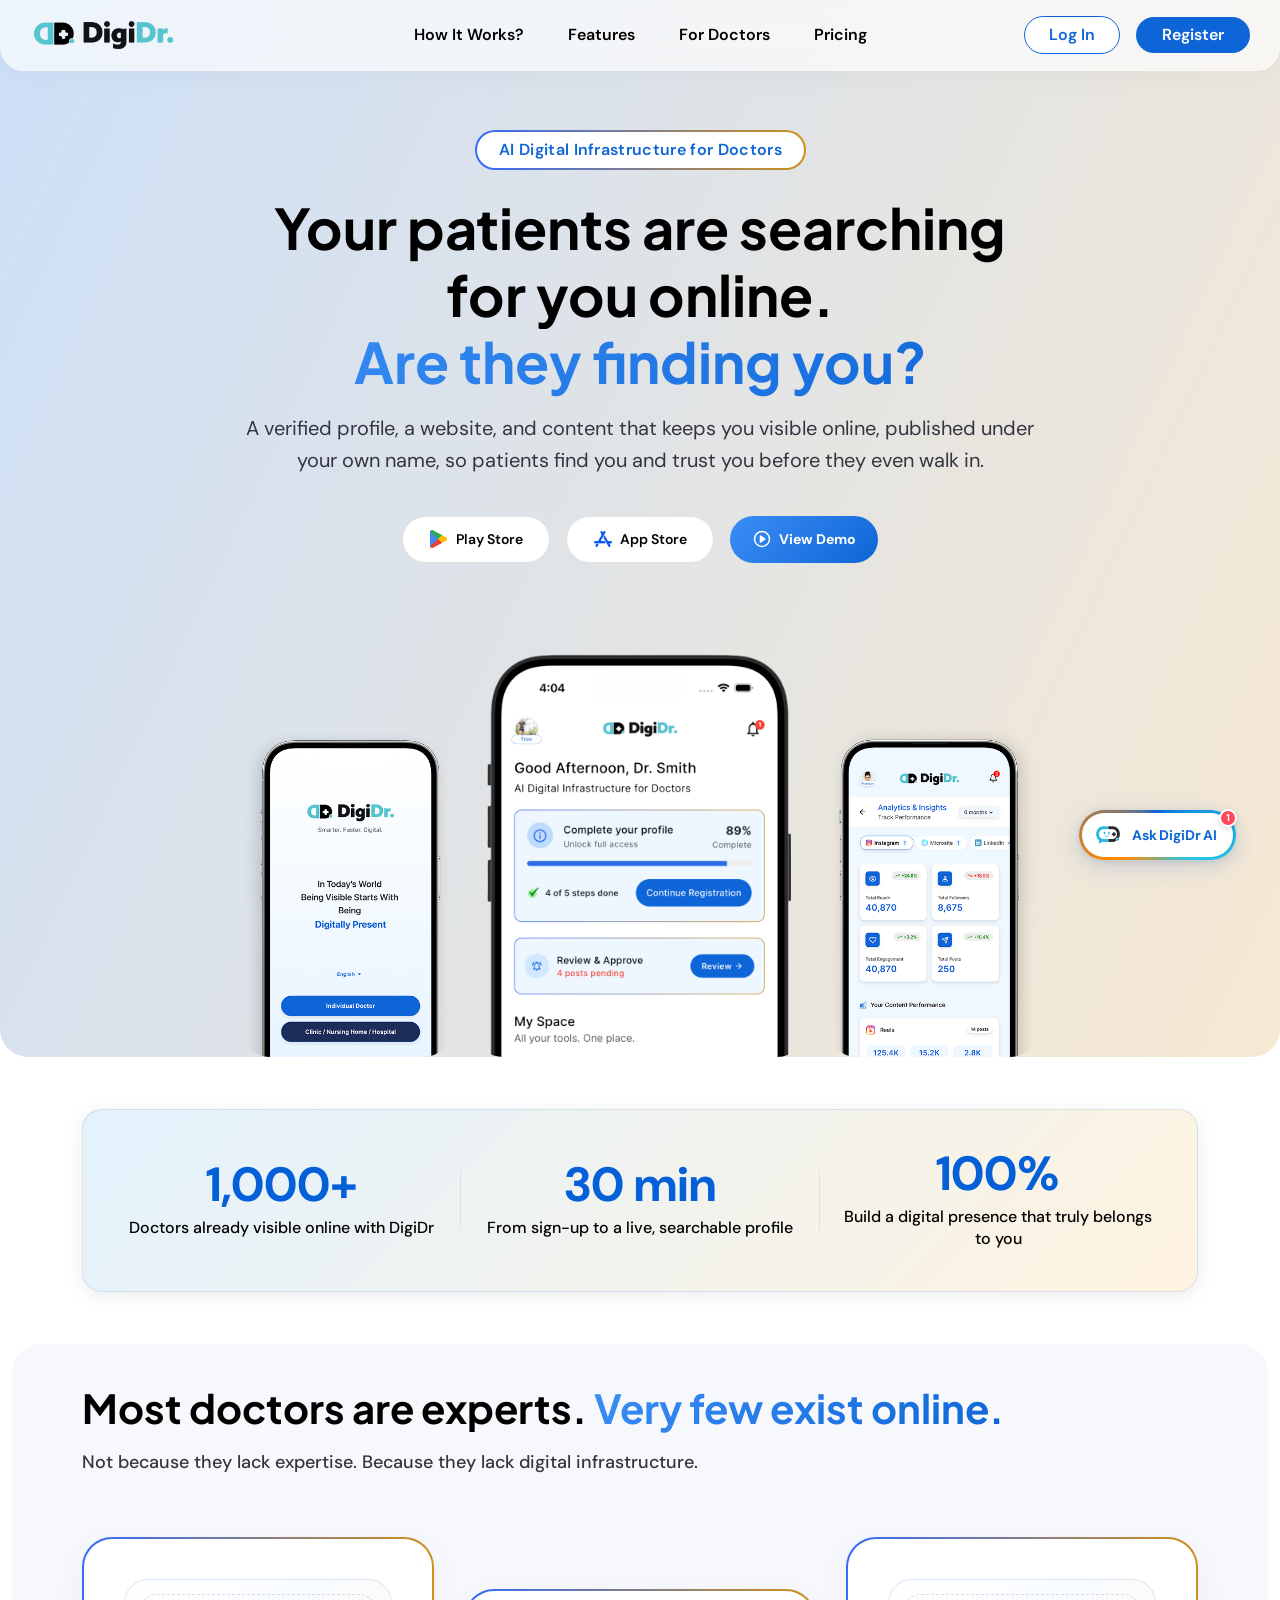
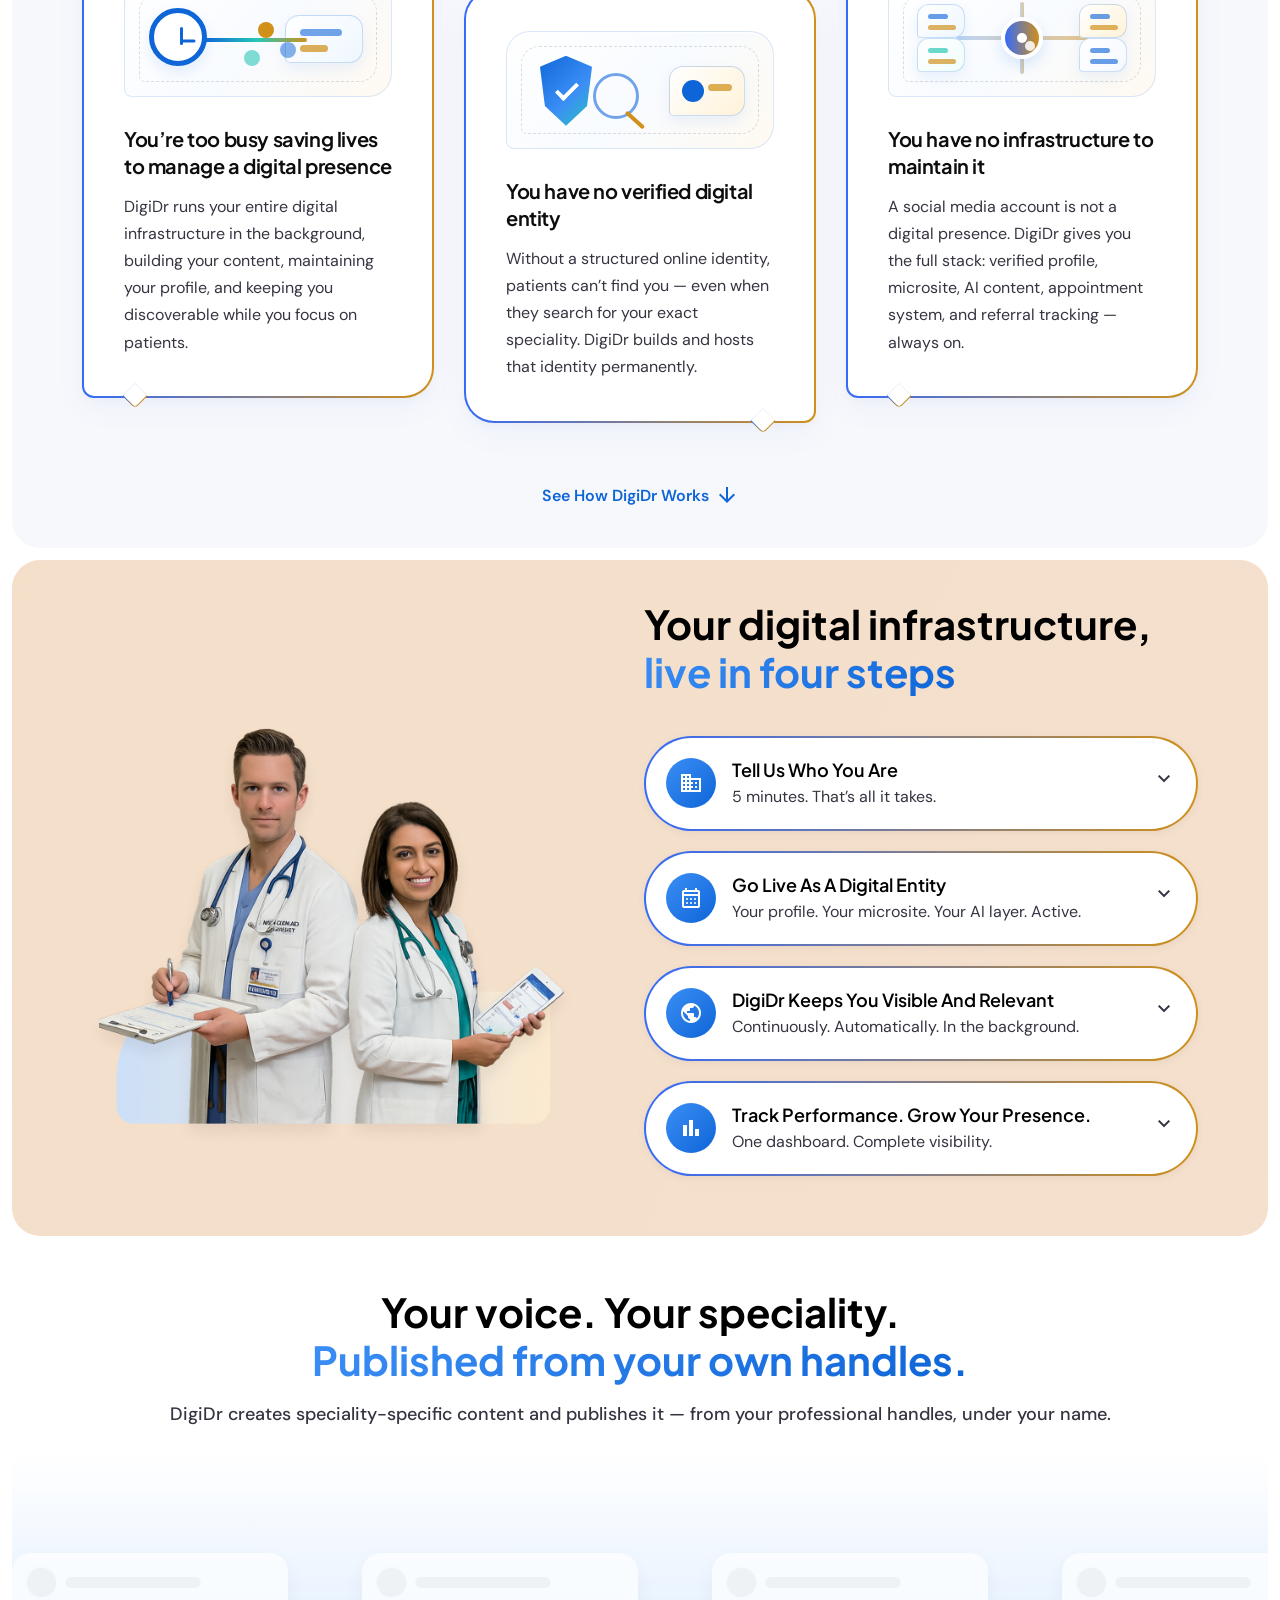
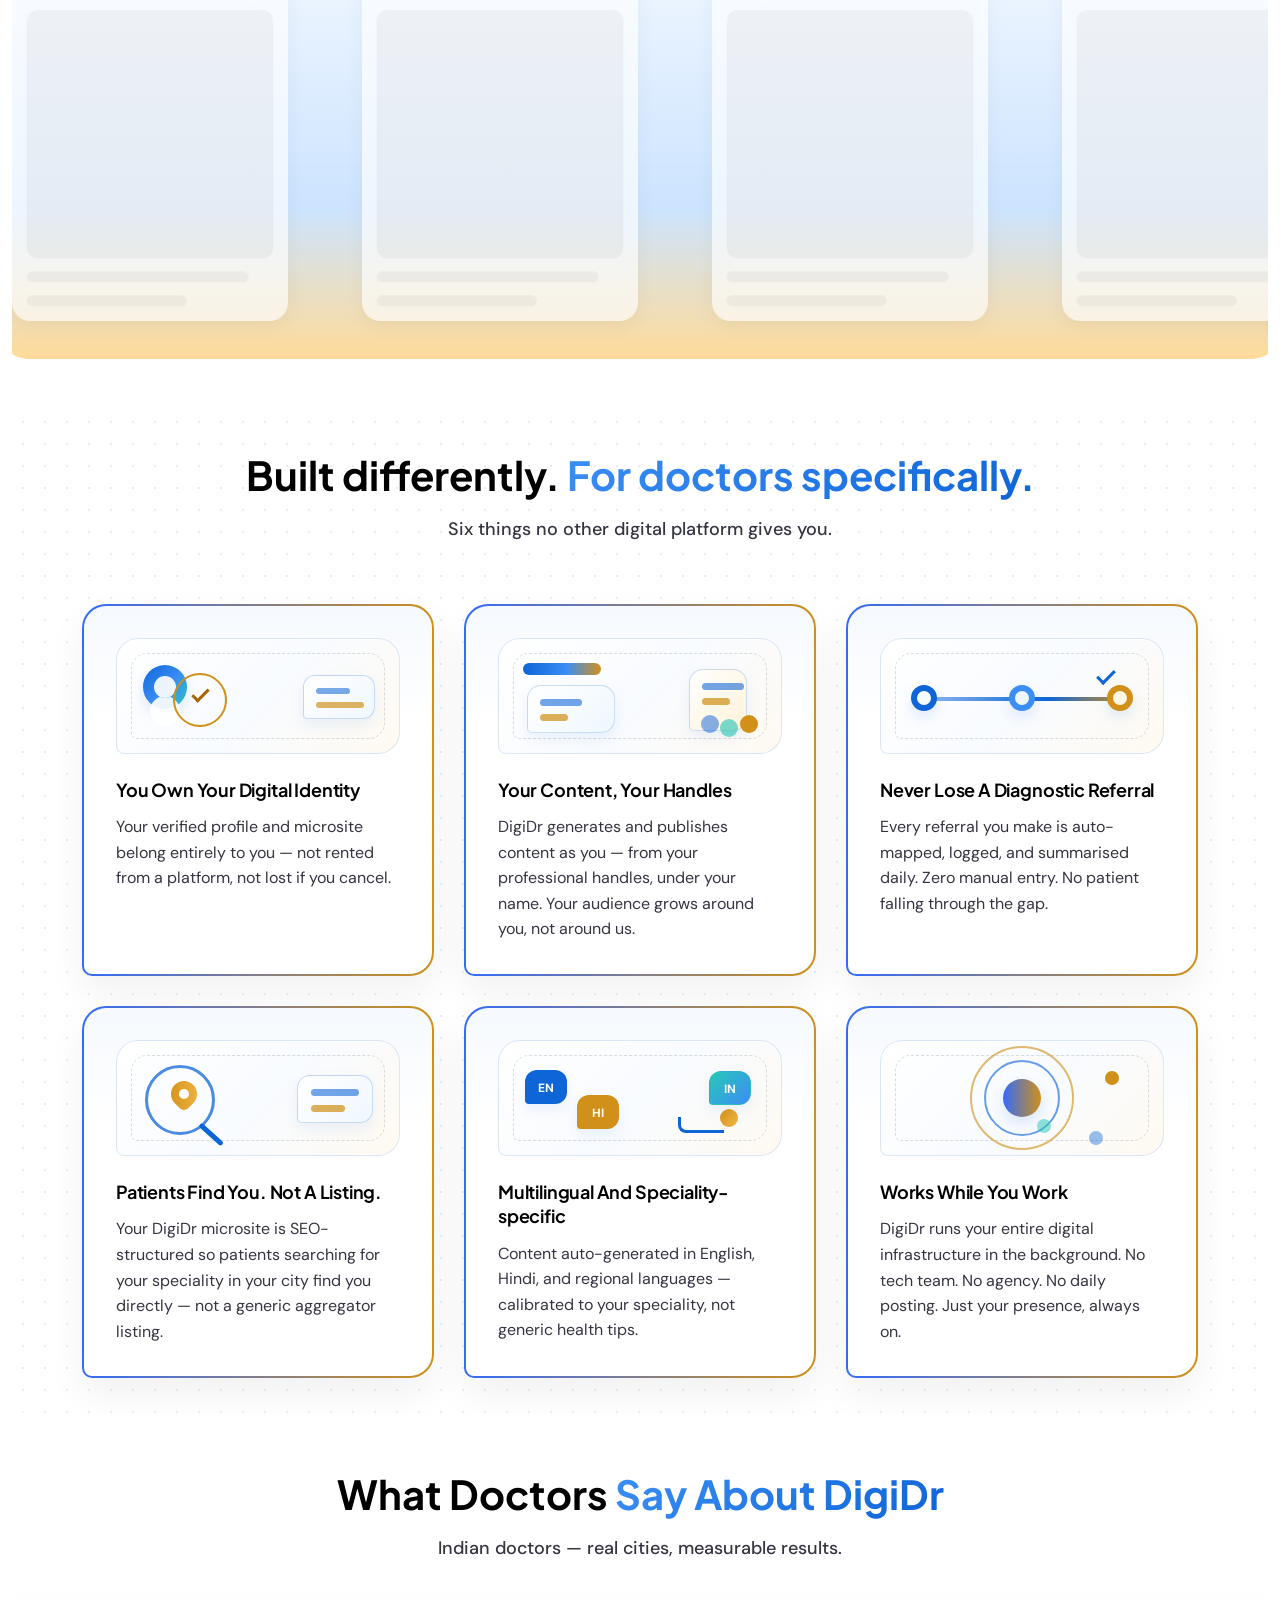
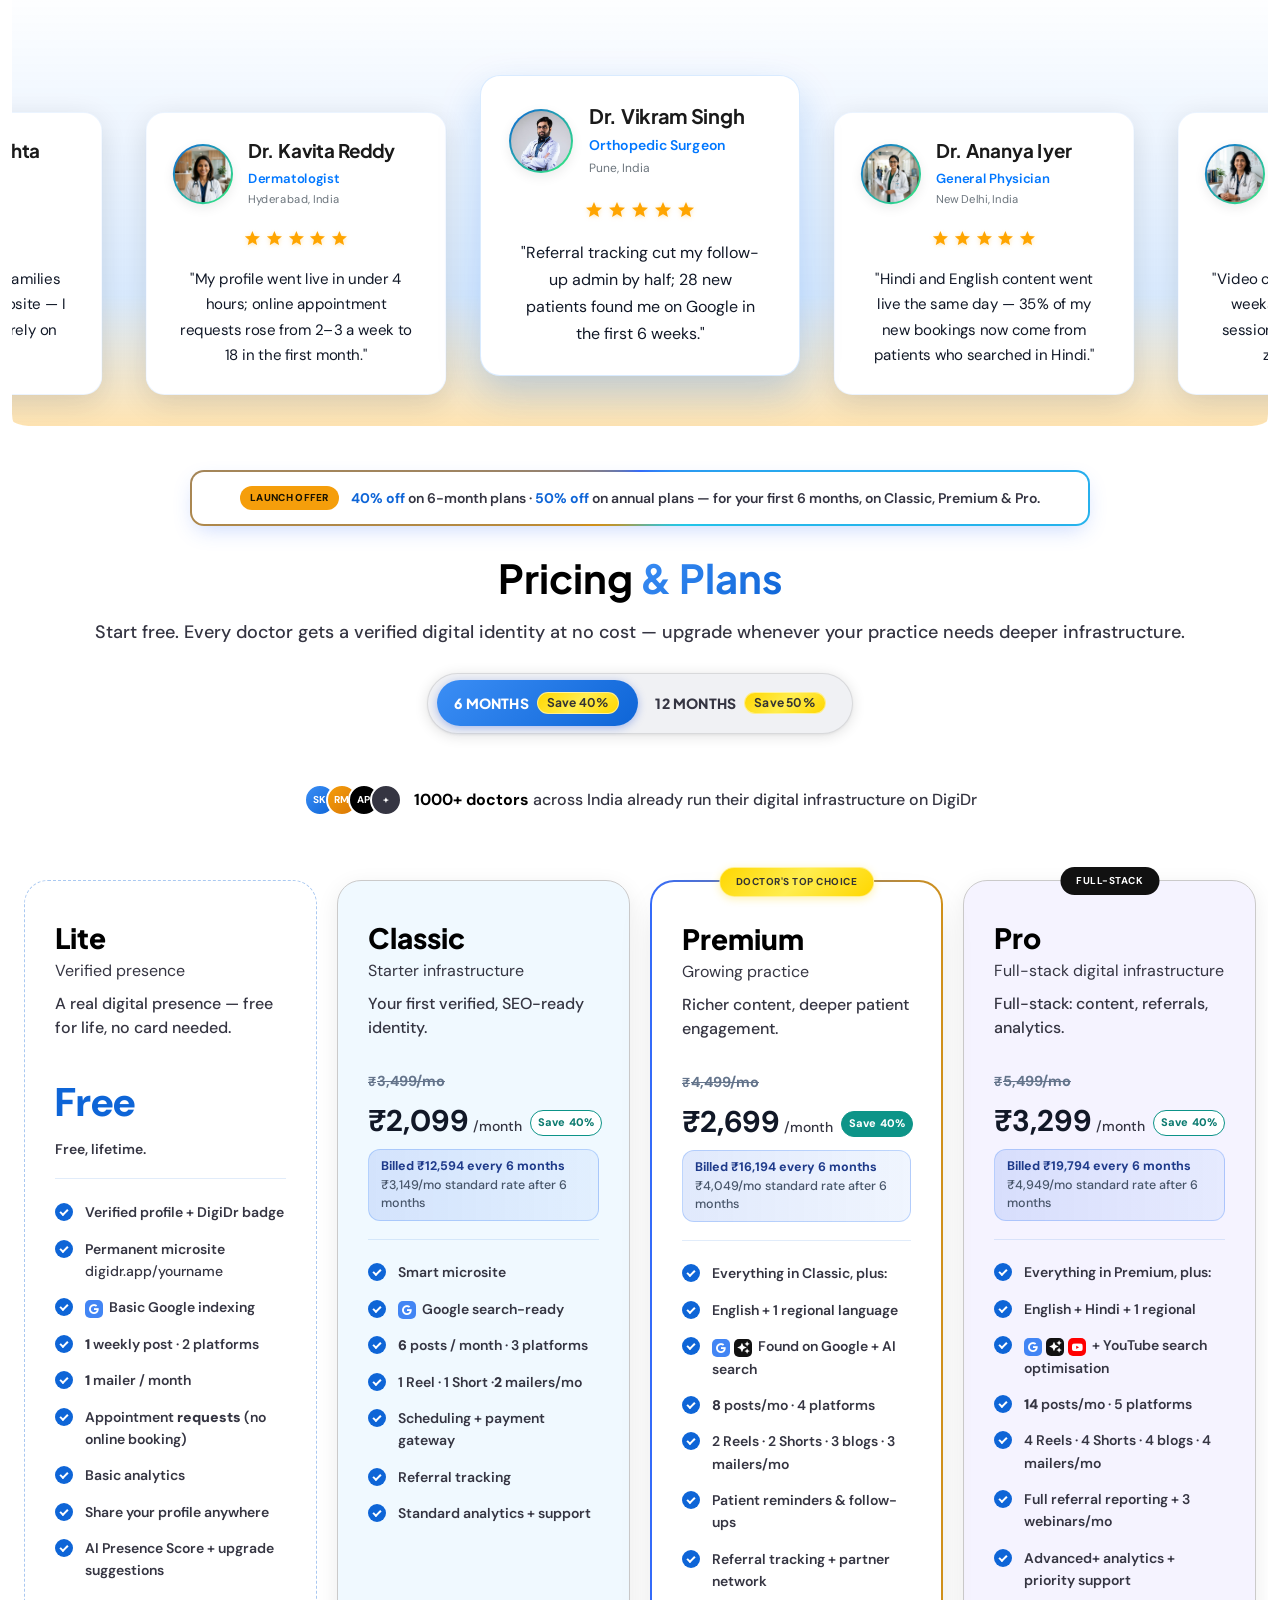
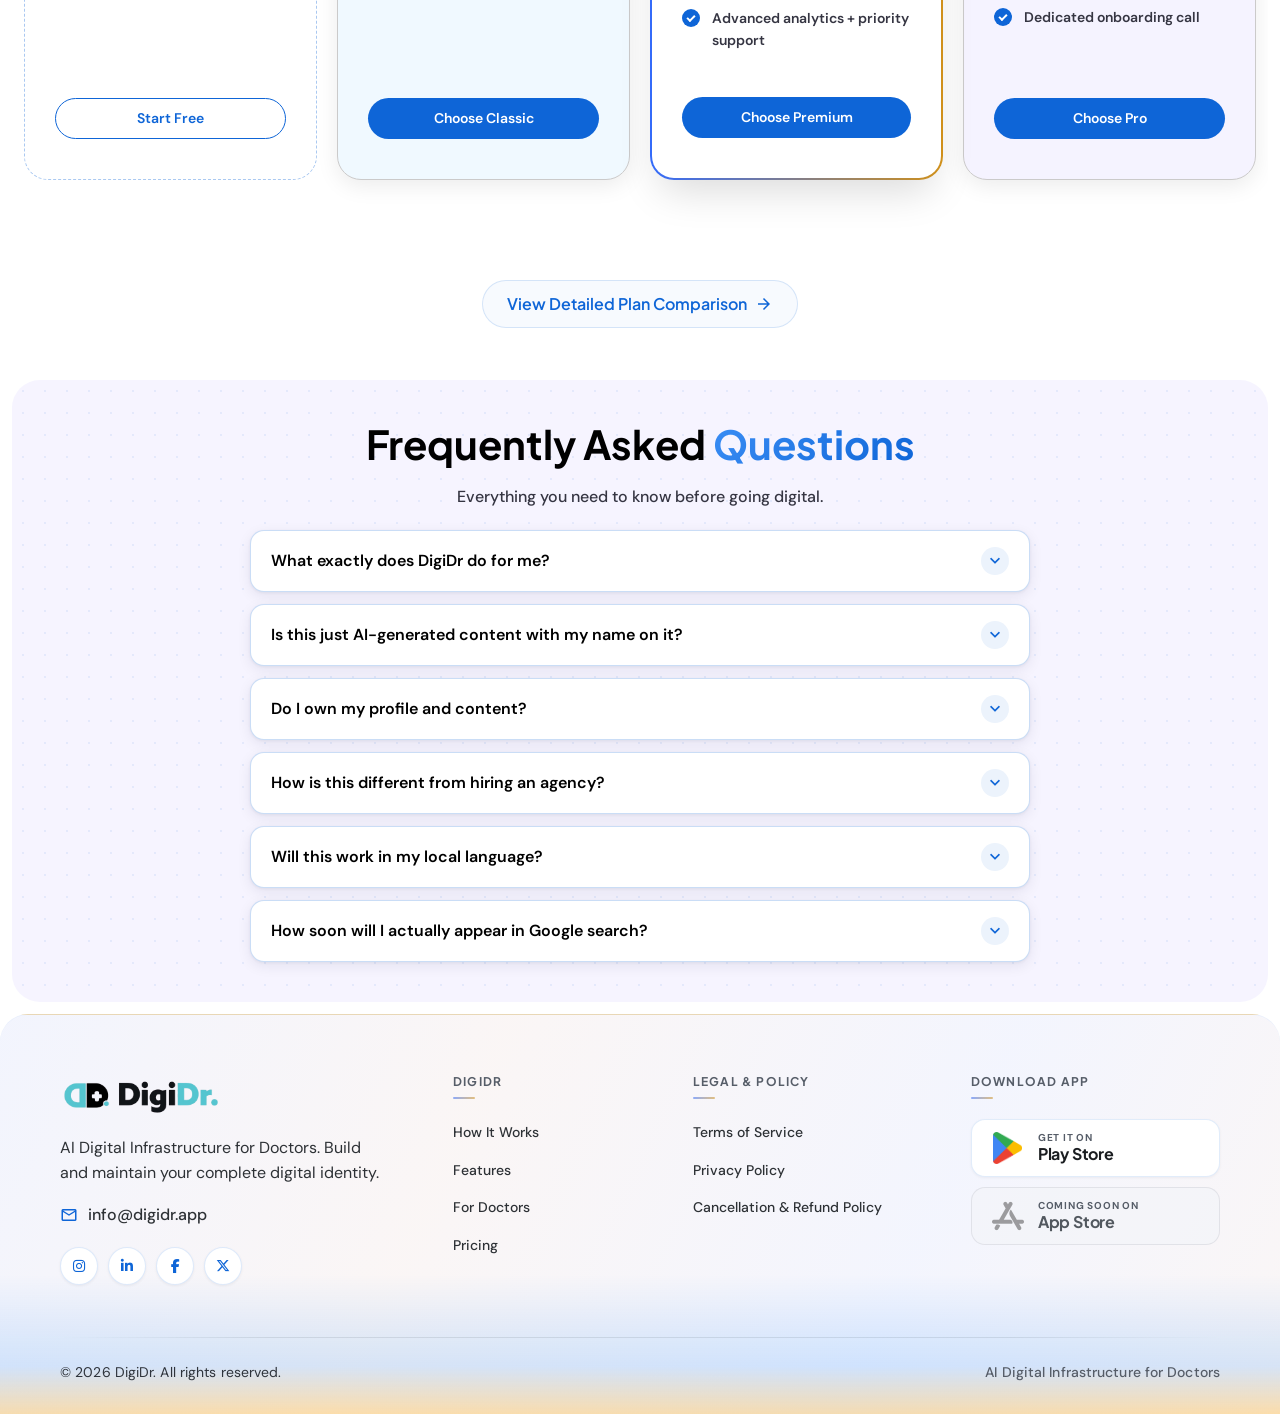
<file: index.html>
<!DOCTYPE html>
<html lang="en">
    
<head>
    <meta charset="UTF-8">
    <meta name="viewport" content="width=device-width, initial-scale=1.0">

    <!-- Google tag (gtag.js) -->
    <script async src="https://www.googletagmanager.com/gtag/js?id=G-EJND0R16D5"></script>
    <script>
        window.dataLayer = window.dataLayer || [];
        function gtag() { dataLayer.push(arguments); }
        gtag('js', new Date());
        gtag('config', 'G-EJND0R16D5');
    </script>

    <!-- Microsoft Clarity -->
    <script type="text/javascript">
        (function (c, l, a, r, i, t, y) {
            c[a] = c[a] || function () { (c[a].q = c[a].q || []).push(arguments) };
            t = l.createElement(r); t.async = 1; t.src = "https://www.clarity.ms/tag/" + i;
            y = l.getElementsByTagName(r)[0]; y.parentNode.insertBefore(t, y);
        })(window, document, "clarity", "script", "ykk3cb4rro");
    </script>

    <!-- Primary GEO Meta Tags -->
    <title>DigiDr | AI Digital Infrastructure for Doctors</title>
    <meta name="description"
        content="DigiDr helps doctors and clinics in India build their online presence, manage appointments, and grow their practice with modern technology.">
    <meta name="keywords"
        content="doctor platform, clinic management, online appointments, medical practice management, doctor website, patient management, doctor online profile, doctor website builder, digital presence for doctors, doctor visibility India, how to get more patients online, doctor SEO India, increase clinic appointments online, doctor Google ranking, best doctor near me, verified doctor profile, doctor credibility online, AI-powered digital presence platform for doctors, automated content and visibility management for medical practices">
    <meta name="robots" content="index, follow, max-image-preview:large">
    <link rel="canonical" href="https://digidr.app/">

    <!-- Open Graph Meta Tags -->
    <meta property="og:type" content="website">
    <meta property="og:site_name" content="DigiDr">
    <meta property="og:title" content="DigiDr - AI Digital Infrastructure for Doctors">
    <meta property="og:description"
        content="DigiDr builds your complete digital identity as a doctor: verified profile, smart microsite, AI content, and online appointment booking. Live within minutes. Free to start.">
    <meta property="og:url" content="https://digidr.app/">
    <meta property="og:image" content="https://digidr.app/img/digidr_og_image.jpg">
    <meta property="og:image:type" content="image/jpeg">
    <meta property="og:image:width" content="1200">
    <meta property="og:image:height" content="630">
    <meta property="og:image:alt" content="DigiDr - AI Digital Infrastructure for Doctors">


    <!-- Twitter Card Meta Tags -->
    <meta name="twitter:card" content="summary_large_image">
    <meta name="twitter:title" content="DigiDr - AI Digital Infrastructure for Doctors">
    <meta name="twitter:description"
        content="Transform your medical practice with DigiDr's comprehensive digital platform.">
    <meta name="twitter:image" content="https://digidr.app/img/digidr_og_image.jpg">

    <!-- Favicon -->
    <link rel="icon" type="image/x-icon" href="favicon/favicon.ico">

    <!-- Bootstrap CSS -->
    <link href="bootstrap-5.3.8-dist/css/bootstrap.min.css" rel="stylesheet">

    <!-- Google Symbols (Material Icons) -->
    <link rel="stylesheet"
        href="https://fonts.googleapis.com/css2?family=Material+Symbols+Outlined:opsz,wght,FILL,GRAD@20..48,100..700,0..1,-50..200" />

    <!-- Root Variables -->
    <link href="css/root.css" rel="stylesheet">

    <!-- Custom CSS -->
    <link href="css/style.css" rel="stylesheet">
    <link href="css/modal.css" rel="stylesheet">

    <!-- Navbar CSS -->
    <link href="css/navbar.css" rel="stylesheet">

    <!-- Footer CSS -->
    <link href="css/footer.css" rel="stylesheet">

    <!-- Font Awesome -->
    <link rel="stylesheet" href="https://cdnjs.cloudflare.com/ajax/libs/font-awesome/6.5.1/css/all.min.css">

    <!-- Chatbot Widget -->
    <link rel="stylesheet" href="css/chatbot.css">

    <script>
        (function () {
            if (window.location.hash !== '#contact') return;
            sessionStorage.setItem('digidrScrollToContact', '1');
            if ('scrollRestoration' in history) history.scrollRestoration = 'manual';
            history.replaceState(null, '', window.location.pathname + window.location.search);
        })();
    </script>

    <!-- Preferred image for Google Search / Discover thumbnails -->
    <script type="application/ld+json">
    {
        "@context": "https://schema.org",
        "@type": "WebPage",
        "url": "https://digidr.app/",
        "name": "DigiDr - Digital Healthcare Platform",
        "description": "DigiDr is a comprehensive digital healthcare platform helping doctors and clinics in India build their online presence, manage appointments, and grow their practice with modern technology.",
        "primaryImageOfPage": {
            "@type": "ImageObject",
            "url": "https://digidr.app/img/digidr_og_image.jpg",
            "width": 1200,
            "height": 630,
            "caption": "DigiDr - AI Digital Infrastructure for Doctors"
        },
        "isPartOf": {
            "@type": "WebSite",
            "name": "DigiDr",
            "url": "https://digidr.app/"
        }
    }
    </script>

    <!-- Organization identity: helps AI/answer engines resolve "DigiDr" as a specific entity -->
    <script type="application/ld+json">
    {
        "@context": "https://schema.org",
        "@type": "Organization",
        "@id": "https://digidr.app/#organization",
        "name": "DigiDr",
        "legalName": "DigiDr",
        "url": "https://digidr.app/",
        "logo": "https://digidr.app/img/logo.png",
        "description": "DigiDr is an AI-powered digital infrastructure platform for doctors and clinics in India, providing verified doctor profiles, smart microsites, AI-generated content, appointment booking, and patient engagement tools.",
        "sameAs": [
            "https://play.google.com/store/apps/details?id=com.wayindia.digidrapp"
        ],
        "areaServed": {
            "@type": "Country",
            "name": "India"
        },
        "knowsAbout": [
            "doctor digital identity",
            "medical practice management",
            "clinic appointment booking",
            "healthcare marketing automation",
            "doctor website builder",
            "doctor online profile",
            "digital presence for doctors",
            "doctor visibility India",
            "doctor SEO India",
            "doctor Google ranking",
            "verified doctor profile",
            "doctor credibility online",
            "AI-powered digital presence platform for doctors"
        ]
    }
    </script>

    <!-- WebSite + SearchAction -->
    <script type="application/ld+json">
    {
        "@context": "https://schema.org",
        "@type": "WebSite",
        "@id": "https://digidr.app/#website",
        "url": "https://digidr.app/",
        "name": "DigiDr",
        "publisher": { "@id": "https://digidr.app/#organization" },
        "inLanguage": "en-IN"
    }
    </script>

    <!-- FAQPage: AEO targeting for answer engines (ChatGPT, Perplexity, AI Overviews) -->
    <script type="application/ld+json">
    {
        "@context": "https://schema.org",
        "@type": "FAQPage",
        "mainEntity": [
            {
                "@type": "Question",
                "name": "How can doctors improve their online visibility?",
                "acceptedAnswer": {
                    "@type": "Answer",
                    "text": "Doctors improve their online visibility with a verified profile, a dedicated website, and content published under their own name that keeps them discoverable in search results. DigiDr builds and maintains this digital presence automatically, so patients find and trust doctors before they even walk in."
                }
            },
            {
                "@type": "Question",
                "name": "What is the best way for a doctor to get found online?",
                "acceptedAnswer": {
                    "@type": "Answer",
                    "text": "The best way for a doctor to get found online is to combine a verified, searchable profile with a professional website and consistent, speciality-relevant content. DigiDr sets this up for doctors in about 30 minutes, from sign-up to a live, searchable profile."
                }
            },
            {
                "@type": "Question",
                "name": "Do doctors need a website to get patients?",
                "acceptedAnswer": {
                    "@type": "Answer",
                    "text": "A website significantly increases a doctor's credibility and discoverability, since most patients search online before booking an appointment. DigiDr builds and manages this website as part of a doctor's complete digital presence."
                }
            },
            {
                "@type": "Question",
                "name": "How do doctors appear in Google search results?",
                "acceptedAnswer": {
                    "@type": "Answer",
                    "text": "Doctors appear in Google search results through a verified, well-structured profile and website with content published consistently under their own name. With DigiDr, most doctors are live and indexed within hours of signing up."
                }
            }
        ]
    }
    </script>

    <!-- SoftwareApplication: what DigiDr is, priced, for whom -->
    <script type="application/ld+json">
    {
        "@context": "https://schema.org",
        "@type": "SoftwareApplication",
        "name": "DigiDr",
        "applicationCategory": "BusinessApplication",
        "applicationSubCategory": "Healthcare Practice Management Software",
        "operatingSystem": "Android, Web",
        "description": "DigiDr builds and maintains a doctor's complete digital identity: a verified profile, AI-generated speciality content, a smart microsite, and integrated appointment booking with payments. Live within minutes, free to start.",
        "url": "https://digidr.app/",
        "publisher": { "@id": "https://digidr.app/#organization" },
        "offers": [
            {
                "@type": "Offer",
                "name": "Lite Plan",
                "price": "0",
                "priceCurrency": "INR",
                "url": "https://digidr.app/pricing.html",
                "category": "Free, forever verified digital identity for any doctor"
            },
            {
                "@type": "Offer",
                "name": "Classic Plan",
                "price": "2099",
                "priceCurrency": "INR",
                "billingIncrement": "P1M",
                "url": "https://digidr.app/pricing.html",
                "category": "Launch price for the first 6 months; standard rate ₹3,149/mo applies after"
            },
            {
                "@type": "Offer",
                "name": "Premium Plan",
                "price": "2699",
                "priceCurrency": "INR",
                "billingIncrement": "P1M",
                "url": "https://digidr.app/pricing.html",
                "category": "Launch price for the first 6 months; standard rate ₹4,049/mo applies after"
            },
            {
                "@type": "Offer",
                "name": "Pro Plan",
                "price": "3299",
                "priceCurrency": "INR",
                "billingIncrement": "P1M",
                "url": "https://digidr.app/pricing.html",
                "category": "Launch price for the first 6 months; standard rate ₹4,949/mo applies after"
            }
        ]
    }
    </script>
</head>

<body class="page-home">

    <div id="navbar-mount" data-nav-active="home"></div>
    <script src="js/navbar.js"></script>
    <script src="js/analytics.js"></script>


    <!-- Bootstrap JS -->
    <script src="bootstrap-5.3.8-dist/js/bootstrap.bundle.min.js"></script>

    <!-- Hero Section -->
    <section class="hero-section">
        <div class="hero-aurora" aria-hidden="true">
            <div class="hero-aurora__mesh">
                <div class="hero-aurora__blob hero-aurora__blob--blue">
                    <div class="hero-aurora__blob-inner"></div>
                </div>
                <div class="hero-aurora__blob hero-aurora__blob--orange">
                    <div class="hero-aurora__blob-inner"></div>
                </div>
            </div>
        </div>
        <div class="container">
            <div class="hero-content text-center hero-intro">
                <div class="hero-intro__badge-wrap">
                    <span class="badge">AI Digital Infrastructure for Doctors</span>
                </div>
                <h1 class="hero-intro__title">
                    <span class="hero-intro__line hero-intro__line--1">Your patients are searching for you online.</span>
                    <span class="hero-intro__line hero-intro__line--2 highlight"> Are they finding you?</span>
                </h1>
                <p class="subtitle hero-intro__subtitle">A verified profile, a website, and content that keeps you visible online, published under your own name, so patients find you and trust you before they even walk in.</p>

                <div class="hero-buttons hero-intro__actions">
                    <a href="https://play.google.com/store/apps/details?id=com.wayindia.digidrapp" class="btn btn-store"
                        data-store="play" aria-label="Get it on Google Play" target="_blank" rel="noopener noreferrer"
                        data-ga="cta_play_store">
                        <span class="btn-store-icon" aria-hidden="true">
                            <img src="img/play_store.png" alt="Google Play Store icon">
                        </span>
                        <span class="btn-store-text">Play Store</span>
                    </a>
                    <a href="javascript:void(0)" class="btn btn-store" data-store="app"
                        aria-label="App Store (Coming Soon)" data-ga="cta_app_store_soon">
                        <span class="btn-store-icon" aria-hidden="true">
                            <img src="img/app_store.png" alt="Apple App Store icon">
                        </span>
                        <span class="btn-store-text">App Store</span>
                    </a>
                    <a href="https://web.digidr.app/" class="btn btn-store" data-store="web"
                        aria-label="Open DigiDr on the web" data-ga="cta_view_demo_web">
                        <span class="btn-store-icon" aria-hidden="true">
                            <svg viewBox="0 0 24 24" fill="none" stroke="currentColor" stroke-width="2"
                                stroke-linecap="round" stroke-linejoin="round">
                                <circle cx="12" cy="12" r="10"></circle>
                                <polygon points="10 8 16 12 10 16 10 8" fill="currentColor"></polygon>
                            </svg>
                        </span>
                        <span class="btn-store-text">View Demo</span>
                    </a>
                    <!-- <a href="https://web.digidr.app/" class="btn btn-store" data-store="web"
                        aria-label="Open DigiDr on the web" target="_blank" rel="noopener noreferrer">
                        <span class="material-symbols-outlined">desktop_mac</span>
                        Web
                    </a> -->

                    <!-- <button class="btn btn-explore" data-open-mission-modal>
                        View Demo
                    </button> -->
                </div>

                <div class="phone-showcase hero-intro__phones">
                    <div class="phone phone-left">
                        <img src="img/Small Phone Left.png" alt="DigiDr App Preview">
                    </div>
                    <div class="phone phone-center">
                        <img src="img/Big Phone Center.png" alt="DigiDr App Main Screen">
                    </div>
                    <div class="phone phone-right">
                        <img src="img/Small Phone Right.png" alt="DigiDr Analytics">
                    </div>
                </div>
            </div>
        </div>
    </section>

    <!-- Statistics Section -->
    <section class="statistics-section">
        <div class="container">
            <div class="statistics-card">
                <div class="stat-item">
                    <div class="stat-number">1,000+</div>
                    <div class="stat-label">Doctors already visible online with DigiDr</div>
                </div>
                <div class="stat-divider"></div>
                <div class="stat-item">
                    <div class="stat-number">30 min</div>
                    <div class="stat-label">From sign-up to a live, searchable profile</div>
                </div>
                <div class="stat-divider"></div>
                <div class="stat-item">
                    <div class="stat-number">100%</div>
                    <div class="stat-label">Build a digital presence that truly belongs to you</div>
                </div>
            </div>
        </div>
    </section>

    <!-- Why Invisible Section -->
    <section class="why-invisible-section">
        <div class="container">
            <div class="section-header">
                <h3 class="section-title">
                    Most doctors are experts. <span class="highlight">Very few exist online.</span>
                </h3>
                <p class="section-subtitle">Not because they lack expertise. Because they lack digital infrastructure.
                </p>
            </div>
            <div class="reason-cards">
                <div class="reason-card" data-index="01">
                    <div class="reason-infographic busy-graphic" role="img"
                        aria-label="AI manages digital presence while doctor works">
                        <span class="time-dial"></span>
                        <span class="patient-card"></span>
                        <span class="automation-line"></span>
                        <span class="ai-spark-dot"></span>
                    </div>
                    <h3>You’re too busy saving lives to manage a digital presence</h3>
                    <p>DigiDr runs your entire digital infrastructure in the background, building your content,
                        maintaining your profile, and keeping you discoverable while you focus on patients.</p>
                </div>
                <div class="reason-card" data-index="02">
                    <div class="reason-infographic entity-graphic" role="img"
                        aria-label="Verified digital entity infographic">
                        <span class="entity-shield"></span>
                        <span class="entity-check"></span>
                        <span class="entity-profile-card"></span>
                        <span class="entity-search-ring"></span>
                    </div>
                    <h3>You have no verified digital entity</h3>
                    <p>Without a structured online identity, patients can’t find you — even when they search for your
                        exact speciality. DigiDr builds and hosts that identity permanently.</p>
                </div>
                <div class="reason-card" data-index="03">
                    <div class="reason-infographic infrastructure-graphic" role="img"
                        aria-label="Connected digital infrastructure infographic">
                        <span class="infra-connector infra-connector-horizontal"></span>
                        <span class="infra-connector infra-connector-vertical"></span>
                        <span class="infra-hub"></span>
                        <span class="infra-tile infra-tile-profile"></span>
                        <span class="infra-tile infra-tile-content"></span>
                        <span class="infra-tile infra-tile-appointments"></span>
                        <span class="infra-tile infra-tile-referrals"></span>
                    </div>
                    <h3>You have no infrastructure to maintain it</h3>
                    <p>A social media account is not a digital presence. DigiDr gives you the full stack: verified
                        profile, microsite, AI content, appointment system, and referral tracking — always on.</p>
                </div>
            </div>
            <div class="scroll-to-solution" data-scroll-target="#how-it-works" data-ga="scroll_to_how_it_works">
                <p class="scroll-to-solution-text">
                    See How DigiDr Works
                    <span class="material-symbols-outlined scroll-to-solution-arrow"
                        aria-hidden="true">arrow_downward</span>
                </p>
            </div>
        </div>
    </section>

    <!-- How DigiDr Works Section -->
    <section class="how-digidoctor-works-section" id="how-it-works">
        <div class="hero-aurora" aria-hidden="true">
            <div class="hero-aurora__mesh">
                <div class="hero-aurora__blob hero-aurora__blob--blue">
                    <div class="hero-aurora__blob-inner"></div>
                </div>
                <div class="hero-aurora__blob hero-aurora__blob--orange">
                    <div class="hero-aurora__blob-inner"></div>
                </div>
            </div>
        </div>
        <div class="container">
            <div class="works-content">
                <!-- Doctor Image on Left -->
                <div class="doctor-image-container">
                    <img src="img/doctors_img.png" alt="Doctor" class="doctor-image">
                </div>

                <!-- Pills Container on Right -->
                <div class="pills-container">
                    <h3 class="section-title">
                        Your digital infrastructure, <span class="highlight">live in four steps</span>
                    </h3>

                    <!-- Pill 1 -->
                    <div class="pill-menu">
                        <div class="pill-header" onclick="togglePill(this)">
                            <div class="pill-icon">
                                <span class="material-symbols-outlined">domain</span>
                            </div>
                            <div class="pill-text">
                                <h4>Tell Us Who You Are</h4>
                                <p>5 minutes. That’s all it takes.</p>
                            </div>
                            <div class="pill-chevron">
                                <span class="material-symbols-outlined">expand_more</span>
                            </div>
                        </div>
                        <div class="pill-content">
                            <p>Share your speciality, clinic details, and consultation preferences. DigiDr instantly
                                turns this into your verified doctor profile and smart microsite — no
                                forms to design, no website to build.</p>
                            <ul>
                                <li>Verified doctor profile created instantly</li>
                                <li>Smart microsite live with your speciality, location, and consultation details</li>
                                <li>Appointment scheduling configured and ready</li>
                                <li>Diagnostic referral tracking linked to your network</li>
                            </ul>
                            <!-- <p>Go live. Faster. Smarter. Digital.</p> -->
                        </div>
                    </div>

                    <!-- Pill 2 -->
                    <div class="pill-menu">
                        <div class="pill-header" onclick="togglePill(this)">
                            <div class="pill-icon">
                                <span class="material-symbols-outlined">calendar_month</span>
                            </div>
                            <div class="pill-text">
                                <h4>Go Live As A Digital Entity</h4>
                                <p>Your profile. Your microsite. Your AI layer. Active.</p>
                            </div>
                            <div class="pill-chevron">
                                <span class="material-symbols-outlined">expand_more</span>
                            </div>
                        </div>
                        <div class="pill-content">
                            <p>Your verified profile, microsite, and AI content layer go live — published from your own
                                professional handles under your name. Your audience, your authority, your identity.</p>
                            <ul>
                                <li>Content published to your own social handles</li>
                                <li>Patients can book appointments directly from your microsite</li>
                                <li>Your profile is indexed by Google within hours</li>
                                <li>Diagnostic referral tracking active from day one</li>
                            </ul>
                        </div>
                    </div>

                    <!-- Pill 3 -->
                    <div class="pill-menu">
                        <div class="pill-header" onclick="togglePill(this)">
                            <div class="pill-icon">
                                <span class="material-symbols-outlined">public</span>
                            </div>
                            <div class="pill-text">
                                <h4>DigiDr Keeps You Visible And Relevant</h4>
                                <p>Continuously. Automatically. In the background.</p>
                            </div>
                            <div class="pill-chevron">
                                <span class="material-symbols-outlined">expand_more</span>
                            </div>
                        </div>
                        <div class="pill-content">
                            <p>DigiDr continuously creates speciality-specific posts, reels, emailers, and blog
                                content — adjusted for your locality, patient base, and what patients are actively
                                searching for right now.</p>
                            <ul>
                                <li>Weekly speciality posts (plan-dependent)</li>
                                <li>Instagram Reels and YouTube ready</li>
                                <li>e-Mailers and Blogs for patients</li>
                                <li>Health awareness content aligned with disease days and seasonal trends</li>
                                <li>All content published from your own handles</li>
                            </ul>
                        </div>
                    </div>

                    <!-- Pill 4 -->
                    <div class="pill-menu">
                        <div class="pill-header" onclick="togglePill(this)">
                            <div class="pill-icon">
                                <span class="material-symbols-outlined">bar_chart</span>
                            </div>
                            <div class="pill-text">
                                <h4>Track Performance. Grow Your Presence.</h4>
                                <p>One dashboard. Complete visibility.</p>
                            </div>
                            <div class="pill-chevron">
                                <span class="material-symbols-outlined">expand_more</span>
                            </div>
                        </div>
                        <div class="pill-content">
                            <p>Your command centre shows exactly how patients are finding you — profile visits,
                                microsite traffic, content performance, and referral tracking — in one weekly summary.
                                No spreadsheets. Just clarity.</p>
                            <ul>
                                <li>Weekly summary: reach, engagement, and next steps</li>
                                <li>Microsite traffic and Google search visibility</li>
                                <li>Content performance by post type</li>
                                <li>Referral tracking summary</li>
                                <li>Growth trend over time</li>
                            </ul>
                            <p>Go live. Faster. Smarter. Digital.</p>
                        </div>
                    </div>
                </div>
            </div>
        </div>
    </section>

    <!-- Posts Carousel Section -->
    <section class="posts-carousel-section">
        <div class="container">
            <div class="carousel-header">
                <h3 class="section-title">
                    Your voice. Your speciality.<br>
                    <span class="highlight">Published from your own handles.</span>
                </h3>
                <p class="section-subtitle">DigiDr creates speciality-specific content and publishes it — from
                    your professional handles, under your name.</p>
            </div>
        </div>
        <div class="posts-carousel-container">
            <div class="posts-carousel-wrapper">
                <!-- Static post images replaced by live Facebook post widgets (see js/script.js)
                <div class="posts-carousel">
                    <div class="post-item">
                        <img src="img/twitter.png" alt="Twitter Post">
                    </div>
                    <div class="post-item">
                        <img src="img/teeth.png" alt="Teeth Post">
                    </div>
                    <div class="post-item">
                        <img src="img/drinking.png" alt="Drinking Post">
                    </div>
                    <div class="post-item">
                        <img src="img/facebook post.png" alt="Facebook Post">
                    </div>
                    <div class="post-item">
                        <img src="img/heart_day.png" alt="Heart Day Post">
                    </div>
                    <div class="post-item">
                        <img src="img/pneumonia.png" alt="Pneumonia Post">
                    </div>
                </div>
                -->
                <div class="posts-carousel is-loading" id="postsCarousel" aria-busy="true"
                     tabindex="0" role="region" aria-label="Recent posts from DigiDr doctors">
                    <span class="posts-carousel-status-sr" role="status">Loading posts from our doctors&hellip;</span>
                    <div class="post-item post-item-skeleton" aria-hidden="true">
                        <div class="post-item-body">
                            <div class="skeleton-line skeleton-avatar-row">
                                <span class="skeleton-avatar"></span>
                                <span class="skeleton-name"></span>
                            </div>
                            <div class="skeleton-block"></div>
                            <div class="skeleton-line skeleton-text-1"></div>
                            <div class="skeleton-line skeleton-text-2"></div>
                        </div>
                    </div>
                    <div class="post-item post-item-skeleton" aria-hidden="true">
                        <div class="post-item-body">
                            <div class="skeleton-line skeleton-avatar-row">
                                <span class="skeleton-avatar"></span>
                                <span class="skeleton-name"></span>
                            </div>
                            <div class="skeleton-block"></div>
                            <div class="skeleton-line skeleton-text-1"></div>
                            <div class="skeleton-line skeleton-text-2"></div>
                        </div>
                    </div>
                    <div class="post-item post-item-skeleton" aria-hidden="true">
                        <div class="post-item-body">
                            <div class="skeleton-line skeleton-avatar-row">
                                <span class="skeleton-avatar"></span>
                                <span class="skeleton-name"></span>
                            </div>
                            <div class="skeleton-block"></div>
                            <div class="skeleton-line skeleton-text-1"></div>
                            <div class="skeleton-line skeleton-text-2"></div>
                        </div>
                    </div>
                    <div class="post-item post-item-skeleton" aria-hidden="true">
                        <div class="post-item-body">
                            <div class="skeleton-line skeleton-avatar-row">
                                <span class="skeleton-avatar"></span>
                                <span class="skeleton-name"></span>
                            </div>
                            <div class="skeleton-block"></div>
                            <div class="skeleton-line skeleton-text-1"></div>
                            <div class="skeleton-line skeleton-text-2"></div>
                        </div>
                    </div>
                </div>
                <div class="posts-carousel-controls">
                    <button type="button" class="posts-carousel-nav posts-carousel-nav-prev"
                            aria-label="Previous posts" aria-controls="postsCarousel">
                        <span aria-hidden="true">&#10094;</span>
                    </button>
                    <button type="button" class="posts-carousel-nav posts-carousel-nav-next"
                            aria-label="Next posts" aria-controls="postsCarousel">
                        <span aria-hidden="true">&#10095;</span>
                    </button>
                </div>
            </div>
        </div>
    </section>

    <!-- Why Healthcare Professionals Love DigiDr Section -->
    <section class="why-love-digidoctor-section">
        <div class="container">
            <div class="section-header">
                <h3 class="section-title">Built differently. <span class="highlight">For doctors specifically.</span>
                </h3>
                <p class="section-subtitle">Six things no other digital platform gives you.</p>
            </div>

            <div class="love-cards-grid">
                <!-- Box 1 -->
                <div class="love-card">
                    <div class="card-infographic identity-graphic" role="img"
                        aria-label="Verified doctor identity infographic">
                        <span class="profile-node"></span>
                        <span class="verified-ring"></span>
                        <span class="site-card"></span>
                    </div>
                    <h4 class="love-card-title">You Own Your Digital Identity</h4>
                    <p class="love-card-description">Your verified profile and microsite belong entirely to you — not
                        rented from a platform, not lost if you cancel.</p>
                </div>

                <!-- Box 2 -->
                <div class="love-card">
                    <div class="card-infographic content-graphic" role="img"
                        aria-label="Content published from doctor handles infographic">
                        <span class="handle-line"></span>
                        <span class="post-card post-card-large"></span>
                        <span class="post-card post-card-small"></span>
                        <span class="audience-dot"></span>
                    </div>
                    <h4 class="love-card-title">Your Content, Your Handles</h4>
                    <p class="love-card-description">DigiDr generates and publishes content as you — from your
                        professional handles, under your name. Your audience grows around you, not around us.</p>
                </div>

                <!-- Box 3 -->
                <div class="love-card">
                    <div class="card-infographic referral-graphic" role="img"
                        aria-label="Referral tracking infographic">
                        <span class="referral-path"></span>
                        <span class="referral-node referral-start"></span>
                        <span class="referral-node referral-middle"></span>
                        <span class="referral-node referral-end"></span>
                        <span class="referral-check"></span>
                    </div>
                    <h4 class="love-card-title">Never Lose A Diagnostic Referral</h4>
                    <p class="love-card-description">Every referral you make is auto-mapped, logged, and summarised
                        daily. Zero manual entry. No patient falling through the gap.</p>
                </div>

                <!-- Box 4 -->
                <div class="love-card">
                    <div class="card-infographic discovery-graphic" role="img"
                        aria-label="Patient search discovery infographic">
                        <span class="search-orbit"></span>
                        <span class="map-pin"></span>
                        <span class="search-card"></span>
                    </div>
                    <h4 class="love-card-title">Patients Find You. Not A Listing.</h4>
                    <p class="love-card-description">Your DigiDr microsite is SEO-structured so patients searching for
                        your speciality in your city find you directly — not a generic aggregator listing.</p>
                </div>

                <!-- Box 5 -->
                <div class="love-card">
                    <div class="card-infographic language-graphic" role="img"
                        aria-label="Multilingual speciality content infographic">
                        <span class="language-chip chip-en">EN</span>
                        <span class="language-chip chip-hi">HI</span>
                        <span class="language-chip chip-rg">IN</span>
                        <span class="speciality-pulse"></span>
                    </div>
                    <h4 class="love-card-title">Multilingual And Speciality-specific</h4>
                    <p class="love-card-description">Content auto-generated in English, Hindi, and regional languages —
                        calibrated to your speciality, not generic health tips.</p>
                </div>

                <!-- Box 6 -->
                <div class="love-card">
                    <div class="card-infographic automation-graphic" role="img"
                        aria-label="Always-on automation infographic">
                        <span class="automation-core"></span>
                        <span class="automation-ring ring-one"></span>
                        <span class="automation-ring ring-two"></span>
                        <span class="automation-spark"></span>
                    </div>
                    <h4 class="love-card-title">Works While You Work</h4>
                    <p class="love-card-description">DigiDr runs your entire digital infrastructure in the
                        background. No tech team. No agency. No daily posting. Just your presence, always on.</p>
                </div>
            </div>
        </div>
    </section>

    <!-- Testimonials Section -->
    <section class="testimonials-section">
        <div class="container">
            <div class="section-header">
                <h3 class="section-title">What Doctors <span class="highlight">Say About DigiDr</span></h3>
                <p class="section-subtitle">Indian doctors — real cities, measurable results.</p>
            </div>
        </div>
        <div class="testimonials-carousel-container">
            <div class="testimonials-carousel-wrapper">
                <div class="testimonials-carousel">
                    <!-- Testimonial Card 1 -->
                    <div class="testimonial-card">
                        <div class="doctor-profile">
                            <div class="doctor-image">
                                <img src="img/avatar_priya_nair.png" alt="Dr. Priya Nair">
                            </div>
                            <div class="doctor-info">
                                <h4 class="doctor-name">Dr. Priya Nair</h4>
                                <p class="doctor-specialty">Cardiologist</p>
                                <p class="doctor-hospital">Bengaluru, India</p>
                            </div>
                        </div>
                        <div class="rating">
                            <span class="material-symbols-outlined star">star</span>
                            <span class="material-symbols-outlined star">star</span>
                            <span class="material-symbols-outlined star">star</span>
                            <span class="material-symbols-outlined star">star</span>
                            <span class="material-symbols-outlined star">star</span>
                        </div>
                        <div class="review-text">
                            "In three weeks my Google profile visits went from near-zero to 200+ a month."
                        </div>
                    </div>

                    <!-- Testimonial Card 2 -->
                    <div class="testimonial-card">
                        <div class="doctor-profile">
                            <div class="doctor-image">
                                <img src="img/avatar_arjun_mehta.png" alt="Dr. Arjun Mehta">
                            </div>
                            <div class="doctor-info">
                                <h4 class="doctor-name">Dr. Arjun Mehta</h4>
                                <p class="doctor-specialty">Pediatrician</p>
                                <p class="doctor-hospital">Mumbai, India</p>
                            </div>
                        </div>
                        <div class="rating">
                            <span class="material-symbols-outlined star">star</span>
                            <span class="material-symbols-outlined star">star</span>
                            <span class="material-symbols-outlined star">star</span>
                            <span class="material-symbols-outlined star">star</span>
                            <span class="material-symbols-outlined star">star</span>
                        </div>
                        <div class="review-text">
                            "In the first 30 days, 42 families booked through my microsite — I used to rely almost
                            entirely on walk-ins."
                        </div>
                    </div>

                    <!-- Testimonial Card 3 -->
                    <div class="testimonial-card">
                        <div class="doctor-profile">
                            <div class="doctor-image">
                                <img src="img/avatar_kavita_reddy.png" alt="Dr. Kavita Reddy">
                            </div>
                            <div class="doctor-info">
                                <h4 class="doctor-name">Dr. Kavita Reddy</h4>
                                <p class="doctor-specialty">Dermatologist</p>
                                <p class="doctor-hospital">Hyderabad, India</p>
                            </div>
                        </div>
                        <div class="rating">
                            <span class="material-symbols-outlined star">star</span>
                            <span class="material-symbols-outlined star">star</span>
                            <span class="material-symbols-outlined star">star</span>
                            <span class="material-symbols-outlined star">star</span>
                            <span class="material-symbols-outlined star">star</span>
                        </div>
                        <div class="review-text">
                            "My profile went live in under 4 hours; online appointment requests rose from 2–3 a week
                            to 18 in the first month."
                        </div>
                    </div>

                    <!-- Testimonial Card 4 -->
                    <div class="testimonial-card">
                        <div class="doctor-profile">
                            <div class="doctor-image">
                                <img src="img/doctor_male.jpg" alt="Dr. Vikram Singh">
                            </div>
                            <div class="doctor-info">
                                <h4 class="doctor-name">Dr. Vikram Singh</h4>
                                <p class="doctor-specialty">Orthopedic Surgeon</p>
                                <p class="doctor-hospital">Pune, India</p>
                            </div>
                        </div>
                        <div class="rating">
                            <span class="material-symbols-outlined star">star</span>
                            <span class="material-symbols-outlined star">star</span>
                            <span class="material-symbols-outlined star">star</span>
                            <span class="material-symbols-outlined star">star</span>
                            <span class="material-symbols-outlined star">star</span>
                        </div>
                        <div class="review-text">
                            "Referral tracking cut my follow-up admin by half; 28 new patients found me on Google in
                            the first 6 weeks."
                        </div>
                    </div>

                    <!-- Testimonial Card 5 -->
                    <div class="testimonial-card">
                        <div class="doctor-profile">
                            <div class="doctor-image">
                                <img src="img/avatar_ananya_iyer.png" alt="Dr. Ananya Iyer">
                            </div>
                            <div class="doctor-info">
                                <h4 class="doctor-name">Dr. Ananya Iyer</h4>
                                <p class="doctor-specialty">General Physician</p>
                                <p class="doctor-hospital">New Delhi, India</p>
                            </div>
                        </div>
                        <div class="rating">
                            <span class="material-symbols-outlined star">star</span>
                            <span class="material-symbols-outlined star">star</span>
                            <span class="material-symbols-outlined star">star</span>
                            <span class="material-symbols-outlined star">star</span>
                            <span class="material-symbols-outlined star">star</span>
                        </div>
                        <div class="review-text">
                            "Hindi and English content went live the same day — 35% of my new bookings now come from
                            patients who searched in Hindi."
                        </div>
                    </div>

                    <!-- Testimonial Card 6 -->
                    <div class="testimonial-card">
                        <div class="doctor-profile">
                            <div class="doctor-image">
                                <img src="img/avatar_meera_joshi.png" alt="Dr. Meera Joshi">
                            </div>
                            <div class="doctor-info">
                                <h4 class="doctor-name">Dr. Meera Joshi</h4>
                                <p class="doctor-specialty">Gynaecologist</p>
                                <p class="doctor-hospital">Chennai, India</p>
                            </div>
                        </div>
                        <div class="rating">
                            <span class="material-symbols-outlined star">star</span>
                            <span class="material-symbols-outlined star">star</span>
                            <span class="material-symbols-outlined star">star</span>
                            <span class="material-symbols-outlined star">star</span>
                            <span class="material-symbols-outlined star">star</span>
                        </div>
                        <div class="review-text">
                            "Video consult slots filled within 2 weeks of launch — 24 online sessions in month one,
                            up from zero before DigiDr."
                        </div>
                    </div>
                </div>
            </div>
        </div>
    </section>

    <section class="pricing-section" id="pricing">
        <div class="container">

            <div class="pricing-launch-banner">
                <span class="pricing-launch-banner__tag">Launch offer</span>
                <span><strong>40% off</strong> on 6-month plans &middot; <strong>50% off</strong> on annual plans
                    &mdash; for your first 6 months, on Classic, Premium &amp; Pro.</span>
            </div>

            <div class="text-center">
                <h2 class="section-title">Pricing <span class="text-highlight-blue">& Plans</span></h2>
                <p class="section-subtitle">Start free. Every doctor gets a verified digital identity at no cost —
                    upgrade whenever your practice needs deeper infrastructure.</p>
            </div>

            <div class="pricing-toggle-container">
                <div class="pricing-toggle-wrapper">
                    <span class="pricing-toggle-thumb" aria-hidden="true"></span>
                    <button class="toggle-btn active" id="sixMonthBtn" type="button">
                        <span>6 MONTHS</span>
                        <span class="yearly-badge">Save 40%</span>
                    </button>
                    <button class="toggle-btn toggle-btn-yearly" id="twelveMonthBtn" type="button">
                        <span>12 MONTHS</span>
                        <span class="yearly-badge">Save 50%</span>
                    </button>
                </div>
            </div>

            <div class="pricing-proof-strip">
                <div class="proof-avatars">
                    <span>SK</span>
                    <span>RM</span>
                    <span>AP</span>
                    <span>+</span>
                </div>
                <p class="pricing-proof-text"><strong>1000+ doctors</strong> across India already run their digital
                    infrastructure on DigiDr</p>
            </div>

            <div class="row gy-4 gx-lg-4 align-items-stretch mt-40">
                <div class="col-lg-3">
                    <div class="pricing-card pricing-card--lite">
                        <h3 class="plan-name">Lite</h3>
                        <span class="plan-subtitle">Verified presence</span>
                        <p class="plan-description">A real digital presence — free for life, no card needed.</p>

                        <div class="price-tag">
                            <div class="price-line-with-label">
                                <div class="price-line">
                                    <span class="price-free-value">Free</span>
                                </div>
                            </div>
                            <p class="price-forever">Free, lifetime.</p>
                        </div>

                        <ul class="features-list">
                            <li><span class="check-icon"></span>Verified profile + DigiDr badge</li>
                            <li><span class="check-icon"></span><span class="feat-with-icons">Permanent microsite <span class="lite-domain">digidr.app/yourname</span></span></li>
                            <li><span class="check-icon"></span><span class="feat-with-icons"><span class="channel-icons"><span class="channel-icon channel-icon--google"><i class="fa-brands fa-google"></i></span></span>Basic Google indexing</span></li>
                            <li><span class="check-icon"></span><strong>1</strong>&nbsp;weekly post · 2 platforms</li>
                            <li><span class="check-icon"></span><strong>1</strong>&nbsp;mailer / month</li>
                            <li><span class="check-icon"></span><span class="feat-with-icons">Appointment <strong>requests</strong> (no online booking)</span></li>
                            <li><span class="check-icon"></span>Basic analytics</li>
                            <li><span class="check-icon"></span>Share your profile anywhere</li>
                            <li><span class="check-icon"></span>AI Presence Score + upgrade suggestions</li>
                        </ul>

                        <button class="btn btn-dark-custom" type="button" data-download-modal-open data-ga="cta_start_free_lite">Start Free</button>
                    </div>
                </div>

                <div class="col-lg-3">
                    <div class="pricing-card pricing-card--classic">
                        <h3 class="plan-name">Classic</h3>
                        <span class="plan-subtitle">Starter infrastructure</span>
                        <p class="plan-description">Your first verified, SEO-ready identity.</p>

                        <div class="price-tag">
                            <p class="price-was"><span class="price-was-currency">₹</span><span class="price-was-amount">3,499</span>/mo</p>
                            <div class="price-line-with-label">
                                <div class="price-line">
                                    <span class="price-currency">₹</span>
                                    <span class="price-value" data-monthly="3,499" data-plan="classic">2,099</span>
                                    <span class="price-period">/month</span>
                                </div>
                                <span class="price-save-badge">Save 40%</span>
                            </div>
                            <p class="price-annual-save"><span class="billed-line">Billed ₹12,594 every 6 months</span><span class="standard-rate-line">₹3,149/mo standard rate after 6 months</span></p>
                        </div>

                        <ul class="features-list">
                            <li><span class="check-icon"></span>Smart microsite</li>
                            <li><span class="check-icon"></span><span class="feat-with-icons"><span class="channel-icons"><span class="channel-icon channel-icon--google"><i class="fa-brands fa-google"></i></span></span>Google search-ready</span></li>
                            <li><span class="check-icon"></span><strong>6</strong>&nbsp;posts / month · 3 platforms</li>
                            <li><span class="check-icon"></span>1 Reel · 1 Short · <strong>2</strong>&nbsp;mailers/mo</li>
                            <li><span class="check-icon"></span>Scheduling + payment gateway</li>
                            <li><span class="check-icon"></span>Referral tracking</li>
                            <li><span class="check-icon"></span>Standard analytics + support</li>
                        </ul>

                        <button class="btn btn-blue-custom" type="button" data-download-modal-open data-ga="cta_start_trial_classic">Choose Classic</button>
                    </div>
                </div>

                <div class="col-lg-3 pricing-card-wrapper-highlighted">
                    <div class="pricing-card highlighted">
                        <div class="doctors-choice-badge">DOCTOR'S TOP CHOICE</div>

                        <h3 class="plan-name">Premium</h3>
                        <span class="plan-subtitle">Growing practice</span>
                        <p class="plan-description">Richer content, deeper patient engagement.</p>

                        <div class="price-tag">
                            <p class="price-was"><span class="price-was-currency">₹</span><span class="price-was-amount">4,499</span>/mo</p>
                            <div class="price-line-with-label">
                                <div class="price-line">
                                    <span class="price-currency">₹</span>
                                    <span class="price-value" data-monthly="4,499" data-plan="premium">2,699</span>
                                    <span class="price-period">/month</span>
                                </div>
                                <span class="price-save-badge">Save 40%</span>
                            </div>
                            <p class="price-annual-save"><span class="billed-line">Billed ₹16,194 every 6 months</span><span class="standard-rate-line">₹4,049/mo standard rate after 6 months</span></p>
                        </div>

                        <ul class="features-list">
                            <li><span class="check-icon"></span>Everything in Classic, plus:</li>
                            <li><span class="check-icon"></span>English + 1 regional language</li>
                            <li><span class="check-icon"></span><span class="feat-with-icons"><span class="channel-icons"><span class="channel-icon channel-icon--google"><i class="fa-brands fa-google"></i></span><span class="channel-icon channel-icon--ai"><span class="material-symbols-outlined">auto_awesome</span></span></span>Found on Google + AI search</span></li>
                            <li><span class="check-icon"></span><strong>8</strong>&nbsp;posts/mo · 4 platforms</li>
                            <li><span class="check-icon"></span>2 Reels · 2 Shorts · 3 blogs · 3 mailers/mo</li>
                            <li><span class="check-icon"></span>Patient reminders &amp; follow-ups</li>
                            <li><span class="check-icon"></span>Referral tracking + partner network</li>
                            <li><span class="check-icon"></span>Advanced analytics + priority support</li>
                        </ul>

                        <button class="btn btn-blue-custom" type="button" data-download-modal-open data-ga="cta_start_trial_premium">Choose Premium</button>
                    </div>
                </div>

                <div class="col-lg-3">
                    <div class="pricing-card pricing-card--pro">
                        <div class="full-stack-badge">Full-stack</div>
                        <h3 class="plan-name">Pro</h3>
                        <span class="plan-subtitle">Full-stack digital infrastructure</span>
                        <p class="plan-description">Full-stack: content, referrals, analytics.</p>

                        <div class="price-tag">
                            <p class="price-was"><span class="price-was-currency">₹</span><span class="price-was-amount">5,499</span>/mo</p>
                            <div class="price-line-with-label">
                                <div class="price-line">
                                    <span class="price-currency">₹</span>
                                    <span class="price-value" data-monthly="5,499" data-plan="pro">3,299</span>
                                    <span class="price-period">/month</span>
                                </div>
                                <span class="price-save-badge">Save 40%</span>
                            </div>
                            <p class="price-annual-save"><span class="billed-line">Billed ₹19,794 every 6 months</span><span class="standard-rate-line">₹4,949/mo standard rate after 6 months</span></p>
                        </div>

                        <ul class="features-list">
                            <li><span class="check-icon"></span>Everything in Premium, plus:</li>
                            <li><span class="check-icon"></span>English + Hindi + 1 regional</li>
                            <li><span class="check-icon"></span><span class="feat-with-icons"><span class="channel-icons"><span class="channel-icon channel-icon--google"><i class="fa-brands fa-google"></i></span><span class="channel-icon channel-icon--ai"><span class="material-symbols-outlined">auto_awesome</span></span><span class="channel-icon channel-icon--youtube"><i class="fa-brands fa-youtube"></i></span></span>+ YouTube search optimisation</span></li>
                            <li><span class="check-icon"></span><strong>14</strong>&nbsp;posts/mo · 5 platforms</li>
                            <li><span class="check-icon"></span>4 Reels · 4 Shorts · 4 blogs · 4 mailers/mo</li>
                            <li><span class="check-icon"></span>Full referral reporting + 3 webinars/mo</li>
                            <li><span class="check-icon"></span>Advanced+ analytics + priority support</li>
                            <li><span class="check-icon"></span>Dedicated onboarding call</li>
                        </ul>

                        <button class="btn btn-blue-custom" type="button" data-download-modal-open data-ga="cta_start_trial_pro">Choose Pro</button>
                    </div>
                </div>
            </div>

            <div class="pricing-detail-link-container">
                <a href="pricing.html" class="pricing-detail-link" data-ga="cta_view_plan_comparison">
                    View Detailed Plan Comparison
                    <span class="material-symbols-outlined" aria-hidden="true">arrow_forward</span>
                </a>
            </div>
        </div>
    </section>

    <!-- <section class="go-digital-section" id="contact">
        <div class="container">
            <div class="go-digital-header">
                <h2 class="go-digital-title">Go Digital <span class="text-highlight-blue">Today</span></h2>
            </div>

            <div class="go-digital-card">
                <div class="row g-0 align-items-stretch">
                    <div class="col-lg-7">
                        <form class="go-digital-form" action="#" method="post">
                            <div class="row">
                                <div class="col-md-6">
                                    <div class="go-digital-field">
                                        <label class="go-digital-label" for="goDigitalFullName">Full Name</label>
                                        <input class="go-digital-input" id="goDigitalFullName" name="fullName" type="text" placeholder="Sarah Smith" required>
                                    </div>
                                </div>

                                <div class="col-md-6">
                                    <div class="go-digital-field">
                                        <label class="go-digital-label" for="goDigitalClinic">Hospital/Clinic Name</label>
                                        <input class="go-digital-input" id="goDigitalClinic" name="clinicName" type="text" placeholder="Apollo Hospitals" required>
                                    </div>
                                </div>

                                <div class="col-md-6">
                                    <div class="go-digital-field">
                                        <label class="go-digital-label" for="goDigitalEmail">Email</label>
                                        <input class="go-digital-input" id="goDigitalEmail" name="email" type="email" placeholder="xyz@gmail.com" required>
                                    </div>
                                </div>

                                <div class="col-md-6">
                                    <div class="go-digital-field">
                                        <label class="go-digital-label" for="goDigitalPhone">Phone Number</label>
                                        <input class="go-digital-input" id="missionPhone" name="phone" type="tel" placeholder="+123456789" pattern="[0-9+]+" maxlength="14" oninput="this.value = this.value.replace(/[^0-9+]/g, '');" required>
                                    </div>
                                </div>
                            </div>

                            <div class="go-digital-actions">
                                <button class="go-digital-btn go-digital-btn-primary" type="submit">
                                    <span class="material-symbols-outlined">arrow_forward</span>
                                    Book A Free Demo
                                </button>
                                <button class="go-digital-btn go-digital-btn-outline" type="button">
                                    <span class="material-symbols-outlined">download</span>
                                    Download App
                                </button>
                            </div>
                        </form>
                    </div>

                    <div class="col-lg-5">
                        <div class="go-digital-image">
                            <img src="img/welcome_screen.png" alt="DigiDr App Preview">
                        </div>
                    </div>
                </div>
            </div>
        </div>
    </section> -->
    <section class="faq-section" id="faq">
        <div class="container">
            <div class="section-header">
                <h3 class="section-title">Frequently Asked <span class="highlight">Questions</span></h3>
                <p class="section-subtitle">Everything you need to know before going digital.</p>
            </div>

            <div class="faq-accordion">
                <div class="faq-item">
                    <button class="faq-q" type="button" aria-expanded="false">
                        <span class="faq-q-text">What exactly does DigiDr do for me?</span>
                        <span class="material-symbols-outlined faq-icon" aria-hidden="true">expand_more</span>
                    </button>
                    <div class="faq-a">
                        <p>We build and maintain your online profile, website, and content, so patients can find and trust you, without you having to manage any of it yourself.</p>
                    </div>
                </div>
                <div class="faq-item">
                    <button class="faq-q" type="button" aria-expanded="false">
                        <span class="faq-q-text">Is this just AI-generated content with my name on it?</span>
                        <span class="material-symbols-outlined faq-icon" aria-hidden="true">expand_more</span>
                    </button>
                    <div class="faq-a">
                        <p>Your content is generated to match your speciality and voice, and always published under your name. Think of it as a digital assistant handling the busywork, not replacing your judgment or voice.</p>
                    </div>
                </div>
                <div class="faq-item">
                    <button class="faq-q" type="button" aria-expanded="false">
                        <span class="faq-q-text">Do I own my profile and content?</span>
                        <span class="material-symbols-outlined faq-icon" aria-hidden="true">expand_more</span>
                    </button>
                    <div class="faq-a">
                        <p>Yes. Everything is published under your name and handles. If you ever leave DigiDr, it's yours to keep.</p>
                    </div>
                </div>
                <div class="faq-item">
                    <button class="faq-q" type="button" aria-expanded="false">
                        <span class="faq-q-text">How is this different from hiring an agency?</span>
                        <span class="material-symbols-outlined faq-icon" aria-hidden="true">expand_more</span>
                    </button>
                    <div class="faq-a">
                        <p>An agency needs briefs, meetings, and monthly retainers. DigiDr runs continuously in the background; no ongoing management is needed from you.</p>
                    </div>
                </div>
                <div class="faq-item">
                    <button class="faq-q" type="button" aria-expanded="false">
                        <span class="faq-q-text">Will this work in my local language?</span>
                        <span class="material-symbols-outlined faq-icon" aria-hidden="true">expand_more</span>
                    </button>
                    <div class="faq-a">
                        <p>Yes, DigiDr supports English, Hindi, and regional languages depending on your plan.</p>
                    </div>
                </div>
                <div class="faq-item">
                    <button class="faq-q" type="button" aria-expanded="false">
                        <span class="faq-q-text">How soon will I actually appear in Google search?</span>
                        <span class="material-symbols-outlined faq-icon" aria-hidden="true">expand_more</span>
                    </button>
                    <div class="faq-a">
                        <p>Most doctors are live and indexed within hours of signing up.</p>
                    </div>
                </div>
            </div>
        </div>
    </section>

    <div id="footer-mount"></div>
    <script src="js/footer.js"></script>

    <div id="modalMount"></div>
    <div id="downloadModalMount"></div>

    <!-- Floating Download Button (Mobile Only) -->
    <div class="floating-download-btn" id="floatingDownloadBtn">
        <span class="material-symbols-outlined">download</span>
        Download
    </div>

    <!-- Custom JS -->
    <script src="js/script.js"></script>
    <script src="js/modal.js"></script>
    <script src="js/download.js"></script>

    <!-- Chatbot Widget -->
    <div id="chatbot-mount"></div>
    <script src="js/chatbot.js"></script>

</body>

</html>
</file>
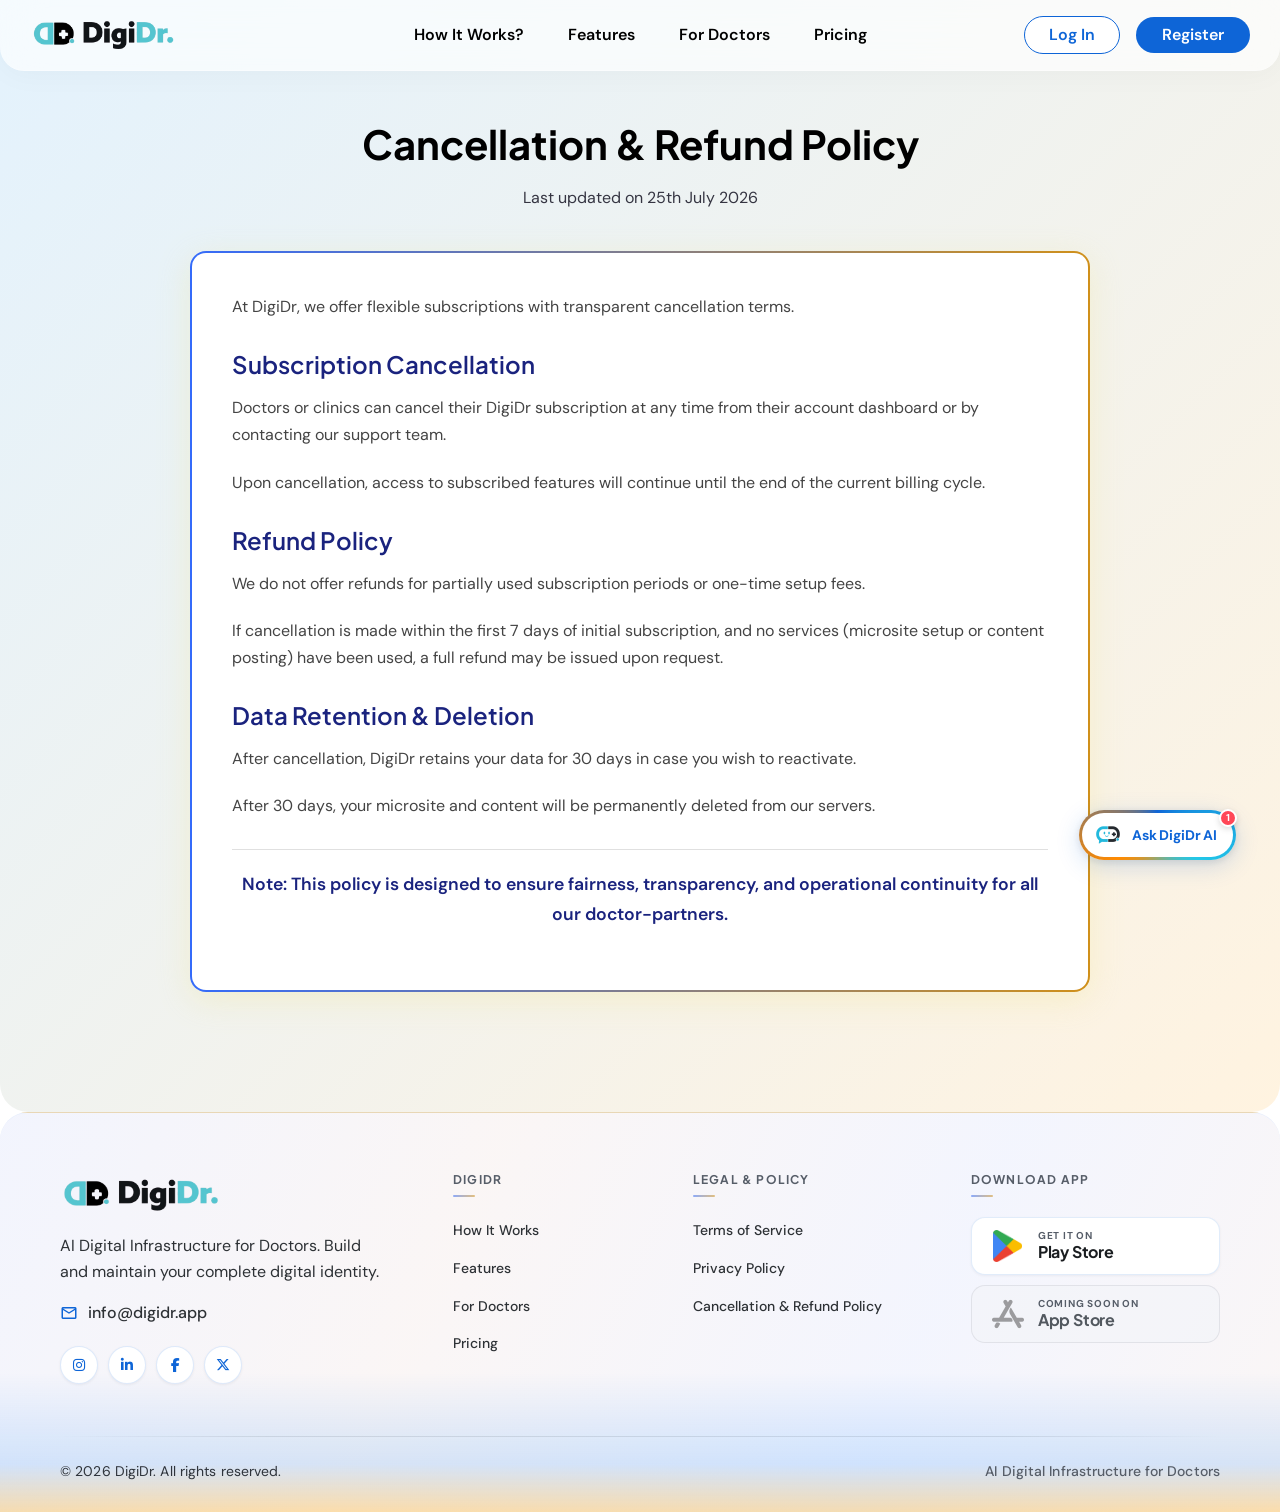
<file: cancellation-refund-policy.html>
<!DOCTYPE html>
<html lang="en">
<head>
    <meta charset="UTF-8">
    <meta name="viewport" content="width=device-width, initial-scale=1.0">

    <!-- Google tag (gtag.js) -->
    <script async src="https://www.googletagmanager.com/gtag/js?id=G-EJND0R16D5"></script>
    <script>
        window.dataLayer = window.dataLayer || [];
        function gtag() { dataLayer.push(arguments); }
        gtag('js', new Date());
        gtag('config', 'G-EJND0R16D5');
    </script>

    <!-- Microsoft Clarity -->
    <script type="text/javascript">
        (function (c, l, a, r, i, t, y) {
            c[a] = c[a] || function () { (c[a].q = c[a].q || []).push(arguments) };
            t = l.createElement(r); t.async = 1; t.src = "https://www.clarity.ms/tag/" + i;
            y = l.getElementsByTagName(r)[0]; y.parentNode.insertBefore(t, y);
        })(window, document, "clarity", "script", "ykk3cb4rro");
    </script>

    <title>Cancellation & Refund Policy</title>
    <meta name="description" content="Read DigiDr's cancellation and refund policy for doctors and clinics. Understand subscription cancellation terms, refund conditions, and billing policies for healthcare professionals in India.">
    <meta name="keywords" content="digidr cancellation policy, healthcare platform refund, doctor subscription cancellation, clinic refund terms, medical software billing, healthcare subscription terms">
    <meta name="robots" content="index, follow">
    <link rel="canonical" href="https://digidr.app/cancellation-refund-policy.html">
    
    <!-- Open Graph -->
    <meta property="og:type" content="website">
    <meta property="og:site_name" content="DigiDr">
    <meta property="og:title" content="Cancellation & Refund Policy">
    <meta property="og:description" content="DigiDr's transparent cancellation and refund policy for healthcare professionals. Clear terms for subscription management and billing.">
    <meta property="og:url" content="https://digidr.app/cancellation-refund-policy.html">
    <meta property="og:image" content="https://digidr.app/img/digidr_og_image.jpg">
    <meta property="og:image:width" content="1200">
    <meta property="og:image:height" content="630">
    <meta property="og:image:alt" content="DigiDr - AI Digital Infrastructure for Doctors">
    
    <!-- Twitter -->
    <meta name="twitter:card" content="summary_large_image">
    <meta name="twitter:title" content="Cancellation & Refund Policy">
    <meta name="twitter:description" content="DigiDr's transparent cancellation and refund policy for healthcare professionals. Clear terms for subscription management.">
    <meta name="twitter:image" content="https://digidr.app/img/digidr_og_image.jpg">
    
    <!-- Favicon -->
    <link rel="icon" type="image/x-icon" href="favicon/favicon.ico">
    
    <!-- Bootstrap CSS -->
    <link href="bootstrap-5.3.8-dist/css/bootstrap.min.css" rel="stylesheet">
    
    <!-- Google Symbols (Material Icons) -->
    <link rel="stylesheet" href="https://fonts.googleapis.com/css2?family=Material+Symbols+Outlined:opsz,wght,FILL,GRAD@20..48,100..700,0..1,-50..200" />
    
    <!-- Root Variables -->
    <link href="css/root.css" rel="stylesheet">
    
    <!-- Custom CSS -->
    <link href="css/style.css" rel="stylesheet">
    <link rel="stylesheet" href="css/extra.css">
    
    <!-- Navbar CSS -->
    <link href="css/navbar.css" rel="stylesheet">

    <!-- Modal CSS -->
    <link href="css/modal.css" rel="stylesheet">
    
    <!-- Footer CSS -->
    <link href="css/footer.css" rel="stylesheet">
    
    <!-- Font Awesome -->
    <link rel="stylesheet" href="https://cdnjs.cloudflare.com/ajax/libs/font-awesome/6.5.1/css/all.min.css">

    <!-- Chatbot Widget -->
    <link rel="stylesheet" href="css/chatbot.css">
</head>
<body class="page-rounded">

    <div id="navbar-mount" data-nav-active=""></div>
    <script src="js/navbar.js"></script>
    <script src="js/analytics.js"></script>

    <!-- Policy Section -->
    <section class="policy-section">
        <div class="container">
            <div class="policy-header text-center">
                <h1>Cancellation & Refund Policy</h1>
                <p class="subtitle">Last updated on 25th July 2026</p>
            </div>
            <div class="policy-content">
                <p>At DigiDr, we offer flexible subscriptions with transparent cancellation terms.</p>
                
                <h3>Subscription Cancellation</h3>
                <p>Doctors or clinics can cancel their DigiDr subscription at any time from their account dashboard or by contacting our support team.</p>
                <p>Upon cancellation, access to subscribed features will continue until the end of the current billing cycle.</p>

                <h3>Refund Policy</h3>
                <p>We do not offer refunds for partially used subscription periods or one-time setup fees.</p>
                <p>If cancellation is made within the first 7 days of initial subscription, and no services (microsite setup or content posting) have been used, a full refund may be issued upon request.</p>

                <h3>Data Retention & Deletion</h3>
                <p>After cancellation, DigiDr retains your data for 30 days in case you wish to reactivate.</p>
                <p>After 30 days, your microsite and content will be permanently deleted from our servers.</p>

                <p class="final-statement">Note: This policy is designed to ensure fairness, transparency, and operational continuity for all our doctor-partners.</p>
            </div>
        </div>
    </section>

    <!-- Bootstrap JS -->
    <script src="bootstrap-5.3.8-dist/js/bootstrap.bundle.min.js"></script>
    <div id="footer-mount"></div>
    <script src="js/footer.js"></script>

    <div id="modalMount"></div>

    <!-- Floating Download Button (Mobile Only) -->
    <div class="floating-download-btn" id="floatingDownloadBtn">
        <span class="material-symbols-outlined">download</span>
        Coming Soon
    </div>

    <!-- Custom JS -->
    <script src="js/script.js"></script>
    <script src="js/modal.js"></script>
    <script src="js/download.js"></script>

    <!-- Chatbot Widget -->
    <div id="chatbot-mount"></div>
    <script src="js/chatbot.js"></script>
</body>
</html>
</file>
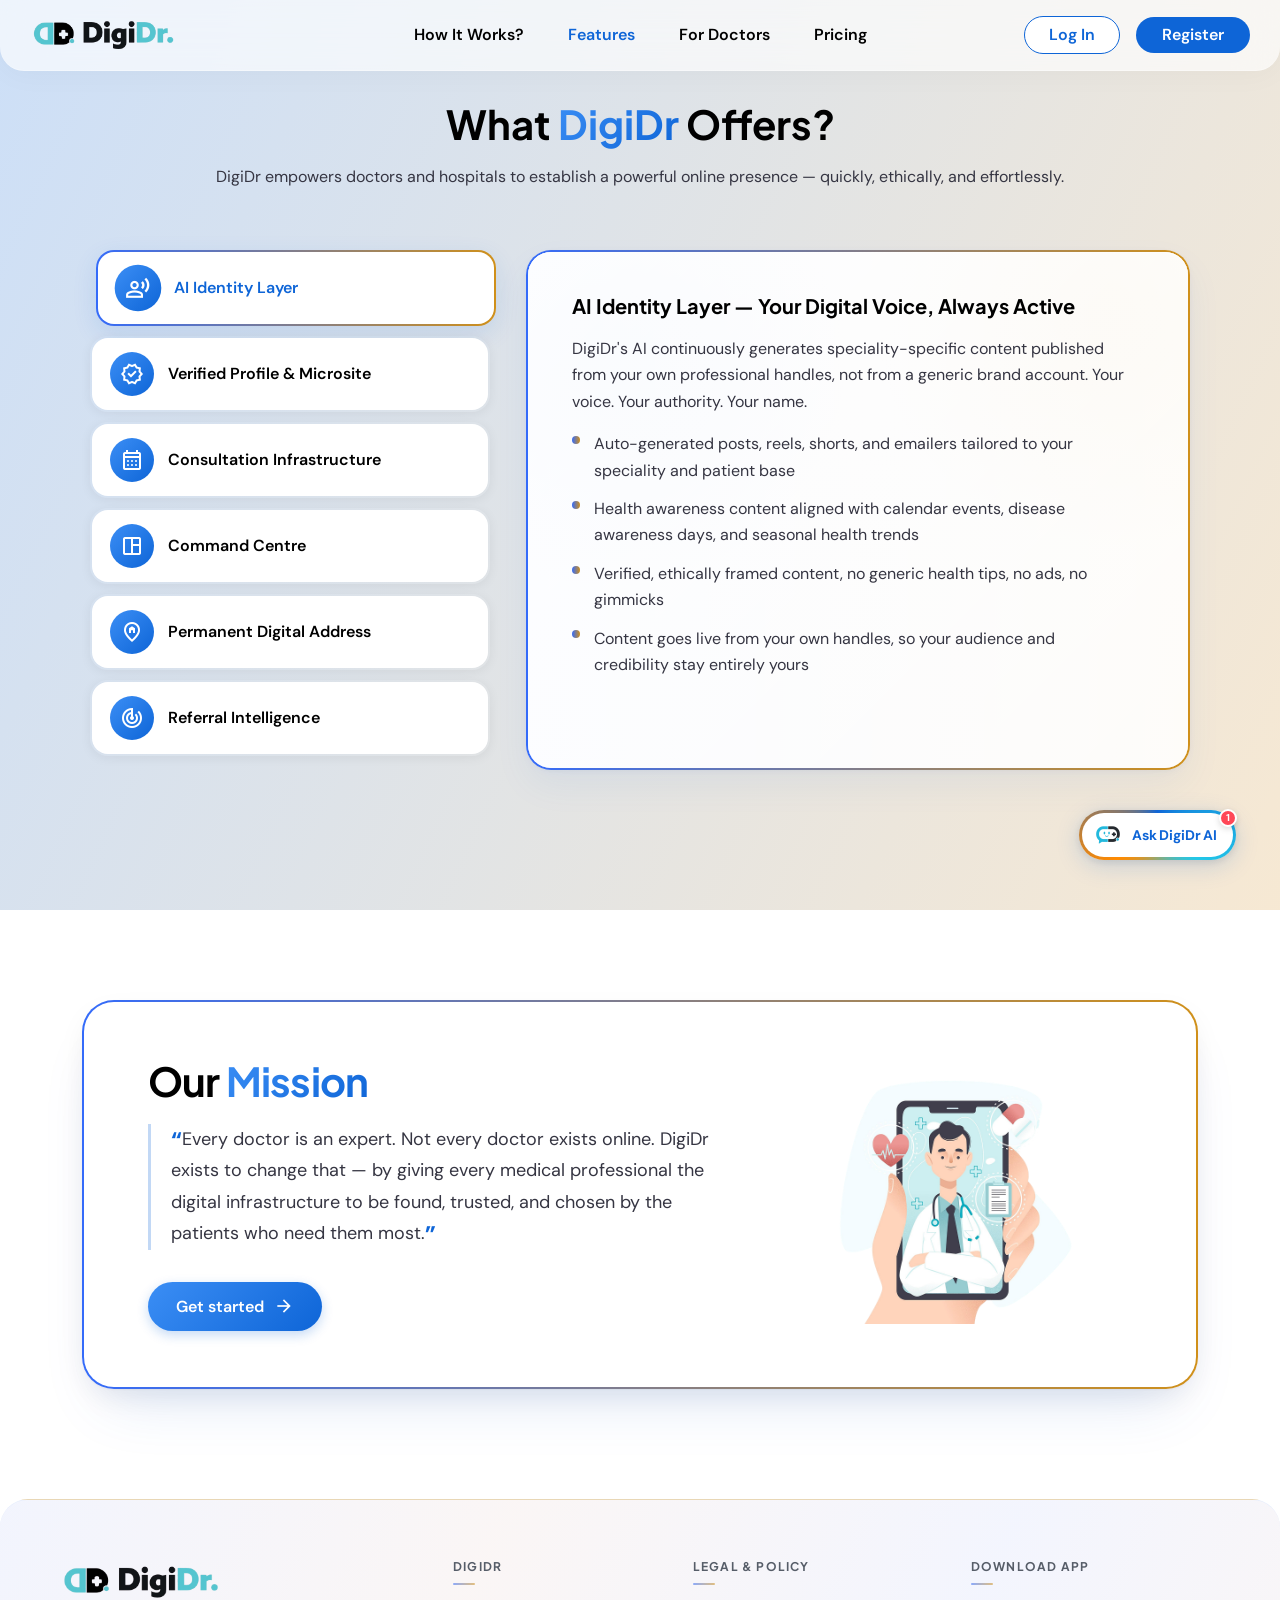
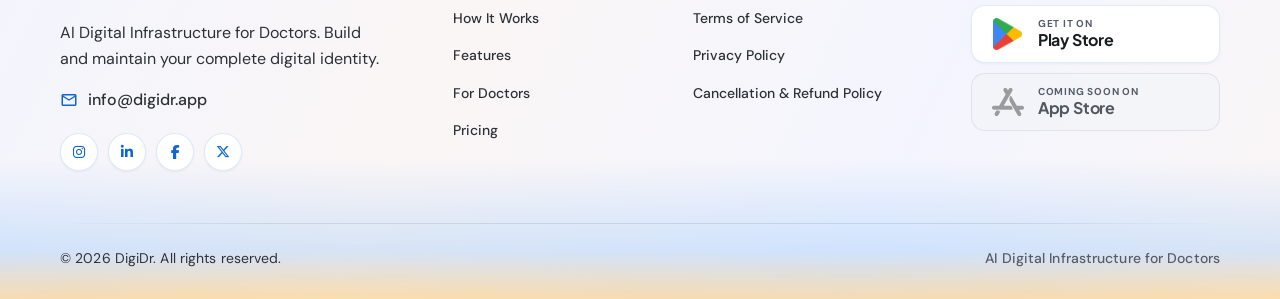
<file: features.html>
<!DOCTYPE html>
<html lang="en">
<head>
    <meta charset="UTF-8">
    <meta name="viewport" content="width=device-width, initial-scale=1.0">

    <!-- Google tag (gtag.js) -->
    <script async src="https://www.googletagmanager.com/gtag/js?id=G-EJND0R16D5"></script>
    <script>
        window.dataLayer = window.dataLayer || [];
        function gtag() { dataLayer.push(arguments); }
        gtag('js', new Date());
        gtag('config', 'G-EJND0R16D5');
    </script>

    <!-- Microsoft Clarity -->
    <script type="text/javascript">
        (function (c, l, a, r, i, t, y) {
            c[a] = c[a] || function () { (c[a].q = c[a].q || []).push(arguments) };
            t = l.createElement(r); t.async = 1; t.src = "https://www.clarity.ms/tag/" + i;
            y = l.getElementsByTagName(r)[0]; y.parentNode.insertBefore(t, y);
        })(window, document, "clarity", "script", "ykk3cb4rro");
    </script>

    <title>DigiDr Features</title>
    <meta name="description" content="Explore DigiDr's comprehensive features: AI-powered content creation, appointment management, patient analytics, digital microsites, and more. Transform your medical practice today.">
    <meta name="keywords" content="digidr features, doctor platform features, healthcare technology, digital practice management, AI content creation, appointment scheduling, patient management, clinic analytics, medical website builder">
    <meta name="robots" content="index, follow">
    <link rel="canonical" href="https://digidr.app/features.html">
    
    <!-- Open Graph -->
    <meta property="og:type" content="website">
    <meta property="og:site_name" content="DigiDr">
    <meta property="og:title" content="DigiDr Features">
    <meta property="og:description" content="Discover powerful features designed for healthcare professionals. AI content, appointment management, analytics, and more - all in one platform.">
    <meta property="og:url" content="https://digidr.app/features.html">
    <meta property="og:image" content="https://digidr.app/img/digidr_og_image.jpg">
    <meta property="og:image:width" content="1200">
    <meta property="og:image:height" content="630">
    <meta property="og:image:alt" content="DigiDr - AI Digital Infrastructure for Doctors">
    
    <!-- Twitter -->
    <meta name="twitter:card" content="summary_large_image">
    <meta name="twitter:title" content="DigiDr Features">
    <meta name="twitter:description" content="Discover powerful features designed for healthcare professionals. AI content, appointment management, analytics, and more.">
    <meta name="twitter:image" content="https://digidr.app/img/digidr_og_image.jpg">
    
    <!-- Favicon -->
    <link rel="icon" type="image/x-icon" href="favicon/favicon.ico">
    
    <!-- Bootstrap CSS -->
    <link href="bootstrap-5.3.8-dist/css/bootstrap.min.css" rel="stylesheet">
    
    <!-- Google Symbols (Material Icons) -->
    <link rel="stylesheet" href="https://fonts.googleapis.com/css2?family=Material+Symbols+Outlined:opsz,wght,FILL,GRAD@20..48,100..700,0..1,-50..200" />
    
    <!-- Root Variables -->
    <link href="css/root.css" rel="stylesheet">
    
    <!-- Custom CSS -->
    <link href="css/style.css" rel="stylesheet">
    
    <link href="css/features.css" rel="stylesheet">
    
    <link href="css/modal.css" rel="stylesheet">
    
    <!-- Navbar CSS -->
    <link href="css/navbar.css" rel="stylesheet">
    
    <!-- Footer CSS -->
    <link href="css/footer.css" rel="stylesheet">
    
    <!-- Font Awesome -->
    <link rel="stylesheet" href="https://cdnjs.cloudflare.com/ajax/libs/font-awesome/6.5.1/css/all.min.css">

    <!-- Chatbot Widget -->
    <link rel="stylesheet" href="css/chatbot.css">

    <!-- ItemList structured data: mirrors the 6 feature panels visible on this page -->
    <script type="application/ld+json">
    {
        "@context": "https://schema.org",
        "@type": "ItemList",
        "name": "DigiDr Features",
        "itemListElement": [
            {
                "@type": "ListItem",
                "position": 1,
                "item": {
                    "@type": "Service",
                    "name": "AI Identity Layer",
                    "description": "DigiDr's AI continuously generates speciality-specific content published from the doctor's own professional handles: auto-generated posts, reels, shorts, and emailers, plus health awareness content aligned with calendar events and seasonal health trends."
                }
            },
            {
                "@type": "ListItem",
                "position": 2,
                "item": {
                    "@type": "Service",
                    "name": "Verified Profile & Smart Microsite",
                    "description": "A verified, AI-built online identity for every doctor: GEO-structured profile, mobile-first microsite, and integrated booking for in-clinic, video, and home consultations."
                }
            },
            {
                "@type": "ListItem",
                "position": 3,
                "item": {
                    "@type": "Service",
                    "name": "Consultation & Appointment Infrastructure",
                    "description": "Real-time appointment scheduling, automated reminders and follow-ups, integrated payment gateways for advance payments/refunds/no-shows, and second-consultation mapping for returning patients."
                }
            },
            {
                "@type": "ListItem",
                "position": 4,
                "item": {
                    "@type": "Service",
                    "name": "Command Centre",
                    "description": "A single dashboard view of a doctor's entire digital presence: engagement and reach, content status, patient interactions, and a weekly AI-generated performance summary."
                }
            },
            {
                "@type": "ListItem",
                "position": 5,
                "item": {
                    "@type": "Service",
                    "name": "Permanent Digital Address",
                    "description": "An AI-designed profile page showcasing speciality, experience, clinic details, and patient-facing content, searchable by Google and continuously updated as the practice grows."
                }
            },
            {
                "@type": "ListItem",
                "position": 6,
                "item": {
                    "@type": "Service",
                    "name": "Referral Intelligence",
                    "description": "Automatic mapping, tracking, and logging of diagnostic referrals to partnered diagnostic centres, with daily summaries and a verified referral history in the doctor's profile."
                }
            }
        ]
    }
    </script>
</head>
<body>
    
    <div id="navbar-mount" data-nav-active="features"></div>
    <script src="js/navbar.js"></script>
    <script src="js/analytics.js"></script>

    <!-- Bootstrap JS -->
    <script src="bootstrap-5.3.8-dist/js/bootstrap.bundle.min.js"></script>

    <!-- What DigiDr offers -->
    <section class="features-page-why-love-section">
        <div class="hero-aurora" aria-hidden="true">
            <div class="hero-aurora__mesh">
                <div class="hero-aurora__blob hero-aurora__blob--blue"><div class="hero-aurora__blob-inner"></div></div>
                <div class="hero-aurora__blob hero-aurora__blob--orange"><div class="hero-aurora__blob-inner"></div></div>
            </div>
        </div>
        <div class="container">
            <div class="features-page-why-love-header">
                <h3 class="features-page-why-love-title">What <span class="highlight">DigiDr</span> Offers?</h3>
                <p class="features-page-why-love-subtitle">DigiDr empowers doctors and hospitals to establish a powerful online presence 
— quickly, ethically, and effortlessly.</p>
            </div>
            
            <div class="features-page-offers-layout">
                <div class="features-page-offers-nav" role="tablist" aria-label="DigiDr features">
                    <div class="features-page-offers-entry is-active">
                        <button type="button" class="features-page-offers-item is-active" role="tab" aria-selected="true" aria-expanded="true" data-icon="record_voice_over" data-panel-title="AI Identity Layer — Your Digital Voice, Always Active" data-description="DigiDr&#39;s AI continuously generates speciality-specific content published from your own professional handles, not from a generic brand account. Your voice. Your authority. Your name." data-bullets='["Auto-generated posts, reels, shorts, and emailers tailored to your speciality and patient base","Health awareness content aligned with calendar events, disease awareness days, and seasonal health trends","Verified, ethically framed content, no generic health tips, no ads, no gimmicks","Content goes live from your own handles, so your audience and credibility stay entirely yours"]'>
                            <span class="features-page-offers-item-icon" aria-hidden="true">
                                <span class="material-symbols-outlined">record_voice_over</span>
                            </span>
                            <span class="features-page-offers-item-title">AI Identity Layer</span>
                            <span class="features-page-offers-item-chevron" aria-hidden="true">
                                <span class="material-symbols-outlined">expand_more</span>
                            </span>
                        </button>
                        <div class="features-page-offers-inline-body" role="region"></div>
                    </div>
                    <div class="features-page-offers-entry">
                        <button type="button" class="features-page-offers-item" role="tab" aria-selected="false" aria-expanded="false" data-icon="verified" data-panel-title="Verified Doctor Profile &amp; Smart Microsite" data-description="Every doctor on DigiDr gets a verified, AI-built online identity, a structured digital entity that search engines can find and patients can trust. This is not a generic website. It is your permanent digital address as a medical professional." data-bullets='["AI-built microsite tailored to your speciality, clinic, and patient demographic","GEO-structured profile that makes you discoverable on Google and across search engines","Mobile-first, always-on, your digital front desk that works 24/7","Integrated booking for in-clinic, video, and home consultations","Your profile is owned by you, hosted on DigiDr, permanent and continuously optimised"]'>
                            <span class="features-page-offers-item-icon" aria-hidden="true">
                                <span class="material-symbols-outlined">verified</span>
                            </span>
                            <span class="features-page-offers-item-title">Verified Profile &amp; Microsite</span>
                            <span class="features-page-offers-item-chevron" aria-hidden="true">
                                <span class="material-symbols-outlined">expand_more</span>
                            </span>
                        </button>
                        <div class="features-page-offers-inline-body" role="region" hidden></div>
                    </div>
                    <div class="features-page-offers-entry">
                        <button type="button" class="features-page-offers-item" role="tab" aria-selected="false" aria-expanded="false" data-icon="calendar_month" data-panel-title="Consultation &amp; Appointment Infrastructure" data-description="DigiDr provides the operational layer that keeps your practice running digitally, from scheduling to payments to follow-ups. Not a booking widget. A complete consultation infrastructure that integrates directly with your digital identity." data-bullets='["Real-time appointment scheduling with buffer time, booking limits, and cancellation controls","Automated reminders and follow-up messages so no patient falls through the gap","Integrated payment gateways supporting advance payments, refunds, and no-show penalties","Second-consultation mapping for returning patients (Premium)","All appointment data stays within your profile - building your verified patient interaction history"]'>
                            <span class="features-page-offers-item-icon" aria-hidden="true">
                                <span class="material-symbols-outlined">calendar_month</span>
                            </span>
                            <span class="features-page-offers-item-title">Consultation Infrastructure</span>
                            <span class="features-page-offers-item-chevron" aria-hidden="true">
                                <span class="material-symbols-outlined">expand_more</span>
                            </span>
                        </button>
                        <div class="features-page-offers-inline-body" role="region" hidden></div>
                    </div>
                    <div class="features-page-offers-entry">
                        <button type="button" class="features-page-offers-item" role="tab" aria-selected="false" aria-expanded="false" data-icon="space_dashboard" data-panel-title="Command Centre — Your Entire Digital Presence in One View" data-description="The DigiDr dashboard gives you a single, intelligent view of your entire digital entity, what&#39;s live, what&#39;s performing, what needs attention, and what&#39;s next. No switching between tools. No manual tracking. One screen. Complete control." data-bullets='["Live performance: engagement, reach, profile visits, microsite traffic","Content status: what&#39;s published, pending review, scheduled, or underperforming","Patient interactions: appointments, referrals, follow-ups","Weekly AI-generated summary with clear next steps, no spreadsheets required","Analytics that tell you what&#39;s growing your presence and what needs a boost"]'>
                            <span class="features-page-offers-item-icon" aria-hidden="true">
                                <span class="material-symbols-outlined">space_dashboard</span>
                            </span>
                            <span class="features-page-offers-item-title">Command Centre</span>
                            <span class="features-page-offers-item-chevron" aria-hidden="true">
                                <span class="material-symbols-outlined">expand_more</span>
                            </span>
                        </button>
                        <div class="features-page-offers-inline-body" role="region" hidden></div>
                    </div>
                    <div class="features-page-offers-entry">
                        <button type="button" class="features-page-offers-item" role="tab" aria-selected="false" aria-expanded="false" data-icon="home_pin" data-panel-title="Your Permanent Digital Address" data-description="Every doctor deserves a professional, always-on digital home, not a generic listing on someone else&#39;s platform. Your DigiDr microsite is your permanent, verified address on the internet: structured for search engines, trusted by patients, and maintained automatically." data-bullets='["AI-designed profile page showcasing speciality, experience, clinic details, and patient-facing content","Searchable by Google, optimised for local and speciality-based patient discovery","Booking, payments, and consultation management all from the same URL","Continuously updated as your practice grows, no manual maintenance needed"]'>
                            <span class="features-page-offers-item-icon" aria-hidden="true">
                                <span class="material-symbols-outlined">home_pin</span>
                            </span>
                            <span class="features-page-offers-item-title">Permanent Digital Address</span>
                            <span class="features-page-offers-item-chevron" aria-hidden="true">
                                <span class="material-symbols-outlined">expand_more</span>
                            </span>
                        </button>
                        <div class="features-page-offers-inline-body" role="region" hidden></div>
                    </div>
                    <div class="features-page-offers-entry">
                        <button type="button" class="features-page-offers-item" role="tab" aria-selected="false" aria-expanded="false" data-icon="track_changes" data-panel-title="Referral Intelligence - Never Lose a Diagnostic Loop" data-description="DigiDr automatically maps, tracks, and logs every diagnostic referral you make - connecting you to your diagnostic partners, giving you daily summaries, and keeping your patient&#39;s clinical journey intact. No paperwork. No follow-up calls. No lost referrals." data-bullets='["Instant referral mapping to partnered diagnostic centres","Daily summary of referrals sent and reports received","Auto-recorded data - zero manual entry","Strengthens diagnostic partnerships and builds a verified referral history within your profile"]'>
                            <span class="features-page-offers-item-icon" aria-hidden="true">
                                <span class="material-symbols-outlined">track_changes</span>
                            </span>
                            <span class="features-page-offers-item-title">Referral Intelligence</span>
                            <span class="features-page-offers-item-chevron" aria-hidden="true">
                                <span class="material-symbols-outlined">expand_more</span>
                            </span>
                        </button>
                        <div class="features-page-offers-inline-body" role="region" hidden></div>
                    </div>
                </div>

                <div class="features-page-offers-stack" id="featuresOffersStack" role="tabpanel" aria-live="polite"></div>
            </div>
        </div>
    </section>

    <section class="features-page-mission-section">
        <div class="container">
            <div class="features-page-mission-card">
                <div class="features-page-mission-content">
                    <h3 class="features-page-mission-title">Our <span class="highlight">Mission</span></h3>
                    <p class="features-page-mission-quote"><span class="features-page-mission-quote-mark">“</span>Every doctor is an expert. Not every doctor exists online. DigiDr exists to change that — by giving every medical professional the digital infrastructure to be found, trusted, and chosen by the patients who need them most.<span class="features-page-mission-quote-mark">”</span></p>
                    <button class="features-page-mission-btn" type="button" data-download-modal-open data-ga="cta_features_mission_modal">
                        Get started
                        <span class="material-symbols-outlined">arrow_forward</span>
                    </button>
                </div>

                <div class="features-page-mission-image" aria-hidden="true">
                    <img src="img/online-doctor-concept 1.png" alt="">
                </div>
            </div>
        </div>
    </section>

    <div id="modalMount"></div>
    <div id="downloadModalMount"></div>
    <div id="footer-mount"></div>
    <script src="js/footer.js"></script>

    <!-- Floating Download Button (Mobile Only) -->
    <div class="floating-download-btn" id="floatingDownloadBtn">
        <span class="material-symbols-outlined">download</span>
        Coming Soon
    </div>

    <!-- Custom JS -->
    <script src="js/script.js"></script>
    <script src="js/modal.js"></script>
    <script src="js/download.js"></script>
    <script src="js/features.js"></script>

    <!-- Chatbot Widget -->
    <div id="chatbot-mount"></div>
    <script src="js/chatbot.js"></script>
</body>
</html>
</file>
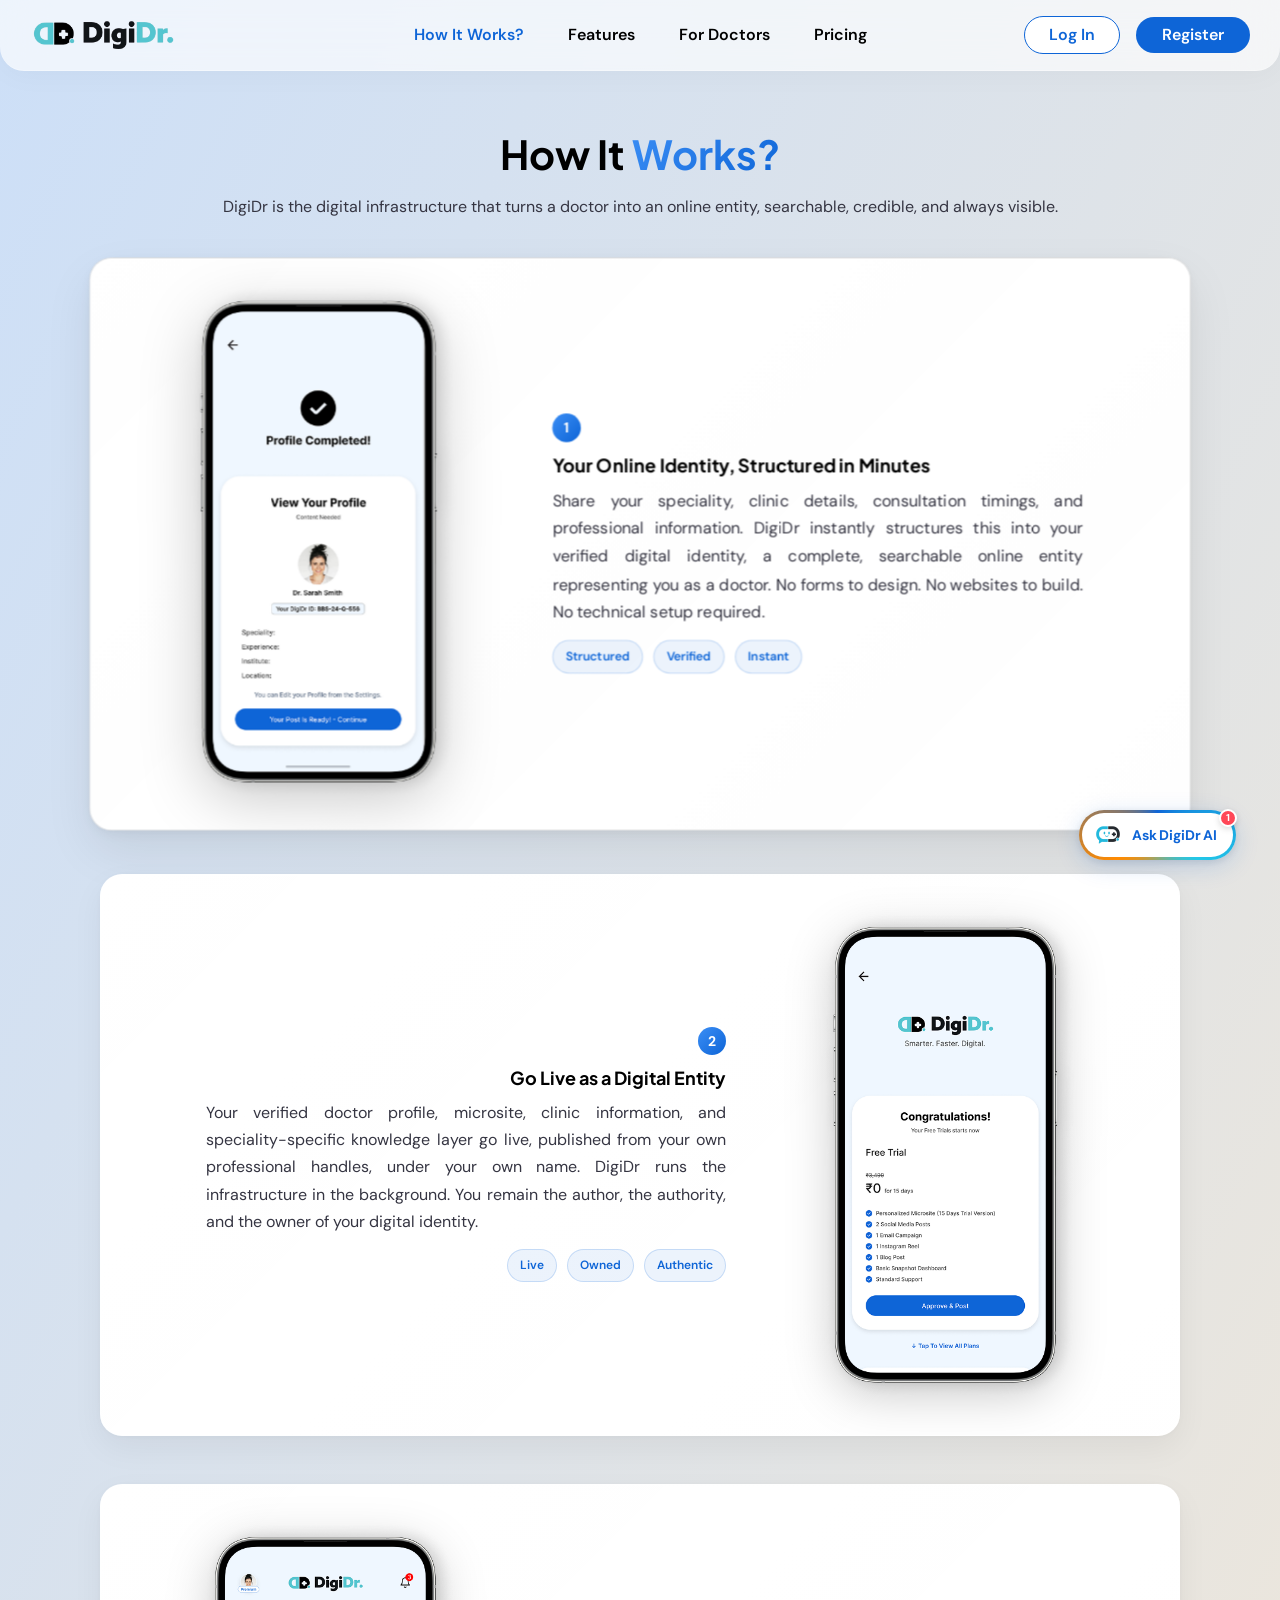
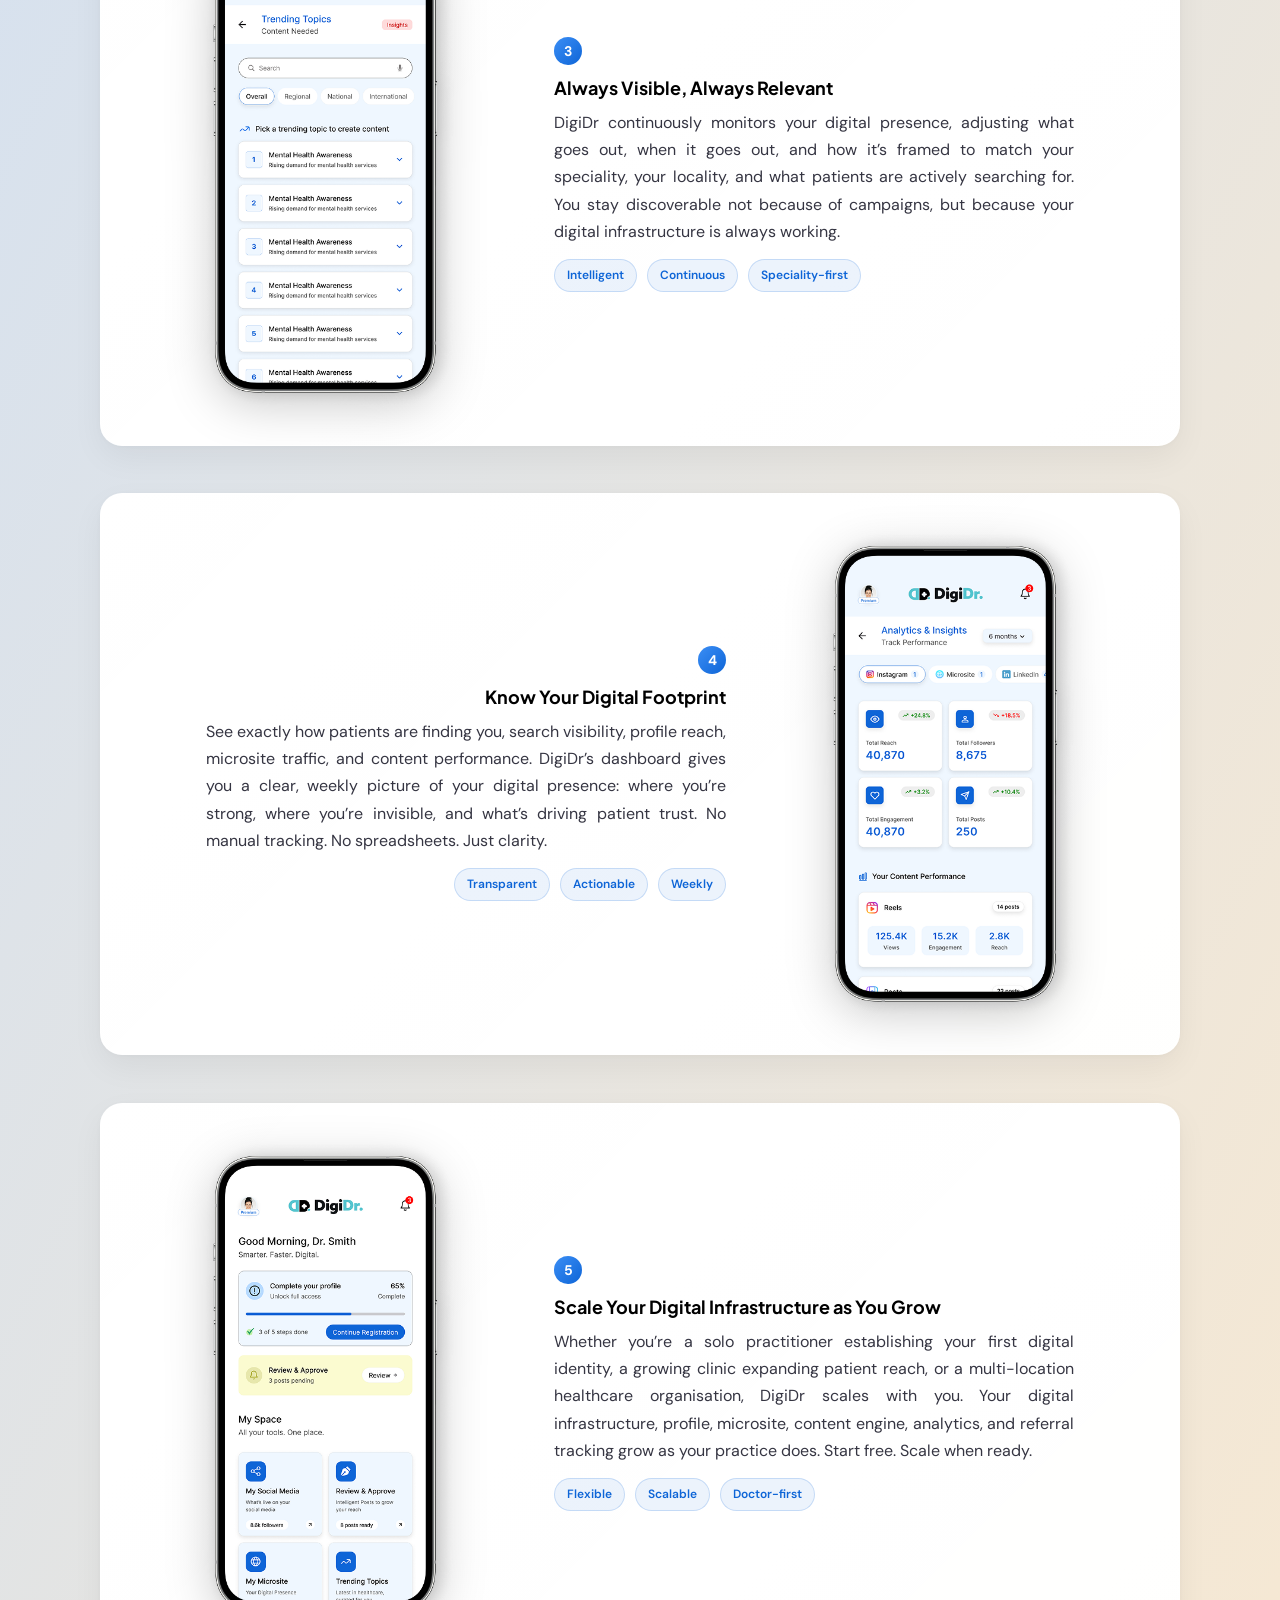
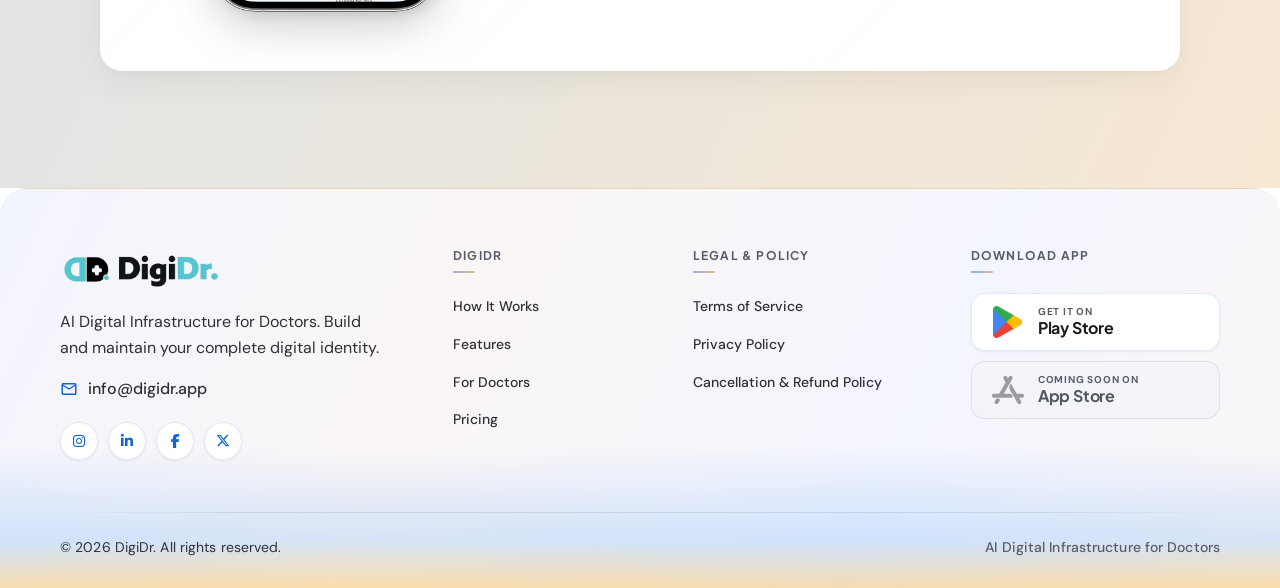
<file: howitworks.html>
<!DOCTYPE html>
<html lang="en">

<head>
    <meta charset="UTF-8">
    <meta name="viewport" content="width=device-width, initial-scale=1.0">

    <!-- Google tag (gtag.js) -->
    <script async src="https://www.googletagmanager.com/gtag/js?id=G-EJND0R16D5"></script>
    <script>
        window.dataLayer = window.dataLayer || [];
        function gtag() { dataLayer.push(arguments); }
        gtag('js', new Date());
        gtag('config', 'G-EJND0R16D5');
    </script>

    <!-- Microsoft Clarity -->
    <script type="text/javascript">
        (function (c, l, a, r, i, t, y) {
            c[a] = c[a] || function () { (c[a].q = c[a].q || []).push(arguments) };
            t = l.createElement(r); t.async = 1; t.src = "https://www.clarity.ms/tag/" + i;
            y = l.getElementsByTagName(r)[0]; y.parentNode.insertBefore(t, y);
        })(window, document, "clarity", "script", "ykk3cb4rro");
    </script>

    <title>How DigiDr Works</title>
    <meta name="description"
        content="Learn how DigiDr helps doctors and clinics establish their digital presence in minutes. AI-powered content, appointment management, and patient engagement tools.">
    <meta name="keywords"
        content="how digidr works, doctor platform setup, digital healthcare implementation, clinic management system, patient onboarding, AI content creation, appointment scheduling setup">
    <meta name="robots" content="index, follow">
    <link rel="canonical" href="https://digidr.app/howitworks.html">

    <!-- Open Graph -->
    <meta property="og:type" content="website">
    <meta property="og:site_name" content="DigiDr">
    <meta property="og:title" content="How DigiDr Works">
    <meta property="og:description"
        content="Discover how easy it is to transform your medical practice with DigiDr. Get started in minutes with AI-powered tools and automated workflows.">
    <meta property="og:url" content="https://digidr.app/howitworks.html">
    <meta property="og:image" content="https://digidr.app/img/digidr_og_image.jpg">
    <meta property="og:image:width" content="1200">
    <meta property="og:image:height" content="630">
    <meta property="og:image:alt" content="DigiDr - AI Digital Infrastructure for Doctors">

    <!-- Twitter -->
    <meta name="twitter:card" content="summary_large_image">
    <meta name="twitter:title" content="How DigiDr Works">
    <meta name="twitter:description"
        content="Discover how easy it is to transform your medical practice with DigiDr. Get started in minutes with AI-powered tools.">
    <meta name="twitter:image" content="https://digidr.app/img/digidr_og_image.jpg">

    <link rel="icon" type="image/x-icon" href="favicon/favicon.ico">

    <link href="bootstrap-5.3.8-dist/css/bootstrap.min.css" rel="stylesheet">

    <link rel="stylesheet"
        href="https://fonts.googleapis.com/css2?family=Material+Symbols+Outlined:opsz,wght,FILL,GRAD@20..48,100..700,0..1,-50..200" />

    <link href="css/root.css" rel="stylesheet">
    <link href="css/style.css" rel="stylesheet">
    <link href="css/navbar.css" rel="stylesheet">
    <link href="css/footer.css" rel="stylesheet">
    <link href="css/howitworks.css" rel="stylesheet">
    <link href="css/modal.css" rel="stylesheet">

    <link rel="stylesheet" href="https://cdnjs.cloudflare.com/ajax/libs/font-awesome/6.5.1/css/all.min.css">

    <!-- Chatbot Widget -->
    <link rel="stylesheet" href="css/chatbot.css">

    <!-- HowTo structured data: mirrors the 5 visible steps on this page -->
    <script type="application/ld+json">
    {
        "@context": "https://schema.org",
        "@type": "HowTo",
        "name": "How DigiDr Works",
        "description": "DigiDr is the digital infrastructure that turns a doctor into an online entity, searchable, credible, and always visible.",
        "step": [
            {
                "@type": "HowToStep",
                "position": 1,
                "name": "Your Online Identity, Structured in Minutes",
                "text": "Share your speciality, clinic details, consultation timings, and professional information. DigiDr instantly structures this into your verified digital identity, a complete, searchable online entity representing you as a doctor. No forms to design. No websites to build. No technical setup required."
            },
            {
                "@type": "HowToStep",
                "position": 2,
                "name": "Go Live as a Digital Entity",
                "text": "Your verified doctor profile, microsite, clinic information, and speciality-specific knowledge layer go live, published from your own professional handles, under your own name."
            },
            {
                "@type": "HowToStep",
                "position": 3,
                "name": "Always Visible, Always Relevant",
                "text": "DigiDr continuously monitors your digital presence, adjusting what goes out, when it goes out, and how it's framed to match your speciality, your locality, and what patients are actively searching for."
            },
            {
                "@type": "HowToStep",
                "position": 4,
                "name": "Know Your Digital Footprint",
                "text": "See exactly how patients are finding you: search visibility, profile reach, microsite traffic, and content performance, in a clear, weekly dashboard summary."
            },
            {
                "@type": "HowToStep",
                "position": 5,
                "name": "Scale Your Digital Infrastructure as You Grow",
                "text": "Whether a solo practitioner, growing clinic, or multi-location healthcare organisation, DigiDr's profile, microsite, content engine, analytics, and referral tracking scale with your practice. Start free. Scale when ready."
            }
        ]
    }
    </script>
</head>

<body>

    <div id="navbar-mount" data-nav-active="howitworks"></div>
    <script src="js/navbar.js"></script>
    <script src="js/analytics.js"></script>

    <main class="hiw-page">
        <div class="hero-aurora" aria-hidden="true">
            <div class="hero-aurora__mesh">
                <div class="hero-aurora__blob hero-aurora__blob--blue">
                    <div class="hero-aurora__blob-inner"></div>
                </div>
                <div class="hero-aurora__blob hero-aurora__blob--orange">
                    <div class="hero-aurora__blob-inner"></div>
                </div>
            </div>
        </div>
        <section class="hiw-hero">
            <div class="container">
                <div class="hiw-hero-content">
                    <h1 class="hiw-title">How It <span class="hiw-title-accent">Works?</span></h1>
                    <p class="hiw-subtitle">DigiDr is the digital infrastructure that turns a doctor into an online
                        entity, searchable, credible, and always visible.</p>
                </div>
            </div>
        </section>

        <section class="hiw-steps">
            <div class="container">

                <div class="hiw-step-card">
                    <div class="hiw-step-grid">
                        <div class="hiw-media">
                            <img src="img/h1.png" alt="DigiDr Quick Setup" class="hiw-phone">
                        </div>
                        <div class="hiw-content">
                            <div class="hiw-step-number">1</div>
                            <h3 class="hiw-step-title">Your Online Identity, Structured in Minutes</h3>
                            <p class="hiw-step-text">Share your speciality, clinic details, consultation timings, and
                                professional information. DigiDr instantly structures this into your verified
                                digital identity, a complete, searchable online entity representing you as a doctor. No
                                forms to design. No websites to build. No technical setup required.</p>
                            <div class="hiw-tags" aria-label="Highlights">
                                <span class="hiw-tag">Structured</span>
                                <span class="hiw-tag">Verified</span>
                                <span class="hiw-tag">Instant</span>
                            </div>
                        </div>
                    </div>
                </div>

                <div class="hiw-step-card">
                    <div class="hiw-step-grid hiw-step-grid--reverse">
                        <div class="hiw-media">
                            <img src="img/h2.png" alt="Launch a Free Plan" class="hiw-phone">
                        </div>
                        <div class="hiw-content">
                            <div class="hiw-step-number">2</div>
                            <h3 class="hiw-step-title">Go Live as a Digital Entity</h3>
                            <p class="hiw-step-text">Your verified doctor profile, microsite, clinic information, and
                                speciality-specific knowledge layer go live, published from your own professional
                                handles, under your own name. DigiDr runs the infrastructure in the background. You
                                remain the author, the authority, and the owner of your digital identity.</p>
                            <div class="hiw-tags" aria-label="Highlights">
                                <span class="hiw-tag">Live</span>
                                <span class="hiw-tag">Owned</span>
                                <span class="hiw-tag">Authentic</span>
                            </div>
                        </div>
                    </div>
                </div>

                <div class="hiw-step-card">
                    <div class="hiw-step-grid">
                        <div class="hiw-media">
                            <img src="img/h3.png" alt="Smart Optimization" class="hiw-phone">
                        </div>
                        <div class="hiw-content">
                            <div class="hiw-step-number">3</div>
                            <h3 class="hiw-step-title">Always Visible, Always Relevant</h3>
                            <p class="hiw-step-text">DigiDr continuously monitors your digital presence, adjusting
                                what goes out, when it goes out, and how it’s framed to match your speciality, your
                                locality, and what patients are actively searching for. You stay discoverable not
                                because of campaigns, but because your digital infrastructure is always working.</p>
                            <div class="hiw-tags" aria-label="Highlights">
                                <span class="hiw-tag">Intelligent</span>
                                <span class="hiw-tag">Continuous</span>
                                <span class="hiw-tag">Speciality-first</span>
                            </div>
                        </div>
                    </div>
                </div>

                <div class="hiw-step-card">
                    <div class="hiw-step-grid hiw-step-grid--reverse">
                        <div class="hiw-media">
                            <img src="img/h4.png" alt="Analytics" class="hiw-phone">
                        </div>
                        <div class="hiw-content">
                            <div class="hiw-step-number">4</div>
                            <h3 class="hiw-step-title">Know Your Digital Footprint</h3>
                            <p class="hiw-step-text">See exactly how patients are finding you, search visibility,
                                profile reach, microsite traffic, and content performance. DigiDr’s dashboard gives you
                                a clear, weekly picture of your digital presence: where you’re strong, where you’re
                                invisible, and what’s driving patient trust. No manual tracking. No spreadsheets. Just
                                clarity.</p>
                            <div class="hiw-tags" aria-label="Highlights">
                                <span class="hiw-tag">Transparent</span>
                                <span class="hiw-tag">Actionable</span>
                                <span class="hiw-tag">Weekly</span>
                            </div>
                        </div>
                    </div>
                </div>

                <div class="hiw-step-card hiw-step-card--cta">
                    <div class="hiw-step-grid">
                        <div class="hiw-media">
                            <img src="img/h5.png" alt="Grow Your Way" class="hiw-phone">
                        </div>
                        <div class="hiw-content">
                            <div class="hiw-step-number">5</div>
                            <h3 class="hiw-step-title">Scale Your Digital Infrastructure as You Grow</h3>
                            <p class="hiw-step-text">Whether you’re a solo practitioner establishing your first digital
                                identity, a growing clinic expanding patient reach, or a multi-location healthcare
                                organisation, DigiDr scales with you. Your digital infrastructure, profile, microsite,
                                content engine, analytics, and referral tracking grow as your practice does. Start
                                free. Scale when ready.</p>
                            <div class="hiw-tags" aria-label="Highlights">
                                <span class="hiw-tag">Flexible</span>
                                <span class="hiw-tag">Scalable</span>
                                <span class="hiw-tag">Doctor-first</span>
                            </div>
                            <!-- <button class="hiw-cta-btn" type="button" data-open-mission-modal>Book A Free Demo</button> -->
                        </div>
                    </div>
                </div>

            </div>
        </section>
    </main>

    <div id="modalMount"></div>
    <div id="footer-mount"></div>
    <script src="js/footer.js"></script>

    <div class="floating-download-btn" id="floatingDownloadBtn">
        <span class="material-symbols-outlined">download</span>
        Coming Soon
    </div>

    <script src="bootstrap-5.3.8-dist/js/bootstrap.bundle.min.js"></script>
    <script src="js/script.js"></script>
    <script src="js/modal.js"></script>
    <script src="js/download.js"></script>

    <!-- Chatbot Widget -->
    <div id="chatbot-mount"></div>
    <script src="js/chatbot.js"></script>
</body>

</html>
</file>
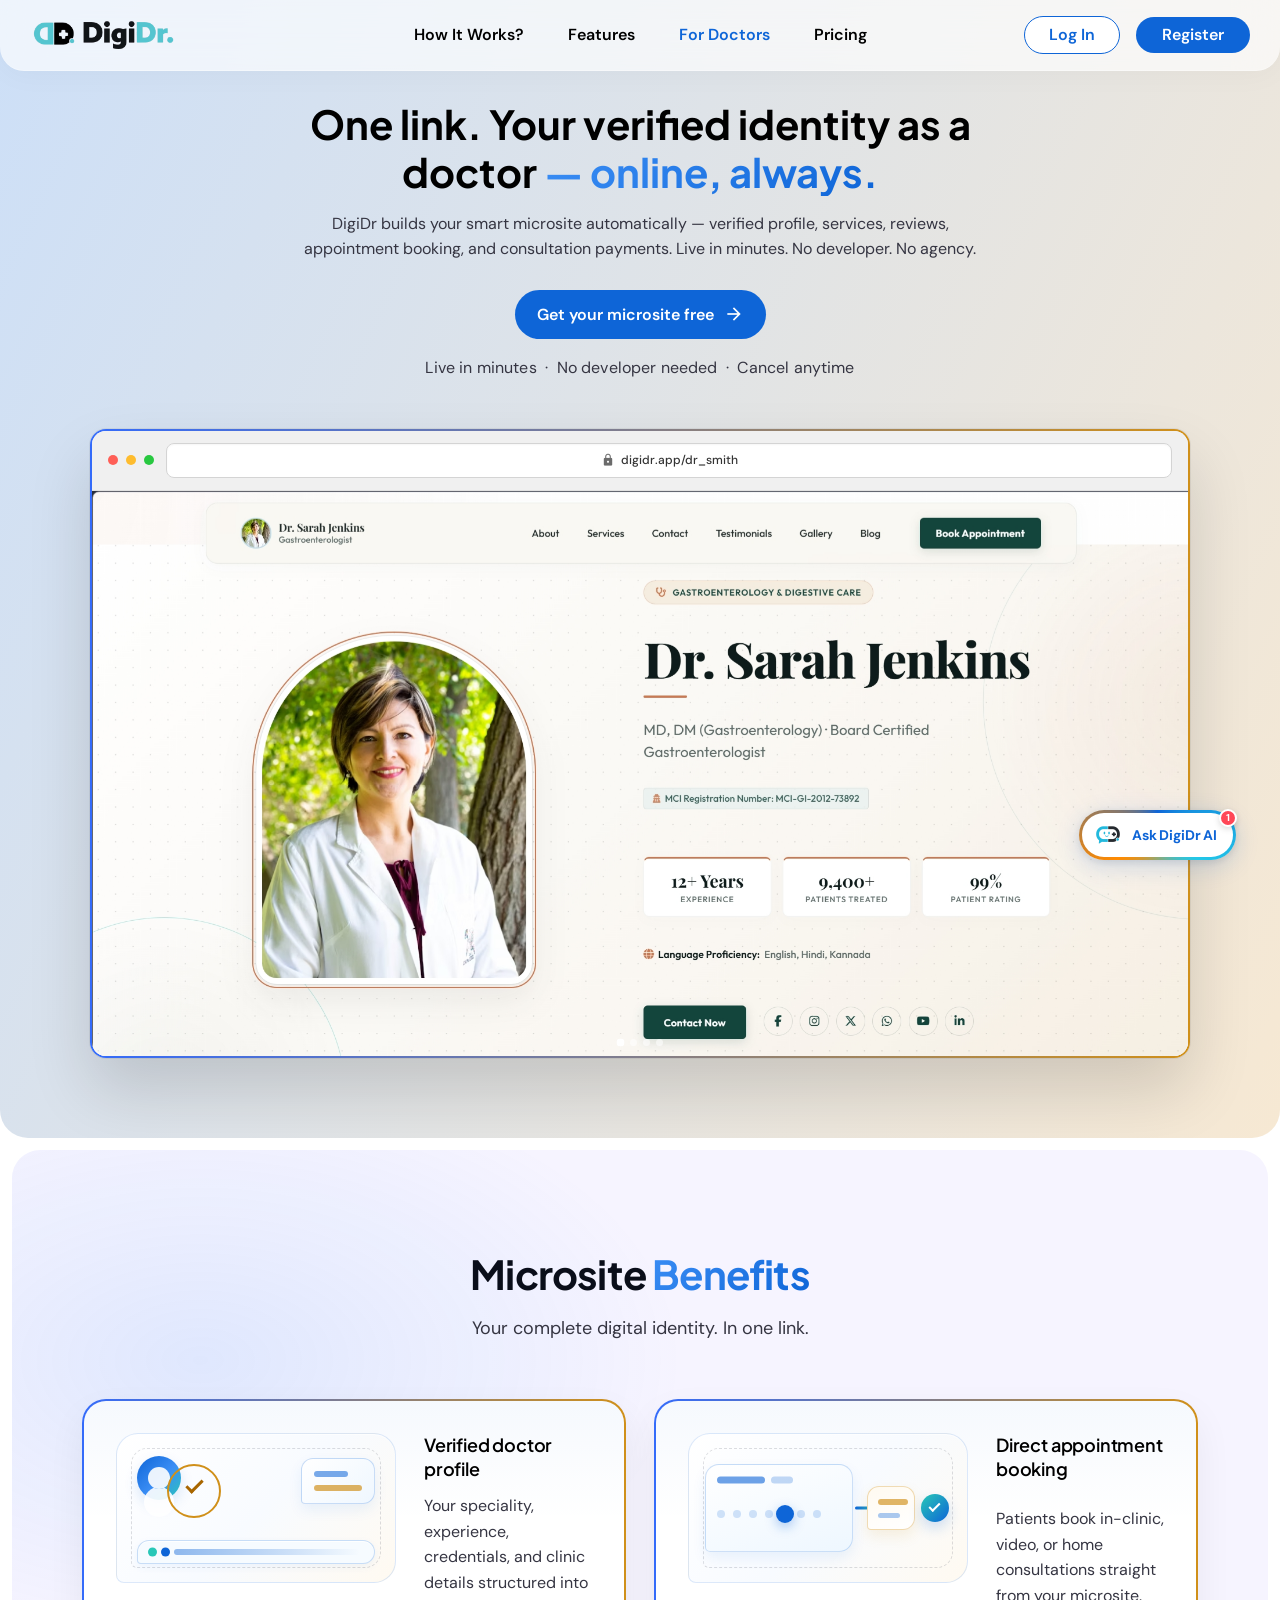
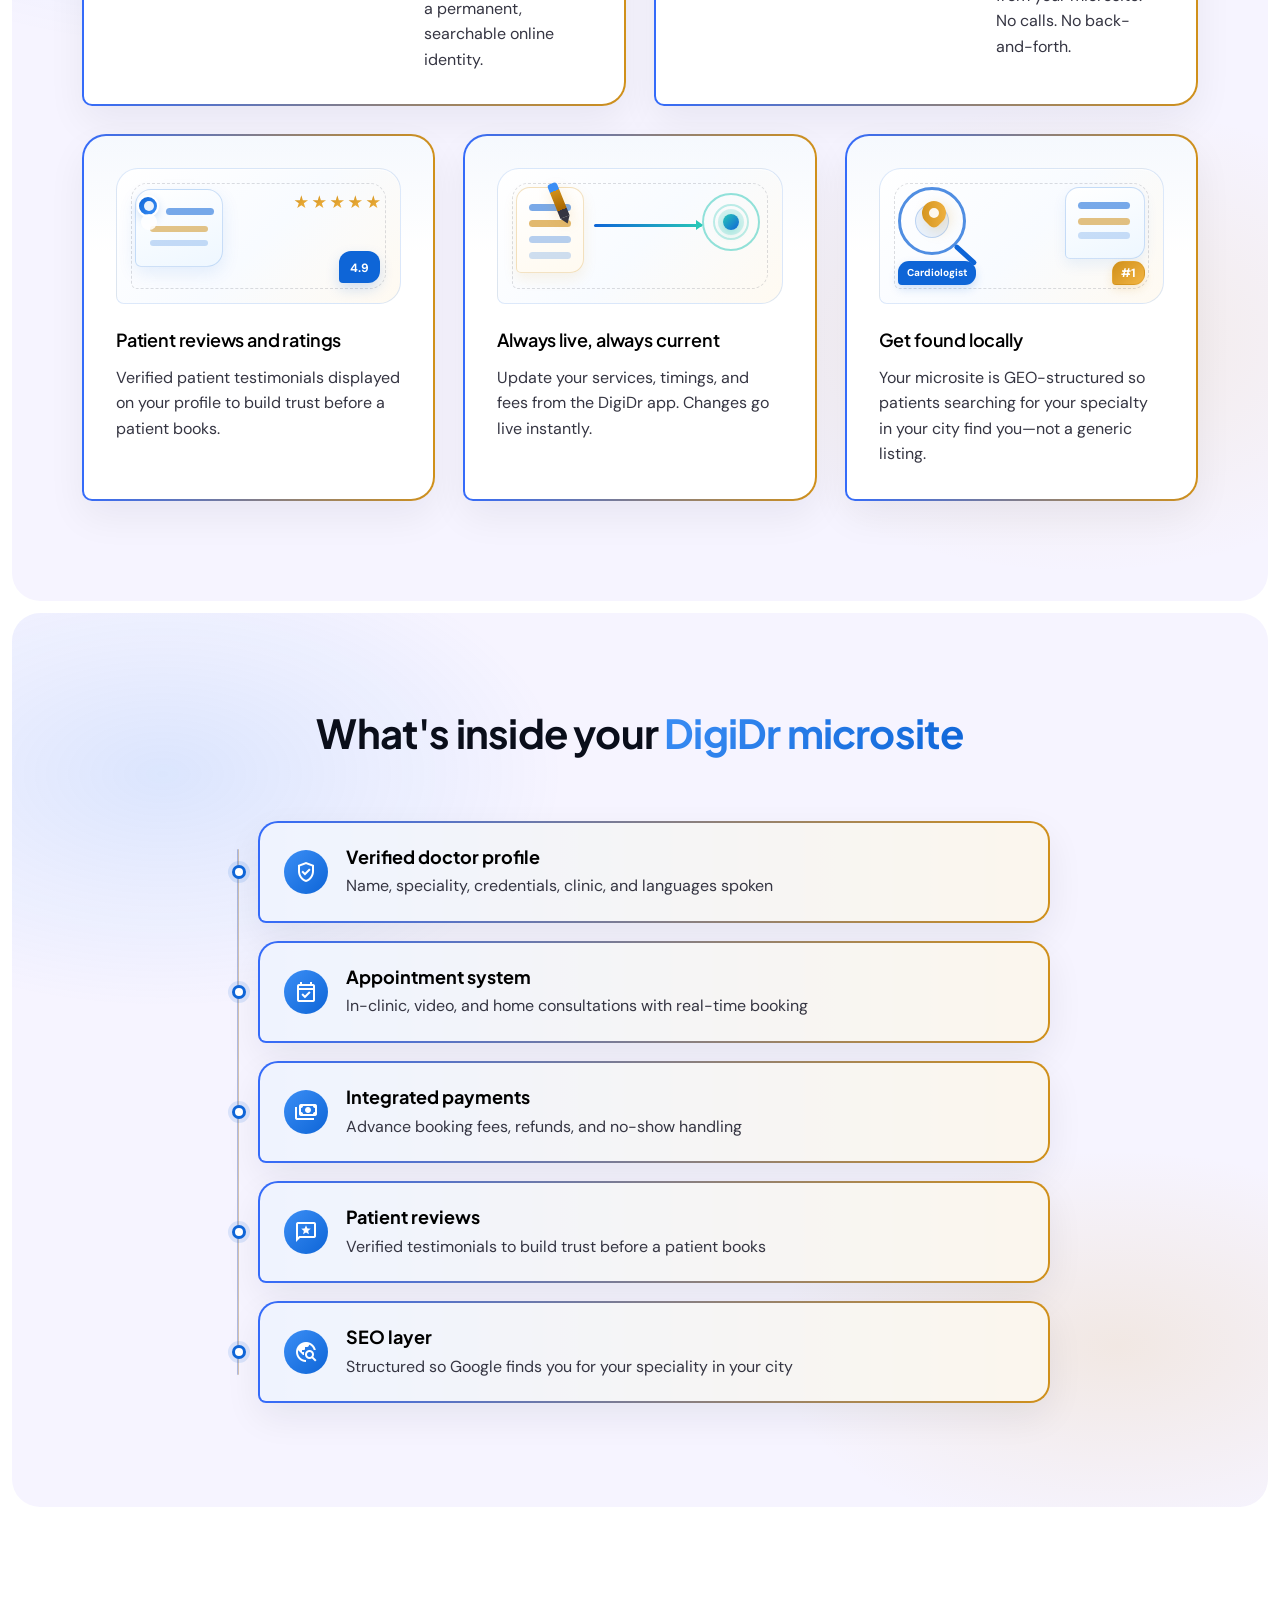
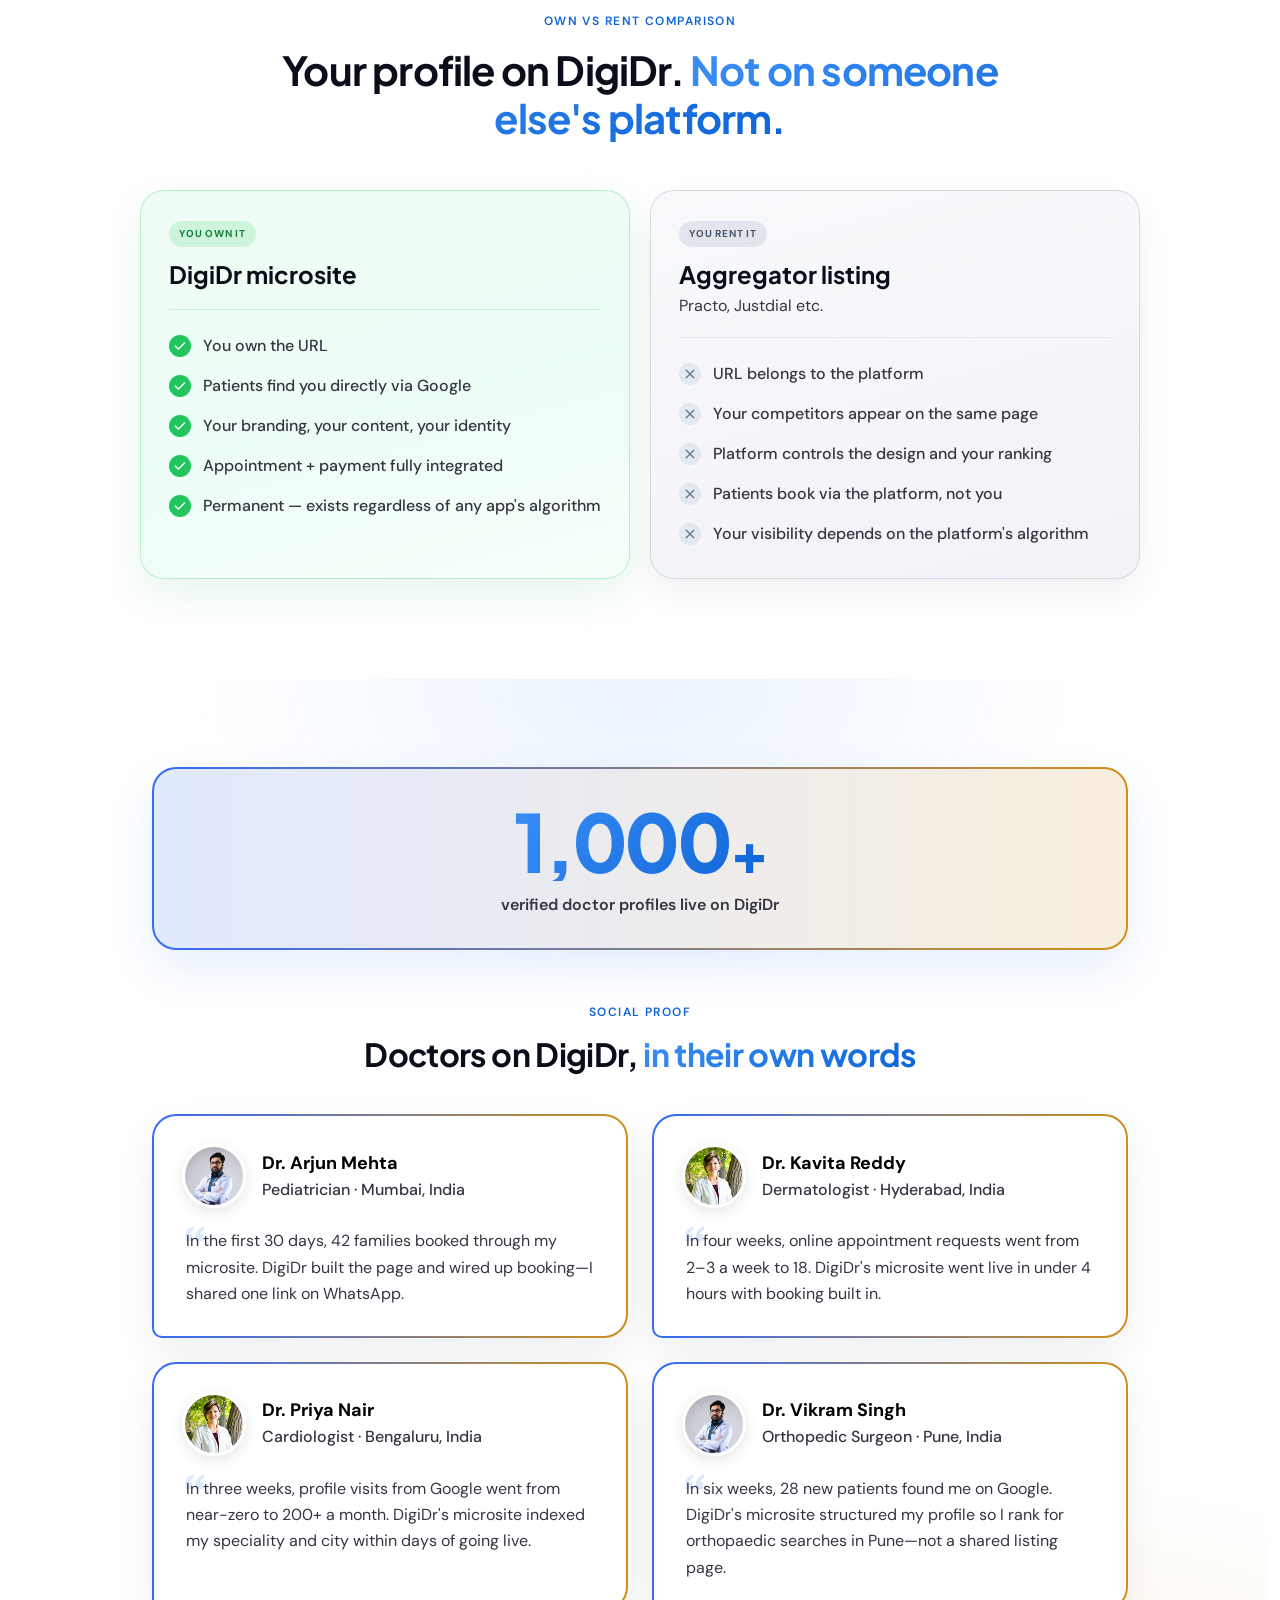
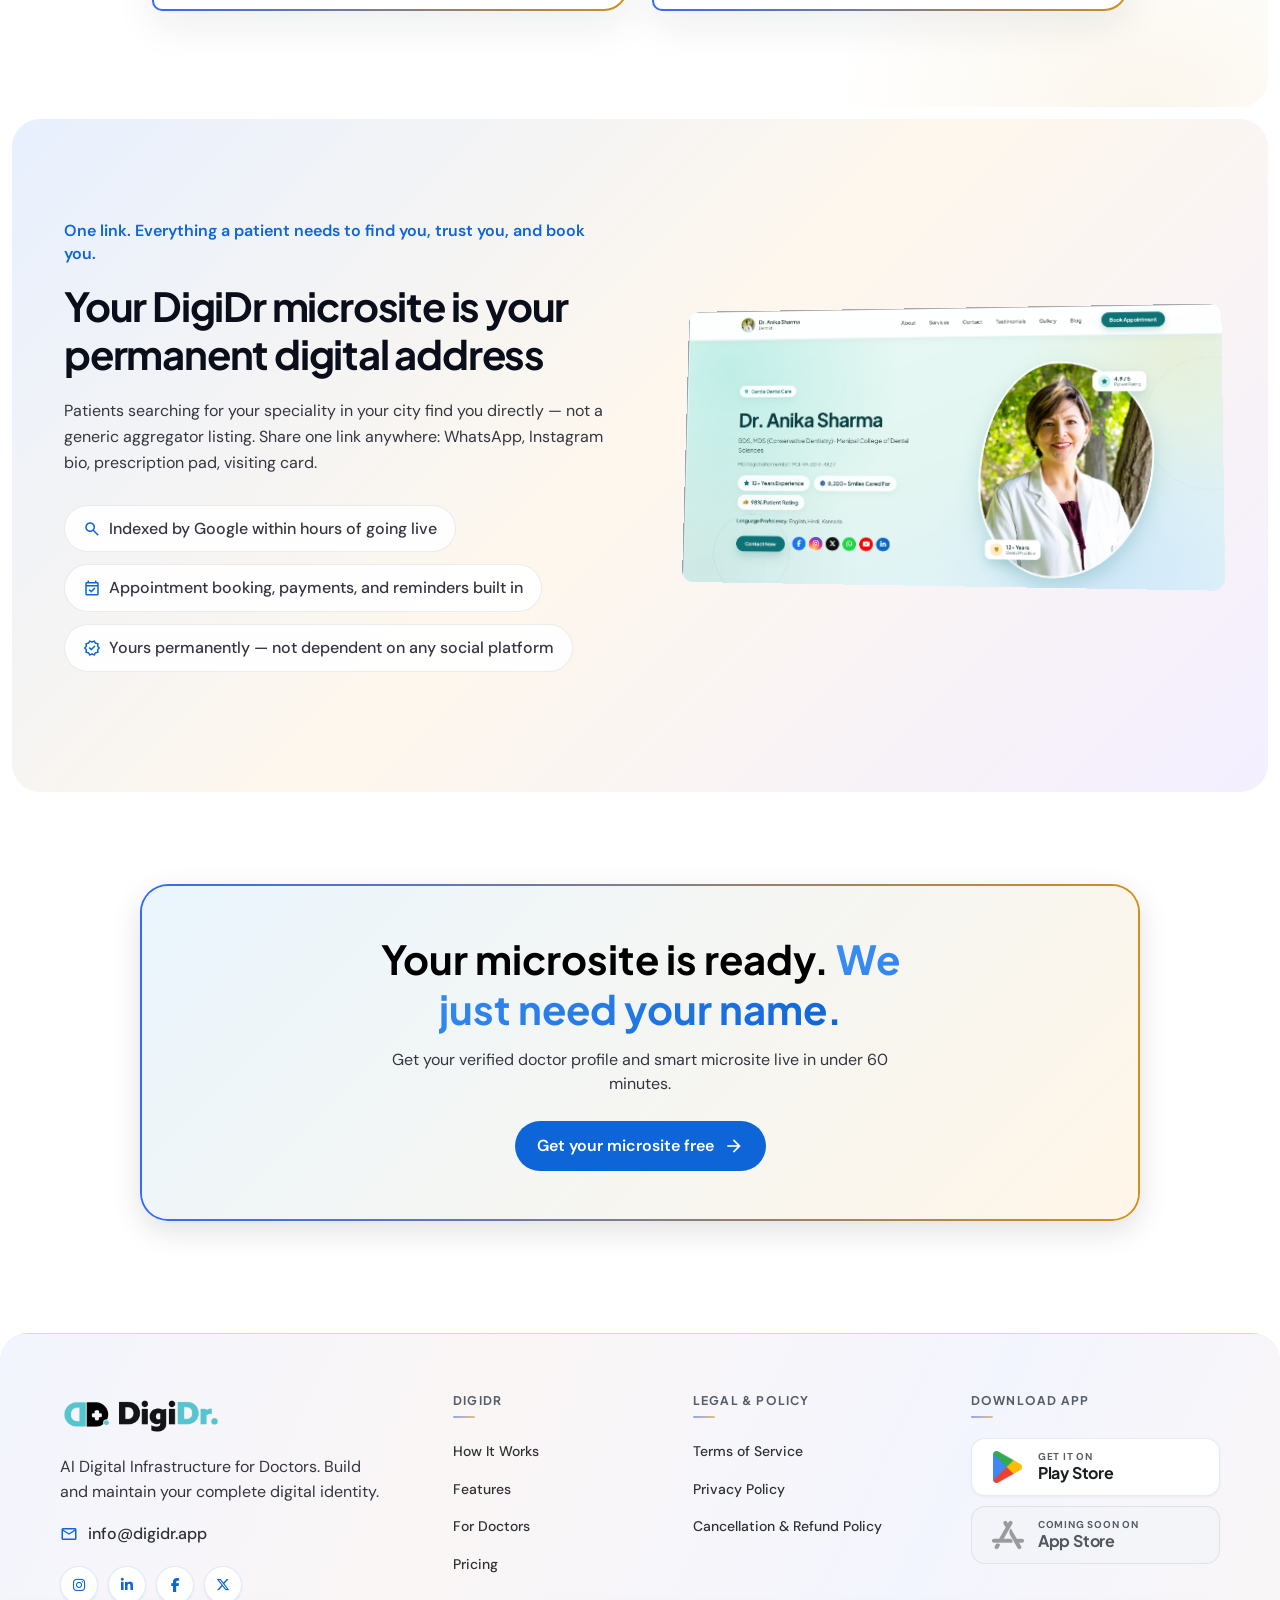
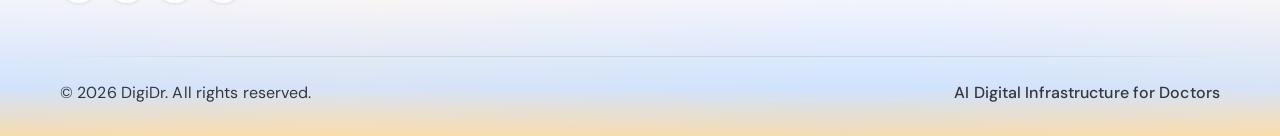
<file: microsite.html>
<!DOCTYPE html>
<html lang="en">

<head>
    <meta charset="UTF-8">
    <meta name="viewport" content="width=device-width, initial-scale=1.0">

    <!-- Google tag (gtag.js) -->
    <script async src="https://www.googletagmanager.com/gtag/js?id=G-EJND0R16D5"></script>
    <script>
        window.dataLayer = window.dataLayer || [];
        function gtag() { dataLayer.push(arguments); }
        gtag('js', new Date());
        gtag('config', 'G-EJND0R16D5');
    </script>

    <!-- Microsoft Clarity -->
    <script type="text/javascript">
        (function (c, l, a, r, i, t, y) {
            c[a] = c[a] || function () { (c[a].q = c[a].q || []).push(arguments) };
            t = l.createElement(r); t.async = 1; t.src = "https://www.clarity.ms/tag/" + i;
            y = l.getElementsByTagName(r)[0]; y.parentNode.insertBefore(t, y);
        })(window, document, "clarity", "script", "ykk3cb4rro");
    </script>

    <title>DigiDr Microsite | Your Doctor's Smart Website</title>
    <meta name="description"
        content="Every doctor gets a ready-to-use, GEO-optimized microsite with profile, services, reviews, and booking. Build your digital presence in minutes with DigiDr.">
    <meta name="keywords"
        content="doctor microsite, doctor website, medical website builder, GEO for doctors, doctor profile, online booking, healthcare digital presence">
    <meta name="robots" content="index, follow">
    <link rel="canonical" href="https://digidr.app/microsite.html">

    <meta property="og:type" content="website">
    <meta property="og:site_name" content="DigiDr">
    <meta property="og:title" content="DigiDr Microsite - Your Doctor's Smart Website">
    <meta property="og:description"
        content="Get a ready-to-use, GEO-optimized microsite. Profile, services, reviews, and booking — all in one place.">
    <meta property="og:url" content="https://digidr.app/microsite.html">
    <meta property="og:image" content="https://digidr.app/img/digidr_og_image.jpg">
    <meta property="og:image:width" content="1200">
    <meta property="og:image:height" content="630">
    <meta property="og:image:alt" content="DigiDr - AI Digital Infrastructure for Doctors">

    <meta name="twitter:card" content="summary_large_image">
    <meta name="twitter:title" content="DigiDr Microsite - Your Doctor's Smart Website">
    <meta name="twitter:description"
        content="Get a ready-to-use, GEO-optimized microsite. Profile, services, reviews, and booking — all in one place.">
    <meta name="twitter:image" content="https://digidr.app/img/digidr_og_image.jpg">

    <link rel="icon" type="image/x-icon" href="favicon/favicon.ico">

    <link href="bootstrap-5.3.8-dist/css/bootstrap.min.css" rel="stylesheet">
    <link rel="stylesheet"
        href="https://fonts.googleapis.com/css2?family=Material+Symbols+Outlined:opsz,wght,FILL,GRAD@20..48,100..700,0..1,-50..200" />

    <link href="css/root.css" rel="stylesheet">
    <link href="css/style.css" rel="stylesheet">
    <link href="css/microsite.css" rel="stylesheet">
    <link href="css/modal.css" rel="stylesheet">
    <link href="css/navbar.css" rel="stylesheet">
    <link href="css/footer.css" rel="stylesheet">
    <link rel="stylesheet" href="https://cdnjs.cloudflare.com/ajax/libs/font-awesome/6.5.1/css/all.min.css">

    <!-- Chatbot Widget -->
    <link rel="stylesheet" href="css/chatbot.css">

    <!-- Service structured data: mirrors the microsite offering described on this page -->
    <script type="application/ld+json">
    {
        "@context": "https://schema.org",
        "@type": "Service",
        "serviceType": "Doctor Microsite / Digital Profile",
        "provider": { "@type": "Organization", "name": "DigiDr", "url": "https://digidr.app/" },
        "areaServed": { "@type": "Country", "name": "India" },
        "description": "DigiDr builds a doctor's smart microsite automatically: verified profile, services, reviews, appointment booking, and consultation payments, live in minutes with no developer or agency needed.",
        "hasOfferCatalog": {
            "@type": "OfferCatalog",
            "name": "Microsite features",
            "itemListElement": [
                { "@type": "Offer", "itemOffered": { "@type": "Service", "name": "Verified doctor profile" } },
                { "@type": "Offer", "itemOffered": { "@type": "Service", "name": "Direct appointment booking" } },
                { "@type": "Offer", "itemOffered": { "@type": "Service", "name": "Patient reviews and ratings" } },
                { "@type": "Offer", "itemOffered": { "@type": "Service", "name": "SEO / local discovery layer" } }
            ]
        }
    }
    </script>
</head>

<body class="page-rounded page-microsite">
    <div id="navbar-mount" data-nav-active="microsite"></div>
    <script src="js/navbar.js"></script>
    <script src="js/analytics.js"></script>


    <script src="bootstrap-5.3.8-dist/js/bootstrap.bundle.min.js"></script>

    <!-- Product feature hero -->
    <header class="ms-hero">
        <div class="hero-aurora" aria-hidden="true">
            <div class="hero-aurora__mesh">
                <div class="hero-aurora__blob hero-aurora__blob--blue">
                    <div class="hero-aurora__blob-inner"></div>
                </div>
                <div class="hero-aurora__blob hero-aurora__blob--orange">
                    <div class="hero-aurora__blob-inner"></div>
                </div>
            </div>
        </div>
        <!-- <div class="ms-hero-badge">Your permanent digital address</div> -->
        <h1 class="ms-hero-title">One link. Your verified identity as a doctor <span class="highlight"
                style="display: inline-block; white-space: nowrap;">— online, always.</span></h1>
        <p class="ms-hero-tagline">DigiDr builds your smart microsite automatically — verified profile, services,
            reviews, appointment booking, and consultation payments. Live in minutes. No developer. No agency.
        </p>
        <div class="ms-hero-actions">
            <a class="ms-hero-btn" href="#" data-download-modal-open data-ga="cta_microsite_get_free_hero">Get your microsite free <span
                    class="material-symbols-outlined" aria-hidden="true">arrow_forward</span></a>
            <p class="ms-hero-trust">Live in minutes &nbsp;·&nbsp; No developer needed <span class="ms-hero-trust-break">&nbsp;·&nbsp; Cancel anytime</span></p>
        </div>
        <div class="ms-hero-showcase">
            <div class="ms-showcase-frame-wrap">
                <div class="ms-showcase-frame">
                    <div class="ms-showcase-bar">
                        <div class="ms-showcase-dots" aria-hidden="true">
                            <span class="ms-showcase-dot"></span>
                            <span class="ms-showcase-dot"></span>
                            <span class="ms-showcase-dot"></span>
                        </div>
                        <div class="ms-showcase-address-bar">
                            <span class="material-symbols-outlined ms-showcase-lock" aria-hidden="true">lock</span>
                            <span class="ms-showcase-url">digidr.app/yourname</span>
                        </div>
                    </div>
                    <div class="ms-showcase-screen">
                        <div id="msShowcaseCarousel" class="carousel slide ms-showcase-carousel" data-bs-ride="carousel"
                            data-bs-interval="5000" data-bs-pause="hover">
                            <div class="carousel-indicators ms-showcase-indicators">
                                <button type="button" data-bs-target="#msShowcaseCarousel" data-bs-slide-to="0"
                                    class="active" aria-current="true" aria-label="Microsite home"></button>
                                <button type="button" data-bs-target="#msShowcaseCarousel" data-bs-slide-to="1"
                                    aria-label="Services"></button>
                                <button type="button" data-bs-target="#msShowcaseCarousel" data-bs-slide-to="2"
                                    aria-label="Book appointment"></button>
                                <button type="button" data-bs-target="#msShowcaseCarousel" data-bs-slide-to="3"
                                    aria-label="Reviews"></button>
                            </div>
                            <div class="carousel-inner">
                                <div class="carousel-item active" data-url="digidr.app/dr_smith">
                                    <img src="img/micro-1.png" alt="Microsite home preview" class="ms-showcase-img">
                                </div>
                                <div class="carousel-item" data-url="digidr.app/dr_smith-2">
                                    <img src="img/micro-2.png" alt="Microsite services preview" class="ms-showcase-img">
                                </div>
                                <div class="carousel-item" data-url="digidr.app/dr_smith-3">
                                    <img src="img/micro-3.png" alt="Microsite booking preview" class="ms-showcase-img">
                                </div>
                                <div class="carousel-item" data-url="digidr.app/dr_smith-4">
                                    <img src="img/micro-4.png" alt="Microsite reviews preview" class="ms-showcase-img">
                                </div>
                            </div>
                            <button class="carousel-control-prev ms-showcase-control" type="button"
                                data-bs-target="#msShowcaseCarousel" data-bs-slide="prev" aria-label="Previous slide">
                                <span class="material-symbols-outlined" aria-hidden="true">chevron_left</span>
                            </button>
                            <button class="carousel-control-next ms-showcase-control" type="button"
                                data-bs-target="#msShowcaseCarousel" data-bs-slide="next" aria-label="Next slide">
                                <span class="material-symbols-outlined" aria-hidden="true">chevron_right</span>
                            </button>
                        </div>
                    </div>
                </div>
            </div>
        </div>
    </header>

    <!-- Benefits section -->
    <section class="ms-benefits-section" aria-labelledby="ms-benefits-heading">
        <div class="ms-benefits-bg" aria-hidden="true"></div>
        <div class="container">
            <div class="ms-benefits-header">
                <!-- <span class="ms-benefits-label">Why it matters</span> -->
                <h3 id="ms-benefits-heading" class="ms-benefits-title">Microsite <span class="highlight">Benefits</span>
                </h3>
                <p class="ms-benefits-subtitle">Your complete digital identity. In one link.</p>
            </div>
            <div class="ms-benefits-grid">
                <article class="ms-benefit-card ms-benefit-card--wide">
                    <div class="card-infographic ms-profile-graphic identity-graphic" role="img"
                        aria-label="Verified doctor profile infographic">
                        <span class="profile-node"></span>
                        <span class="verified-ring"></span>
                        <span class="site-card"></span>
                        <span class="ms-link-bar"></span>
                    </div>
                    <h4 class="ms-benefit-title">Verified doctor profile</h4>
                    <p class="ms-benefit-desc">Your speciality, experience, credentials, and clinic details structured
                        into a permanent, searchable online identity.</p>
                </article>
                <article class="ms-benefit-card ms-benefit-card--wide">
                    <div class="card-infographic ms-booking-graphic" role="img"
                        aria-label="Week calendar with selected appointment date">
                        <span class="ms-cal-panel"></span>
                        <span class="ms-cal-month"></span>
                        <span class="ms-cal-week"></span>
                        <span class="ms-cal-pick"></span>
                        <span class="ms-cal-flow"></span>
                        <span class="ms-cal-slot"></span>
                        <span class="ms-cal-done"></span>
                    </div>
                    <h4 class="ms-benefit-title">Direct appointment booking</h4>
                    <p class="ms-benefit-desc">Patients book in-clinic, video, or home consultations straight from your
                        microsite. No calls. No back-and-forth.</p>
                </article>
                <article class="ms-benefit-card">
                    <div class="card-infographic ms-reviews-graphic" role="img"
                        aria-label="Patient reviews and ratings infographic">
                        <span class="ms-rv-card"></span>
                        <span class="ms-rv-avatar"></span>
                        <span class="ms-rv-star ms-rv-s1"></span>
                        <span class="ms-rv-star ms-rv-s2"></span>
                        <span class="ms-rv-star ms-rv-s3"></span>
                        <span class="ms-rv-star ms-rv-s4"></span>
                        <span class="ms-rv-star ms-rv-s5"></span>
                        <span class="ms-rv-score">4.9</span>
                    </div>
                    <h4 class="ms-benefit-title">Patient reviews and ratings</h4>
                    <p class="ms-benefit-desc">Verified patient testimonials displayed on your profile to build trust
                        before a patient books.</p>
                </article>
                <article class="ms-benefit-card">
                    <div class="card-infographic ms-update-graphic" role="img"
                        aria-label="Instant microsite updates infographic">
                        <span class="ms-doc-card"></span>
                        <span class="ms-pen"></span>
                        <span class="ms-sync-line"></span>
                        <span class="ms-pulse-ring"></span>
                        <span class="ms-pulse-dot"></span>
                    </div>
                    <h4 class="ms-benefit-title">Always live, always current</h4>
                    <p class="ms-benefit-desc">Update your services, timings, and fees from the DigiDr app. Changes go
                        live instantly.</p>
                </article>
                <article class="ms-benefit-card">
                    <div class="card-infographic ms-discovery-graphic" role="img"
                        aria-label="Local patient search discovery infographic">
                        <span class="ms-orbit"></span>
                        <span class="ms-pin"></span>
                        <span class="ms-result-card"></span>
                        <span class="ms-query-chip">Cardiologist</span>
                        <span class="ms-rank-pill">#1</span>
                    </div>
                    <h4 class="ms-benefit-title">Get found locally</h4>
                    <p class="ms-benefit-desc">Your microsite is GEO-structured so patients searching for your specialty
                        in your city find you—not a generic listing.</p>
                </article>
            </div>
        </div>
    </section>

    <!-- What's inside section -->
    <section class="ms-inside-section" aria-labelledby="ms-inside-heading">
        <div class="ms-inside-bg" aria-hidden="true"></div>
        <div class="container">
            <div class="ms-inside-header">
                <h3 id="ms-inside-heading" class="ms-inside-title">What's inside your <span class="highlight">DigiDr
                        microsite</span></h3>
            </div>
            <ol class="ms-inside-stack">
                <li class="ms-inside-layer">
                    <span class="ms-inside-layer-icon" aria-hidden="true">
                        <span class="material-symbols-outlined">verified_user</span>
                    </span>
                    <div class="ms-inside-layer-copy">
                        <h4 class="ms-inside-layer-title">Verified doctor profile</h4>
                        <p class="ms-inside-layer-desc">Name, speciality, credentials, clinic, and languages spoken</p>
                    </div>
                </li>
                <li class="ms-inside-layer">
                    <span class="ms-inside-layer-icon" aria-hidden="true">
                        <span class="material-symbols-outlined">event_available</span>
                    </span>
                    <div class="ms-inside-layer-copy">
                        <h4 class="ms-inside-layer-title">Appointment system</h4>
                        <p class="ms-inside-layer-desc">In-clinic, video, and home consultations with real-time booking
                        </p>
                    </div>
                </li>
                <li class="ms-inside-layer">
                    <span class="ms-inside-layer-icon" aria-hidden="true">
                        <span class="material-symbols-outlined">payments</span>
                    </span>
                    <div class="ms-inside-layer-copy">
                        <h4 class="ms-inside-layer-title">Integrated payments</h4>
                        <p class="ms-inside-layer-desc">Advance booking fees, refunds, and no-show handling</p>
                    </div>
                </li>
                <li class="ms-inside-layer">
                    <span class="ms-inside-layer-icon" aria-hidden="true">
                        <span class="material-symbols-outlined">reviews</span>
                    </span>
                    <div class="ms-inside-layer-copy">
                        <h4 class="ms-inside-layer-title">Patient reviews</h4>
                        <p class="ms-inside-layer-desc">Verified testimonials to build trust before a patient books</p>
                    </div>
                </li>
                <li class="ms-inside-layer">
                    <span class="ms-inside-layer-icon" aria-hidden="true">
                        <span class="material-symbols-outlined">travel_explore</span>
                    </span>
                    <div class="ms-inside-layer-copy">
                        <h4 class="ms-inside-layer-title">SEO layer</h4>
                        <p class="ms-inside-layer-desc">Structured so Google finds you for your speciality in your city
                        </p>
                    </div>
                </li>
            </ol>
        </div>
    </section>

    <!-- Own vs rent comparison -->
    <section class="ms-compare-section" aria-labelledby="ms-compare-heading">
        <div class="container">
            <div class="ms-compare-header">
                <span class="ms-compare-eyebrow">Own vs rent comparison</span>
                <h3 id="ms-compare-heading" class="ms-compare-title">Your profile on DigiDr. <span class="highlight">Not
                        on someone else's platform.</span></h3>
            </div>
            <div class="ms-compare-table">
                <article class="ms-compare-col ms-compare-col--own" aria-label="DigiDr microsite">
                    <header class="ms-compare-col-head">
                        <span class="ms-compare-col-badge ms-compare-col-badge--own">You own it</span>
                        <h4 class="ms-compare-col-title">DigiDr microsite</h4>
                    </header>
                    <ul class="ms-compare-list">
                        <li><span class="ms-compare-icon ms-compare-icon--yes" aria-hidden="true"><span
                                    class="material-symbols-outlined">check</span></span> You own the URL</li>
                        <li><span class="ms-compare-icon ms-compare-icon--yes" aria-hidden="true"><span
                                    class="material-symbols-outlined">check</span></span> Patients find you directly via
                            Google</li>
                        <li><span class="ms-compare-icon ms-compare-icon--yes" aria-hidden="true"><span
                                    class="material-symbols-outlined">check</span></span> Your branding, your content,
                            your identity</li>
                        <li><span class="ms-compare-icon ms-compare-icon--yes" aria-hidden="true"><span
                                    class="material-symbols-outlined">check</span></span> Appointment + payment fully
                            integrated</li>
                        <li><span class="ms-compare-icon ms-compare-icon--yes" aria-hidden="true"><span
                                    class="material-symbols-outlined">check</span></span> Permanent — exists regardless
                            of any app's algorithm</li>
                    </ul>
                </article>
                <article class="ms-compare-col ms-compare-col--rent" aria-label="Aggregator listing">
                    <header class="ms-compare-col-head">
                        <span class="ms-compare-col-badge ms-compare-col-badge--rent">You rent it</span>
                        <h4 class="ms-compare-col-title">Aggregator listing</h4>
                        <p class="ms-compare-col-sub">Practo, Justdial etc.</p>
                    </header>
                    <ul class="ms-compare-list">
                        <li><span class="ms-compare-icon ms-compare-icon--no" aria-hidden="true"><span
                                    class="material-symbols-outlined">close</span></span> URL belongs to the platform
                        </li>
                        <li><span class="ms-compare-icon ms-compare-icon--no" aria-hidden="true"><span
                                    class="material-symbols-outlined">close</span></span> Your competitors appear on the
                            same page</li>
                        <li><span class="ms-compare-icon ms-compare-icon--no" aria-hidden="true"><span
                                    class="material-symbols-outlined">close</span></span> Platform controls the design
                            and your ranking</li>
                        <li><span class="ms-compare-icon ms-compare-icon--no" aria-hidden="true"><span
                                    class="material-symbols-outlined">close</span></span> Patients book via the
                            platform, not you</li>
                        <li><span class="ms-compare-icon ms-compare-icon--no" aria-hidden="true"><span
                                    class="material-symbols-outlined">close</span></span> Your visibility depends on the
                            platform's algorithm</li>
                    </ul>
                </article>
            </div>
        </div>
    </section>

    <!-- Social proof -->
    <section class="ms-proof-section" aria-labelledby="ms-proof-heading">
        <div class="ms-proof-bg" aria-hidden="true"></div>
        <div class="container">
            <p class="ms-proof-stat" aria-label="1,000 plus verified doctor profiles live on DigiDr">
                <span class="ms-proof-stat-number">1,000<span class="ms-proof-stat-plus">+</span></span>
                <span class="ms-proof-stat-label">verified doctor profiles live on DigiDr</span>
            </p>
            <div class="ms-proof-header">
                <span class="ms-proof-eyebrow">Social proof</span>
                <h3 id="ms-proof-heading" class="ms-proof-title">Doctors on DigiDr, <span class="highlight">in their own
                        words</span></h3>
            </div>
            <div class="ms-proof-quotes">
                <figure class="ms-proof-quote">
                    <div class="ms-proof-quote-profile">
                        <div class="ms-proof-quote-avatar">
                            <img src="img/doctor_male.jpg" alt="" width="64" height="64">
                        </div>
                        <figcaption class="ms-proof-quote-meta">
                            <span class="ms-proof-quote-name">Dr. Arjun Mehta</span>
                            <span class="ms-proof-quote-details">Pediatrician · Mumbai, India</span>
                        </figcaption>
                    </div>
                    <blockquote class="ms-proof-quote-text">
                        <p>In the first 30 days, 42 families booked through my microsite. DigiDr built the page and
                            wired up booking—I shared one link on WhatsApp.</p>
                    </blockquote>
                </figure>
                <figure class="ms-proof-quote">
                    <div class="ms-proof-quote-profile">
                        <div class="ms-proof-quote-avatar">
                            <img src="img/female_doctor.png" alt="" width="64" height="64">
                        </div>
                        <figcaption class="ms-proof-quote-meta">
                            <span class="ms-proof-quote-name">Dr. Kavita Reddy</span>
                            <span class="ms-proof-quote-details">Dermatologist · Hyderabad, India</span>
                        </figcaption>
                    </div>
                    <blockquote class="ms-proof-quote-text">
                        <p>In four weeks, online appointment requests went from 2–3 a week to 18. DigiDr's microsite
                            went live in under 4 hours with booking built in.</p>
                    </blockquote>
                </figure>
                <figure class="ms-proof-quote">
                    <div class="ms-proof-quote-profile">
                        <div class="ms-proof-quote-avatar">
                            <img src="img/female_doctor.png" alt="" width="64" height="64">
                        </div>
                        <figcaption class="ms-proof-quote-meta">
                            <span class="ms-proof-quote-name">Dr. Priya Nair</span>
                            <span class="ms-proof-quote-details">Cardiologist · Bengaluru, India</span>
                        </figcaption>
                    </div>
                    <blockquote class="ms-proof-quote-text">
                        <p>In three weeks, profile visits from Google went from near-zero to 200+ a month. DigiDr's
                            microsite indexed my speciality and city within days of going live.</p>
                    </blockquote>
                </figure>
                <figure class="ms-proof-quote">
                    <div class="ms-proof-quote-profile">
                        <div class="ms-proof-quote-avatar">
                            <img src="img/doctor_male.jpg" alt="" width="64" height="64">
                        </div>
                        <figcaption class="ms-proof-quote-meta">
                            <span class="ms-proof-quote-name">Dr. Vikram Singh</span>
                            <span class="ms-proof-quote-details">Orthopedic Surgeon · Pune, India</span>
                        </figcaption>
                    </div>
                    <blockquote class="ms-proof-quote-text">
                        <p>In six weeks, 28 new patients found me on Google. DigiDr's microsite structured my profile so
                            I rank for orthopaedic searches in Pune—not a shared listing page.</p>
                    </blockquote>
                </figure>
            </div>
        </div>
    </section>

    <!-- Statement section: editorial layout + device mockup -->
    <section class="ms-statement-section">
        <div class="ms-statement-container">
            <div class="ms-statement-content">
                <span class="ms-statement-label">One link. Everything a patient needs to find you, trust you, and book
                    you.</span>
                <h2 class="ms-statement-title">Your DigiDr microsite is your permanent digital address</h2>
                <p class="ms-statement-body">Patients searching for your speciality in your city find you directly — not
                    a generic aggregator listing. Share one link anywhere: WhatsApp, Instagram bio, prescription pad,
                    visiting card.</p>
                <ul class="ms-statement-pills">
                    <li><span class="material-symbols-outlined">search</span> Indexed by Google within hours of going
                        live</li>
                    <li><span class="material-symbols-outlined">event_available</span> Appointment booking, payments,
                        and reminders built in</li>
                    <li><span class="material-symbols-outlined">verified</span> Yours permanently — not dependent on any
                        social platform</li>
                </ul>
            </div>
            <div class="ms-statement-device">
                <img src="img/micro-overview.png" alt="Microsite overview" class="ms-statement-img">
            </div>
        </div>
    </section>

    <!-- CTA -->
    <section class="ms-cta">
        <div class="container">
            <div class="ms-cta-card ms-cta-card-simple">
                <div class="ms-cta-content">
                    <h2 class="ms-cta-title">Your microsite is ready. <span class="highlight">We just need your
                            name.</span></h2>
                    <p class="ms-cta-text">Get your verified doctor profile and smart microsite live in under 60
                        minutes.</p>
                    <a class="ms-cta-btn" id="openMissionModal" href="#" data-ga="cta_microsite_get_free_bottom">Get your microsite free<span
                            class="material-symbols-outlined">arrow_forward</span></a>
                </div>
            </div>
        </div>
    </section>

    <div id="modalMount"></div>
    <div id="downloadModalMount"></div>
    <div id="footer-mount"></div>
    <script src="js/footer.js"></script>

    <div class="floating-download-btn" id="floatingDownloadBtn">
        <span class="material-symbols-outlined">download</span>
        Coming Soon
    </div>

    <script src="js/script.js"></script>
    <script src="js/modal.js"></script>
    <script src="js/download.js"></script>
    <script src="js/microsite.js"></script>

    <!-- Chatbot Widget -->
    <div id="chatbot-mount"></div>
    <script src="js/chatbot.js"></script>
</body>

</html>
</file>
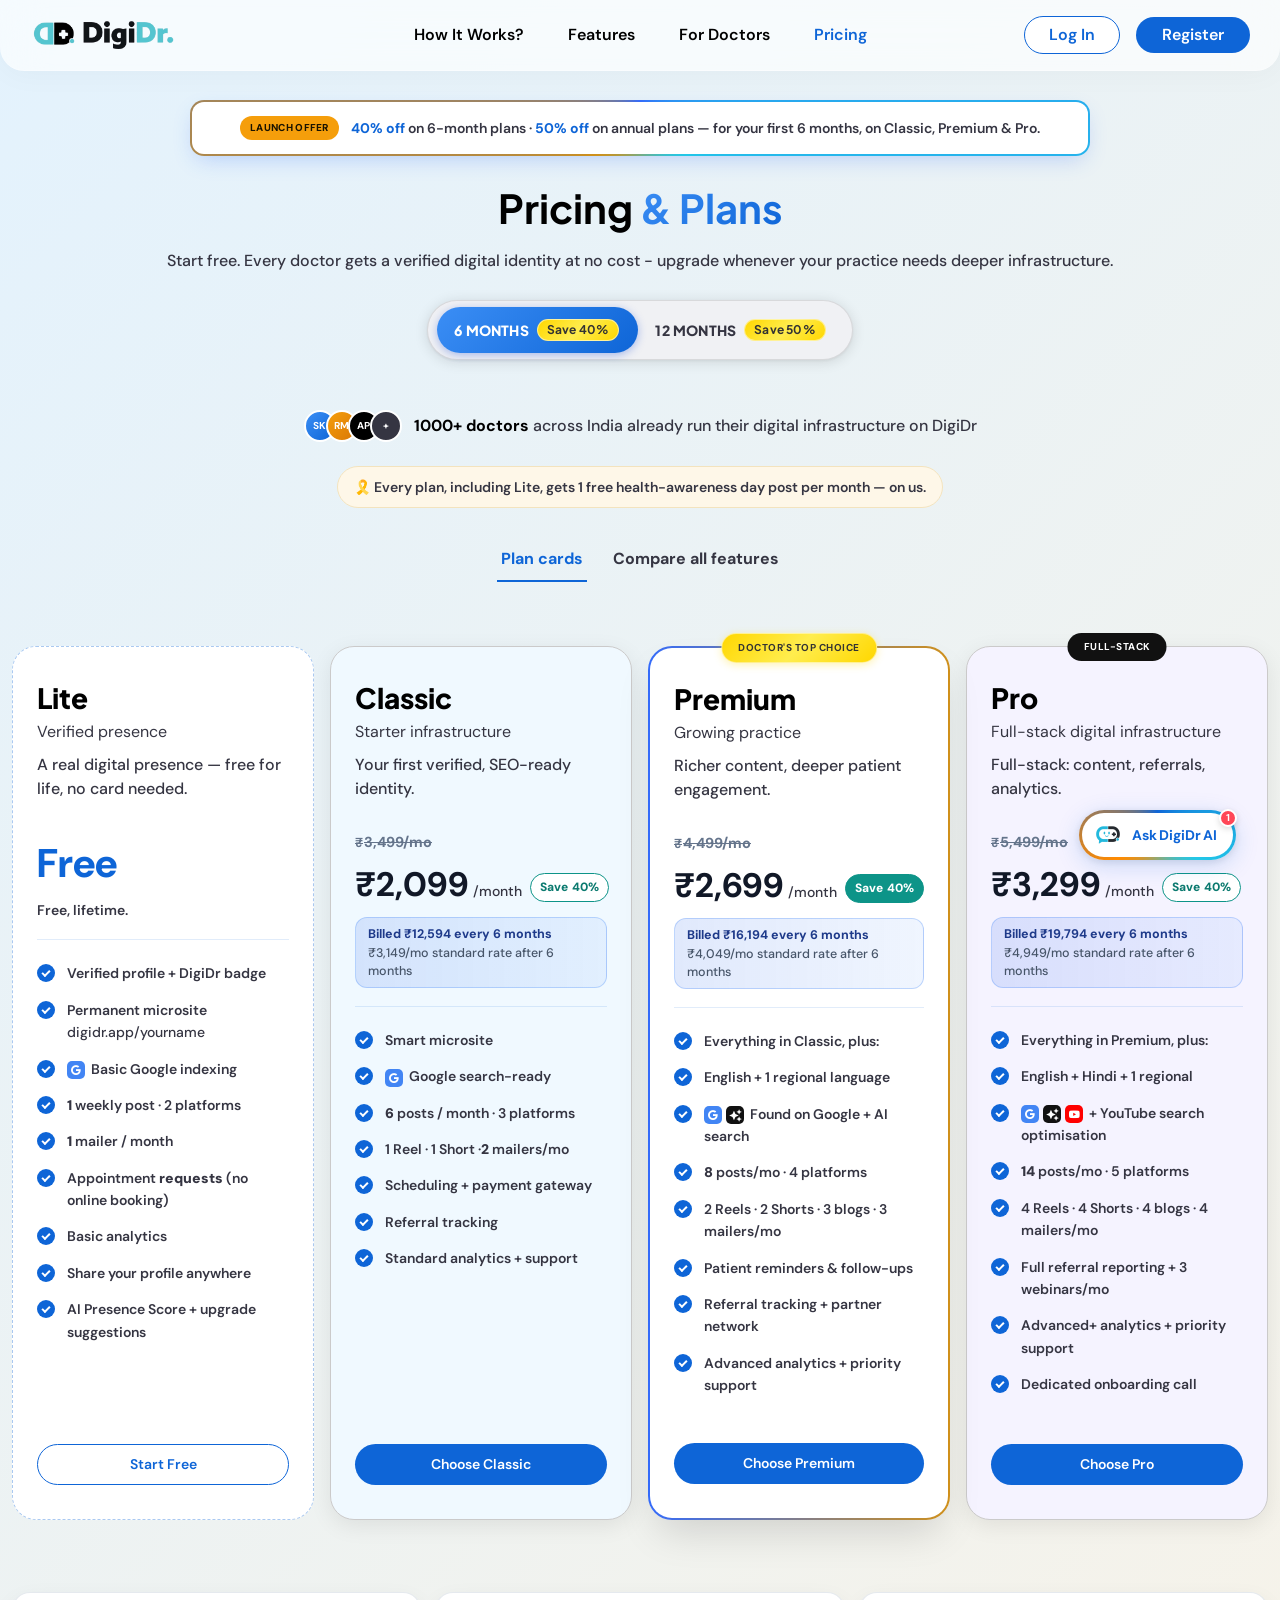
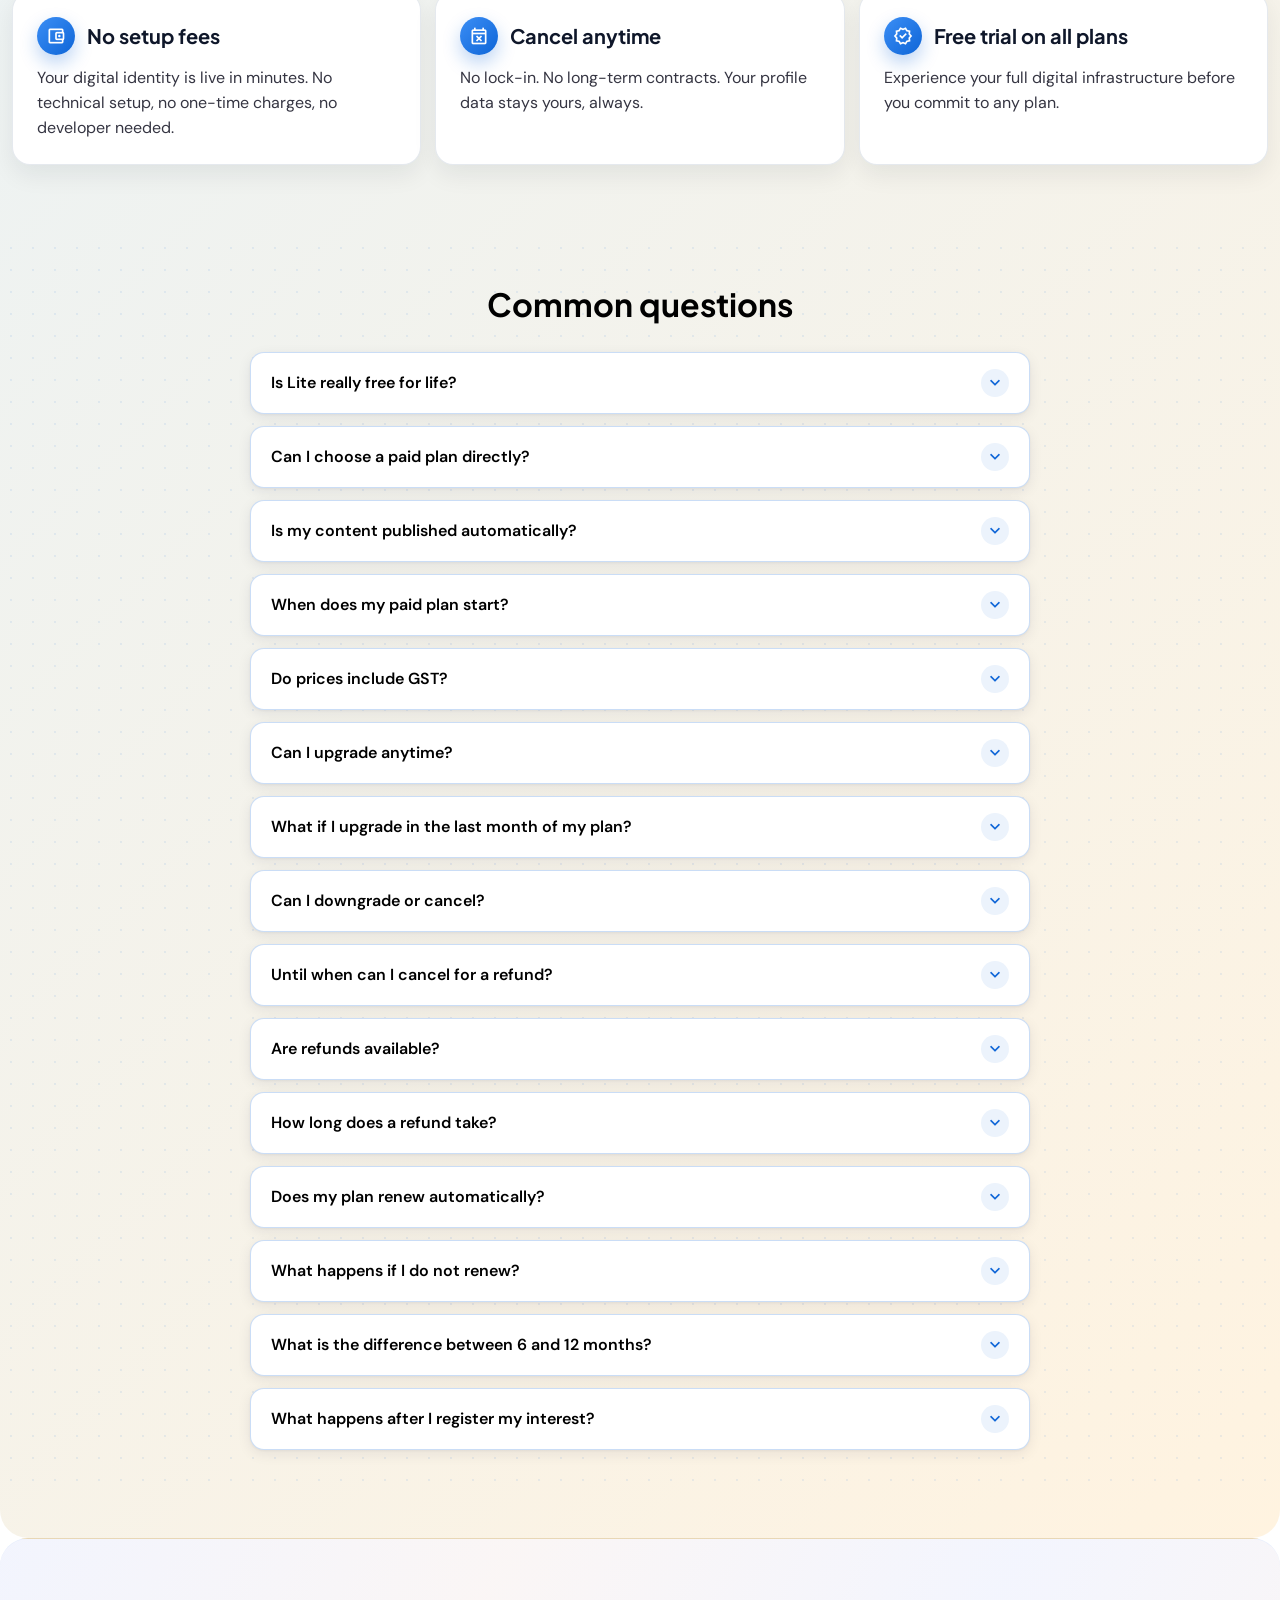
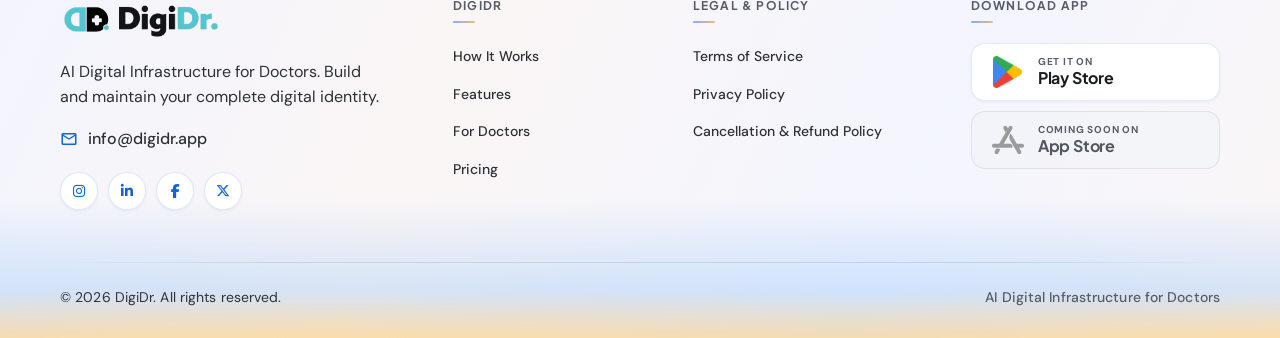
<file: pricing.html>
<!DOCTYPE html>
<html lang="en">

<head>
    <meta charset="UTF-8">
    <meta name="viewport" content="width=device-width, initial-scale=1.0">

    <!-- Google tag (gtag.js) -->
    <script async src="https://www.googletagmanager.com/gtag/js?id=G-EJND0R16D5"></script>
    <script>
        window.dataLayer = window.dataLayer || [];
        function gtag() { dataLayer.push(arguments); }
        gtag('js', new Date());
        gtag('config', 'G-EJND0R16D5');
    </script>

    <!-- Microsoft Clarity -->
    <script type="text/javascript">
        (function (c, l, a, r, i, t, y) {
            c[a] = c[a] || function () { (c[a].q = c[a].q || []).push(arguments) };
            t = l.createElement(r); t.async = 1; t.src = "https://www.clarity.ms/tag/" + i;
            y = l.getElementsByTagName(r)[0]; y.parentNode.insertBefore(t, y);
        })(window, document, "clarity", "script", "ykk3cb4rro");
    </script>

    <title>DigiDr Pricing</title>
    <meta name="description"
        content="Explore DigiDr's flexible pricing plans for doctors and clinics. Affordable digital healthcare solutions with AI-powered features, appointment management, and patient engagement tools.">
    <meta name="keywords"
        content="digidr pricing, doctor platform pricing, healthcare software cost, clinic management pricing, digital healthcare plans, medical practice software pricing, affordable healthcare technology">
    <meta name="robots" content="index, follow">
    <link rel="canonical" href="https://digidr.app/pricing.html">

    <!-- Open Graph -->
    <meta property="og:type" content="website">
    <meta property="og:site_name" content="DigiDr">
    <meta property="og:title" content="DigiDr Pricing">
    <meta property="og:description"
        content="Choose the perfect plan for your practice. Flexible pricing options with powerful features designed specifically for healthcare professionals in India.">
    <meta property="og:url" content="https://digidr.app/pricing.html">
    <meta property="og:image" content="https://digidr.app/img/digidr_og_image.jpg">
    <meta property="og:image:width" content="1200">
    <meta property="og:image:height" content="630">
    <meta property="og:image:alt" content="DigiDr - AI Digital Infrastructure for Doctors">

    <!-- Twitter -->
    <meta name="twitter:card" content="summary_large_image">
    <meta name="twitter:title" content="DigiDr Pricing">
    <meta name="twitter:description"
        content="Choose the perfect plan for your practice. Flexible pricing options with powerful features designed for healthcare professionals.">
    <meta name="twitter:image" content="https://digidr.app/img/digidr_og_image.jpg">

    <!-- Favicon -->
    <link rel="icon" type="image/x-icon" href="favicon/favicon.ico">

    <!-- Bootstrap CSS -->
    <link href="bootstrap-5.3.8-dist/css/bootstrap.min.css" rel="stylesheet">

    <!-- Google Symbols (Material Icons) -->
    <link rel="stylesheet"
        href="https://fonts.googleapis.com/css2?family=Material+Symbols+Outlined:opsz,wght,FILL,GRAD@20..48,100..700,0..1,-50..200" />

    <!-- Root Variables -->
    <link href="css/root.css" rel="stylesheet">

    <!-- Custom CSS -->
    <link href="css/style.css" rel="stylesheet">

    <!-- Navbar CSS -->
    <link href="css/navbar.css" rel="stylesheet">

    <!-- Modal CSS -->
    <link href="css/modal.css" rel="stylesheet">

    <!-- Footer CSS -->
    <link href="css/footer.css" rel="stylesheet">

    <!-- Font Awesome -->
    <link rel="stylesheet" href="https://cdnjs.cloudflare.com/ajax/libs/font-awesome/6.5.1/css/all.min.css">

    <!-- Chatbot Widget -->
    <link rel="stylesheet" href="css/chatbot.css">

    <!-- Pricing structured data: exact plan names/prices as shown on this page -->
    <script type="application/ld+json">
    {
        "@context": "https://schema.org",
        "@type": "Product",
        "name": "DigiDr",
        "description": "AI digital infrastructure plans for doctors: verified profile, smart microsite, AI content, and appointment booking.",
        "brand": { "@type": "Brand", "name": "DigiDr" },
        "offers": {
            "@type": "AggregateOffer",
            "priceCurrency": "INR",
            "lowPrice": "0",
            "highPrice": "3299",
            "offerCount": "4",
            "offers": [
                {
                    "@type": "Offer",
                    "name": "Lite",
                    "description": "Free, forever verified digital identity for any doctor — no card required.",
                    "price": "0",
                    "priceCurrency": "INR",
                    "url": "https://digidr.app/pricing.html"
                },
                {
                    "@type": "Offer",
                    "name": "Classic",
                    "description": "Your first verified, SEO-ready identity. Launch price for the first 6 months; standard rate ₹3,149/mo applies after.",
                    "price": "2099",
                    "priceCurrency": "INR",
                    "billingIncrement": "P1M",
                    "url": "https://digidr.app/pricing.html"
                },
                {
                    "@type": "Offer",
                    "name": "Premium",
                    "description": "Richer content, deeper patient engagement. Launch price for the first 6 months; standard rate ₹4,049/mo applies after.",
                    "price": "2699",
                    "priceCurrency": "INR",
                    "billingIncrement": "P1M",
                    "url": "https://digidr.app/pricing.html"
                },
                {
                    "@type": "Offer",
                    "name": "Pro",
                    "description": "Full-stack: content, referrals, analytics. Launch price for the first 6 months; standard rate ₹4,949/mo applies after.",
                    "price": "3299",
                    "priceCurrency": "INR",
                    "billingIncrement": "P1M",
                    "url": "https://digidr.app/pricing.html"
                }
            ]
        }
    }
    </script>

    <!-- FAQPage: AEO targeting for answer engines (ChatGPT, Perplexity, AI Overviews) — mirrors the visible FAQ accordion below -->
    <script type="application/ld+json">
    {
        "@context": "https://schema.org",
        "@type": "FAQPage",
        "mainEntity": [
            {
                "@type": "Question",
                "name": "Is Lite really free for life?",
                "acceptedAnswer": {
                    "@type": "Answer",
                    "text": "Yes. Lite is free for life. No card is needed and it does not expire."
                }
            },
            {
                "@type": "Question",
                "name": "Can I choose a paid plan directly?",
                "acceptedAnswer": {
                    "@type": "Answer",
                    "text": "Yes. Start free with Lite, or choose Classic, Premium or Pro directly. Every doctor begins by registering their interest."
                }
            },
            {
                "@type": "Question",
                "name": "Is my content published automatically?",
                "acceptedAnswer": {
                    "@type": "Answer",
                    "text": "No. Your content is sent to you for approval before it is published."
                }
            },
            {
                "@type": "Question",
                "name": "When does my paid plan start?",
                "acceptedAnswer": {
                    "@type": "Answer",
                    "text": "On the 1st of the coming month, even if you pay mid-month. Until then you stay on Lite."
                }
            },
            {
                "@type": "Question",
                "name": "Do prices include GST?",
                "acceptedAnswer": {
                    "@type": "Answer",
                    "text": "Yes. Prices include GST, and your invoice shows the GST amount separately."
                }
            },
            {
                "@type": "Question",
                "name": "Can I upgrade anytime?",
                "acceptedAnswer": {
                    "@type": "Answer",
                    "text": "Yes. Your running month does not change. Your upgrade starts on the 1st of the coming month, once you pay the difference between your current plan and the upgrade plan for the remaining months of your booked term (GST included)."
                }
            },
            {
                "@type": "Question",
                "name": "What if I upgrade in the last month of my plan?",
                "acceptedAnswer": {
                    "@type": "Answer",
                    "text": "Your upgrade would start after your plan ends, so you renew on the higher plan instead. Your new term starts the day after your current plan ends."
                }
            },
            {
                "@type": "Question",
                "name": "Can I downgrade or cancel?",
                "acceptedAnswer": {
                    "@type": "Answer",
                    "text": "Yes. Until 3 days before your plan starts you can cancel for a full refund. After that, your current plan continues until the end of your booked term, then your account returns to Lite (or to the lower plan, if you renew on it)."
                }
            },
            {
                "@type": "Question",
                "name": "Until when can I cancel for a refund?",
                "acceptedAnswer": {
                    "@type": "Answer",
                    "text": "Until 3 days before your plan starts. For a plan starting on 1 November, that is 29 October. Use the Cancel button in Billing and enter your invoice number. If you pay within those 3 days, the payment is non-refundable."
                }
            },
            {
                "@type": "Question",
                "name": "Are refunds available?",
                "acceptedAnswer": {
                    "@type": "Answer",
                    "text": "Yes, in one case: a full refund if you cancel until 3 days before your plan starts. After that, fees paid are non-refundable, except where required by law."
                }
            },
            {
                "@type": "Question",
                "name": "How long does a refund take?",
                "acceptedAnswer": {
                    "@type": "Answer",
                    "text": "We process it within 10 bank working days of your cancellation request, to your original payment method. The refund includes GST."
                }
            },
            {
                "@type": "Question",
                "name": "Does my plan renew automatically?",
                "acceptedAnswer": {
                    "@type": "Answer",
                    "text": "No. Nothing is charged automatically. We remind you from 40 days before your plan ends, and you renew by choosing your plan and term and paying."
                }
            },
            {
                "@type": "Question",
                "name": "What happens if I do not renew?",
                "acceptedAnswer": {
                    "@type": "Answer",
                    "text": "Your account returns to Lite, which is free for life. Your microsite and profile stay live."
                }
            },
            {
                "@type": "Question",
                "name": "What is the difference between 6 and 12 months?",
                "acceptedAnswer": {
                    "@type": "Answer",
                    "text": "The features are the same. A 12-month booking gives a larger saving."
                }
            },
            {
                "@type": "Question",
                "name": "What happens after I register my interest?",
                "acceptedAnswer": {
                    "@type": "Answer",
                    "text": "Our team takes it forward and prepares your onboarding."
                }
            }
        ]
    }
    </script>
</head>

<body class="page-pricing page-rounded">

    <div id="navbar-mount" data-nav-active="pricing"></div>
    <script src="js/navbar.js"></script>
    <script src="js/analytics.js"></script>

    <!-- Bootstrap JS -->
    <script src="bootstrap-5.3.8-dist/js/bootstrap.bundle.min.js"></script>


    <section class="pricing-section pricing-hero-section" id="pricing"
        style="background: linear-gradient(135deg, #e3f2fd 0%, #fff3e0 100%);">
        <div class="container">

            <div class="pricing-launch-banner">
                <span class="pricing-launch-banner__tag">Launch offer</span>
                <span><strong>40% off</strong> on 6-month plans &middot; <strong>50% off</strong> on annual plans
                    &mdash; for your first 6 months, on Classic, Premium &amp; Pro.</span>
            </div>

            <div class="text-center">
                <h3 class="section-title">Pricing <span class="text-highlight-blue">& Plans</span></h3>
                <p class="section-subtitle">Start free. Every doctor gets a verified digital identity at no cost -
                    upgrade whenever your practice needs deeper infrastructure.</p>
            </div>

            <div class="pricing-toggle-container">
                <div class="pricing-toggle-wrapper">
                    <span class="pricing-toggle-thumb" aria-hidden="true"></span>
                    <button class="toggle-btn active" id="sixMonthBtn" type="button">
                        <span>6 MONTHS</span>
                        <span class="yearly-badge">Save 40%</span>
                    </button>
                    <button class="toggle-btn toggle-btn-yearly" id="twelveMonthBtn" type="button">
                        <span>12 MONTHS</span>
                        <span class="yearly-badge">Save 50%</span>
                    </button>
                </div>
            </div>

            <div class="pricing-proof-strip">
                <div class="proof-avatars">
                    <span>SK</span>
                    <span>RM</span>
                    <span>AP</span>
                    <span>+</span>
                </div>
                <p class="pricing-proof-text"><strong>1000+ doctors</strong> across India already run their digital
                    infrastructure on DigiDr</p>
            </div>

            <p class="pricing-shared-note">&#x1F397;&#xFE0F; Every plan, including Lite, gets 1 free health-awareness
                day post per month &mdash; on us.</p>

            <div class="pricing-view-toggle" id="pricing-view-toggle">
                <button data-view="cards" class="active" type="button">Plan cards</button>
                <button data-view="compare" type="button">Compare all features</button>
            </div>

            <p class="pricing-carousel-hint">Swipe to compare plans <i class="fa-solid fa-arrow-right-long"
                    aria-hidden="true"></i></p>

            <div class="pricing-cards-wrap" id="pricing-cards-wrap">
            <div class="row gy-4 gx-lg-4 align-items-stretch mt-40 pricing-card-deck" data-pricing-card-deck>
                <div class="col-lg-3">
                    <div class="pricing-card pricing-card--lite">
                        <h3 class="plan-name">Lite</h3>
                        <span class="plan-subtitle">Verified presence</span>
                        <p class="plan-description">A real digital presence — free for life, no card needed.</p>

                        <div class="price-tag">
                            <div class="price-line-with-label">
                                <div class="price-line">
                                    <span class="price-free-value">Free</span>
                                </div>
                            </div>
                            <p class="price-forever">Free, lifetime.</p>
                        </div>

                        <ul class="features-list">
                            <li><span class="check-icon"></span>Verified profile + DigiDr badge</li>
                            <li><span class="check-icon"></span><span class="feat-with-icons">Permanent microsite <span class="lite-domain">digidr.app/yourname</span></span></li>
                            <li><span class="check-icon"></span><span class="feat-with-icons"><span class="channel-icons"><span class="channel-icon channel-icon--google"><i class="fa-brands fa-google"></i></span></span>Basic Google indexing</span></li>
                            <li><span class="check-icon"></span><strong>1</strong>&nbsp;weekly post · 2 platforms</li>
                            <li><span class="check-icon"></span><strong>1</strong>&nbsp;mailer / month</li>
                            <li><span class="check-icon"></span><span class="feat-with-icons">Appointment <strong>requests</strong> (no online booking)</span></li>
                            <li><span class="check-icon"></span>Basic analytics</li>
                            <li><span class="check-icon"></span>Share your profile anywhere</li>
                            <li><span class="check-icon"></span>AI Presence Score + upgrade suggestions</li>
                        </ul>

                        <button class="btn btn-dark-custom" type="button" data-download-modal-open data-ga="cta_start_free_lite">Start Free</button>
                    </div>
                </div>

                <div class="col-lg-3">
                    <div class="pricing-card pricing-card--classic">
                        <h3 class="plan-name">Classic</h3>
                        <span class="plan-subtitle">Starter infrastructure</span>
                        <p class="plan-description">Your first verified, SEO-ready identity.</p>

                        <div class="price-tag">
                            <p class="price-was"><span class="price-was-currency">₹</span><span class="price-was-amount">3,499</span>/mo</p>
                            <div class="price-line-with-label">
                                <div class="price-line">
                                    <span class="price-currency">₹</span>
                                    <span class="price-value" data-monthly="3,499" data-plan="classic">2,099</span>
                                    <span class="price-period">/month</span>
                                </div>
                                <span class="price-save-badge">Save 40%</span>
                            </div>
                            <p class="price-annual-save"><span class="billed-line">Billed ₹12,594 every 6 months</span><span class="standard-rate-line">₹3,149/mo standard rate after 6 months</span></p>
                        </div>

                        <ul class="features-list">
                            <li><span class="check-icon"></span>Smart microsite</li>
                            <li><span class="check-icon"></span><span class="feat-with-icons"><span class="channel-icons"><span class="channel-icon channel-icon--google"><i class="fa-brands fa-google"></i></span></span>Google search-ready</span></li>
                            <li><span class="check-icon"></span><strong>6</strong>&nbsp;posts / month · 3 platforms</li>
                            <li><span class="check-icon"></span>1 Reel · 1 Short · <strong>2</strong>&nbsp;mailers/mo</li>
                            <li><span class="check-icon"></span>Scheduling + payment gateway</li>
                            <li><span class="check-icon"></span>Referral tracking</li>
                            <li><span class="check-icon"></span>Standard analytics + support</li>
                        </ul>

                        <button class="btn btn-blue-custom" type="button" data-download-modal-open data-ga="cta_start_trial_classic">Choose Classic</button>
                    </div>
                </div>

                <div class="col-lg-3 pricing-card-wrapper-highlighted">
                    <div class="pricing-card highlighted">
                        <div class="doctors-choice-badge">DOCTOR'S TOP CHOICE</div>

                        <h3 class="plan-name">Premium</h3>
                        <span class="plan-subtitle">Growing practice</span>
                        <p class="plan-description">Richer content, deeper patient engagement.</p>

                        <div class="price-tag">
                            <p class="price-was"><span class="price-was-currency">₹</span><span class="price-was-amount">4,499</span>/mo</p>
                            <div class="price-line-with-label">
                                <div class="price-line">
                                    <span class="price-currency">₹</span>
                                    <span class="price-value" data-monthly="4,499" data-plan="premium">2,699</span>
                                    <span class="price-period">/month</span>
                                </div>
                                <span class="price-save-badge">Save 40%</span>
                            </div>
                            <p class="price-annual-save"><span class="billed-line">Billed ₹16,194 every 6 months</span><span class="standard-rate-line">₹4,049/mo standard rate after 6 months</span></p>
                        </div>

                        <ul class="features-list">
                            <li><span class="check-icon"></span>Everything in Classic, plus:</li>
                            <li><span class="check-icon"></span>English + 1 regional language</li>
                            <li><span class="check-icon"></span><span class="feat-with-icons"><span class="channel-icons"><span class="channel-icon channel-icon--google"><i class="fa-brands fa-google"></i></span><span class="channel-icon channel-icon--ai"><span class="material-symbols-outlined">auto_awesome</span></span></span>Found on Google + AI search</span></li>
                            <li><span class="check-icon"></span><strong>8</strong>&nbsp;posts/mo · 4 platforms</li>
                            <li><span class="check-icon"></span>2 Reels · 2 Shorts · 3 blogs · 3 mailers/mo</li>
                            <li><span class="check-icon"></span>Patient reminders &amp; follow-ups</li>
                            <li><span class="check-icon"></span>Referral tracking + partner network</li>
                            <li><span class="check-icon"></span>Advanced analytics + priority support</li>
                        </ul>

                        <button class="btn btn-blue-custom" type="button" data-download-modal-open data-ga="cta_start_trial_premium">Choose Premium</button>
                    </div>
                </div>

                <div class="col-lg-3">
                    <div class="pricing-card pricing-card--pro">
                        <div class="full-stack-badge">Full-stack</div>
                        <h3 class="plan-name">Pro</h3>
                        <span class="plan-subtitle">Full-stack digital infrastructure</span>
                        <p class="plan-description">Full-stack: content, referrals, analytics.</p>

                        <div class="price-tag">
                            <p class="price-was"><span class="price-was-currency">₹</span><span class="price-was-amount">5,499</span>/mo</p>
                            <div class="price-line-with-label">
                                <div class="price-line">
                                    <span class="price-currency">₹</span>
                                    <span class="price-value" data-monthly="5,499" data-plan="pro">3,299</span>
                                    <span class="price-period">/month</span>
                                </div>
                                <span class="price-save-badge">Save 40%</span>
                            </div>
                            <p class="price-annual-save"><span class="billed-line">Billed ₹19,794 every 6 months</span><span class="standard-rate-line">₹4,949/mo standard rate after 6 months</span></p>
                        </div>

                        <ul class="features-list">
                            <li><span class="check-icon"></span>Everything in Premium, plus:</li>
                            <li><span class="check-icon"></span>English + Hindi + 1 regional</li>
                            <li><span class="check-icon"></span><span class="feat-with-icons"><span class="channel-icons"><span class="channel-icon channel-icon--google"><i class="fa-brands fa-google"></i></span><span class="channel-icon channel-icon--ai"><span class="material-symbols-outlined">auto_awesome</span></span><span class="channel-icon channel-icon--youtube"><i class="fa-brands fa-youtube"></i></span></span>+ YouTube search optimisation</span></li>
                            <li><span class="check-icon"></span><strong>14</strong>&nbsp;posts/mo · 5 platforms</li>
                            <li><span class="check-icon"></span>4 Reels · 4 Shorts · 4 blogs · 4 mailers/mo</li>
                            <li><span class="check-icon"></span>Full referral reporting + 3 webinars/mo</li>
                            <li><span class="check-icon"></span>Advanced+ analytics + priority support</li>
                            <li><span class="check-icon"></span>Dedicated onboarding call</li>
                        </ul>

                        <button class="btn btn-blue-custom" type="button" data-download-modal-open data-ga="cta_start_trial_pro">Choose Pro</button>
                    </div>
                </div>
            </div>
            <div class="pricing-carousel-dots" data-pricing-carousel-dots aria-label="Pricing plan carousel navigation">
                <button class="pricing-carousel-dot is-active" type="button" aria-label="Show Lite plan"></button>
                <button class="pricing-carousel-dot" type="button" aria-label="Show Classic plan"></button>
                <button class="pricing-carousel-dot" type="button" aria-label="Show Premium plan"></button>
                <button class="pricing-carousel-dot" type="button" aria-label="Show Pro plan"></button>
            </div>
            </div>

            <div class="pricing-compare-wrap" id="pricing-compare-wrap">
                <table class="pricing-compare">
                    <thead>
                        <tr>
                            <th>What you get</th>
                            <th>Lite</th>
                            <th>Classic</th>
                            <th class="col-premium">Premium</th>
                            <th>Pro</th>
                        </tr>
                    </thead>
                    <tbody>
                        <tr class="section-row">
                            <td colspan="5">Your Online Presence</td>
                        </tr>
                        <tr>
                            <td>Verified profile &amp; microsite</td>
                            <td>Basic</td>
                            <td>Full + SEO</td>
                            <td>Full + SEO</td>
                            <td>Full + SEO</td>
                        </tr>
                        <tr>
                            <td>Languages</td>
                            <td>English</td>
                            <td>English</td>
                            <td>+ 1 regional</td>
                            <td>+ Hindi + 1 regional</td>
                        </tr>
                        <tr>
                            <td>Where you're found</td>
                            <td>Basic Google indexing</td>
                            <td>Google search</td>
                            <td>Google + AI search</td>
                            <td>Google + AI + YouTube</td>
                        </tr>
                        <tr>
                            <td>AI Presence Score &amp; suggestions</td>
                            <td>✓</td>
                            <td>✓</td>
                            <td>✓</td>
                            <td>✓</td>
                        </tr>

                        <tr class="section-row">
                            <td colspan="5">Content Made For You</td>
                        </tr>
                        <tr>
                            <td>Social posts</td>
                            <td>1 / week</td>
                            <td>6 / month</td>
                            <td>8 / month</td>
                            <td>14 / month</td>
                        </tr>
                        <tr>
                            <td>Platforms covered</td>
                            <td>2</td>
                            <td>3</td>
                            <td>4</td>
                            <td>5</td>
                        </tr>
                        <tr>
                            <td>Health-awareness day post</td>
                            <td>1 / month</td>
                            <td>1 / month</td>
                            <td>1 / month</td>
                            <td>1 / month</td>
                        </tr>
                        <tr>
                            <td>Reels, Shorts &amp; blogs</td>
                            <td class="dim">—</td>
                            <td>2 / month</td>
                            <td>7 / month</td>
                            <td>12 / month</td>
                        </tr>
                        <tr>
                            <td>Mailers</td>
                            <td>1 / month</td>
                            <td>2 / month</td>
                            <td>3 / month</td>
                            <td>4 / month</td>
                        </tr>
                        <tr>
                            <td>Content sent for your approval before publishing</td>
                            <td>✓</td>
                            <td>✓</td>
                            <td>✓</td>
                            <td>✓</td>
                        </tr>

                        <tr class="section-row">
                            <td colspan="5">Appointments &amp; Referrals</td>
                        </tr>
                        <tr>
                            <td>Appointment booking</td>
                            <td>Request only</td>
                            <td>Online + payments</td>
                            <td>Online + payments</td>
                            <td>Online + payments</td>
                        </tr>
                        <tr>
                            <td>Patient reminders</td>
                            <td class="dim">—</td>
                            <td class="dim">—</td>
                            <td>✓</td>
                            <td>✓</td>
                        </tr>
                        <tr>
                            <td>Diagnostic referral network</td>
                            <td class="dim">—</td>
                            <td>Tracking</td>
                            <td>+ Partner network</td>
                            <td>+ Full reporting</td>
                        </tr>

                        <tr class="section-row">
                            <td colspan="5">Growth Tools</td>
                        </tr>
                        <tr>
                            <td>Webinars &amp; patient Q&amp;A</td>
                            <td class="dim">—</td>
                            <td class="dim">—</td>
                            <td class="dim">—</td>
                            <td>3 / month</td>
                        </tr>
                        <tr>
                            <td>Analytics dashboard</td>
                            <td>Basic</td>
                            <td>Standard</td>
                            <td>Advanced</td>
                            <td>Advanced+</td>
                        </tr>
                        <tr>
                            <td>Support</td>
                            <td>Community</td>
                            <td>Standard</td>
                            <td>Priority</td>
                            <td>Priority</td>
                        </tr>
                        <tr>
                            <td>Dedicated onboarding call</td>
                            <td class="dim">—</td>
                            <td class="dim">—</td>
                            <td class="dim">—</td>
                            <td>✓</td>
                        </tr>
                    </tbody>
                </table>
            </div>

            <div class="pricing-trust-strip" aria-label="Pricing highlights">
                <article class="pricing-trust-strip__item pricing-trust-strip__item--blue">
                    <h4>
                        <span class="material-symbols-outlined pricing-trust-strip__icon"
                            aria-hidden="true">account_balance_wallet</span>
                        No setup fees
                    </h4>
                    <p>Your digital identity is live in minutes. No technical setup, no one-time charges, no developer
                        needed.</p>
                </article>
                <article class="pricing-trust-strip__item pricing-trust-strip__item--neutral">
                    <h4>
                        <span class="material-symbols-outlined pricing-trust-strip__icon"
                            aria-hidden="true">event_busy</span>
                        Cancel anytime
                    </h4>
                    <p>No lock-in. No long-term contracts. Your profile data stays yours, always.</p>
                </article>
                <article class="pricing-trust-strip__item pricing-trust-strip__item--green">
                    <h4>
                        <span class="material-symbols-outlined pricing-trust-strip__icon"
                            aria-hidden="true">verified</span>
                        Free trial on all plans
                    </h4>
                    <p>Experience your full digital infrastructure before you commit to any plan.</p>
                </article>
            </div>

            <div class="pricing-faq">
                <h2>Common questions</h2>
                <div class="faq-accordion">
                    <div class="faq-item">
                        <button class="faq-q" type="button" aria-expanded="false">
                            <span class="faq-q-text">Is Lite really free for life?</span>
                            <span class="material-symbols-outlined faq-icon" aria-hidden="true">expand_more</span>
                        </button>
                        <div class="faq-a">
                            <p>Yes. Lite is free for life. No card is needed and it does not expire.</p>
                        </div>
                    </div>
                    <div class="faq-item">
                        <button class="faq-q" type="button" aria-expanded="false">
                            <span class="faq-q-text">Can I choose a paid plan directly?</span>
                            <span class="material-symbols-outlined faq-icon" aria-hidden="true">expand_more</span>
                        </button>
                        <div class="faq-a">
                            <p>Yes. Start free with Lite, or choose Classic, Premium or Pro directly. Every doctor begins by registering their interest.</p>
                        </div>
                    </div>
                    <div class="faq-item">
                        <button class="faq-q" type="button" aria-expanded="false">
                            <span class="faq-q-text">Is my content published automatically?</span>
                            <span class="material-symbols-outlined faq-icon" aria-hidden="true">expand_more</span>
                        </button>
                        <div class="faq-a">
                            <p>No. Your content is sent to you for approval before it is published.</p>
                        </div>
                    </div>
                    <div class="faq-item">
                        <button class="faq-q" type="button" aria-expanded="false">
                            <span class="faq-q-text">When does my paid plan start?</span>
                            <span class="material-symbols-outlined faq-icon" aria-hidden="true">expand_more</span>
                        </button>
                        <div class="faq-a">
                            <p>On the 1st of the coming month, even if you pay mid-month. Until then you stay on Lite.</p>
                        </div>
                    </div>
                    <div class="faq-item">
                        <button class="faq-q" type="button" aria-expanded="false">
                            <span class="faq-q-text">Do prices include GST?</span>
                            <span class="material-symbols-outlined faq-icon" aria-hidden="true">expand_more</span>
                        </button>
                        <div class="faq-a">
                            <p>Yes. Prices include GST, and your invoice shows the GST amount separately.</p>
                        </div>
                    </div>
                    <div class="faq-item">
                        <button class="faq-q" type="button" aria-expanded="false">
                            <span class="faq-q-text">Can I upgrade anytime?</span>
                            <span class="material-symbols-outlined faq-icon" aria-hidden="true">expand_more</span>
                        </button>
                        <div class="faq-a">
                            <p>Yes. Your running month does not change. Your upgrade starts on the 1st of the coming month, once you pay the difference between your current plan and the upgrade plan for the remaining months of your booked term (GST included).</p>
                        </div>
                    </div>
                    <div class="faq-item">
                        <button class="faq-q" type="button" aria-expanded="false">
                            <span class="faq-q-text">What if I upgrade in the last month of my plan?</span>
                            <span class="material-symbols-outlined faq-icon" aria-hidden="true">expand_more</span>
                        </button>
                        <div class="faq-a">
                            <p>Your upgrade would start after your plan ends, so you renew on the higher plan instead. Your new term starts the day after your current plan ends.</p>
                        </div>
                    </div>
                    <div class="faq-item">
                        <button class="faq-q" type="button" aria-expanded="false">
                            <span class="faq-q-text">Can I downgrade or cancel?</span>
                            <span class="material-symbols-outlined faq-icon" aria-hidden="true">expand_more</span>
                        </button>
                        <div class="faq-a">
                            <p>Yes. Until 3 days before your plan starts you can cancel for a full refund. After that, your current plan continues until the end of your booked term, then your account returns to Lite (or to the lower plan, if you renew on it).</p>
                        </div>
                    </div>
                    <div class="faq-item">
                        <button class="faq-q" type="button" aria-expanded="false">
                            <span class="faq-q-text">Until when can I cancel for a refund?</span>
                            <span class="material-symbols-outlined faq-icon" aria-hidden="true">expand_more</span>
                        </button>
                        <div class="faq-a">
                            <p>Until 3 days before your plan starts. For a plan starting on 1 November, that is 29 October. Use the Cancel button in Billing and enter your invoice number. If you pay within those 3 days, the payment is non-refundable.</p>
                        </div>
                    </div>
                    <div class="faq-item">
                        <button class="faq-q" type="button" aria-expanded="false">
                            <span class="faq-q-text">Are refunds available?</span>
                            <span class="material-symbols-outlined faq-icon" aria-hidden="true">expand_more</span>
                        </button>
                        <div class="faq-a">
                            <p>Yes, in one case: a full refund if you cancel until 3 days before your plan starts. After that, fees paid are non-refundable, except where required by law.</p>
                        </div>
                    </div>
                    <div class="faq-item">
                        <button class="faq-q" type="button" aria-expanded="false">
                            <span class="faq-q-text">How long does a refund take?</span>
                            <span class="material-symbols-outlined faq-icon" aria-hidden="true">expand_more</span>
                        </button>
                        <div class="faq-a">
                            <p>We process it within 10 bank working days of your cancellation request, to your original payment method. The refund includes GST.</p>
                        </div>
                    </div>
                    <div class="faq-item">
                        <button class="faq-q" type="button" aria-expanded="false">
                            <span class="faq-q-text">Does my plan renew automatically?</span>
                            <span class="material-symbols-outlined faq-icon" aria-hidden="true">expand_more</span>
                        </button>
                        <div class="faq-a">
                            <p>No. Nothing is charged automatically. We remind you from 40 days before your plan ends, and you renew by choosing your plan and term and paying.</p>
                        </div>
                    </div>
                    <div class="faq-item">
                        <button class="faq-q" type="button" aria-expanded="false">
                            <span class="faq-q-text">What happens if I do not renew?</span>
                            <span class="material-symbols-outlined faq-icon" aria-hidden="true">expand_more</span>
                        </button>
                        <div class="faq-a">
                            <p>Your account returns to Lite, which is free for life. Your microsite and profile stay live.</p>
                        </div>
                    </div>
                    <div class="faq-item">
                        <button class="faq-q" type="button" aria-expanded="false">
                            <span class="faq-q-text">What is the difference between 6 and 12 months?</span>
                            <span class="material-symbols-outlined faq-icon" aria-hidden="true">expand_more</span>
                        </button>
                        <div class="faq-a">
                            <p>The features are the same. A 12-month booking gives a larger saving.</p>
                        </div>
                    </div>
                    <div class="faq-item">
                        <button class="faq-q" type="button" aria-expanded="false">
                            <span class="faq-q-text">What happens after I register my interest?</span>
                            <span class="material-symbols-outlined faq-icon" aria-hidden="true">expand_more</span>
                        </button>
                        <div class="faq-a">
                            <p>Our team takes it forward and prepares your onboarding.</p>
                        </div>
                    </div>
                </div>
            </div>
        </div>
    </section>
    <div id="footer-mount"></div>
    <script src="js/footer.js"></script>

    <div id="modalMount"></div>
    <div id="downloadModalMount"></div>

    <!-- Floating Download Button (Mobile Only) -->
    <div class="floating-download-btn" id="floatingDownloadBtn">
        <span class="material-symbols-outlined">download</span>
        Coming Soon
    </div>

    <!-- Custom JS -->
    <script src="js/script.js"></script>
    <script src="js/modal.js"></script>
    <script src="js/download.js"></script>

    <!-- Chatbot Widget -->
    <div id="chatbot-mount"></div>
    <script src="js/chatbot.js"></script>
</body>

</html>
</file>
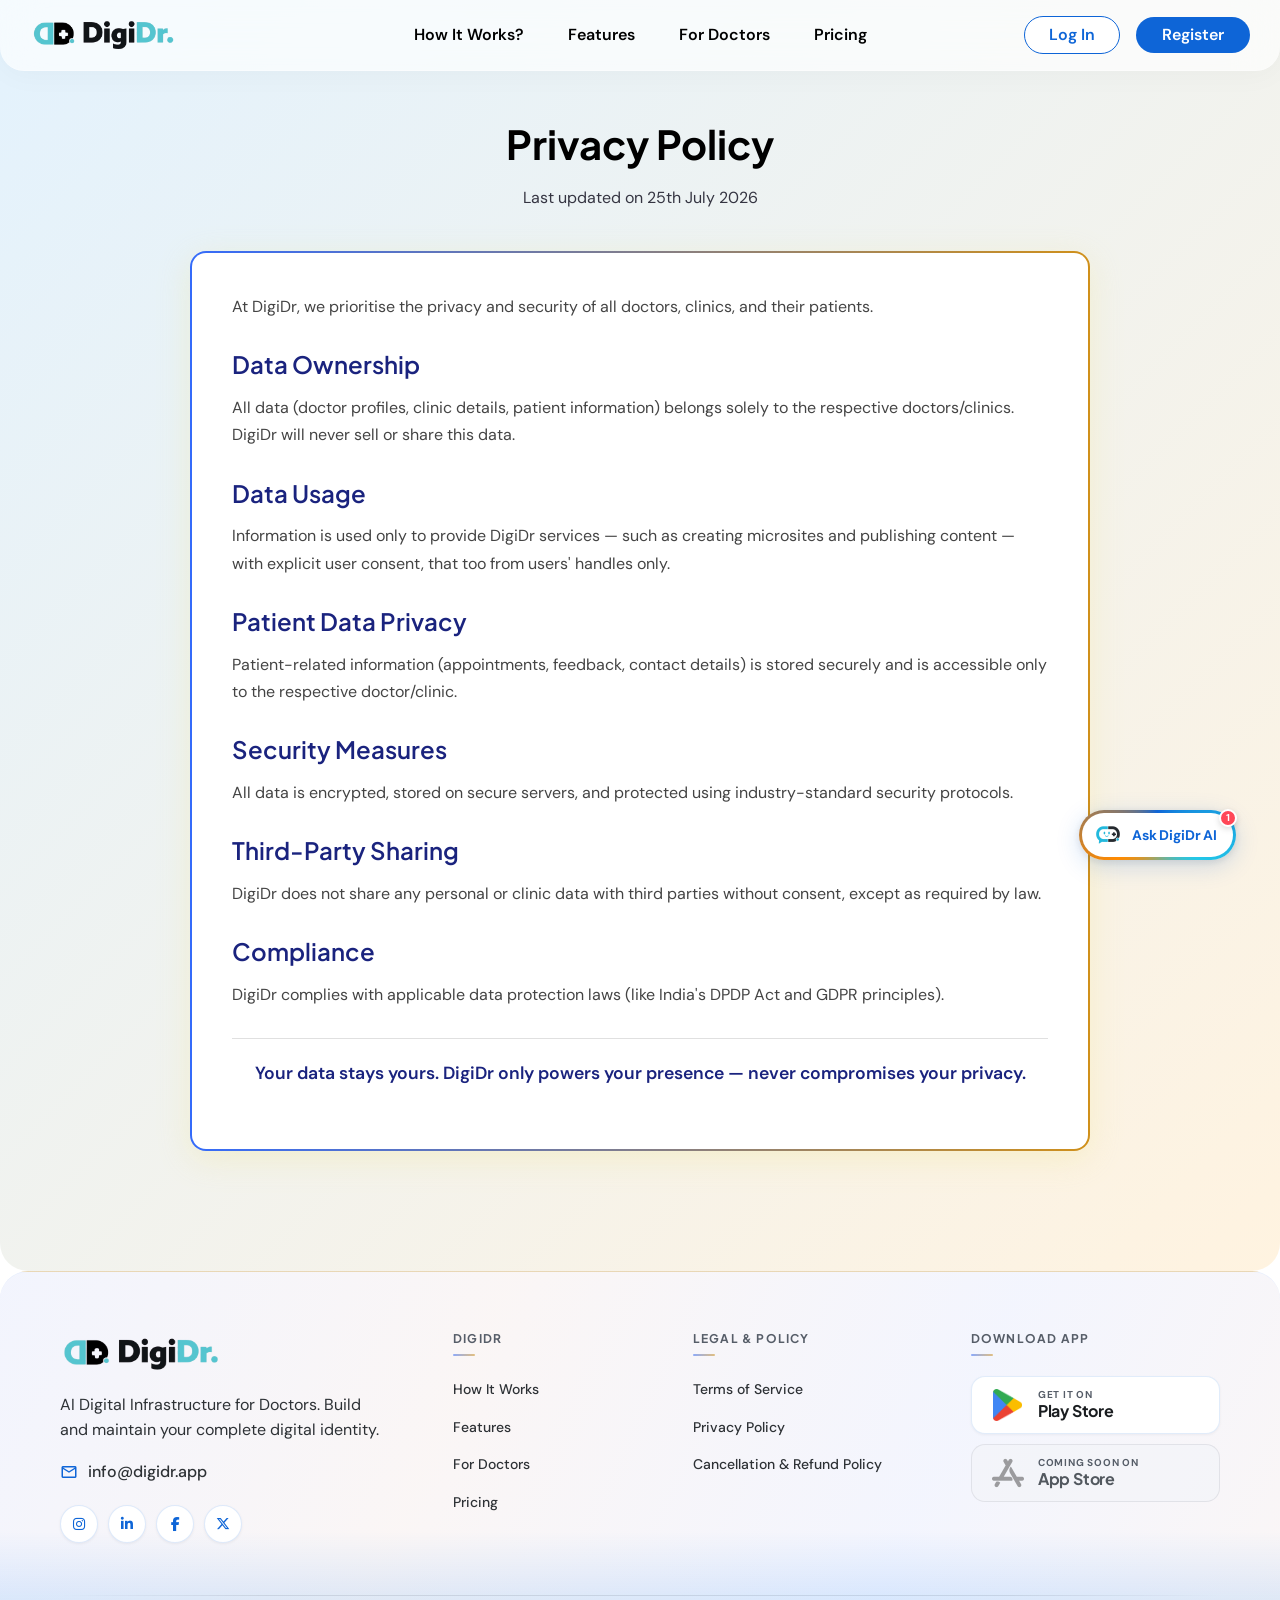
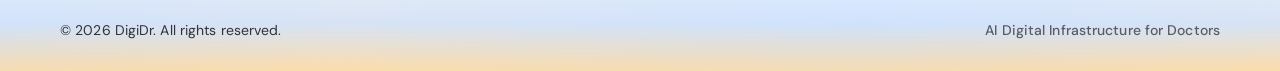
<file: privacy-policy.html>
<!DOCTYPE html>
<html lang="en">
<head>
    <meta charset="UTF-8">
    <meta name="viewport" content="width=device-width, initial-scale=1.0">

    <!-- Google tag (gtag.js) -->
    <script async src="https://www.googletagmanager.com/gtag/js?id=G-EJND0R16D5"></script>
    <script>
        window.dataLayer = window.dataLayer || [];
        function gtag() { dataLayer.push(arguments); }
        gtag('js', new Date());
        gtag('config', 'G-EJND0R16D5');
    </script>

    <!-- Microsoft Clarity -->
    <script type="text/javascript">
        (function (c, l, a, r, i, t, y) {
            c[a] = c[a] || function () { (c[a].q = c[a].q || []).push(arguments) };
            t = l.createElement(r); t.async = 1; t.src = "https://www.clarity.ms/tag/" + i;
            y = l.getElementsByTagName(r)[0]; y.parentNode.insertBefore(t, y);
        })(window, document, "clarity", "script", "ykk3cb4rro");
    </script>

    <title>Privacy Policy</title>
    <meta name="description" content="Read DigiDr's comprehensive privacy policy. Learn how we protect and secure your medical data, patient information, and maintain confidentiality for doctors and clinics in India.">
    <meta name="keywords" content="digidr privacy policy, healthcare data protection, doctor privacy, patient confidentiality, medical data security, HIPAA compliance India, healthcare platform privacy">
    <meta name="robots" content="index, follow">
    <link rel="canonical" href="https://digidr.app/privacy-policy.html">
    
    <!-- Open Graph -->
    <meta property="og:type" content="website">
    <meta property="og:site_name" content="DigiDr">
    <meta property="og:title" content="Privacy Policy">
    <meta property="og:description" content="DigiDr's commitment to protecting your data and privacy. Comprehensive privacy policy for healthcare professionals and patients.">
    <meta property="og:url" content="https://digidr.app/privacy-policy.html">
    <meta property="og:image" content="https://digidr.app/img/digidr_og_image.jpg">
    <meta property="og:image:width" content="1200">
    <meta property="og:image:height" content="630">
    <meta property="og:image:alt" content="DigiDr - AI Digital Infrastructure for Doctors">
    
    <!-- Twitter -->
    <meta name="twitter:card" content="summary_large_image">
    <meta name="twitter:title" content="Privacy Policy">
    <meta name="twitter:description" content="DigiDr's commitment to protecting your data and privacy. Comprehensive privacy policy for healthcare professionals.">
    <meta name="twitter:image" content="https://digidr.app/img/digidr_og_image.jpg">
    
    <!-- Favicon -->
    <link rel="icon" type="image/x-icon" href="favicon/favicon.ico">
    
    <!-- Bootstrap CSS -->
    <link href="bootstrap-5.3.8-dist/css/bootstrap.min.css" rel="stylesheet">
    
    <!-- Google Symbols (Material Icons) -->
    <link rel="stylesheet" href="https://fonts.googleapis.com/css2?family=Material+Symbols+Outlined:opsz,wght,FILL,GRAD@20..48,100..700,0..1,-50..200" />
    
    <!-- Root Variables -->
    <link href="css/root.css" rel="stylesheet">
    
    <!-- Custom CSS -->
    <link href="css/style.css" rel="stylesheet">
    <link rel="stylesheet" href="css/extra.css">
    
    <!-- Navbar CSS -->
    <link href="css/navbar.css" rel="stylesheet">

    <!-- Modal CSS -->
    <link href="css/modal.css" rel="stylesheet">
    
    <!-- Footer CSS -->
    <link href="css/footer.css" rel="stylesheet">
    
    <!-- Font Awesome -->
    <link rel="stylesheet" href="https://cdnjs.cloudflare.com/ajax/libs/font-awesome/6.5.1/css/all.min.css">

    <!-- Chatbot Widget -->
    <link rel="stylesheet" href="css/chatbot.css">
</head>
<body class="page-rounded">

    <div id="navbar-mount" data-nav-active=""></div>
    <script src="js/navbar.js"></script>
    <script src="js/analytics.js"></script>

    <!-- Policy Section -->
    <section class="policy-section">
        <div class="container">
            <div class="policy-header text-center">
                <h1>Privacy Policy</h1>
                <p class="subtitle">Last updated on 25th July 2026</p>
            </div>
            <div class="policy-content">
                <p>At DigiDr, we prioritise the privacy and security of all doctors, clinics, and their patients.</p>
                
                <h3>Data Ownership</h3>
                <p>All data (doctor profiles, clinic details, patient information) belongs solely to the respective doctors/clinics. DigiDr will never sell or share this data.</p>

                <h3>Data Usage</h3>
                <p>Information is used only to provide DigiDr services — such as creating microsites and publishing content — with explicit user consent, that too from users' handles only.</p>

                <h3>Patient Data Privacy</h3>
                <p>Patient-related information (appointments, feedback, contact details) is stored securely and is accessible only to the respective doctor/clinic.</p>

                <h3>Security Measures</h3>
                <p>All data is encrypted, stored on secure servers, and protected using industry-standard security protocols.</p>

                <h3>Third-Party Sharing</h3>
                <p>DigiDr does not share any personal or clinic data with third parties without consent, except as required by law.</p>

                <h3>Compliance</h3>
                <p>DigiDr complies with applicable data protection laws (like India's DPDP Act and GDPR principles).</p>

                <p class="final-statement">Your data stays yours. DigiDr only powers your presence — never compromises your privacy.</p>
            </div>
        </div>
    </section>

    <!-- Bootstrap JS -->
    <script src="bootstrap-5.3.8-dist/js/bootstrap.bundle.min.js"></script>
    <div id="footer-mount"></div>
    <script src="js/footer.js"></script>

    <div id="modalMount"></div>

    <!-- Floating Download Button (Mobile Only) -->
    <div class="floating-download-btn" id="floatingDownloadBtn">
        <span class="material-symbols-outlined">download</span>
        Coming Soon
    </div>

    <!-- Custom JS -->
    <script src="js/script.js"></script>
    <script src="js/modal.js"></script>
    <script src="js/download.js"></script>

    <!-- Chatbot Widget -->
    <div id="chatbot-mount"></div>
    <script src="js/chatbot.js"></script>
</body>
</html>
</file>
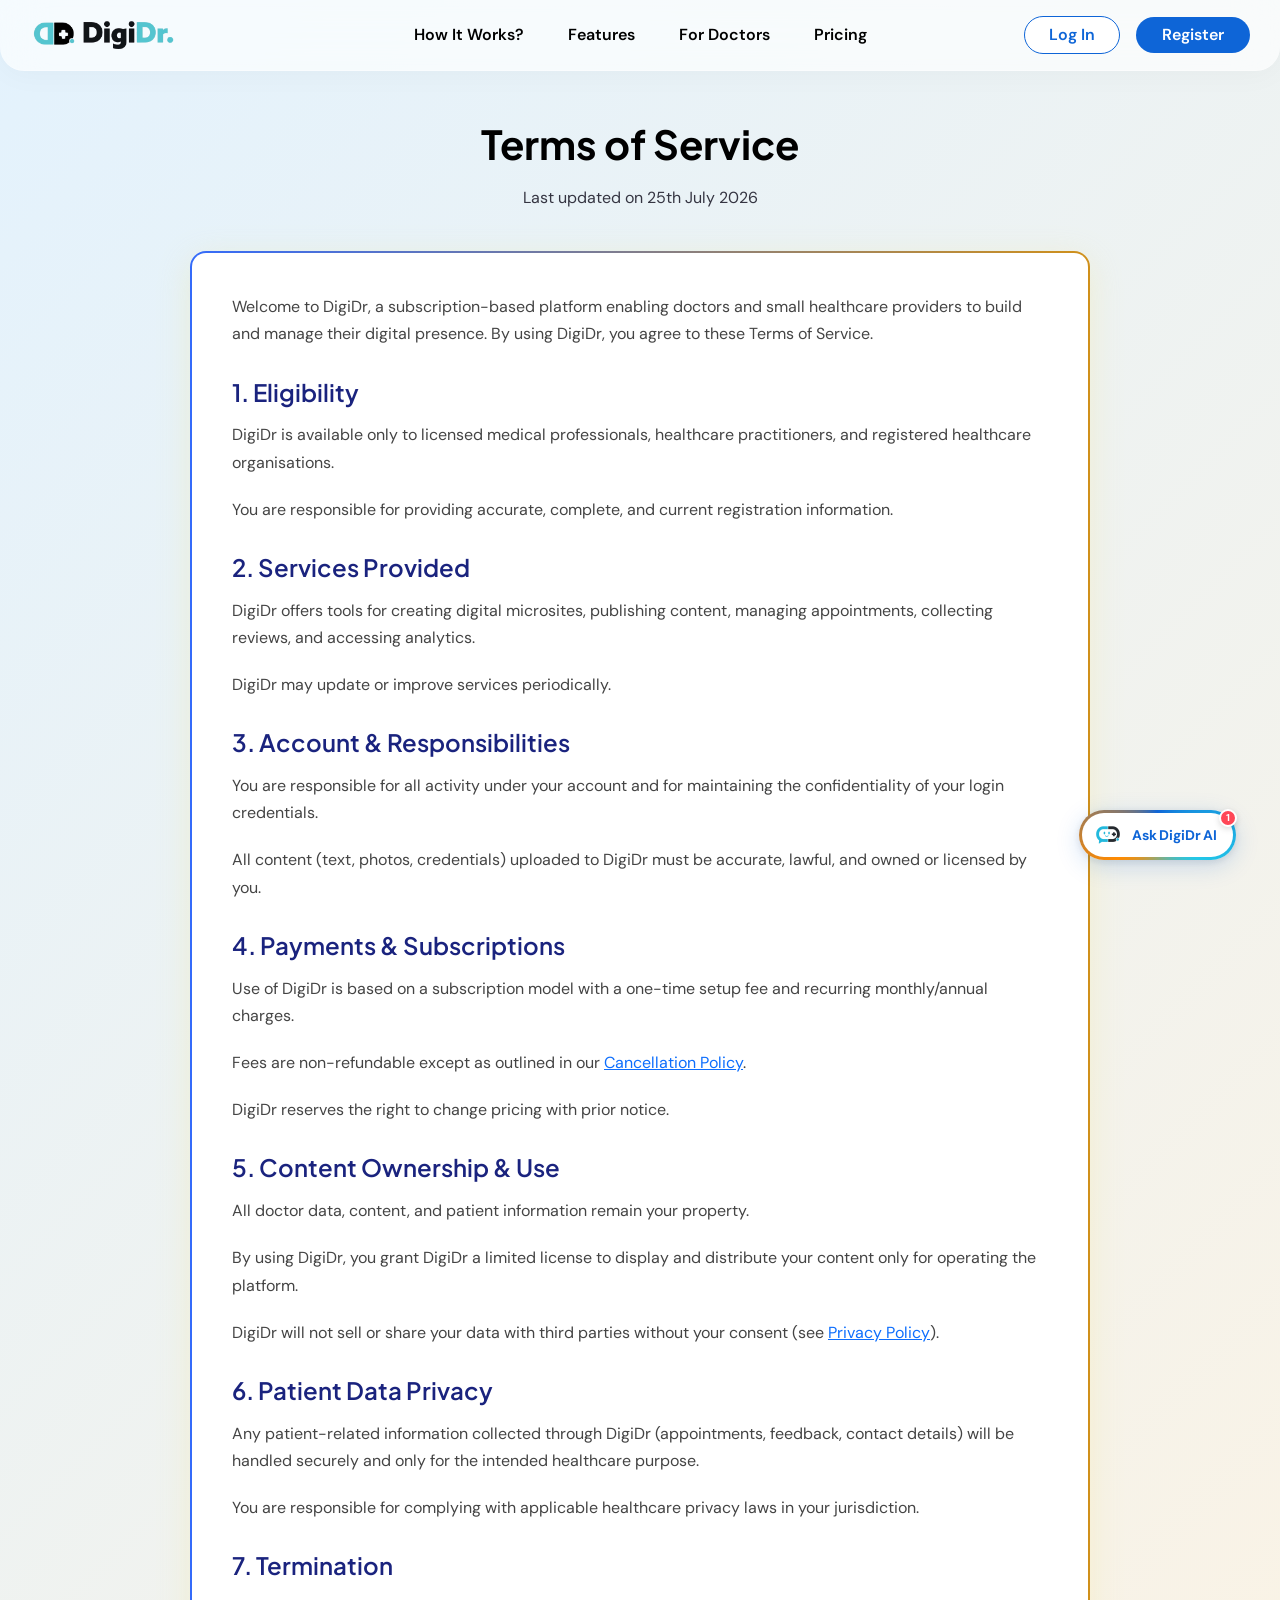
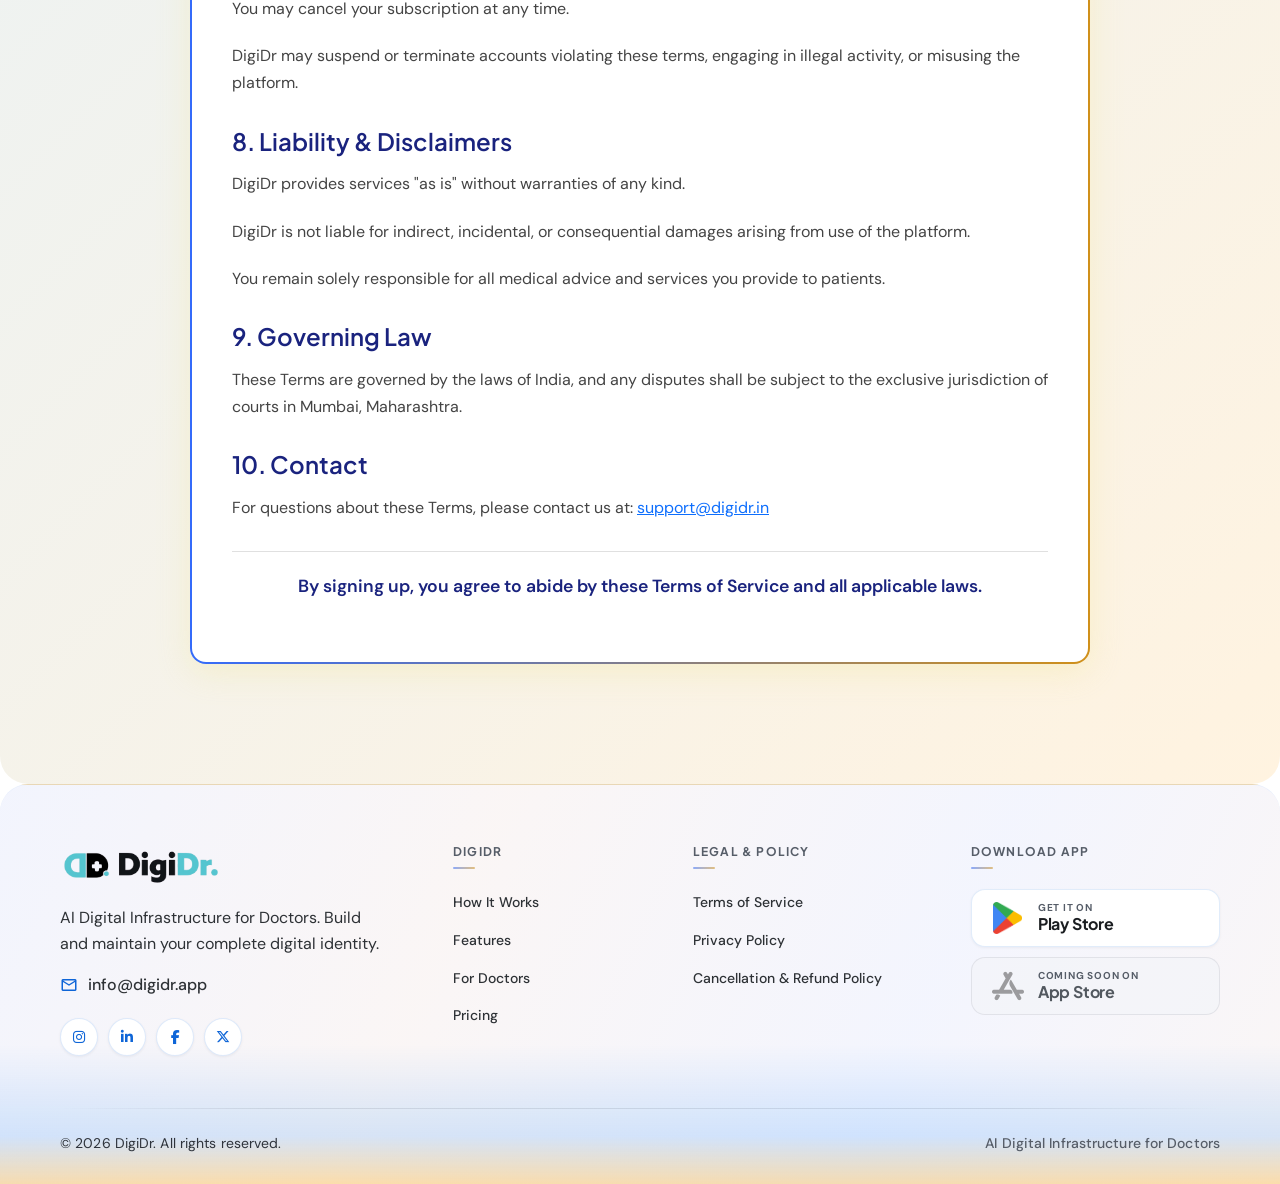
<file: terms-of-service.html>
<!DOCTYPE html>
<html lang="en">
<head>
    <meta charset="UTF-8">
    <meta name="viewport" content="width=device-width, initial-scale=1.0">

    <!-- Google tag (gtag.js) -->
    <script async src="https://www.googletagmanager.com/gtag/js?id=G-EJND0R16D5"></script>
    <script>
        window.dataLayer = window.dataLayer || [];
        function gtag() { dataLayer.push(arguments); }
        gtag('js', new Date());
        gtag('config', 'G-EJND0R16D5');
    </script>

    <!-- Microsoft Clarity -->
    <script type="text/javascript">
        (function (c, l, a, r, i, t, y) {
            c[a] = c[a] || function () { (c[a].q = c[a].q || []).push(arguments) };
            t = l.createElement(r); t.async = 1; t.src = "https://www.clarity.ms/tag/" + i;
            y = l.getElementsByTagName(r)[0]; y.parentNode.insertBefore(t, y);
        })(window, document, "clarity", "script", "ykk3cb4rro");
    </script>

    <title>Terms of Service</title>
    <meta name="description" content="Read DigiDr's terms of service for doctors and clinics. Understand our service agreements, subscription terms, and usage policies for healthcare professionals in India.">
    <meta name="keywords" content="digidr terms of service, healthcare platform terms, doctor service agreement, clinic subscription terms, medical software terms, healthcare service conditions">
    <meta name="robots" content="index, follow">
    <link rel="canonical" href="https://digidr.app/terms-of-service.html">
    
    <!-- Open Graph -->
    <meta property="og:type" content="website">
    <meta property="og:site_name" content="DigiDr">
    <meta property="og:title" content="Terms of Service">
    <meta property="og:description" content="DigiDr's terms of service for healthcare professionals. Clear service agreements and subscription terms for doctors and clinics.">
    <meta property="og:url" content="https://digidr.app/terms-of-service.html">
    <meta property="og:image" content="https://digidr.app/img/digidr_og_image.jpg">
    <meta property="og:image:width" content="1200">
    <meta property="og:image:height" content="630">
    <meta property="og:image:alt" content="DigiDr - AI Digital Infrastructure for Doctors">
    
    <!-- Twitter -->
    <meta name="twitter:card" content="summary_large_image">
    <meta name="twitter:title" content="Terms of Service">
    <meta name="twitter:description" content="DigiDr's terms of service for healthcare professionals. Clear service agreements and subscription terms.">
    <meta name="twitter:image" content="https://digidr.app/img/digidr_og_image.jpg">
    
    <!-- Favicon -->
    <link rel="icon" type="image/x-icon" href="favicon/favicon.ico">
    
    <!-- Bootstrap CSS -->
    <link href="bootstrap-5.3.8-dist/css/bootstrap.min.css" rel="stylesheet">
    
    <!-- Google Symbols (Material Icons) -->
    <link rel="stylesheet" href="https://fonts.googleapis.com/css2?family=Material+Symbols+Outlined:opsz,wght,FILL,GRAD@20..48,100..700,0..1,-50..200" />
    
    <!-- Root Variables -->
    <link href="css/root.css" rel="stylesheet">
    
    <!-- Custom CSS -->
    <link href="css/style.css" rel="stylesheet">
    <link rel="stylesheet" href="css/extra.css">
    
    <!-- Navbar CSS -->
    <link href="css/navbar.css" rel="stylesheet">

    <!-- Modal CSS -->
    <link href="css/modal.css" rel="stylesheet">
    
    <!-- Footer CSS -->
    <link href="css/footer.css" rel="stylesheet">
    
    <!-- Font Awesome -->
    <link rel="stylesheet" href="https://cdnjs.cloudflare.com/ajax/libs/font-awesome/6.5.1/css/all.min.css">

    <!-- Chatbot Widget -->
    <link rel="stylesheet" href="css/chatbot.css">
</head>
<body class="page-rounded">

    <div id="navbar-mount" data-nav-active=""></div>
    <script src="js/navbar.js"></script>
    <script src="js/analytics.js"></script>

    <!-- Policy Section -->
    <section class="policy-section">
        <div class="container">
            <div class="policy-header text-center">
                <h1>Terms of Service</h1>
                <p class="subtitle">Last updated on 25th July 2026</p>
            </div>
            <div class="policy-content">
                <p>Welcome to DigiDr, a subscription-based platform enabling doctors and small healthcare providers to build and manage their digital presence. By using DigiDr, you agree to these Terms of Service.</p>
                
                <h3>1. Eligibility</h3>
                <p>DigiDr is available only to licensed medical professionals, healthcare practitioners, and registered healthcare organisations.</p>
                <p>You are responsible for providing accurate, complete, and current registration information.</p>

                <h3>2. Services Provided</h3>
                <p>DigiDr offers tools for creating digital microsites, publishing content, managing appointments, collecting reviews, and accessing analytics.</p>
                <p>DigiDr may update or improve services periodically.</p>

                <h3>3. Account & Responsibilities</h3>
                <p>You are responsible for all activity under your account and for maintaining the confidentiality of your login credentials.</p>
                <p>All content (text, photos, credentials) uploaded to DigiDr must be accurate, lawful, and owned or licensed by you.</p>

                <h3>4. Payments & Subscriptions</h3>
                <p>Use of DigiDr is based on a subscription model with a one-time setup fee and recurring monthly/annual charges.</p>
                <p>Fees are non-refundable except as outlined in our <a href="cancellation-refund-policy.html">Cancellation Policy</a>.</p>
                <p>DigiDr reserves the right to change pricing with prior notice.</p>

                <h3>5. Content Ownership & Use</h3>
                <p>All doctor data, content, and patient information remain your property.</p>
                <p>By using DigiDr, you grant DigiDr a limited license to display and distribute your content only for operating the platform.</p>
                <p>DigiDr will not sell or share your data with third parties without your consent (see <a href="privacy-policy.html">Privacy Policy</a>).</p>

                <h3>6. Patient Data Privacy</h3>
                <p>Any patient-related information collected through DigiDr (appointments, feedback, contact details) will be handled securely and only for the intended healthcare purpose.</p>
                <p>You are responsible for complying with applicable healthcare privacy laws in your jurisdiction.</p>

                <h3>7. Termination</h3>
                <p>You may cancel your subscription at any time.</p>
                <p>DigiDr may suspend or terminate accounts violating these terms, engaging in illegal activity, or misusing the platform.</p>

                <h3>8. Liability & Disclaimers</h3>
                <p>DigiDr provides services "as is" without warranties of any kind.</p>
                <p>DigiDr is not liable for indirect, incidental, or consequential damages arising from use of the platform.</p>
                <p>You remain solely responsible for all medical advice and services you provide to patients.</p>

                <h3>9. Governing Law</h3>
                <p>These Terms are governed by the laws of India, and any disputes shall be subject to the exclusive jurisdiction of courts in Mumbai, Maharashtra.</p>

                <h3>10. Contact</h3>
                <p>For questions about these Terms, please contact us at: <a href="mailto:support@digidr.in">support@digidr.in</a></p>

                <p class="final-statement">By signing up, you agree to abide by these Terms of Service and all applicable laws.</p>
            </div>
        </div>
    </section>

    <!-- Bootstrap JS -->
    <script src="bootstrap-5.3.8-dist/js/bootstrap.bundle.min.js"></script>
    <div id="footer-mount"></div>
    <script src="js/footer.js"></script>

    <div id="modalMount"></div>

    <!-- Floating Download Button (Mobile Only) -->
    <div class="floating-download-btn" id="floatingDownloadBtn">
        <span class="material-symbols-outlined">download</span>
        Coming Soon
    </div>

    <!-- Custom JS -->
    <script src="js/script.js"></script>
    <script src="js/modal.js"></script>
    <script src="js/download.js"></script>

    <!-- Chatbot Widget -->
    <div id="chatbot-mount"></div>
    <script src="js/chatbot.js"></script>
</body>
</html>
</file>
<file: css/root.css>
/* Import Body and Heading Fonts */
@import url('https://fonts.googleapis.com/css2?family=DM+Sans:wght@300;400;500;600;700&family=Plus+Jakarta+Sans:wght@600;700;800&display=swap');

:root {
    /* Typography */
    --font-family-primary: 'DM Sans', -apple-system, BlinkMacSystemFont, 'Segoe UI', Roboto, sans-serif;
    --font-family-heading: 'Plus Jakarta Sans', -apple-system, BlinkMacSystemFont, 'Segoe UI', Roboto, sans-serif;
    --font-family-hero: 'Plus Jakarta Sans', -apple-system, BlinkMacSystemFont, 'Segoe UI', Roboto, sans-serif;

    /* Font Sizes */
    --font-size-xxs: 10px;
    --font-size-xs: 12px;
    --font-size-sm: 14px;
    --font-size-base: 16px;
    --font-size-md: 18px;
    --font-size-lg: 20px;
    --font-size-xl: 24px;
    --font-size-2xl: 28px;
    --font-size-3xl: 32px;
    --font-size-4xl: 40px;
    --font-size-5xl: 48px;
    --font-size-6xl: 56px;

    /* Primary Colors */
    --primary-white: #FFFFFF;
    --primary-black: #000000;
    --primary-blue: #0E65D7;
    
    /* Text Colors */
    --text-primary: #353542;
    --text-secondary: #353542;
    --text-muted: var(--text-secondary);
    
    /* Background Colors */
    --background-primary: #F6F4FF;
    --gradient-blue: linear-gradient(135deg, #3B8EF5 0%, #0E65D7 100%);
    --gradient-blue-orange: linear-gradient(90deg, #346BFA 0%, #D0901A 100%);

    /* Glass effect */
    --glass-bg: rgba(255, 255, 255, 0.72);
    --glass-bg-strong: rgba(255, 255, 255, 0.85);
    --glass-blur: 12px;
    --glass-border: 0.5px solid rgba(255, 255, 255, 0.6);
    --glass-shadow: 0 2px 10px rgba(0, 0, 0, 0.08), inset 0 1px 0 rgba(255, 255, 255, 0.8);
    --glass-shadow-elevated: 0 4px 15px rgba(0, 0, 0, 0.08);

    /* Shared motion timing */
    --reveal-animation-duration: 1.25s;
}

@import url('glass.css');

/* Global Font Settings */
* {
    box-sizing: border-box;
}

button,
input,
textarea,
select {
    font: inherit;
}

html {
    scroll-behavior: smooth;
}

html, body {
    overflow-x: hidden;
    max-width: 100%;
}

body {
    font-family: var(--font-family-primary);
    line-height: 1.6;
    -webkit-font-smoothing: antialiased;
    -moz-osx-font-smoothing: grayscale;
    overflow-x: hidden;
    margin: 0;
    padding: 0;
    color: var(--text-primary);
}

.section-subtitle {
    font-weight: 500;
}

h1,
h2,
h3,
h4,
h5,
h6,
.section-title,
.go-digital-title,
.features-page-why-love-title,
.hiw-title,
.ms-hero-title,
.ms-benefits-title,
.ms-statement-title,
.ms-feature-heading,
.ms-pillars-title,
.ms-cta-title,
.policy-header h1,
body.page-pricing .pricing-section .section-title {
    font-family: var(--font-family-heading);
}

/* Gradient blue on heading accents only */
h1 .highlight,
h2 .highlight,
h3 .highlight,
h4 .highlight,
h5 .highlight,
h6 .highlight,
h1 .text-highlight-blue,
h2 .text-highlight-blue,
h3 .text-highlight-blue,
h4 .text-highlight-blue,
h5 .text-highlight-blue,
h6 .text-highlight-blue,
h1.text-highlight-blue,
h2.text-highlight-blue,
h3.text-highlight-blue,
h4.text-highlight-blue,
h5.text-highlight-blue,
h6.text-highlight-blue,
.hiw-title-accent {
    background: var(--gradient-blue);
    -webkit-background-clip: text;
    background-clip: text;
    -webkit-text-fill-color: transparent;
    color: transparent;
}

/* Main page heading (not index hero) — unified typography */
h3.features-page-why-love-title,
h1.hiw-title,
h1.ms-hero-title,
.policy-header h1,
body.page-pricing .pricing-section .section-title {
    font-family: var(--font-family-heading);
    font-size: var(--font-size-4xl);
    font-weight: 700;
    line-height: 1.2;
    letter-spacing: 0;
    color: #000000;
    margin-top: 0;
    margin-bottom: 16px;
    text-align: center;
}

/* Intro line under main page heading (not index hero) */
.features-page-why-love-subtitle,
.hiw-subtitle,
.ms-hero-tagline,
.policy-header .subtitle,
body.page-pricing .pricing-section .section-subtitle {
    font-size: var(--font-size-base);
}
</file>
<file: css/style.css>
/* Body wrapper for consistent padding */
body {
    margin: 0;
    font-family: var(--font-family-primary);
}

body.page-home>section {
    margin: 12px;
    border-radius: 28px;
    overflow: hidden;
}

body.page-home>.hero-section {
    margin: 0;
    border-radius: 0 0 28px 28px;
}

body.page-home .posts-carousel-container,
body.page-home .testimonials-carousel-container {
    border-radius: 28px;
    overflow: hidden;
}

body.page-rounded>section,
body.page-rounded>header,
body.page-rounded>main>section {
    margin: 12px;
    border-radius: 28px;
    overflow: hidden;
}

body.page-rounded:not(.page-microsite)>section:first-of-type,
body.page-rounded>header:first-of-type,
body.page-rounded>main>section:first-of-type {
    margin: 0;
    border-radius: 0 0 28px 28px;
}

/* Base Material Symbols styles to prevent stretching */
.material-symbols-outlined {
    font-variation-settings:
        'FILL' 0,
        'wght' 400,
        'GRAD' 0,
        'opsz' 24;
    display: inline-block;
    line-height: 1;
    font-style: normal;
    font-weight: normal;
    letter-spacing: normal;
    text-transform: none;
    white-space: nowrap;
    word-wrap: normal;
    direction: ltr;
    font-feature-settings: 'liga';
    -webkit-font-feature-settings: 'liga';
    -webkit-font-smoothing: antialiased;
}

/* Hero Section */
.hero-section {
    display: flex;
    align-items: center;
    padding: 130px 0 60px;
    padding-bottom: 0;
    position: relative;
    overflow: hidden;
}

.hero-aurora {
    position: absolute;
    inset: 0;
    z-index: 1;
    overflow: hidden;
    pointer-events: none;
    background: linear-gradient(115deg,
            rgba(3, 96, 217, 0.2) 0%,
            rgba(237, 147, 12, 0.2) 35%,
            rgba(3, 96, 217, 0.2) 70%,
            rgba(237, 147, 12, 0.2) 100%);
    background-size: 320% 320%;
    animation: hero-aurora-gradient 12s ease-in-out infinite;
}

/* Subtle dot grid that fades in toward the center, visible around the edges
.hero-section .hero-aurora::after {
    content: "";
    position: absolute;
    inset: 0;
    background-image: radial-gradient(circle, rgba(15, 40, 90, 0.22) 1px, transparent 1.5px);
    background-size: 14px 14px;
    -webkit-mask-image: radial-gradient(ellipse 70% 65% at 50% 45%, transparent 0%, #000 100%);
    mask-image: radial-gradient(ellipse 70% 65% at 50% 45%, transparent 0%, #000 100%);
}
*/

.hero-aurora__mesh {
    position: absolute;
    inset: -35%;
    transform: translateZ(0);
    animation: hero-aurora-mesh 15s ease-in-out infinite;
}

.hero-aurora__blob {
    position: absolute;
    display: block;
}

.hero-aurora__blob-inner {
    width: 100%;
    height: 100%;
    border-radius: 50%;
    filter: blur(88px);
    transform: translateZ(0);
}

.hero-aurora__blob--blue {
    width: min(95vw, 720px);
    height: min(95vw, 720px);
    top: -28%;
    left: -22%;
    animation: hero-aurora-blue 15s ease-in-out infinite;
}

.hero-aurora__blob--blue .hero-aurora__blob-inner {
    background: radial-gradient(circle,
            rgba(3, 96, 217, 0.35) 0%,
            rgba(3, 96, 217, 0.15) 40%,
            rgba(3, 96, 217, 0) 72%);
}

.hero-aurora__blob--orange {
    width: min(90vw, 680px);
    height: min(90vw, 680px);
    bottom: -28%;
    right: -22%;
    animation: hero-aurora-orange 18s ease-in-out infinite;
    animation-delay: -4.5s;
}

.hero-aurora__blob--orange .hero-aurora__blob-inner {
    background: radial-gradient(circle,
            rgba(237, 147, 12, 0.32) 0%,
            rgba(237, 147, 12, 0.14) 40%,
            rgba(237, 147, 12, 0) 72%);
}

@keyframes hero-aurora-gradient {

    0%,
    100% {
        background-position: 0% 40%;
    }

    33% {
        background-position: 50% 60%;
    }

    66% {
        background-position: 100% 30%;
    }
}

@keyframes hero-aurora-mesh {

    0%,
    100% {
        transform: translate3d(0, 0, 0) rotate(0deg) scale(1);
    }

    50% {
        transform: translate3d(6%, 4%, 0) rotate(4deg) scale(1.06);
    }
}

@keyframes hero-aurora-blue {

    0%,
    100% {
        transform: translate3d(0, 0, 0) scale(1);
    }

    33% {
        transform: translate3d(18vw, 10vh, 0) scale(1.12);
    }

    66% {
        transform: translate3d(8vw, 20vh, 0) scale(0.94);
    }
}

@keyframes hero-aurora-orange {

    0%,
    100% {
        transform: translate3d(0, 0, 0) scale(1);
    }

    33% {
        transform: translate3d(-16vw, -8vh, 0) scale(1.1);
    }

    66% {
        transform: translate3d(-22vw, 6vh, 0) scale(0.92);
    }
}

.hero-section>.container {
    position: relative;
    z-index: 1;
}

.hero-content {
    max-width: 800px;
    margin: 0 auto;
    position: relative;
    z-index: 2;
}

.hero-intro__badge-wrap {
    display: inline-block;
    margin-bottom: 24px;
}

.hero-content .badge {
    display: inline-block;
    background: linear-gradient(#ffffff, #ffffff) padding-box, var(--gradient-blue-orange) border-box;
    border: 2px solid transparent;
    border-radius: 24px;
    padding: 10px 22px;
    font-size: var(--font-size-base);
    font-weight: 600;
    letter-spacing: 0.02em;
    color: var(--primary-blue);
    position: relative;
    margin-bottom: 0;
}

.hero-content .badge::after {
    display: none;
}

.hero-content .badge::before {
    display: none;
}

.hero-content h1 {
    font-family: var(--font-family-hero);
    font-size: var(--font-size-6xl);
    font-weight: 700;
    line-height: 1.2;
    margin-bottom: 16px;
    color: #000;
}

.hero-content h1 .highlight,
.hero-intro__line--2.highlight {
    display: block;
    /* background-clip:text masks glyphs to the content box, so descenders (g, y)
       fall outside the gradient and vanish. Extend the box, then pull it back. */
    padding-bottom: 0.12em;
    margin-bottom: -0.12em;
}

.hero-intro__line {
    display: block;
}

/* Hero load sequence: badge + headline + tagline + phones → buttons one by one */
@keyframes hero-intro-badge {
    0% {
        opacity: 0;
        transform: translate3d(0, 16px, 0) scale(0.96);
    }

    100% {
        opacity: 1;
        transform: translate3d(0, 0, 0) scale(1);
    }
}

@keyframes hero-intro-rise {
    0% {
        opacity: 0;
        transform: translate3d(0, 40px, 0);
        filter: blur(14px);
        clip-path: inset(100% 0 8% 0);
    }

    100% {
        opacity: 1;
        transform: translate3d(0, 0, 0);
        filter: blur(0);
        clip-path: inset(0 0 0 0);
    }
}

@keyframes hero-intro-reveal {
    0% {
        opacity: 0;
        transform: translate3d(0, 36px, 0);
        filter: blur(12px);
    }

    100% {
        opacity: 1;
        transform: translate3d(0, 0, 0);
        filter: blur(0);
    }
}

@keyframes hero-intro-phones {
    0% {
        opacity: 0;
        transform: scale(0.92) translate3d(0, 56px, 0);
        filter: blur(10px);
    }

    100% {
        opacity: 1;
        transform: scale(1) translate3d(0, 0, 0);
        filter: blur(0);
    }
}

.hero-content.hero-intro .hero-intro__badge-wrap,
.hero-content.hero-intro .hero-intro__line,
.hero-content.hero-intro .hero-intro__subtitle,
.hero-content.hero-intro .hero-intro__phones,
.hero-content.hero-intro .hero-intro__actions .btn-store {
    opacity: 0;
}

.hero-content.hero-intro.hero-intro--ready .hero-intro__badge-wrap {
    animation: hero-intro-badge 1.1s cubic-bezier(0.22, 1, 0.36, 1) forwards;
}

.hero-content.hero-intro.hero-intro--ready .hero-intro__phones {
    animation: hero-intro-phones 1.45s cubic-bezier(0.16, 1, 0.3, 1) forwards;
}

.hero-content.hero-intro.hero-intro--ready .hero-intro__line--1,
.hero-content.hero-intro.hero-intro--ready .hero-intro__line--2 {
    animation: hero-intro-rise 1.25s cubic-bezier(0.16, 1, 0.3, 1) forwards;
}

.hero-content.hero-intro.hero-intro--ready .hero-intro__subtitle {
    animation: hero-intro-reveal 1.15s cubic-bezier(0.16, 1, 0.3, 1) forwards;
}

.hero-content.hero-intro.hero-intro--ready .hero-intro__actions .btn-store:nth-child(1) {
    animation: hero-intro-reveal 0.75s cubic-bezier(0.22, 1, 0.36, 1) 1.05s forwards;
}

.hero-content.hero-intro.hero-intro--ready .hero-intro__actions .btn-store:nth-child(2) {
    animation: hero-intro-reveal 0.75s cubic-bezier(0.22, 1, 0.36, 1) 1.2s forwards;
}

.hero-content.hero-intro.hero-intro--ready .hero-intro__actions .btn-store:nth-child(3) {
    animation: hero-intro-reveal 0.75s cubic-bezier(0.22, 1, 0.36, 1) 1.35s forwards;
}

@media (prefers-reduced-motion: reduce) {

    .hero-content.hero-intro .hero-intro__badge-wrap,
    .hero-content.hero-intro .hero-intro__line,
    .hero-content.hero-intro .hero-intro__subtitle,
    .hero-content.hero-intro .hero-intro__phones,
    .hero-content.hero-intro .hero-intro__actions .btn-store {
        opacity: 1;
        transform: none;
        filter: none;
        animation: none !important;
    }
}

.hero-content .subtitle {
    font-size: var(--font-size-lg);
    color: var(--text-secondary);
    margin-bottom: 40px;
}

.hero-buttons {
    display: flex;
    justify-content: center;
    gap: 16px;
    margin-bottom: 80px;
}

.btn-store {
    text-decoration: none;
    border: none;
    border-radius: 50px;
    padding: 12px 24px;
    font-size: var(--font-size-sm);
    font-weight: 600;
    display: flex;
    align-items: center;
    justify-content: center;
    gap: 8px;
    transition: all 0.3s ease;
    cursor: pointer;
    font-family: var(--font-family-primary);
    color: #ffffff !important;
    box-shadow: none;
}

.hero-buttons .btn-store[data-store="play"],
.hero-buttons .btn-store[data-store="app"] {
    background: #ffffff;
    color: #000000 !important;
    border: 1px solid #e0e0e0;
}

.hero-buttons .btn-store[data-store="play"]:hover,
.hero-buttons .btn-store[data-store="app"]:hover {
    background: #f5f5f5;
}

.hero-buttons .btn-store[data-store="web"] {
    background: var(--gradient-blue);
    font-weight: 800;
}

.hero-buttons .btn-store.is-disabled {
    cursor: not-allowed;
    opacity: 0.64;
    pointer-events: none;
}

.hero-buttons .btn-store[data-store="web"]:hover {
    background: linear-gradient(135deg, #2A7EE8 0%, #0A52B5 100%);
}

.hero-buttons .btn-store:hover {
    transform: translateY(-2px);
    box-shadow: 0 4px 12px rgba(0, 0, 0, 0.08);
}

.btn-store .material-symbols-outlined {
    font-size: var(--font-size-lg);
    font-weight: 400;
    color: #ffffff;
    flex-shrink: 0;
}

.btn-store .btn-store-icon {
    display: flex;
    align-items: center;
    flex-shrink: 0;
    color: #ffffff;
}

.btn-store[data-store="play"],
.btn-store[data-store="app"] {
    gap: 0;
    width: 148px;
    box-sizing: border-box;
}

.btn-store[data-store="web"] {
    gap: 0;
    width: 148px;
    box-sizing: border-box;
    padding-left: 16px;
    padding-right: 16px;
}

.btn-store[data-store="web"] .btn-store-icon {
    max-width: 18px;
    opacity: 1;
    overflow: hidden;
    transition: max-width 0.3s cubic-bezier(0.4, 0, 0.2, 1), opacity 0.25s ease, margin 0.3s ease;
}

.btn-store[data-store="web"] .btn-store-icon svg {
    stroke: currentColor;
}

.btn-store-text {
    display: inline-block;
    max-width: 120px;
    opacity: 1;
    overflow: hidden;
    white-space: nowrap;
    transition: max-width 0.3s cubic-bezier(0.4, 0, 0.2, 1), opacity 0.25s ease, margin 0.3s ease;
}

.btn-store[data-store="play"] .btn-store-text,
.btn-store[data-store="app"] .btn-store-text,
.btn-store[data-store="web"] .btn-store-text {
    margin-left: 8px;
}

.btn-store[data-store="play"]:hover .btn-store-text,
.btn-store[data-store="app"]:hover .btn-store-text,
.btn-store[data-store="web"]:hover .btn-store-text {
    max-width: 0;
    opacity: 0;
    margin-left: 0;
}

.btn-store .btn-store-icon svg,
.btn-store .btn-store-icon img {
    width: 18px;
    height: 18px;
    display: block;
    object-fit: contain;
}

.btn-explore {
    background: var(--primary-blue);
    color: #ffffff !important;
    border: none;
    padding: 12px 28px;
    border-radius: 50px;
    font-weight: 600;
    transition: all 0.3s ease;
}

.btn-store:hover {
    transform: translateY(-2px);
    box-shadow: 0 4px 12px rgba(0, 0, 0, 0.1);
}

.btn-explore:hover {
    background: #0c56b8;
    color: #ffffff !important;
    transform: translateY(-2px);
    box-shadow: 0 4px 12px rgba(0, 0, 0, 0.08);
}

.phone-showcase {
    display: flex;
    justify-content: center;
    align-items: flex-end;
    gap: 20px;
    position: relative;
    margin-top: 40px;
}

.phone-showcase:not(.hero-intro__phones) {
    opacity: 0;
    transform: scale(0.94) translateY(48px);
    filter: blur(6px);
    transition: opacity 1s cubic-bezier(0.22, 1, 0.36, 1),
        transform 1.1s cubic-bezier(0.22, 1, 0.36, 1),
        filter 1s cubic-bezier(0.22, 1, 0.36, 1);
}

.phone-showcase:not(.hero-intro__phones).phone-showcase-inview {
    opacity: 1;
    transform: scale(1) translateY(0);
    filter: blur(0);
}

@media (prefers-reduced-motion: reduce) {
    .phone-showcase:not(.hero-intro__phones) {
        transform: none;
        filter: none;
        transition: opacity 0.5s ease;
    }
}

.phone {
    position: relative;
    transition: all 0.3s ease;
}

.phone img {
    max-width: 100%;
    height: auto;
    display: block;
    border-radius: 30px;
}

.phone-left,
.phone-right {
    width: 38.4%;
    /* margin-bottom: 40px; */
}

.phone-center {
    width: 60%;
    z-index: 2;
}

/* Responsive adjustments */
@media (max-width: 992px) {
    .hero-content h1 {
        font-size: var(--font-size-5xl);
    }

    .phone-showcase {
        gap: 15px;
    }

    .phone-left,
    .phone-right {
        width: 38.4%;
    }

    .phone-showcase:not(.hero-intro__phones) .phone-left,
    .phone-showcase:not(.hero-intro__phones) .phone-right {
        margin-bottom: 20px;
    }

    .phone-center {
        width: 60%;
    }
}

@media (max-width: 768px) {
    .hero-content h1 {
        font-size: var(--font-size-3xl);
    }

    .hero-content .subtitle {
        font-size: var(--font-size-md);
    }

    .hero-section {
        min-height: 100svh;
        padding: 96px 0 0;
        align-items: stretch;
    }

    .hero-section>.container {
        display: flex;
        flex-direction: column;
        flex: 1;
    }

    .hero-content.hero-intro {
        display: flex;
        flex-direction: column;
        flex: 1;
        width: 100%;
    }

    .hero-buttons {
        display: grid;
        grid-template-columns: 1fr 1fr;
        gap: 12px;
        justify-items: stretch;
        width: 100%;
        max-width: 260px;
        margin-left: auto;
        margin-right: auto;
        margin-bottom: 28px;
    }

    .hero-intro__phones.phone-showcase {
        margin-top: auto;
        margin-bottom: 0;
    }

    .hero-intro__phones.phone-showcase .phone-left,
    .hero-intro__phones.phone-showcase .phone-right {
        margin-bottom: 0;
    }

    .hero-buttons .btn-store[data-store="play"],
    .hero-buttons .btn-store[data-store="app"] {
        width: 100%;
        min-width: 0;
        padding: 10px 12px;
        font-size: var(--font-size-xs);
    }

    .hero-buttons .btn-store[data-store="web"] {
        grid-column: 1 / -1;
        justify-self: center;
        width: auto;
        min-width: 140px;
        max-width: none;
        padding: 10px 24px;
        font-size: var(--font-size-xs);
    }

    .phone-showcase {
        gap: 10px;
    }

    .phone-left,
    .phone-right {
        width: 38.4%;
    }

    .phone-center {
        width: 60%;
    }

    /* Stagger side phones on tablet/desktop only */
    .phone-showcase:not(.hero-intro__phones) .phone-left,
    .phone-showcase:not(.hero-intro__phones) .phone-right {
        margin-bottom: 15px;
    }
}

@media (max-width: 480px) {
    .phone-showcase {
        gap: 8px;
    }

    .phone-left,
    .phone-right {
        width: 38.4%;
    }

    .phone-center {
        width: 60%;
    }

    .phone-showcase:not(.hero-intro__phones) .phone-left,
    .phone-showcase:not(.hero-intro__phones) .phone-right {
        margin-bottom: 10px;
    }
}

/* Statistics Section */
.statistics-section {
    padding: 40px 0;
    background: transparent;
}

.statistics-card {
    background: linear-gradient(135deg, #e3f2fd 0%, #fff3e0 100%);
    border-radius: 20px;
    padding: 40px;
    width: 100%;
    /* margin: 0 auto; */
    display: flex;
    justify-content: space-around;
    align-items: center;
    box-shadow: 0 4px 20px rgba(0, 0, 0, 0.08);
    border: 1px solid rgba(14, 101, 215, 0.12);
    position: relative;
    z-index: 0;
}

.statistics-card>* {
    position: relative;
    z-index: 1;
}

.stat-item {
    text-align: center;
    flex: 1;
}

.stat-number {
    font-size: var(--font-size-5xl);
    font-weight: 700;
    color: #0360d9;
    margin-bottom: 8px;
    line-height: 1;
}

.stat-label {
    font-size: var(--font-size-base);
    font-weight: 500;
    color: #000000;
    line-height: 1.4;
}

.stat-divider {
    width: 1px;
    height: 60px;
    background-color: #e0e0e0;
    margin: 0 20px;
}

.statistics-card,
.statistics-card .stat-item,
.posts-carousel-section .carousel-header,
.posts-carousel-section .posts-carousel-wrapper,
.testimonials-section .section-header,
.testimonials-section .testimonials-carousel-wrapper,
.pricing-section .text-center,
.pricing-section .pricing-launch-banner,
.pricing-section .pricing-toggle-container,
.pricing-section .pricing-proof-strip,
.pricing-section .pricing-view-toggle,
.pricing-section .pricing-shared-note,
.pricing-section .pricing-carousel-hint,
.pricing-section .pricing-card {
    opacity: 0;
    transform: translateY(36px);
}

.statistics-card.is-visible,
.statistics-card .stat-item.is-visible,
.posts-carousel-section .carousel-header.is-visible,
.posts-carousel-section .posts-carousel-wrapper.is-visible,
.testimonials-section .section-header.is-visible,
.testimonials-section .testimonials-carousel-wrapper.is-visible,
.pricing-section .text-center.is-visible,
.pricing-section .pricing-toggle-container.is-visible,
.pricing-section .pricing-proof-strip.is-visible,
.pricing-section .pricing-view-toggle.is-visible,
.pricing-section .pricing-shared-note.is-visible,
.pricing-section .pricing-carousel-hint.is-visible,
.pricing-section .pricing-card.is-visible {
    animation: reasonCardIn var(--reveal-animation-duration) cubic-bezier(0.16, 1, 0.3, 1) forwards;
}

/* Banner keeps its looping border-spin alongside the reveal */
.pricing-section .pricing-launch-banner.is-visible {
    animation:
        reasonCardIn var(--reveal-animation-duration) cubic-bezier(0.16, 1, 0.3, 1) forwards,
        launch-border-spin 3s linear infinite;
}

.pricing-section .pricing-proof-strip.is-visible {
    animation-delay: 0.25s;
}

.pricing-section .pricing-shared-note.is-visible {
    animation-delay: 0.3s;
}

.pricing-section .pricing-view-toggle.is-visible {
    animation-delay: 0.35s;
}

.statistics-card .stat-item.is-visible:nth-of-type(1) {
    animation-delay: 0.18s;
}

.statistics-card .stat-item.is-visible:nth-of-type(3) {
    animation-delay: 0.44s;
}

.statistics-card .stat-item.is-visible:nth-of-type(5) {
    animation-delay: 0.7s;
}

.posts-carousel-section .carousel-header.is-visible,
.testimonials-section .section-header.is-visible,
.pricing-section .text-center.is-visible {
    animation-delay: 0.05s;
}

.posts-carousel-section .posts-carousel-wrapper.is-visible,
.testimonials-section .testimonials-carousel-wrapper.is-visible,
.pricing-section .pricing-toggle-container.is-visible {
    animation-delay: 0.15s;
}

.pricing-section .pricing-carousel-hint.is-visible {
    animation-delay: 0.2s;
}

.pricing-section .row>[class*="col-"]:nth-child(1) .pricing-card.is-visible {
    animation-delay: 0.3s;
}

.pricing-section .row>[class*="col-"]:nth-child(2) .pricing-card.is-visible {
    animation-delay: 0.6s;
}

.pricing-section .row>[class*="col-"]:nth-child(3) .pricing-card.is-visible {
    animation-delay: 0.9s;
}

.pricing-section .row>[class*="col-"]:nth-child(4) .pricing-card.is-visible {
    animation-delay: 1.1s;
}

@media (max-width: 992px) {
    .statistics-section {
        padding: 32px 0;
    }
}

/* Responsive adjustments for statistics section */
@media (max-width: 768px) {
    body.page-home>section {
        margin: 8px;
        border-radius: 22px;
    }

    body.page-home>.hero-section {
        margin: 0;
        border-radius: 0 0 22px 22px;
        padding-left: 12px;
        padding-right: 12px;
    }

    body.page-home .posts-carousel-container,
    body.page-home .testimonials-carousel-container {
        border-radius: 22px;
    }

    body.page-rounded>section,
    body.page-rounded>header,
    body.page-rounded>main>section {
        margin: 8px;
        border-radius: 22px;
    }

    body.page-rounded:not(.page-microsite)>section:first-of-type,
    body.page-rounded>header:first-of-type,
    body.page-rounded>main>section:first-of-type {
        margin: 0;
        border-radius: 0 0 22px 22px;
    }

    .statistics-section {
        padding: 24px 16px;
    }

    .statistics-card {
        padding: 30px 20px;
        flex-direction: column;
        gap: 30px;
    }

    .stat-item {
        width: 100%;
    }

    .stat-number {
        font-size: var(--font-size-4xl);
    }

    .stat-label {
        font-size: var(--font-size-sm);
    }

    .stat-divider {
        width: 60px;
        height: 1px;
        margin: 0;
    }
}

@media (max-width: 480px) {
    .statistics-section {
        padding: 16px 12px;
    }

    .statistics-card {
        padding: 25px 15px;
        gap: 25px;
    }

    .stat-number {
        font-size: var(--font-size-3xl);
    }

    .stat-label {
        font-size: var(--font-size-xs);
    }
}

/* Why Invisible Section */
.why-invisible-section {
    padding: 40px 0;
    background: #f7f8fc;
}

.why-invisible-section .section-header {
    margin-bottom: 60px;
}

.why-invisible-section .section-title {
    margin-bottom: 16px;
}

.why-invisible-section .section-subtitle {
    font-size: var(--font-size-md);
    color: var(--text-secondary);
    line-height: 1.6;
    margin: 0;
}

.section-title {
    font-size: var(--font-size-4xl);
    font-weight: 700;
    text-align: left;
    margin-bottom: 60px;
    color: #000000;
    line-height: 1.2;
}

/* Reason Cards: Entrance Animation */
@keyframes reasonCardIn {
    0% {
        opacity: 0;
        transform: translateY(36px);
    }

    100% {
        opacity: 1;
        transform: translateY(0);
    }
}

.reason-cards {
    display: grid;
    grid-template-columns: repeat(3, 1fr);
    gap: 30px;
    width: 100%;
    margin: 0 0 60px;
    align-items: start;
}

/* Staggered Layout for Desktop */
.reason-cards .reason-card:nth-child(2) {
    margin-top: 52px;
}

.reason-card {
    background: linear-gradient(#ffffff, #ffffff) padding-box, var(--gradient-blue-orange) border-box;
    border: 2px solid transparent;
    border-radius: 30px 30px 30px 12px;
    padding: 40px;
    text-align: left;
    transition: transform 0.45s cubic-bezier(0.16, 1, 0.3, 1), box-shadow 0.45s cubic-bezier(0.16, 1, 0.3, 1), border-color 0.45s ease;
    box-shadow: 0 4px 6px rgba(0, 0, 0, 0.02), 0 10px 30px rgba(14, 101, 215, 0.05);
    position: relative;
    z-index: 0;
    overflow: visible;

    /* Hidden until scroll triggers */
    opacity: 0;
    transform: translateY(36px);
}

/* Gradient border — matches .pill-menu */
.reason-card::before {
    display: none;
}

.reason-cards .reason-card:nth-child(2) {
    border-radius: 30px 30px 12px 30px;
}

/* Subtle chat bubble tail */
.reason-card::after {
    content: '';
    position: absolute;
    left: 42px;
    bottom: -9px;
    width: 18px;
    height: 18px;
    background:
        linear-gradient(#ffffff, #ffffff) padding-box,
        var(--gradient-blue-orange) border-box;
    border-right: 1.5px solid transparent;
    border-bottom: 1.5px solid transparent;
    border-radius: 0 0 5px 0;
    transform: rotate(45deg);
    pointer-events: none;
    z-index: 1;
}

.reason-cards .reason-card:nth-child(2)::after {
    right: 42px;
    left: auto;
}

/* Visible state — added by IntersectionObserver */
.reason-card.is-visible {
    animation: reasonCardIn var(--reveal-animation-duration) cubic-bezier(0.16, 1, 0.3, 1) forwards;
}

.reason-cards .reason-card.is-visible:nth-child(1) {
    animation-delay: 0.1s;
}

.reason-cards .reason-card.is-visible:nth-child(2) {
    animation-delay: 0.4s;
}

.reason-cards .reason-card.is-visible:nth-child(3) {
    animation-delay: 0.7s;
}

.reason-card:hover {
    transform: translateY(-8px);
    box-shadow: 0 20px 50px rgba(14, 101, 215, 0.12), 0 4px 10px rgba(0, 0, 0, 0.04);
}

.reason-card>* {
    position: relative;
    z-index: 2;
}

.reason-infographic {
    width: 100%;
    height: 118px;
    margin-bottom: 28px;
    border: 1px solid rgba(14, 101, 215, 0.14);
    border-radius: 24px 24px 24px 8px;
    background: linear-gradient(135deg, #ffffff 0%, #f8fbff 52%, #fffaf1 100%);
    box-shadow: inset 0 1px 0 rgba(255, 255, 255, 0.78);
    overflow: hidden;
    position: relative;
    transition: transform 0.35s cubic-bezier(0.16, 1, 0.3, 1), border-color 0.35s ease, box-shadow 0.35s ease;
}

.reason-card:hover .reason-infographic {
    transform: translateY(-2px);
    border-color: rgba(14, 101, 215, 0.22);
    box-shadow: inset 0 1px 0 rgba(255, 255, 255, 0.9), 0 6px 16px rgba(14, 101, 215, 0.06);
}

.reason-infographic::after {
    content: '';
    position: absolute;
    inset: 14px;
    border: 1px dashed rgba(15, 23, 42, 0.14);
    border-radius: 18px 18px 18px 6px;
}

.reason-infographic span {
    position: absolute;
    display: block;
    z-index: 2;
}

.time-dial {
    width: 58px;
    height: 58px;
    left: 24px;
    top: 28px;
    border: 5px solid #0e65d7;
    border-radius: 50%;
    background: #ffffff;
    box-shadow: 0 6px 14px rgba(14, 101, 215, 0.1);
}

.time-dial::before,
.time-dial::after {
    content: '';
    position: absolute;
    left: 26px;
    top: 14px;
    width: 3px;
    border-radius: 99px;
    background: #0e65d7;
    transform-origin: bottom center;
}

.time-dial::before {
    height: 18px;
}

.time-dial::after {
    height: 14px;
    transform: rotate(90deg);
}

.patient-card {
    width: 78px;
    height: 48px;
    right: 28px;
    top: 35px;
    border: 1px solid rgba(14, 101, 215, 0.22);
    border-radius: 14px 14px 14px 5px;
    background: linear-gradient(135deg, #ffffff 0%, #eef7ff 100%);
    box-shadow: 0 6px 14px rgba(14, 101, 215, 0.08);
}

.patient-card::before,
.patient-card::after {
    content: '';
    position: absolute;
    left: 14px;
    height: 7px;
    border-radius: 99px;
}

.patient-card::before {
    top: 13px;
    width: 42px;
    background: rgba(14, 101, 215, 0.58);
}

.patient-card::after {
    top: 29px;
    width: 28px;
    background: rgba(208, 144, 26, 0.72);
}

.automation-line {
    left: 78px;
    right: 84px;
    top: 58px;
    height: 4px;
    border-radius: 99px;
    background: linear-gradient(90deg, #0e65d7 0%, #28c7b7 52%, #d0901a 100%);
}

.ai-spark-dot {
    left: 50%;
    top: 42px;
    width: 16px;
    height: 16px;
    border-radius: 50%;
    background: #d0901a;
    box-shadow: -14px 28px 0 rgba(40, 199, 183, 0.58), 22px 20px 0 rgba(14, 101, 215, 0.5);
}

.entity-shield {
    width: 62px;
    height: 70px;
    left: 28px;
    top: 24px;
    border-radius: 26px 26px 20px 20px;
    background: linear-gradient(135deg, #0e65d7 0%, #3b8ef5 58%, #28c7b7 100%);
    clip-path: polygon(50% 0, 92% 16%, 84% 72%, 50% 100%, 16% 72%, 8% 16%);
    box-shadow: 0 6px 14px rgba(14, 101, 215, 0.12);
}

.entity-check {
    left: 49px;
    top: 51px;
    width: 22px;
    height: 12px;
    border-left: 4px solid #ffffff;
    border-bottom: 4px solid #ffffff;
    transform: rotate(-45deg);
}

.entity-profile-card {
    width: 76px;
    height: 50px;
    right: 28px;
    top: 34px;
    border: 1px solid rgba(14, 101, 215, 0.22);
    border-radius: 14px 14px 14px 5px;
    background: linear-gradient(135deg, #ffffff 0%, #fff2d8 100%);
    box-shadow: 0 6px 14px rgba(14, 101, 215, 0.08);
}

.entity-profile-card::before {
    content: '';
    position: absolute;
    left: 12px;
    top: 13px;
    width: 22px;
    height: 22px;
    border-radius: 50%;
    background: #0e65d7;
}

.entity-profile-card::after {
    content: '';
    position: absolute;
    right: 12px;
    top: 17px;
    width: 24px;
    height: 7px;
    border-radius: 99px;
    background: rgba(208, 144, 26, 0.72);
}

.entity-search-ring {
    left: 86px;
    top: 41px;
    width: 46px;
    height: 46px;
    border: 3px solid rgba(14, 101, 215, 0.58);
    border-radius: 50%;
}

.entity-search-ring::after {
    content: '';
    position: absolute;
    right: -14px;
    bottom: 2px;
    width: 24px;
    height: 4px;
    border-radius: 99px;
    background: #d0901a;
    transform: rotate(42deg);
    transform-origin: left center;
}

.infra-connector {
    left: 50%;
    top: 50%;
    border-radius: 99px;
    background: linear-gradient(90deg, rgba(14, 101, 215, 0.26), rgba(208, 144, 26, 0.5));
    transform: translate(-50%, -50%);
}

.infra-connector-horizontal {
    width: 132px;
    height: 4px;
}

.infra-connector-vertical {
    width: 4px;
    height: 72px;
}

.infra-hub {
    left: 50%;
    top: 50%;
    width: 42px;
    height: 42px;
    border: 4px solid #ffffff;
    border-radius: 50%;
    background: var(--gradient-blue-orange);
    box-shadow: 0 6px 14px rgba(14, 101, 215, 0.14);
    transform: translate(-50%, -50%);
}

.infra-hub::after {
    content: '';
    position: absolute;
    left: 12px;
    top: 12px;
    width: 10px;
    height: 10px;
    border-radius: 50%;
    background: #ffffff;
    box-shadow: 8px 8px 0 rgba(255, 255, 255, 0.85);
}

.infra-tile {
    width: 48px;
    height: 34px;
    border: 1px solid rgba(14, 101, 215, 0.2);
    border-radius: 12px 12px 12px 4px;
    background: #ffffff;
    box-shadow: 0 6px 14px rgba(14, 101, 215, 0.08);
}

.infra-tile::before,
.infra-tile::after {
    content: '';
    position: absolute;
    left: 10px;
    height: 5px;
    border-radius: 99px;
}

.infra-tile::before {
    top: 9px;
    width: 20px;
    background: rgba(14, 101, 215, 0.62);
}

.infra-tile::after {
    top: 20px;
    width: 28px;
    background: rgba(208, 144, 26, 0.68);
}

.infra-tile-profile {
    left: 28px;
    top: 24px;
    background: linear-gradient(135deg, #ffffff 0%, #eef7ff 100%);
}

.infra-tile-content {
    right: 28px;
    top: 24px;
    background: linear-gradient(135deg, #ffffff 0%, #fff2d8 100%);
}

.infra-tile-appointments {
    left: 28px;
    bottom: 24px;
    background: linear-gradient(135deg, #ffffff 0%, #effdfb 100%);
}

.infra-tile-referrals {
    right: 28px;
    bottom: 24px;
    background: linear-gradient(135deg, #ffffff 0%, #f4f8ff 100%);
}

.infra-tile-appointments::before {
    background: rgba(40, 199, 183, 0.68);
}

.infra-tile-referrals::after {
    background: rgba(14, 101, 215, 0.62);
}

.card-icon {
    width: 56px;
    height: 56px;
    margin-bottom: 22px;
    background: rgba(255, 255, 255, 0.95);
    border-radius: 50%;
    display: flex;
    align-items: center;
    justify-content: center;
    box-shadow: 0 2px 10px rgba(14, 101, 215, 0.1);
    transition: transform 0.3s ease, box-shadow 0.3s ease;
}

/* Premium Icon Styling for Reason Cards */
.reason-card .card-icon {
    width: 56px;
    height: 56px;
    margin-bottom: 28px;
    background: var(--gradient-blue);
    border: 1px solid rgba(255, 255, 255, 0.35);
    border-radius: 16px;
    box-shadow: none;
    position: relative;
    transition: transform 0.4s cubic-bezier(0.16, 1, 0.3, 1), background 0.4s ease, border-color 0.4s ease;
}

.reason-card:hover .card-icon {
    transform: scale(1.08) translateY(-2px);
    background: var(--gradient-blue);
    border-color: rgba(255, 255, 255, 0.45);
    box-shadow: none;
}

.card-icon .material-symbols-outlined {
    font-size: var(--font-size-3xl);
    color: var(--primary-blue);
    font-weight: 400;
}

.reason-card .card-icon .material-symbols-outlined {
    font-size: var(--font-size-2xl);
    color: #ffffff;
    font-weight: 400;
    -webkit-text-fill-color: currentColor;
    transition: transform 0.4s ease;
}

.reason-card h3 {
    font-size: var(--font-size-lg);
    font-weight: 650;
    color: #0d0d0d;
    margin-bottom: 14px;
    line-height: 1.35;
    letter-spacing: -0.02em;
}

.reason-card p {
    font-size: var(--font-size-base);
    color: #353542;
    line-height: 1.7;
    margin: 0;
}

.scroll-to-solution {
    text-align: center;
    cursor: default;
}

.scroll-to-solution-text {
    display: inline-flex;
    align-items: center;
    justify-content: center;
    gap: 6px;
    margin: 0;
    font-size: var(--font-size-base);
    font-weight: 600;
    color: var(--primary-blue);
    cursor: default;
}

.scroll-to-solution-arrow {
    font-size: var(--font-size-xl);
    line-height: 1;
}

/* Responsive adjustments for why invisible section */
@media (max-width: 992px) {
    .why-invisible-section {
        padding: 32px 0;
    }

    .section-title {
        font-size: var(--font-size-4xl);
        margin-bottom: 50px;
    }

    .why-invisible-section .section-header {
        margin-bottom: 50px;
    }

    .why-invisible-section .section-title {
        margin-bottom: 14px;
    }

    .why-invisible-section .section-subtitle {
        font-size: var(--font-size-base);
    }

    .reason-cards {
        grid-template-columns: 1fr;
        gap: 25px;
        max-width: 600px;
        margin-left: auto;
        margin-right: auto;
    }

    .reason-cards .reason-card:nth-child(2) {
        margin-top: 0;
        /* Reset stagger */
    }

    .reason-card {
        padding: 30px;
    }

    .reason-infographic {
        height: 112px;
        margin-bottom: 22px;
    }

    .card-icon {
        width: 56px;
        height: 56px;
        margin-bottom: 18px;
    }

    .card-icon .material-symbols-outlined {
        font-size: var(--font-size-3xl);
    }

    .reason-card .card-icon {
        width: 56px;
        height: 56px;
        margin-bottom: 20px;
    }

    .reason-card .card-icon .material-symbols-outlined {
        font-size: var(--font-size-xl);
    }

    .reason-card h3 {
        font-size: var(--font-size-md);
        margin-bottom: 12px;
    }

    .reason-card p {
        font-size: var(--font-size-base);
    }
}

@media (max-width: 768px) {
    .why-invisible-section {
        padding: 24px 16px;
    }

    .section-title {
        font-size: var(--font-size-3xl);
        margin-bottom: 40px;
    }

    .why-invisible-section .section-header {
        margin-bottom: 40px;
    }

    .why-invisible-section .section-title {
        margin-bottom: 12px;
    }

    .why-invisible-section .section-subtitle {
        font-size: var(--font-size-base);
    }

    .reason-cards {
        gap: 20px;
        margin-bottom: 40px;
    }

    .reason-card {
        padding: 24px;
    }

    .reason-infographic {
        height: 108px;
        margin-bottom: 20px;
    }

    .card-icon {
        width: 64px;
        height: 64px;
        margin-bottom: 20px;
    }

    .card-icon .material-symbols-outlined {
        font-size: var(--font-size-4xl);
    }

    .reason-card .card-icon {
        width: 48px;
        height: 48px;
        margin-bottom: 16px;
    }

    .reason-card .card-icon .material-symbols-outlined {
        font-size: var(--font-size-xl);
    }

    .reason-card h3 {
        font-size: var(--font-size-base);
    }

    .reason-card p {
        font-size: var(--font-size-sm);
    }

    .scroll-to-solution-text {
        font-size: var(--font-size-sm);
    }

    .scroll-to-solution-arrow {
        font-size: var(--font-size-lg);
    }
}

@media (max-width: 480px) {
    .why-invisible-section {
        padding: 16px 12px;
    }

    .section-title {
        font-size: var(--font-size-2xl);
        margin-bottom: 30px;
    }

    .why-invisible-section .section-header {
        margin-bottom: 30px;
    }

    .why-invisible-section .section-title {
        margin-bottom: 10px;
    }

    .why-invisible-section .section-subtitle {
        font-size: var(--font-size-sm);
    }

    .reason-cards {
        margin-bottom: 30px;
    }

    .reason-card {
        padding: 20px;
    }

    .reason-infographic {
        height: 104px;
        margin-bottom: 18px;
    }

    .card-icon {
        width: 60px;
        height: 60px;
        margin-bottom: 18px;
    }

    .card-icon .material-symbols-outlined {
        font-size: var(--font-size-4xl);
    }

    .reason-card .card-icon {
        width: 44px;
        height: 44px;
        margin-bottom: 16px;
    }

    .reason-card .card-icon .material-symbols-outlined {
        font-size: var(--font-size-lg);
    }

    .reason-card h3 {
        font-size: var(--font-size-base);
    }

    .reason-card p {
        font-size: var(--font-size-sm);
    }
}

/* Floating Download Button for Mobile */
.floating-download-btn {
    display: none;
    position: fixed;
    bottom: 20px;
    right: 20px;
    background-color: #000000;
    color: #ffffff;
    border: none;
    border-radius: 50px;
    padding: 12px 20px;
    font-size: var(--font-size-sm);
    font-weight: 600;
    box-shadow: 0 4px 12px rgba(0, 0, 0, 0.3);
    z-index: 1000;
    cursor: pointer;
    transition: all 0.3s ease;
    font-family: var(--font-family-primary);
}

.floating-download-btn .material-symbols-outlined {
    font-size: var(--font-size-base);
    background-color: #ffffff;
    color: #000000;
    border-radius: 50%;
    padding: 4px;
    display: flex;
    align-items: center;
    justify-content: center;
}

.floating-download-btn:hover {
    background-color: #333333;
    transform: translateY(-2px);
    box-shadow: 0 6px 16px rgba(0, 0, 0, 0.4);
}

/* Show floating button only on mobile */
/*
@media (max-width: 768px) {
    .floating-download-btn {
        display: flex;
        align-items: center;
        gap: 8px;
    }
}
*/

/* How DigiDr Works Section */
.how-digidoctor-works-section {
    padding: 40px 0;
    /* background: linear-gradient(135deg, #f8fbff 0%, #fff9f0 100%); */
    background: var(--background-primary);
    position: relative;
    overflow: hidden;
    scroll-margin-top: 120px;
}

.how-digidoctor-works-section .hero-aurora {
    background: linear-gradient(115deg,
            rgba(237, 147, 12, 0.22) 0%,
            rgba(237, 147, 12, 0.2) 45%,
            rgba(3, 96, 217, 0.12) 70%,
            rgba(237, 147, 12, 0.22) 100%);
    background-size: 320% 320%;
}

.how-digidoctor-works-section>.container {
    position: relative;
    z-index: 2;
}

.works-content {
    display: flex;
    align-items: center;
    gap: 60px;
    max-width: 1200px;
    margin: 0 auto;
}

.doctor-image-container {
    flex: 0 0 45%;
    position: relative;
    opacity: 0;
    transform: translateY(36px);
}

.doctor-image {
    width: 100%;
    height: auto;
    border-radius: 20px;
    /* box-shadow: 0 10px 30px rgba(0, 0, 0, 0.1); */
    transition: transform 0.3s ease;
}

/* .doctor-image:hover {
    transform: translateY(-5px);
} */

.pills-container {
    flex: 1;
    max-width: 55%;
}

.pills-container .section-title {
    margin-bottom: 40px;
    text-align: left;
}

.pill-menu {
    background: linear-gradient(#ffffff, #ffffff) padding-box, var(--gradient-blue-orange) border-box;
    border: 2px solid transparent;
    border-radius: 50px;
    padding: 20px;
    margin-bottom: 20px;
    box-shadow: 0 2px 10px rgba(0, 0, 0, 0.05);
    transition: all 0.3s ease;
    cursor: pointer;
    position: relative;
    z-index: 0;
    will-change: transform, box-shadow;
    opacity: 0;
    transform: translateY(36px);
}

.doctor-image-container.is-visible,
.pill-menu.is-visible {
    animation: reasonCardIn var(--reveal-animation-duration) cubic-bezier(0.16, 1, 0.3, 1) forwards;
}

.pills-container .pill-menu.is-visible:nth-of-type(1) {
    animation-delay: 0.1s;
}

.pills-container .pill-menu.is-visible:nth-of-type(2) {
    animation-delay: 0.32s;
}

.pills-container .pill-menu.is-visible:nth-of-type(3) {
    animation-delay: 0.54s;
}

.pills-container .pill-menu.is-visible:nth-of-type(4) {
    animation-delay: 0.76s;
}

.pill-menu::before {
    display: none;
}

.pill-menu>* {
    position: relative;
    z-index: 1;
}

.pill-menu:hover {
    transform: translateY(-4px) scale(1.005);
    box-shadow: 0 12px 30px rgba(0, 0, 0, 0.12);
}

.pill-menu:hover::before {
    opacity: 1;
}

.pill-menu:hover .pill-icon {
    transform: translateY(-1px) scale(1.04);
}

.pill-menu:hover .pill-chevron {
    transform: translateX(2px);
}

.pill-menu.active:hover .pill-chevron {
    transform: rotate(180deg) translateX(2px);
}

.pill-menu.active {
    background: linear-gradient(#ffffff, #ffffff) padding-box, var(--gradient-blue-orange) border-box;
    border: 2px solid transparent;
    border-radius: 28px;
}

.pill-header {
    display: flex;
    align-items: center;
    gap: 16px;
    position: relative;
}

.pill-icon {
    flex: 0 0 auto;
    width: 50px;
    height: 50px;
    background: var(--gradient-blue);
    border-radius: 50%;
    display: flex;
    align-items: center;
    justify-content: center;
    transition: all 0.3s ease;
}

.pill-icon .material-symbols-outlined {
    font-size: var(--font-size-xl);
    color: #ffffff;
    font-weight: 400;
}

.pill-text {
    flex: 1;
    text-align: left;
}

.pill-text h4 {
    font-size: var(--font-size-md);
    font-weight: 600;
    color: #000000;
    margin: 0 0 4px 0;
    line-height: 1.3;
}

.pill-text p {
    font-size: var(--font-size-base);
    color: var(--text-secondary);
    margin: 0;
    line-height: 1.4;
}

.pill-chevron {
    flex: 0 0 auto;
    transition: transform 0.3s ease;
    margin-left: auto;
    align-self: center;
}

.pill-chevron .material-symbols-outlined {
    font-size: var(--font-size-xl);
    color: var(--text-muted);
    font-weight: 400;
}

.pill-menu.active .pill-chevron {
    transform: rotate(180deg);
}

.pill-content {
    margin-top: 0;
    padding-top: 0;
    border-top: 1px solid transparent;
    max-height: 0;
    overflow: hidden;
    opacity: 0;
    transition: max-height 0.4s ease, opacity 0.3s ease, padding 0.3s ease, margin-top 0.3s ease, border-color 0.3s ease;
}

.pill-menu.active .pill-content {
    max-height: 300px;
    opacity: 1;
    padding-top: 16px;
    margin-top: 16px;
    border-top: 1px solid #e0e0e0;
    overflow-y: auto;
}

.pill-menu.active .pill-content {
    animation: slideDown 0.4s ease forwards;
}

.pill-content p {
    font-size: var(--font-size-base);
    color: #353542;
    line-height: 1.6;
    margin: 0 0 12px 0;
    padding-left: 66px;
}

.pill-content ul {
    margin: 0;
    padding-left: 66px;
    list-style: none;
}

.pill-content li {
    font-size: var(--font-size-base);
    color: #353542;
    line-height: 1.6;
    margin-bottom: 8px;
    position: relative;
    padding-left: 20px;
}

.pill-content li::before {
    content: '•';
    position: absolute;
    left: 0;
    color: var(--primary-blue);
    font-weight: bold;
    font-size: var(--font-size-base);
}

.pill-content::-webkit-scrollbar {
    width: 6px;
}

.pill-content::-webkit-scrollbar-track {
    background: #f1f1f1;
    border-radius: 10px;
}

.pill-content::-webkit-scrollbar-thumb {
    background: var(--gradient-blue-orange);
    border-radius: 10px;
}

.pill-content::-webkit-scrollbar-thumb:hover {
    background: var(--primary-blue);
}

@keyframes slideDown {
    from {
        opacity: 0;
        transform: translateY(-10px);
    }

    to {
        opacity: 1;
        transform: translateY(0);
    }
}

/* Responsive adjustments for How DigiDr Works section */
@media (max-width: 992px) {
    .how-digidoctor-works-section {
        padding: 32px 0;
    }

    .works-content {
        flex-direction: column;
        gap: 40px;
        text-align: center;
    }

    .doctor-image-container {
        flex: 1;
        max-width: 400px;
        margin: 0 auto;
    }

    .pills-container {
        flex: 1;
        max-width: 100%;
    }

    .pills-container .section-title {
        text-align: center;
    }

    .pill-menu {
        padding: 20px;
    }

    .pill-icon {
        width: 50px;
        height: 50px;
    }

    .pill-icon .material-symbols-outlined {
        font-size: var(--font-size-xl);
    }

    .pill-text h4 {
        font-size: var(--font-size-md);
    }

    .pill-text p {
        font-size: var(--font-size-base);
    }

    .pill-content p {
        padding-left: 0;
        text-align: left;
    }

    .pill-content ul {
        padding-left: 0;
        text-align: left;
    }
}

@media (max-width: 768px) {
    .how-digidoctor-works-section {
        padding: 24px 16px;
    }

    .works-content {
        gap: 30px;
    }

    .doctor-image-container {
        max-width: 300px;
    }

    .pills-container .section-title {
        font-size: var(--font-size-3xl);
        margin-bottom: 30px;
    }

    .pill-menu {
        padding: 20px;
        margin-bottom: 20px;
    }

    .pill-header {
        gap: 16px;
        flex-direction: row;
        text-align: left;
    }

    .pill-icon {
        width: 50px;
        height: 50px;
    }

    .pill-icon .material-symbols-outlined {
        font-size: var(--font-size-xl);
    }

    .pill-text h4 {
        font-size: var(--font-size-md);
    }

    .pill-text p {
        font-size: var(--font-size-base);
    }

    .pill-chevron .material-symbols-outlined {
        font-size: var(--font-size-xl);
    }

    .pill-content p {
        font-size: var(--font-size-base);
        padding-left: 0;
        text-align: left;
    }

    .pill-content ul {
        padding-left: 0;
        text-align: left;
    }
}

@media (max-width: 480px) {
    .how-digidoctor-works-section {
        padding: 16px 12px;
    }

    .works-content {
        gap: 20px;
    }

    .doctor-image-container {
        max-width: 250px;
    }

    .pills-container .section-title {
        font-size: var(--font-size-2xl);
        margin-bottom: 25px;
    }

    .pill-menu {
        padding: 16px;
        margin-bottom: 16px;
    }

    .pill-header {
        gap: 12px;
        flex-direction: row;
        text-align: left;
    }

    .pill-icon {
        width: 45px;
        height: 45px;
    }

    .pill-icon .material-symbols-outlined {
        font-size: var(--font-size-lg);
    }

    .pill-text h4 {
        font-size: var(--font-size-base);
    }

    .pill-text p {
        font-size: var(--font-size-sm);
    }

    .pill-chevron {
        position: static;
    }

    .pill-chevron .material-symbols-outlined {
        font-size: var(--font-size-lg);
    }

    .pill-content p {
        font-size: var(--font-size-sm);
        padding-left: 0;
        text-align: left;
    }

    .pill-content ul {
        padding-left: 0;
        text-align: left;
    }

    .pill-menu {
        padding: 20px;
        margin-bottom: 20px;
    }

    .pill-header {
        gap: 16px;
        flex-direction: row;
        text-align: left;
    }

    .pill-icon {
        width: 50px;
        height: 50px;
    }

    .pill-icon .material-symbols-outlined {
        font-size: var(--font-size-xl);
    }

    .pill-text h4 {
        font-size: var(--font-size-md);
    }

    .pill-text p {
        font-size: var(--font-size-base);
    }

    .pill-chevron .material-symbols-outlined {
        font-size: var(--font-size-xl);
    }

    .pill-content p {
        font-size: var(--font-size-base);
        padding-left: 0;
        text-align: left;
    }

    .pill-content ul {
        padding-left: 0;
        text-align: left;
    }
}

@media (max-width: 480px) {
    .how-digidoctor-works-section {
        padding: 16px 12px;
    }

    .works-content {
        gap: 20px;
    }

    .doctor-image-container {
        max-width: 250px;
    }

    .pills-container .section-title {
        font-size: var(--font-size-2xl);
        margin-bottom: 25px;
    }

    .pill-menu {
        padding: 16px;
        margin-bottom: 16px;
    }

    .pill-header {
        gap: 12px;
        flex-direction: row;
        text-align: left;
    }

    .pill-icon {
        width: 45px;
        height: 45px;
    }

    .pill-icon .material-symbols-outlined {
        font-size: var(--font-size-lg);
    }

    .pill-text h4 {
        font-size: var(--font-size-base);
    }

    .pill-text p {
        font-size: var(--font-size-sm);
    }

    .pill-chevron {
        position: static;
    }

    .pill-chevron .material-symbols-outlined {
        font-size: var(--font-size-lg);
    }

    .pill-content p {
        font-size: var(--font-size-sm);
        padding-left: 0;
        text-align: left;
    }

    .pill-content ul {
        padding-left: 0;
        text-align: left;
    }

    .pill-content li {
        font-size: var(--font-size-sm);
    }
}

/* Posts Carousel Section */
.posts-carousel-section {
    padding: 40px 0;
    background: white;
    position: relative;
    overflow: hidden;
}

.carousel-header {
    text-align: center;
    margin-bottom: 24px;
    position: relative;
    z-index: 1;
}

.carousel-header .section-title {
    font-size: var(--font-size-4xl);
    font-weight: 700;
    margin-bottom: 16px;
    color: #000000;
    line-height: 1.2;
    text-align: center;
}

.carousel-header .section-subtitle {
    font-size: var(--font-size-md);
    color: var(--text-secondary);
    line-height: 1.6;
    margin: 0;
}

.posts-carousel-container {
    position: relative;
    width: 100vw;
    left: 50%;
    right: 50%;
    margin-left: -50vw;
    margin-right: -50vw;
    padding: 8px 0 0px;
    background: linear-gradient(180deg, rgba(0, 119, 255, 0) 0%, rgba(0, 119, 255, 0.2) 70%, rgba(255, 165, 0, 0.4) 100%);
}

.posts-carousel-wrapper {
    position: relative;
    width: 100%;
    max-width: 100%;
    margin: 0;
    padding: 0;
    overflow: hidden;
}

.posts-carousel {
    display: flex;
    align-items: flex-end;
    gap: 50px;
    padding: 48px 0 50px;
    overflow-x: auto;
    overflow-y: hidden;
    -webkit-overflow-scrolling: touch;
    scrollbar-width: none;
    -ms-overflow-style: none;
    position: relative;
    z-index: 1;
    width: 100%;
    margin: 0 auto;
    scroll-behavior: auto;
    cursor: grab;
}

.posts-carousel.is-dragging {
    cursor: grabbing;
}

.posts-carousel::-webkit-scrollbar {
    display: none;
}

.post-item {
    flex: 0 0 auto;
    border-radius: 20px;
    overflow: hidden;
    box-shadow: 0 6px 24px rgba(0, 0, 0, 0.08);
    user-select: none;
    -webkit-user-select: none;
    -moz-user-select: none;
    -ms-user-select: none;
    -webkit-touch-callout: none;
    -webkit-tap-highlight-color: transparent;
    position: relative;
    z-index: 1;
    will-change: transform, box-shadow, opacity;
    transform: translateY(28px) scale(0.92);
    transition: transform 0.5s cubic-bezier(0.25, 1, 0.5, 1),
                box-shadow 0.5s cubic-bezier(0.25, 1, 0.5, 1),
                opacity 0.5s ease;
    opacity: 0.65;
}

.post-item.is-active {
    z-index: 3;
    transform: translateY(0) scale(1.04);
    box-shadow: 0 20px 48px rgba(14, 101, 215, 0.22),
                0 6px 16px rgba(0, 0, 0, 0.06);
    opacity: 1;
}

@media (prefers-reduced-motion: reduce) {
    .post-item {
        transform: none;
        transition: box-shadow 0.3s ease;
        opacity: 1;
    }

    .post-item.is-active {
        transform: none;
    }
    .posts-carousel {
        scroll-snap-type: none;
    }
}

.post-item img {
    width: 300px;
    height: 400px;
    object-fit: cover;
    display: block;
    border-radius: 20px;
    user-select: none;
    -webkit-user-select: none;
    -moz-user-select: none;
    -ms-user-select: none;
    -webkit-touch-callout: none;
    -webkit-tap-highlight-color: transparent;
    pointer-events: none;
    /* Prevent blurry scaling on sub-pixel */
    backface-visibility: hidden;
}


/* Live Facebook post widgets inside the posts carousel.
   --post-card-width is the single source of truth for card width: the CSS sizes
   the card from it and js/script.js reads it to size the Facebook embed iframe. */
.posts-carousel {
    --post-card-width: 300px;
    --post-card-height: 400px;
}

.posts-carousel.is-loading {
    cursor: default;
}

/* Centre the skeleton row like the loaded cards. Auto margins on the outer
   cards (rather than justify-content: center) keep the left edge reachable
   when the row is wider than the viewport. */
.posts-carousel.is-loading .post-item-skeleton:first-of-type {
    margin-left: auto;
}

.posts-carousel.is-loading .post-item-skeleton:last-of-type {
    margin-right: auto;
}

.posts-carousel.is-empty {
    justify-content: center;
    align-items: center;
    min-height: var(--post-card-height);
    cursor: default;
}

.posts-carousel-status {
    flex: 0 0 auto;
    padding: 24px 20px;
    text-align: center;
    color: var(--text-secondary);
    font-size: var(--font-size-base);
}

/* Announced to screen readers only; skeleton cards carry the visual loading state. */
.posts-carousel-status-sr {
    position: absolute;
    width: 1px;
    height: 1px;
    padding: 0;
    margin: -1px;
    overflow: hidden;
    clip: rect(0, 0, 0, 0);
    white-space: nowrap;
    border: 0;
}

/* Skeleton loading cards — same footprint as a real post card, so nothing
   shifts when the live embeds replace them. */
.post-item-skeleton {
    width: var(--post-card-width);
    height: var(--post-card-height);
    flex: 0 0 auto;
    background: #ffffff;
    display: flex;
    flex-direction: column;
}

.post-item-skeleton .post-item-body {
    flex: 1 1 auto;
    display: flex;
    flex-direction: column;
    padding: 16px;
    gap: 14px;
}

.skeleton-line,
.skeleton-block,
.skeleton-avatar,
.skeleton-name {
    border-radius: 8px;
    background: linear-gradient(
        90deg,
        rgba(0, 0, 0, 0.06) 25%,
        rgba(0, 0, 0, 0.11) 37%,
        rgba(0, 0, 0, 0.06) 63%
    );
    background-size: 400% 100%;
    animation: skeleton-shimmer 1.4s ease infinite;
}

.skeleton-avatar-row {
    display: flex;
    align-items: center;
    gap: 10px;
    background: none;
    animation: none;
}

.skeleton-avatar {
    width: 32px;
    height: 32px;
    border-radius: 50%;
    flex: 0 0 auto;
}

.skeleton-name {
    width: 55%;
    height: 12px;
}

.skeleton-block {
    flex: 1 1 auto;
    min-height: 0;
    border-radius: 12px;
}

.skeleton-text-1 {
    height: 12px;
    width: 90%;
}

.skeleton-text-2 {
    height: 12px;
    width: 65%;
}

@keyframes skeleton-shimmer {
    0% { background-position: 100% 50%; }
    100% { background-position: 0% 50%; }
}

@media (prefers-reduced-motion: reduce) {
    .skeleton-line,
    .skeleton-block,
    .skeleton-avatar,
    .skeleton-name {
        animation: none;
    }
}

.post-item-social {
    width: var(--post-card-width);
    height: var(--post-card-height);
    display: flex;
    flex-direction: column;
    background: #ffffff;
    cursor: pointer;
}

/* The embed is taller than the card by design; the card crops it so every
   card keeps the same height as the images it replaced. */
.post-item-body {
    flex: 1 1 auto;
    overflow: hidden;
    position: relative;
}

/* Softens the crop where the embed is taller than the card. */
.post-item-social::after {
    content: "";
    position: absolute;
    left: 0;
    right: 0;
    bottom: 0;
    height: 56px;
    background: linear-gradient(180deg, rgba(255, 255, 255, 0) 0%, #ffffff 92%);
    pointer-events: none;
    z-index: 2;
}

.post-item-body .fb-post {
    display: block;
    width: 100%;
}

.post-item-body .fb-post span,
.post-item-body .fb-post iframe {
    max-width: 100% !important;
}

/* Fallback shown when the Facebook SDK is blocked or the post cannot embed. */
.post-item-body blockquote {
    margin: 0;
    padding: 20px 16px;
    font-size: var(--font-size-sm);
    line-height: 1.5;
}

.post-item-body blockquote a {
    color: var(--primary-color, #0e65d7);
    text-decoration: underline;
}

/* Embeds stay interactive: the carousel is paged by buttons rather than
   dragged, so nothing needs pointer events blocked to work. */
.post-item-social .post-item-body {
    pointer-events: auto;
}

@media (max-width: 992px) {
    .posts-carousel {
        --post-card-width: 280px;
        --post-card-height: 373px;
    }
}

@media (max-width: 768px) {
    .posts-carousel {
        --post-card-width: 270px;
        --post-card-height: 360px;
    }
}

@media (max-width: 480px) {
    .posts-carousel {
        --post-card-width: 260px;
        --post-card-height: 346px;
    }
}


/* Manual, button-paged carousel.
   Cards hold live Facebook embeds, so nothing here may clone or re-parent them:
   paging is plain native scrolling on the container, and every card keeps the
   exact DOM position it was created in. */
.posts-carousel-wrapper {
    position: relative;
}

.posts-carousel.is-manual {
    scroll-snap-type: x mandatory;
    scroll-padding-left: 24px;
    cursor: default;
    /* Cards are fixed-height, so align to the top: embeds that resolve to
       different heights would otherwise sit on a ragged baseline. */
    align-items: flex-start;
    /* Breathing room so the first and last card are not flush to the edge. */
    padding-left: 24px;
    padding-right: 24px;
    gap: 24px;
    /* No auto-glide, so no per-frame writes and nothing to shake. */
}

/* When everything fits (nav buttons hidden), centre the cards instead of
   leaving them left-aligned against empty space. */
.posts-carousel-wrapper:not(.has-overflow) .posts-carousel.is-manual {
    justify-content: center;
}

.posts-carousel.is-manual .post-item {
    scroll-snap-align: start;
    /* All cards read equally; nothing is dimmed or scaled by scroll position. */
    transform: none;
    opacity: 1;
    transition: box-shadow 0.3s ease;
}

.posts-carousel.is-manual .post-item:hover {
    box-shadow: 0 16px 40px rgba(14, 101, 215, 0.18),
                0 4px 12px rgba(0, 0, 0, 0.06);
}

.posts-carousel.is-manual:focus-visible {
    outline: 2px solid var(--primary-color, #0e65d7);
    outline-offset: 4px;
    border-radius: 12px;
}

/* Nav buttons sit in a centred row below the strip, hidden until it overflows. */
.posts-carousel-controls {
    display: none;
    justify-content: center;
    gap: 16px;
    /* The carousel already carries 50px of bottom padding (for the active-card
       shadow); a small margin here is enough to separate the row from it. */
    margin-top: -20px;
    padding-bottom: 40px;
    /* The negative margin tucks the row under the carousel, whose
       position:relative; z-index:1 would otherwise sit on top of the buttons'
       upper edge and swallow their clicks. */
    position: relative;
    z-index: 2;
}

.posts-carousel-wrapper.has-overflow .posts-carousel-controls {
    display: flex;
}

.posts-carousel-nav {
    display: flex;
    align-items: center;
    justify-content: center;
    width: 48px;
    height: 48px;
    padding: 0;
    border: 1px solid rgba(0, 0, 0, 0.08);
    border-radius: 50%;
    background: #ffffff;
    color: #0b1524;
    font-size: 18px;
    line-height: 1;
    cursor: pointer;
    box-shadow: 0 6px 20px rgba(0, 0, 0, 0.12);
    transition: background 0.2s ease, box-shadow 0.2s ease, opacity 0.2s ease;
}

.posts-carousel-nav:hover:not(:disabled) {
    background: var(--primary-color, #0e65d7);
    color: #ffffff;
    box-shadow: 0 10px 28px rgba(14, 101, 215, 0.3);
}

.posts-carousel-nav:focus-visible {
    outline: 2px solid var(--primary-color, #0e65d7);
    outline-offset: 3px;
}

.posts-carousel-nav:disabled {
    opacity: 0.35;
    cursor: default;
    box-shadow: 0 4px 12px rgba(0, 0, 0, 0.08);
}

@media (max-width: 768px) {
    .posts-carousel-nav {
        width: 40px;
        height: 40px;
        font-size: 15px;
    }

    .posts-carousel-controls {
        margin-top: -16px;
        gap: 12px;
    }
}

/* Responsive adjustments for Posts Carousel section */
@media (max-width: 992px) {
    .posts-carousel-section {
        padding: 32px 0;
    }

    .carousel-header .section-title {
        font-size: var(--font-size-4xl);
        margin-bottom: 14px;
    }

    .carousel-header .section-subtitle {
        font-size: var(--font-size-base);
    }

    .post-item img {
        width: 280px;
        height: 373px;
    }

    .posts-carousel {
        gap: 16px;
    }
}

@media (max-width: 768px) {
    .posts-carousel-section {
        padding: 24px 16px;
    }

    .carousel-header {
        margin-bottom: 20px;
    }

    .carousel-header .section-title {
        font-size: var(--font-size-3xl);
        margin-bottom: 12px;
    }

    .carousel-header .section-subtitle {
        font-size: var(--font-size-base);
    }

    .post-item img {
        width: 270px;
        height: 360px;
    }

    .posts-carousel {
        gap: 16px;
    }
}

@media (max-width: 480px) {
    .posts-carousel-section {
        padding: 16px 12px;
    }

    .carousel-header {
        margin-bottom: 16px;
    }

    .carousel-header .section-title {
        font-size: var(--font-size-2xl);
        margin-bottom: 10px;
    }

    .carousel-header .section-subtitle {
        font-size: var(--font-size-sm);
    }

    .post-item img {
        width: 260px;
        height: 346px;
    }

    .posts-carousel {
        gap: 14px;
    }
}

/* Why Healthcare Professionals Love DigiDr Section */
.why-love-digidoctor-section {
    padding: 40px 0;
    background-color: #ffffff;
    background-image: radial-gradient(rgba(14, 101, 215, 0.11) 1.5px, transparent 1.5px);
    background-size: 22px 22px;
    position: relative;
}

.why-love-digidoctor-section .section-header {
    text-align: center;
    margin-bottom: 60px;
}

.why-love-digidoctor-section .section-title {
    font-size: var(--font-size-4xl);
    font-weight: 700;
    margin-bottom: 16px;
    color: #000000;
    line-height: 1.2;
    text-align: center;
}

.why-love-digidoctor-section .section-subtitle {
    font-size: var(--font-size-md);
    color: var(--text-secondary);
    line-height: 1.6;
    margin: 0;
    text-align: center;
}

.love-cards-grid {
    display: grid;
    grid-template-columns: repeat(3, 1fr);
    gap: 30px;
    max-width: 1200px;
    margin: 0 auto;
}

.love-card {
    background: linear-gradient(#ffffff, #ffffff) padding-box, var(--gradient-blue-orange) border-box;
    border: 2px solid transparent;
    border-radius: 24px 24px 24px 10px;
    padding: 32px;
    text-align: left;
    transition: transform 0.45s cubic-bezier(0.16, 1, 0.3, 1), box-shadow 0.45s cubic-bezier(0.16, 1, 0.3, 1);
    box-shadow: 0 16px 38px rgba(15, 23, 42, 0.06);
    position: relative;
    z-index: 0;
    overflow: hidden;
    opacity: 0;
    transform: translateY(36px);
}

.love-card::before {
    display: none;
}

.love-card::after {
    content: '';
    position: absolute;
    inset: 0 0 auto;
    height: 120px;
    background: linear-gradient(180deg, rgba(14, 101, 215, 0.04) 0%, rgba(14, 101, 215, 0) 100%);
    pointer-events: none;
    z-index: 0;
}

.love-card>* {
    position: relative;
    z-index: 2;
}

.love-card:hover {
    transform: translateY(-5px);
    box-shadow: 0 22px 48px rgba(15, 23, 42, 0.1);
}

.love-card.is-visible {
    animation: reasonCardIn var(--reveal-animation-duration) cubic-bezier(0.16, 1, 0.3, 1) forwards;
}

.love-cards-grid .love-card.is-visible:nth-child(1) {
    animation-delay: 0.1s;
}

.love-cards-grid .love-card.is-visible:nth-child(2) {
    animation-delay: 0.32s;
}

.love-cards-grid .love-card.is-visible:nth-child(3) {
    animation-delay: 0.54s;
}

.love-cards-grid .love-card.is-visible:nth-child(4) {
    animation-delay: 0.76s;
}

.love-cards-grid .love-card.is-visible:nth-child(5) {
    animation-delay: 0.98s;
}

.love-cards-grid .love-card.is-visible:nth-child(6) {
    animation-delay: 1.2s;
}

@media (prefers-reduced-motion: reduce) {

    .reason-card,
    .love-card,
    .how-digidoctor-works-section .doctor-image-container,
    .how-digidoctor-works-section .pill-menu,
    .statistics-card,
    .statistics-card .stat-item,
    .posts-carousel-section .carousel-header,
    .posts-carousel-section .posts-carousel-wrapper,
    .testimonials-section .section-header,
    .testimonials-section .testimonials-carousel-wrapper,
    .pricing-section .text-center,
    .pricing-section .pricing-launch-banner,
    .pricing-section .pricing-toggle-container,
    .pricing-section .pricing-proof-strip,
    .pricing-section .pricing-view-toggle,
    .pricing-section .pricing-shared-note,
    .pricing-section .pricing-carousel-hint,
    .pricing-section .pricing-card {
        opacity: 1;
        transform: none;
        animation: none !important;
    }
}

.love-card .card-icon {
    margin-left: 0;
    margin-right: 0;
    background: var(--gradient-blue);
    border: 1px solid rgba(255, 255, 255, 0.35);
    border-radius: 18px 18px 18px 6px;
    box-shadow: none;
    position: relative;
}

.love-card:hover .card-icon {
    transform: translateY(-2px);
    background: var(--gradient-blue);
    box-shadow: none;
}

.love-card .card-icon .material-symbols-outlined {
    color: #ffffff;
    -webkit-text-fill-color: currentColor;
}

.card-infographic {
    width: 100%;
    height: 116px;
    margin-bottom: 24px;
    border: 1px solid rgba(14, 101, 215, 0.14);
    border-radius: 22px 22px 22px 8px;
    background: linear-gradient(135deg, #ffffff 0%, #f8fbff 52%, #fffaf1 100%);
    box-shadow: inset 0 1px 0 rgba(255, 255, 255, 0.74);
    overflow: hidden;
    position: relative;
    transition: transform 0.25s ease, border-color 0.25s ease, box-shadow 0.25s ease;
}

.love-card:hover .card-infographic {
    transform: translateY(-2px);
    border-color: rgba(14, 101, 215, 0.24);
    box-shadow: inset 0 1px 0 rgba(255, 255, 255, 0.9), 0 6px 16px rgba(14, 101, 215, 0.06);
}

.card-infographic::before {
    content: none;
}

.card-infographic::after {
    content: '';
    position: absolute;
    inset: 14px;
    border: 1px dashed rgba(15, 23, 42, 0.14);
    border-radius: 16px 16px 16px 6px;
}

.card-infographic span {
    position: absolute;
    display: block;
    z-index: 2;
}

.profile-node {
    width: 44px;
    height: 44px;
    left: 26px;
    top: 26px;
    border-radius: 50%;
    background: linear-gradient(135deg, #0e65d7 0%, #3b8ef5 54%, #28c7b7 100%);
    box-shadow: 0 6px 14px rgba(14, 101, 215, 0.14);
}

.profile-node::after {
    content: '';
    position: absolute;
    left: 11px;
    top: 11px;
    width: 22px;
    height: 22px;
    border-radius: 50%;
    background: rgba(255, 255, 255, 0.9);
    box-shadow: 0 24px 0 4px rgba(255, 255, 255, 0.9);
}

.verified-ring {
    width: 54px;
    height: 54px;
    left: 56px;
    top: 34px;
    border: 2px solid #d0901a;
    border-radius: 50%;
}

.verified-ring::after {
    content: '';
    position: absolute;
    left: 17px;
    top: 14px;
    width: 17px;
    height: 9px;
    border-left: 3px solid #a86600;
    border-bottom: 3px solid #a86600;
    transform: rotate(-45deg);
}

.site-card {
    width: 72px;
    height: 44px;
    right: 24px;
    top: 36px;
    border-radius: 12px 12px 12px 4px;
    background: linear-gradient(135deg, #ffffff 0%, #eff7ff 100%);
    border: 1px solid rgba(14, 101, 215, 0.22);
    box-shadow: 0 6px 14px rgba(14, 101, 215, 0.08);
}

.site-card::before,
.site-card::after {
    content: '';
    position: absolute;
    left: 12px;
    height: 6px;
    border-radius: 99px;
    background: rgba(14, 101, 215, 0.55);
}

.site-card::before {
    top: 12px;
    width: 34px;
}

.site-card::after {
    top: 26px;
    width: 48px;
    background: rgba(208, 144, 26, 0.68);
}

.handle-line {
    left: 24px;
    top: 24px;
    width: 78px;
    height: 12px;
    border-radius: 99px;
    background: linear-gradient(90deg, #0e65d7 0%, #3b8ef5 56%, #d0901a 100%);
}

.post-card {
    border-radius: 14px 14px 14px 5px;
    background: #ffffff;
    border: 1px solid rgba(14, 101, 215, 0.2);
    box-shadow: 0 6px 14px rgba(14, 101, 215, 0.08);
}

.post-card-large {
    left: 28px;
    top: 46px;
    width: 88px;
    height: 48px;
    background: linear-gradient(135deg, #ffffff 0%, #eef7ff 100%);
}

.post-card-small {
    right: 34px;
    top: 30px;
    width: 58px;
    height: 62px;
    background: linear-gradient(135deg, #ffffff 0%, #fff2d8 100%);
}

.post-card::before,
.post-card::after {
    content: '';
    position: absolute;
    left: 12px;
    border-radius: 99px;
    background: rgba(14, 101, 215, 0.58);
}

.post-card::before {
    top: 13px;
    width: 42px;
    height: 7px;
}

.post-card::after {
    top: 28px;
    width: 28px;
    height: 7px;
    background: rgba(208, 144, 26, 0.72);
}

.audience-dot {
    right: 23px;
    bottom: 20px;
    width: 18px;
    height: 18px;
    border-radius: 50%;
    background: #d0901a;
    box-shadow: -20px 4px 0 rgba(40, 199, 183, 0.62), -39px 0 0 rgba(14, 101, 215, 0.5);
}

.referral-path {
    left: 34px;
    right: 34px;
    top: 58px;
    height: 4px;
    background: linear-gradient(90deg, rgba(14, 101, 215, 0.42), #0e65d7 62%, #d0901a);
}

.referral-node {
    width: 26px;
    height: 26px;
    top: 46px;
    border-radius: 50%;
    background: #f6fbff;
    border: 6px solid #0e65d7;
    box-shadow: 0 6px 14px rgba(14, 101, 215, 0.12);
}

.referral-start {
    left: 30px;
}

.referral-middle {
    left: 50%;
    transform: translateX(-50%);
    border-color: #3b8ef5;
    background: #eef7ff;
}

.referral-end {
    right: 30px;
    border-color: #d0901a;
    background: #fff6e6;
}

.referral-check {
    right: 48px;
    top: 31px;
    width: 18px;
    height: 10px;
    border-left: 3px solid #0e65d7;
    border-bottom: 3px solid #0e65d7;
    transform: rotate(-45deg);
}

.search-orbit {
    width: 70px;
    height: 70px;
    left: 28px;
    top: 24px;
    border: 3px solid rgba(14, 101, 215, 0.74);
    border-radius: 50%;
}

.search-orbit::after {
    content: '';
    position: absolute;
    right: -18px;
    bottom: 5px;
    width: 30px;
    height: 5px;
    border-radius: 99px;
    background: #0e65d7;
    transform: rotate(42deg);
    transform-origin: left center;
}

.map-pin {
    left: 54px;
    top: 40px;
    width: 26px;
    height: 26px;
    border-radius: 50% 50% 50% 6px;
    background: linear-gradient(135deg, #d0901a 0%, #f3b544 100%);
    transform: rotate(-45deg);
}

.map-pin::after {
    content: '';
    position: absolute;
    left: 8px;
    top: 8px;
    width: 10px;
    height: 10px;
    border-radius: 50%;
    background: #ffffff;
}

.search-card {
    right: 26px;
    top: 34px;
    width: 76px;
    height: 48px;
    border-radius: 13px 13px 13px 5px;
    background: linear-gradient(135deg, #ffffff 0%, #eff7ff 100%);
    border: 1px solid rgba(14, 101, 215, 0.22);
    box-shadow: 0 6px 14px rgba(14, 101, 215, 0.08);
}

.search-card::before,
.search-card::after {
    content: '';
    position: absolute;
    left: 13px;
    height: 7px;
    border-radius: 99px;
    background: rgba(14, 101, 215, 0.58);
}

.search-card::before {
    top: 13px;
    width: 48px;
}

.search-card::after {
    top: 29px;
    width: 34px;
    background: rgba(208, 144, 26, 0.72);
}

.language-chip {
    min-width: 42px;
    height: 34px;
    padding: 0 10px;
    border-radius: 12px 12px 12px 4px;
    background: #ffffff;
    color: #063b8c;
    font-size: var(--font-size-xs);
    font-weight: 700;
    line-height: 34px;
    text-align: center;
    border: 1px solid rgba(14, 101, 215, 0.2);
    box-shadow: 0 6px 14px rgba(14, 101, 215, 0.08);
}

.chip-en {
    left: 26px;
    top: 29px;
    background: #0e65d7;
    border-color: rgba(14, 101, 215, 0.34);
    color: #ffffff;
}

.chip-hi {
    left: 78px;
    top: 54px;
    background: #d0901a;
    border-color: rgba(208, 144, 26, 0.34);
    color: #ffffff;
}

.chip-rg {
    right: 30px;
    top: 30px;
    background: linear-gradient(135deg, #28c7b7 0%, #3b8ef5 100%);
    border-color: rgba(40, 199, 183, 0.34);
    color: #ffffff;
}

.speciality-pulse {
    right: 57px;
    bottom: 22px;
    width: 46px;
    height: 16px;
    border-left: 3px solid #0e65d7;
    border-bottom: 3px solid #0e65d7;
    border-radius: 0 0 0 8px;
}

.speciality-pulse::after {
    content: '';
    position: absolute;
    right: -14px;
    top: -8px;
    width: 18px;
    height: 18px;
    border-radius: 50%;
    background: linear-gradient(135deg, #d0901a 0%, #f3b544 100%);
}

.automation-core {
    width: 38px;
    height: 38px;
    left: 50%;
    top: 50%;
    border-radius: 50%;
    background: var(--gradient-blue-orange);
    transform: translate(-50%, -50%);
    box-shadow: 0 6px 14px rgba(14, 101, 215, 0.14);
}

.automation-ring {
    left: 50%;
    top: 50%;
    border: 2px solid rgba(14, 101, 215, 0.52);
    border-radius: 50%;
    transform: translate(-50%, -50%);
}

.ring-one {
    width: 76px;
    height: 76px;
    border-color: rgba(14, 101, 215, 0.62);
}

.ring-two {
    width: 104px;
    height: 104px;
    border-color: rgba(208, 144, 26, 0.62);
}

.automation-spark {
    right: 44px;
    top: 30px;
    width: 14px;
    height: 14px;
    border-radius: 50%;
    background: #d0901a;
    box-shadow: -68px 48px 0 rgba(40, 199, 183, 0.52), -16px 60px 0 rgba(14, 101, 215, 0.42);
}

.love-card-title {
    font-size: var(--font-size-md);
    font-weight: 650;
    color: #000000;
    margin-bottom: 12px;
    line-height: 1.35;
    letter-spacing: -0.01em;
}

.love-card-description {
    font-size: var(--font-size-base);
    color: #353542;
    line-height: 1.6;
    margin: 0;
}

/* Responsive adjustments for Why Love DigiDr section */
@media (max-width: 992px) {
    .why-love-digidoctor-section {
        padding: 32px 0;
    }

    .why-love-digidoctor-section .section-title {
        font-size: var(--font-size-4xl);
        margin-bottom: 14px;
    }

    .why-love-digidoctor-section .section-subtitle {
        font-size: var(--font-size-base);
    }

    .love-cards-grid {
        grid-template-columns: repeat(2, 1fr);
        gap: 25px;
        padding: 0 20px;
    }

    .love-card {
        padding: 25px;
    }

    .card-infographic {
        height: 108px;
        margin-bottom: 20px;
    }

    .love-card-title {
        font-size: var(--font-size-base);
        margin-bottom: 10px;
    }

    .love-card-description {
        font-size: var(--font-size-sm);
    }
}

@media (max-width: 768px) {
    .why-love-digidoctor-section {
        padding: 24px 16px;
    }

    .why-love-digidoctor-section .section-header {
        margin-bottom: 40px;
    }

    .why-love-digidoctor-section .section-title {
        font-size: var(--font-size-3xl);
        margin-bottom: 12px;
    }

    .why-love-digidoctor-section .section-subtitle {
        font-size: var(--font-size-base);
    }

    .love-cards-grid {
        grid-template-columns: 1fr;
        gap: 20px;
        padding: 0;
    }

    .love-card {
        padding: 20px;
    }

    .card-infographic {
        height: 104px;
        margin-bottom: 18px;
    }

    .love-card-title {
        font-size: var(--font-size-base);
        margin-bottom: 8px;
    }

    .love-card-description {
        font-size: var(--font-size-xs);
    }
}

@media (max-width: 480px) {
    .why-love-digidoctor-section {
        padding: 16px 12px;
    }

    .why-love-digidoctor-section .section-header {
        margin-bottom: 30px;
    }

    .why-love-digidoctor-section .section-title {
        font-size: var(--font-size-2xl);
        margin-bottom: 10px;
    }

    .why-love-digidoctor-section .section-subtitle {
        font-size: var(--font-size-sm);
    }

    .love-card {
        padding: 18px;
    }

    .card-infographic {
        height: 100px;
        margin-bottom: 16px;
    }

    .love-card-title {
        font-size: var(--font-size-sm);
        margin-bottom: 6px;
    }

    .love-card-description {
        font-size: var(--font-size-xxs);
    }
}

/* Testimonials Section */
.testimonials-section {
    padding: 40px 0;
    background: white;
    position: relative;
    overflow: hidden;
}

body.page-home .testimonials-section {
    padding-bottom: 16px;
}

body.page-home #pricing.pricing-section {
    padding-top: 16px;
}

.testimonials-section .section-header {
    text-align: center;
    margin-bottom: 24px;
}

.testimonials-section .section-title {
    font-size: var(--font-size-4xl);
    font-weight: 700;
    margin-bottom: 16px;
    color: #000000;
    line-height: 1.2;
    text-align: center;
}

.testimonials-section .section-subtitle {
    font-size: var(--font-size-md);
    color: var(--text-secondary);
    line-height: 1.6;
    margin: 0;
    text-align: center;
}

.testimonials-carousel-container {
    position: relative;
    width: 100vw;
    left: 50%;
    right: 50%;
    margin-left: -50vw;
    margin-right: -50vw;
    padding: 40px 0 0px;
    background: linear-gradient(180deg, rgba(0, 119, 255, 0) 0%, rgba(0, 119, 255, 0.15) 70%, rgba(255, 165, 0, 0.3) 100%);
}

.testimonials-carousel-wrapper {
    position: relative;
    width: 100%;
    max-width: 100%;
    margin: 0;
    padding: 0;
    overflow: hidden;
}

.testimonials-carousel {
    display: flex;
    align-items: flex-end;
    gap: 24px;
    padding: 48px 0 50px;
    overflow-x: auto;
    overflow-y: hidden;
    scroll-behavior: auto;
    cursor: grab;
    -webkit-overflow-scrolling: touch;
    scrollbar-width: none;
    /* Hide scrollbar for Firefox */
    -ms-overflow-style: none;
    /* Hide scrollbar for IE and Edge */
    position: relative;
    z-index: 1;
    width: 100%;
    margin: 0 auto;
}

.testimonials-carousel.is-dragging {
    cursor: grabbing;
}

.testimonials-carousel::-webkit-scrollbar {
    display: none;
    /* Hide scrollbar for Chrome, Safari and Opera */
}

.testimonial-card {
    flex: 0 0 auto;
    width: 320px;
    background: white;
    border-radius: 20px;
    padding: 28px;
    box-shadow: 0 8px 32px rgba(0, 0, 0, 0.12);
    cursor: default;
    user-select: none;
    position: relative;
    z-index: 1;
    overflow: hidden;
    border: 1px solid rgba(0, 119, 255, 0.08);
    transform: translateY(28px) scale(0.94);
    transition: transform 0.45s cubic-bezier(0.22, 1, 0.36, 1),
        box-shadow 0.45s cubic-bezier(0.22, 1, 0.36, 1),
        border-color 0.3s ease;
}

.testimonial-card.is-active {
    z-index: 3;
    transform: translateY(0) scale(1);
    box-shadow: 0 18px 42px rgba(14, 101, 215, 0.22);
    border-color: rgba(0, 119, 255, 0.15);
}

.testimonial-card.is-active:hover {
    transform: translateY(-4px) scale(1);
    box-shadow: 0 20px 48px rgba(14, 101, 215, 0.24);
}

@media (prefers-reduced-motion: reduce) {
    .testimonial-card {
        transform: none;
        transition: box-shadow 0.3s ease, border-color 0.3s ease;
    }

    .testimonial-card.is-active,
    .testimonial-card.is-active:hover {
        transform: none;
    }
}

.doctor-profile {
    display: flex;
    align-items: center;
    gap: 16px;
    margin-bottom: 16px;
    gap: 16px;
    margin-bottom: 16px;
}

.testimonial-doctor-image {
    width: 80px;
    height: 80px;
    border-radius: 50%;
    overflow: hidden;
    margin: 0 auto 16px;
    background: #f5f5f5;
    display: flex;
    align-items: center;
    justify-content: center;
}

.testimonial-card .doctor-image {
    width: 64px !important;
    height: 64px !important;
    border-radius: 50% !important;
    overflow: hidden !important;
    margin: 0 !important;
    background: linear-gradient(135deg, #0e65d7 0%, #38ef7d 100%) !important;
    display: flex !important;
    align-items: center !important;
    justify-content: center !important;
    flex-shrink: 0;
    box-shadow: 0 4px 12px rgba(0, 0, 0, 0.08);
    padding: 2px !important;
}

.testimonial-card .doctor-image img {
    width: 100%;
    height: 100%;
    object-fit: cover;
    border-radius: 50%;
}
.doctor-info {
    text-align: left;
    margin-bottom: 0;
    flex: 1;
    min-width: 0;
    overflow-wrap: break-word;
    word-break: break-word;
}

.doctor-name {
    font-size: var(--font-size-lg);
    font-weight: 700;
    color: #1a1a1a;
    margin: 0 0 6px 0;
    letter-spacing: -0.3px;
}

.doctor-specialty {
    font-size: var(--font-size-sm);
    color: #0077FF;
    margin: 0 0 3px 0;
    font-weight: 600;
    letter-spacing: 0.1px;
}

.doctor-hospital {
    font-size: var(--font-size-xs);
    color: #6c757d;
    margin: 0;
    font-weight: 400;
}

.rating {
    display: flex;
    justify-content: center;
    gap: 3px;
    margin: 20px 0;
}

.rating .star {
    color: #FFA500;
    font-size: var(--font-size-lg);
    filter: drop-shadow(0 1px 2px rgba(255, 165, 0, 0.3));
    font-variation-settings: 'FILL' 1;
}

.review-text {
    font-size: var(--font-size-base);
    line-height: 1.7;
    color: #111827;
    text-align: center;
    font-style: normal;
    margin: 0;
    font-weight: 400;
    position: relative;
    padding: 0 8px;
}

/* Responsive adjustments for Testimonials section */
@media (max-width: 992px) {
    .testimonials-section {
        padding: 32px 0;
    }

    .testimonials-section .section-title {
        font-size: var(--font-size-4xl);
        margin-bottom: 14px;
    }

    .testimonials-section .section-subtitle {
        font-size: var(--font-size-base);
    }

    .testimonial-card {
        width: 280px;
        padding: 20px;
    }

    .testimonials-carousel {
        gap: 20px;
    }
}

@media (max-width: 768px) {
    .testimonials-section {
        padding: 24px 16px;
    }

    .testimonials-section .section-header {
        margin-bottom: 20px;
    }

    .testimonials-section .section-title {
        font-size: var(--font-size-3xl);
        margin-bottom: 12px;
    }

    .testimonials-section .section-subtitle {
        font-size: var(--font-size-base);
    }

    .testimonial-card {
        width: 290px;
        padding: 22px 20px;
    }

    .testimonial-doctor-image {
        width: 56px;
        height: 56px;
    }

    .doctor-profile {
        gap: 12px;
    }

    .doctor-name {
        font-size: var(--font-size-base);
    }

    .doctor-specialty {
        font-size: var(--font-size-xs);
    }

    .doctor-hospital {
        font-size: var(--font-size-xs);
    }

    .testimonials-carousel {
        gap: 16px;
    }

    .testimonial-card .doctor-image {
        width: 56px !important;
        height: 56px !important;
    }
}

@media (max-width: 480px) {
    .testimonials-section {
        padding: 16px 12px;
    }

    .testimonials-section .section-header {
        margin-bottom: 16px;
    }

    .testimonials-section .section-title {
        font-size: var(--font-size-2xl);
        margin-bottom: 10px;
    }

    .testimonials-section .section-subtitle {
        font-size: var(--font-size-sm);
    }

    .testimonial-card {
        width: 280px;
        padding: 20px 16px;
    }

    .testimonial-doctor-image {
        width: 52px;
        height: 52px;
    }

    .testimonial-card .doctor-image {
        width: 52px !important;
        height: 52px !important;
    }

    .doctor-profile {
        gap: 10px;
    }

    .doctor-name {
        font-size: var(--font-size-base);
        line-height: 1.25;
    }

    .doctor-specialty {
        font-size: var(--font-size-xs);
        line-height: 1.25;
    }

    .doctor-hospital {
        font-size: var(--font-size-xs);
    }

    .review-text {
        font-size: var(--font-size-sm);
        line-height: 1.6;
    }

    .testimonials-carousel {
        gap: 14px;
    }
}

.pricing-section {
    padding: 40px 0;
    background: #ffffff;
}

.pricing-section.pricing-hero-section {
    padding-top: 100px;
}

@media (max-width: 992px) {
    .pricing-section.pricing-hero-section {
        padding-top: 96px;
    }
}

@media (max-width: 768px) {
    .pricing-section.pricing-hero-section {
        padding-top: 96px;
    }
}

@media (max-width: 480px) {
    .pricing-section.pricing-hero-section {
        padding-top: 88px;
    }
}

.pricing-section .section-title {
    /* Base; page-pricing main heading typography in root.css */
    font-weight: 700;
    font-size: var(--font-size-4xl);
    text-align: center;
    margin-bottom: 16px;
    color: #000000;
    line-height: 1.2;
}

.pricing-section .section-subtitle {
    font-size: var(--font-size-md);
    color: var(--text-secondary);
    line-height: 1.6;
    margin-top: 10px;
    margin-bottom: 0;
}

body.page-pricing .pricing-section .section-subtitle {
    font-size: var(--font-size-base);
}

/* Launch offer banner */
@property --launch-border-angle {
    syntax: '<angle>';
    inherits: false;
    initial-value: 0deg;
}

.pricing-launch-banner {
    max-width: 900px;
    margin: 0 auto 28px;
    background:
        linear-gradient(#ffffff, #ffffff) padding-box,
        conic-gradient(
            from var(--launch-border-angle),
            #346BFA 0deg,
            #22C7E8 120deg,
            #D0901A 240deg,
            #346BFA 360deg
        ) border-box;
    color: var(--text-primary);
    border: 2px solid transparent;
    border-radius: 14px;
    padding: 14px 22px;
    display: flex;
    align-items: center;
    justify-content: center;
    gap: 12px;
    flex-wrap: wrap;
    text-align: center;
    font-size: var(--font-size-sm);
    font-weight: 600;
    box-shadow: 0 8px 22px -6px rgba(52, 107, 250, 0.28);
    animation: launch-border-spin 3s linear infinite;
}

@keyframes launch-border-spin {
    to { --launch-border-angle: 360deg; }
}

@media (prefers-reduced-motion: reduce) {
    .pricing-launch-banner {
        animation: none;
    }
}

.pricing-launch-banner strong {
    color: var(--primary-blue);
    font-weight: 700;
}

.pricing-launch-banner__tag {
    background: #f59e0b;
    color: #1a1300;
    font-weight: 800;
    font-size: var(--font-size-xxs);
    letter-spacing: 0.03em;
    text-transform: uppercase;
    padding: 4px 10px;
    border-radius: 999px;
    flex-shrink: 0;
}

@media (max-width: 620px) {
    .pricing-launch-banner {
        padding: 12px 16px;
    }
}

/* Shared-across-all-plans callout */
.pricing-shared-note {
    text-align: center;
    font-size: var(--font-size-sm);
    font-weight: 600;
    color: var(--text-secondary);
    background: #fef7e8;
    border: 1px solid #f3e3be;
    padding: 9px 16px;
    border-radius: 999px;
    max-width: 640px;
    width: max-content;
    margin: 24px auto 0;
    white-space: nowrap;
}

@media (max-width: 620px) {
    .pricing-shared-note {
        max-width: 100%;
        white-space: normal;
    }
}

/* Go Digital Today Section */
.go-digital-section {
    padding: 40px 0;
    background: var(--background-primary);
}

#contact {
    scroll-margin-top: 100px;
}

.go-digital-header {
    margin-bottom: 32px;
}

.go-digital-title {
    font-weight: 700;
    font-size: var(--font-size-4xl);
    text-align: left;
    margin: 0;
    color: #000000;
    line-height: 1.2;
    max-width: 1000px;
    margin-left: auto;
    margin-right: auto;
}

.go-digital-card {
    background: linear-gradient(#ffffff, #ffffff) padding-box, var(--gradient-blue-orange) border-box;
    border: 2px solid transparent;
    border-radius: 24px;
    box-shadow: 0 6px 22px rgba(0, 0, 0, 0.08);
    position: relative;
    overflow: visible;
    max-width: 1000px;
    margin: 0 auto;
}

.go-digital-card::before {
    display: none;
}

.go-digital-form {
    padding: 48px 32px 32px;
    position: relative;
    z-index: 1;
}

.go-digital-field {
    margin-bottom: 28px;
}

.go-digital-label {
    display: block;
    font-size: var(--font-size-xs);
    font-weight: 600;
    color: #000000;
    margin-bottom: 8px;
}

.go-digital-input {
    width: 100%;
    border: none;
    border-bottom: 1px solid #cfcfcf;
    border-radius: 0;
    padding: 6px 0 10px;
    font-size: var(--font-size-sm);
    color: #000000;
    outline: none;
    background: transparent;
}

.go-digital-input:focus {
    border-bottom-color: var(--primary-blue);
}

.go-digital-actions {
    display: flex;
    align-items: center;
    gap: 16px;
    margin-top: 24px;
    flex-wrap: wrap;
}

.go-digital-btn {
    border-radius: 999px;
    padding: 10px 18px;
    font-size: var(--font-size-sm);
    font-weight: 600;
    border: 1px solid transparent;
    display: inline-flex;
    align-items: center;
    justify-content: center;
    gap: 8px;
    line-height: 1;
    transition: all 0.25s ease;
    cursor: pointer;
    font-family: var(--font-family-primary);
}

.go-digital-btn .material-symbols-outlined {
    font-size: var(--font-size-md);
}

.go-digital-btn-primary {
    background: #000000;
    color: #ffffff;
}

.go-digital-btn-primary:hover {
    background: #333333;
    transform: translateY(-1px);
}

.go-digital-btn-outline {
    background: #ffffff;
    border-color: #d2d2d2;
    color: #000000;
}

.go-digital-btn-outline:hover {
    border-color: #000000;
    transform: translateY(-1px);
}

.go-digital-image {
    position: absolute;
    right: 100px;
    top: -92px;
    height: 120%;
    display: flex;
    align-items: center;
    justify-content: center;
    z-index: 2;
}

.go-digital-image img {
    width: 100%;
    max-width: 220px;
    height: auto;
    display: block;
}

.pricing-toggle-container {
    display: flex;
    justify-content: center;
    margin-top: 26px;
    margin-bottom: 50px;
}

.pricing-toggle-wrapper {
    background-color: #f0f1f4;
    border-radius: 50px;
    padding: 8px;
    display: flex;
    justify-content: center;
    width: auto;
    max-width: 100%;
    box-shadow: 0 2px 14px rgba(0, 0, 0, 0.12), 0 1px 3px rgba(0, 0, 0, 0.06);
    position: relative;
    border: 1px solid rgba(0, 0, 0, 0.1);
    isolation: isolate;
}

.pricing-toggle-thumb {
    position: absolute;
    top: 6px;
    left: 0;
    height: calc(100% - 12px);
    width: 0;
    border-radius: 50px;
    background: var(--gradient-blue);
    box-shadow: 0 2px 8px rgba(29, 78, 216, 0.35);
    transition: transform 0.35s cubic-bezier(0.4, 0, 0.2, 1),
        width 0.35s cubic-bezier(0.4, 0, 0.2, 1);
    z-index: 0;
    pointer-events: none;
    will-change: transform, width;
}

@media (prefers-reduced-motion: reduce) {
    .pricing-toggle-thumb {
        transition: none;
    }
}

.toggle-btn {
    border: none;
    background: none;
    padding: 10px 18px;
    border-radius: 50px;
    font-family: var(--font-family-heading);
    font-weight: 800;
    font-size: var(--font-size-sm);
    letter-spacing: 0.2px;
    cursor: pointer;
    transition: color 0.25s ease;
    color: var(--text-secondary);
    display: flex;
    flex-direction: row;
    flex-wrap: nowrap;
    align-items: center;
    justify-content: center;
    gap: 8px;
    flex: 0 0 auto;
    min-width: 0;
    white-space: nowrap;
    position: relative;
    z-index: 1;
}

.toggle-btn.active {
    color: #ffffff;
}

@media (max-width: 520px) {
    .toggle-btn {
        flex-direction: column;
        flex-wrap: nowrap;
        gap: 6px;
        padding: 10px 12px;
        border-radius: 38px;
        /* Split the wrapper evenly so no dead space is left at the edges
           and the JS-sized thumb covers a full half. */
        flex: 1 1 0;
    }

    .pricing-toggle-wrapper {
        width: 100%;
        max-width: 360px;
    }

    .pricing-toggle-thumb {
        border-radius: 38px;
    }
}

.yearly-badge {
    position: relative;
    top: auto;
    right: auto;
    transform: none;
    background: linear-gradient(135deg, #ffd700 0%, #ffed4e 50%, #ffd700 100%);
    color: #333333;
    font-size: var(--font-size-xs);
    font-weight: 700;
    letter-spacing: 0.2px;
    line-height: 1;
    padding: 4px 9px;
    border-radius: 999px;
    white-space: nowrap;
    flex-shrink: 0;
    margin-left: 0;
    margin-top: 0;
    border: 1px solid rgba(255, 255, 255, 0.5);
    box-shadow: none;
}

.toggle-btn-yearly .yearly-badge {
    margin-top: 0;
}

.toggle-btn.active .yearly-badge {
    background: linear-gradient(135deg, #ffd700 0%, #ffed4e 50%, #ffd700 100%);
    color: #333333;
    border-color: rgba(255, 255, 255, 0.5);
    box-shadow: none;
}

.pricing-card {
    display: flex;
    flex-direction: column;
    border: none;
    border-radius: 24px;
    background-color: var(--background-primary);
    padding: 40px 30px;
    height: 100%;
    transition: all 0.3s ease;
    position: relative;
    box-shadow: 0 6px 22px rgba(0, 0, 0, 0.08);
    border: 0.5px solid rgb(203, 202, 202);
}

.pricing-card:hover {
    transform: translateY(-5px);
    box-shadow: 0 10px 30px rgba(0, 0, 0, 0.12);
}

.price-tag {
    font-size: var(--font-size-4xl);
    font-weight: 700;
    margin-bottom: 6px;
    display: flex;
    flex-direction: column;
    align-items: flex-start;
    gap: 4px;
    color: #111827;
}

.price-line-with-label {
    display: flex;
    align-items: center;
    flex-wrap: nowrap;
    gap: 4px 8px;
}

.price-line {
    display: flex;
    align-items: baseline;
    gap: 0;
    min-width: 0;
    white-space: nowrap;
}

/* Keep the "Save" badge beside the price on narrow cards: the row wraps when
   price + badge overflow, and digit widths differ per plan, so one card could
   wrap while its neighbours didn't. Shrink the price a little instead. */
.price-tag {
    container-type: inline-size;
}

@container (max-width: 275px) {
    .price-tag .price-currency,
    .price-tag .price-value {
        font-size: 34px;
    }

    .price-tag .price-period {
        margin-left: 4px;
    }
}

@container (max-width: 240px) {
    .price-tag .price-currency,
    .price-tag .price-value {
        font-size: 30px;
    }

    .price-tag .price-save-badge {
        font-size: 11px;
        padding: 3px 7px;
    }
}

@container (max-width: 210px) {
    .price-tag .price-currency,
    .price-tag .price-value {
        font-size: 26px;
    }
}

.price-value {
    display: inline-block;
    transition: opacity 0.15s ease, transform 0.15s ease;
}

.price-value.price-value-transitioning {
    opacity: 0;
    transform: translateY(4px);
}

.price-annual-save {
    transition: opacity 0.15s ease;
}

.price-annual-save.price-save-transitioning {
    opacity: 0;
}

.price-annual-save {
    margin: 0;
    font-size: 12.5px;
    font-weight: 600;
    line-height: 1.45;
    max-width: 100%;
    display: inline-flex;
    flex-direction: column;
    align-items: flex-start;
    gap: 1px;
    padding: 7px 12px;
    border-radius: 12px;
    color: #1e3a8a;
    background: linear-gradient(90deg, rgba(37, 99, 235, 0.14) 0%, rgba(59, 130, 246, 0.08) 100%);
    border: 1px solid rgba(59, 130, 246, 0.28);
}

.price-annual-save .billed-line {
    font-weight: 700;
    color: #1e3a8a;
}

.price-annual-save .standard-rate-line {
    font-weight: 500;
    color: #475569;
}

.price-save-highlight {
    color: #15803d;
    font-weight: 700;
    white-space: nowrap;
}

.price-was {
    margin: 0;
    font-size: 14.5px;
    font-weight: 700;
    color: #64748b;
    text-decoration: line-through;
    text-decoration-thickness: 1px;
    opacity: 1;
}

.price-was-currency {
    font-size: 0.9em;
    margin-right: 1px;
}

.price-save-badge {
    display: inline-block;
    flex-shrink: 0;
    margin-top: 4px;
    background: #ffffff;
    color: #0b7a6f;
    font-size: var(--font-size-xs);
    font-weight: 800;
    letter-spacing: 0.01em;
    padding: 4px 9px;
    border-radius: 999px;
    border: 1.5px solid #0d9488;
    white-space: nowrap;
}

.pricing-card.highlighted .price-save-badge {
    background: #0d9488;
    color: #ffffff;
}

.lite-domain {
    color: var(--text-secondary);
    font-weight: 500;
}

.price-currency {
    font-size: var(--font-size-4xl);
}

.price-period {
    font-size: var(--font-size-sm);
    color: var(--text-secondary);
    font-weight: 500;
    margin-left: 6px;
}

.plan-name {
    font-size: var(--font-size-2xl);
    font-weight: 800;
    margin-bottom: 4px;
    margin-top: 0;
    color: #000000;
}

.pricing-card .price-tag {
    margin-bottom: 20px;
}

.plan-subtitle {
    color: var(--text-secondary);
    font-size: var(--font-size-base);
    margin-bottom: 8px;
    display: block;
}

.plan-description {
    color: var(--text-secondary);
    font-size: var(--font-size-base);
    line-height: 1.5;
    margin-bottom: 20px;
    font-weight: 500;
}

.features-block {
    flex: 1 1 auto;
    margin-bottom: 24px;
}

.features-category {
    font-size: var(--font-size-xxs);
    font-weight: 700;
    letter-spacing: 0.08em;
    text-transform: uppercase;
    color: #9ca3af;
    margin: 0 0 12px;
}

.features-category:not(:first-child) {
    margin-top: 20px;
}

.pricing-card--classic {
    background-color: #f0f9ff;
}

.pricing-card--pro {
    background-color: #f5f3ff;
}

.features-list {
    list-style: none;
    padding: 0;
    margin-bottom: 32px;
    text-align: left;
}

.features-list li {
    margin-bottom: 14px;
    display: flex;
    align-items: flex-start;
    color: var(--text-primary);
    font-size: var(--font-size-base);
    font-weight: 600;
}

.check-icon {
    min-width: 18px;
    width: 18px;
    height: 18px;
    background-color: var(--primary-blue);
    border-radius: 50%;
    display: inline-flex;
    align-items: center;
    justify-content: center;
    margin-right: 12px;
    margin-top: 2px;
    position: relative;
}

.check-icon::after {
    content: '';
    width: 8px;
    height: 5px;
    border-left: 2px solid #ffffff;
    border-bottom: 2px solid #ffffff;
    transform: rotate(-45deg);
    position: absolute;
    top: 6px;
}

.features-list--excluded li {
    color: #9ca3af;
    font-weight: 500;
}

.channel-icons {
    display: inline-flex;
    gap: 4px;
    margin: 0 6px 0 0;
    vertical-align: middle;
    flex-shrink: 0;
}

.feat-with-icons {
    display: block;
}

.channel-icon {
    display: inline-flex;
    align-items: center;
    justify-content: center;
    width: 18px;
    height: 18px;
    border-radius: 5px;
    font-size: 10px;
    font-weight: 800;
    color: #ffffff;
    line-height: 1;
}

.channel-icon .material-symbols-outlined {
    font-size: 13px;
    font-variation-settings: 'FILL' 1, 'wght' 700;
}

.channel-icon--google {
    background: #4285f4;
}

.channel-icon--ai {
    background: #111111;
}

.channel-icon--youtube {
    background: #ff0000;
}

.x-icon {
    min-width: 18px;
    width: 18px;
    height: 18px;
    background-color: #f3f4f6;
    border-radius: 50%;
    display: inline-flex;
    align-items: center;
    justify-content: center;
    margin-right: 12px;
    margin-top: 2px;
    position: relative;
    flex-shrink: 0;
}

.x-icon::before,
.x-icon::after {
    content: '';
    position: absolute;
    width: 8px;
    height: 2px;
    background-color: #9ca3af;
    border-radius: 1px;
}

.x-icon::before {
    transform: rotate(45deg);
}

.x-icon::after {
    transform: rotate(-45deg);
}

.btn-dark-custom {
    background-color: #ffffff;
    color: var(--primary-blue);
    width: 100%;
    padding: 9px 16px;
    border-radius: 50px;
    font-weight: 600;
    font-size: var(--font-size-sm);
    border: 1px solid var(--primary-blue);
    margin-top: auto;
    flex-shrink: 0;
}

.btn-dark-custom:hover {
    background-color: rgba(14, 101, 215, 0.06);
    color: var(--primary-blue);
}

.btn-blue-custom {
    background-color: var(--primary-blue, #0E65D7);
    color: #ffffff;
    width: 100%;
    padding: 10px 16px;
    border-radius: 50px;
    font-weight: 600;
    font-size: var(--font-size-sm);
    border: none;
    margin-top: auto;
    flex-shrink: 0;
    transition: background-color 0.2s ease, transform 0.2s ease;
}

.btn-blue-custom:hover {
    background-color: #0a4fb0;
    color: #ffffff;
}

.pricing-card.highlighted {
    background: linear-gradient(#ffffff, #ffffff) padding-box, var(--gradient-blue-orange) border-box;
    border: 2px solid transparent;
    border-radius: 24px;
    position: relative;
    z-index: 10;
    box-shadow: 0 20px 40px -10px rgba(0, 0, 0, 0.15);
}

.pricing-card.highlighted::before {
    display: none;
}

@media (min-width: 992px) {
    .pricing-card-wrapper-highlighted {
        transform: scale(1.08);
        z-index: 20;
    }

    .col-lg-4:not(.pricing-card-wrapper-highlighted) {
        z-index: 1;
    }

    body.page-home .pricing-card-wrapper-highlighted {
        transform: none;
    }
}

.doctors-choice-badge {
    position: absolute;
    top: 0;
    left: 50%;
    transform: translate(-50%, -50%);
    background: linear-gradient(135deg, #ffd700 0%, #ffed4e 50%, #ffd700 100%);
    color: #333333;
    font-size: var(--font-size-xxs);
    font-weight: 700;
    padding: 6px 16px;
    border-radius: 50px;
    text-transform: uppercase;
    white-space: nowrap;
    box-shadow: 0 2px 8px rgba(255, 215, 0, 0.3);
    border: 1px solid rgba(255, 255, 255, 0.5);
    letter-spacing: 0.5px;
    transition: transform 0.3s ease;
    z-index: 10;
    overflow: hidden;
}

.doctors-choice-badge:hover {
    transform: translate(-50%, calc(-50% - 1px));
}

.doctors-choice-badge::after {
    content: "";
    position: absolute;
    top: -30%;
    left: -65%;
    width: 42%;
    height: 170%;
    transform: rotate(18deg);
    background: linear-gradient(90deg,
            rgba(255, 255, 255, 0) 0%,
            rgba(255, 255, 255, 0.68) 50%,
            rgba(255, 255, 255, 0) 100%);
    animation: doctors-choice-shimmer 4.2s ease-out infinite;
    pointer-events: none;
}

@keyframes doctors-choice-shimmer {
    0% {
        left: -65%;
        opacity: 0;
    }

    12% {
        opacity: 1;
    }

    100% {
        left: 140%;
        opacity: 0;
    }
}

@media (prefers-reduced-motion: reduce) {
    .doctors-choice-badge::after {
        animation: none;
        opacity: 0;
    }
}

.full-stack-badge {
    position: absolute;
    top: 0;
    left: 50%;
    transform: translate(-50%, -50%);
    background: #111111;
    color: #ffffff;
    font-size: var(--font-size-xxs);
    font-weight: 700;
    padding: 6px 16px;
    border-radius: 50px;
    text-transform: uppercase;
    white-space: nowrap;
    letter-spacing: 0.5px;
    z-index: 10;
}

@media (min-width: 992px) {
    body.page-pricing .pricing-section .container,
    body.page-home .pricing-section .container {
        max-width: 1380px;
    }

    body.page-pricing .pricing-card-deck,
    body.page-home .pricing-section .row {
        --bs-gutter-x: 1.25rem;
    }
}

body.page-pricing .pricing-card {
    padding: 34px 24px;
    width: 100%;
    height: 100%;
    overflow: hidden;
}

body.page-pricing .pricing-card.highlighted,
body.page-pricing .pricing-card--pro {
    overflow: visible;
}

body.page-pricing .pricing-card.highlighted {
    background: linear-gradient(#ffffff, #ffffff) padding-box, var(--gradient-blue-orange) border-box;
    border: 2px solid transparent;
}

body.page-pricing .pricing-card .price-tag,
body.page-home .pricing-card .price-tag {
    padding-bottom: 18px;
    border-bottom: 1px solid rgba(14, 101, 215, 0.12);
    margin-bottom: 22px;
}

body.page-pricing .pricing-card .plan-description,
body.page-home .pricing-card .plan-description {
    min-height: 58px;
}

body.page-pricing .pricing-card .features-list,
body.page-home .pricing-card .features-list {
    flex: 1 1 auto;
}

body.page-pricing .pricing-card .features-list li,
body.page-home .pricing-card .features-list li {
    font-size: var(--font-size-sm);
}

body.page-pricing .pricing-feature-groups {
    display: flex;
    flex: 1 1 auto;
    flex-direction: column;
    gap: 16px;
    margin-bottom: 24px;
}

body.page-pricing .pricing-feature-group {
    background: rgba(255, 255, 255, 0.72);
    border: 1px solid rgba(14, 101, 215, 0.1);
    border-radius: 16px;
    padding: 14px;
}

body.page-pricing .pricing-card.highlighted .pricing-feature-group {
    background: rgba(240, 249, 255, 0.6);
}

body.page-pricing .pricing-feature-group .features-category {
    color: var(--primary-blue);
    font-size: var(--font-size-xxs);
    line-height: 1.35;
    margin: 0 0 10px;
}

body.page-pricing .pricing-feature-row {
    display: flex;
    align-items: flex-start;
    justify-content: space-between;
    gap: 12px;
    padding: 10px 0;
    border-top: 1px solid rgba(148, 163, 184, 0.22);
}

body.page-pricing .pricing-feature-row:first-of-type {
    border-top: 0;
    padding-top: 0;
}

body.page-pricing .pricing-feature-row:last-child {
    padding-bottom: 0;
}

body.page-pricing .pricing-feature-copy {
    display: flex;
    flex: 1 1 auto;
    min-width: 0;
    flex-direction: column;
    gap: 3px;
}

body.page-pricing .pricing-feature-name {
    color: #111827;
    font-size: var(--font-size-base);
    font-weight: 700;
    line-height: 1.35;
}

body.page-pricing .pricing-feature-note {
    color: var(--text-secondary);
    font-size: var(--font-size-base);
    font-style: normal;
    font-weight: 500;
    line-height: 1.35;
}

body.page-pricing .pricing-feature-value,
body.page-pricing .pricing-feature-status {
    flex: 0 0 auto;
    max-width: 48%;
    color: #111827;
    font-size: var(--font-size-base);
    font-weight: 800;
    line-height: 1.35;
    text-align: right;
}

body.page-pricing .pricing-feature-status {
    display: inline-flex;
    align-items: center;
    justify-content: flex-end;
    min-width: 22px;
    padding-top: 1px;
}

body.page-pricing .pricing-feature-status .check-icon,
body.page-pricing .pricing-feature-status .x-icon {
    margin: 0;
}

body.page-pricing .pricing-feature-row.is-muted .pricing-feature-name,
body.page-pricing .pricing-feature-row.is-muted .pricing-feature-note,
body.page-pricing .pricing-feature-row.is-muted .pricing-feature-value {
    color: #9ca3af;
}

body.page-pricing .pricing-feature-row.is-muted .pricing-feature-value {
    font-weight: 700;
}

body.page-pricing .pricing-section .row {
    align-items: stretch;
}

body.page-pricing .pricing-section .row>[class*="col-"] {
    display: flex;
}

body.page-pricing .pricing-section .row>[class*="col-"]>.pricing-card {
    flex: 1 1 auto;
}

body.page-pricing .pricing-carousel-hint,
body.page-pricing .pricing-carousel-dots {
    display: none;
}

body.page-pricing .pricing-trust-strip {
    margin-top: 72px;
    display: grid;
    grid-template-columns: repeat(3, minmax(0, 1fr));
    gap: 14px;
}

body.page-pricing .pricing-trust-strip__item {
    padding: 24px;
    border-radius: 18px;
    border: 1px solid rgba(148, 163, 184, 0.24);
    box-shadow: 0 10px 24px rgba(15, 23, 42, 0.07);
    position: relative;
    overflow: hidden;
}

body.page-pricing .pricing-trust-strip__item h4 {
    display: flex;
    align-items: center;
    gap: 12px;
    margin: 0 0 10px;
    font-size: clamp(20px, 1.55vw, 30px);
    line-height: 1.2;
    font-weight: 700;
    color: #0f172a;
}

body.page-pricing .pricing-trust-strip__icon {
    width: 38px;
    height: 38px;
    border-radius: 50%;
    display: inline-flex;
    align-items: center;
    justify-content: center;
    font-size: var(--font-size-lg);
    color: #ffffff;
    background: var(--gradient-blue);
    box-shadow: 0 8px 18px rgba(14, 101, 215, 0.28);
    flex-shrink: 0;
}

body.page-pricing .pricing-trust-strip__item p {
    margin: 0;
    font-size: var(--font-size-base);
    line-height: 1.58;
    color: var(--text-primary);
    max-width: 36ch;
}

body.page-pricing .pricing-trust-strip__item--blue {
    background: #ffffff;
}

body.page-pricing .pricing-trust-strip__item--neutral {
    background: #ffffff;
}

body.page-pricing .pricing-trust-strip__item--green {
    background: #ffffff;
}

.download-modal {
    align-items: center;
    justify-content: center;
    padding: 24px 16px;
}

.download-modal .download-modal__dialog {
    width: min(620px, 100%);
    margin-inline: auto;
    padding: 34px 28px 30px;
    max-height: calc(100vh - 48px);
    overflow-y: auto;
}

.download-modal .download-modal__eyebrow {
    width: fit-content;
    margin: 0 auto 10px;
    padding: 6px 12px;
    border-radius: 999px;
    background: rgba(14, 101, 215, 0.1);
    color: var(--primary-blue);
    font-size: var(--font-size-xs);
    font-weight: 800;
    letter-spacing: 0.08em;
    line-height: 1;
    text-transform: uppercase;
}

.download-modal .download-modal__title {
    margin-bottom: 10px;
}

.download-modal .download-modal__subtitle {
    max-width: 360px;
    margin: 0 auto 24px;
    color: var(--text-secondary);
    font-size: var(--font-size-sm);
    font-weight: 500;
    line-height: 1.5;
    text-align: center;
}

.download-modal .download-modal-options {
    display: grid;
    grid-template-columns: repeat(3, minmax(0, 1fr));
    gap: 14px;
}

.download-modal .download-modal-option {
    min-height: 142px;
    padding: 18px 14px;
    border: 1px solid rgba(14, 101, 215, 0.14);
    border-radius: 18px;
    background: #ffffff;
    color: #111827;
    display: flex;
    flex-direction: column;
    align-items: center;
    justify-content: center;
    gap: 13px;
    text-align: center;
    text-decoration: none;
    box-shadow: 0 12px 28px rgba(15, 23, 42, 0.08);
    transition: transform 0.22s ease, box-shadow 0.22s ease, border-color 0.22s ease;
}

.download-modal .download-modal-option:hover {
    border-color: rgba(14, 101, 215, 0.34);
    box-shadow: 0 18px 38px rgba(14, 101, 215, 0.16);
    color: #111827;
    transform: translateY(-3px);
}

.download-modal .download-modal-option:disabled {
    cursor: not-allowed;
    opacity: 0.64;
}

.download-modal .download-modal-option:disabled:hover {
    border-color: rgba(14, 101, 215, 0.14);
    box-shadow: 0 12px 28px rgba(15, 23, 42, 0.08);
    transform: none;
}

.download-modal .download-modal-option--web {
    border-color: rgba(14, 101, 215, 0.28);
    background: linear-gradient(135deg, rgba(14, 101, 215, 0.08) 0%, rgba(255, 255, 255, 0.96) 100%);
}

.download-modal .download-modal-option__icon {
    width: 46px;
    height: 46px;
    border-radius: 14px;
    background: rgba(14, 101, 215, 0.1);
    color: var(--primary-blue);
    display: inline-flex;
    align-items: center;
    justify-content: center;
    font-size: var(--font-size-2xl);
}

.download-modal .download-modal-option__store-icon {
    background: #f8fafc;
}

.download-modal .download-modal-option__store-icon img {
    width: 24px;
    height: 24px;
    display: block;
}

.download-modal .download-modal-option__content {
    display: flex;
    flex-direction: column;
    gap: 3px;
}

.download-modal .download-modal-option__title {
    font-size: var(--font-size-base);
    font-weight: 800;
    line-height: 1.25;
}

.download-modal .download-modal-option__meta {
    color: var(--text-secondary);
    font-size: var(--font-size-xs);
    font-weight: 600;
    line-height: 1.35;
}

@media (min-width: 992px) {
    body.page-pricing .pricing-card-wrapper-highlighted {
        transform: none;
        z-index: 20;
    }
}

@media (max-width: 1199px) {
    body.page-pricing .pricing-card,
    body.page-home .pricing-section .pricing-card {
        padding: 30px 20px;
    }

    body.page-pricing .pricing-feature-group {
        padding: 13px;
    }
}

@media (max-width: 991px) {
    body.page-pricing .pricing-card .plan-description {
        min-height: 0;
    }

    body.page-pricing .pricing-feature-groups {
        gap: 14px;
    }

    body.page-pricing .pricing-trust-strip {
        grid-template-columns: 1fr;
        gap: 12px;
    }

    body.page-pricing .pricing-trust-strip__item {
        padding: 20px;
    }
}

@media (max-width: 767px) {
    .download-modal {
        padding: 16px;
    }

    .download-modal .download-modal__dialog {
        padding: 30px 18px 22px;
        max-height: calc(100vh - 32px);
    }

    .download-modal .download-modal-options {
        grid-template-columns: 1fr;
    }

    .download-modal .download-modal-option {
        min-height: 104px;
        flex-direction: row;
        justify-content: flex-start;
        text-align: left;
    }

    body.page-pricing .pricing-carousel-hint {
        display: flex;
        align-items: center;
        justify-content: center;
        gap: 8px;
        width: fit-content;
        margin: -18px auto 18px;
        padding: 7px 13px;
        border: 1px solid rgba(14, 101, 215, 0.16);
        border-radius: 999px;
        background: rgba(255, 255, 255, 0.76);
        color: var(--primary-blue);
        font-size: var(--font-size-xs);
        font-weight: 700;
        letter-spacing: 0.01em;
        box-shadow: 0 8px 22px rgba(14, 101, 215, 0.08);
    }

    body.page-pricing .pricing-carousel-hint i {
        font-size: var(--font-size-xs);
        line-height: 1;
    }

    body.page-pricing .pricing-card-deck.is-carousel-ready {
        display: flex;
        flex-wrap: nowrap;
        gap: 16px;
        margin-right: -20px;
        margin-left: -20px;
        padding: 0 20px 22px;
        overflow-x: auto;
        overflow-y: hidden;
        scroll-padding-left: 20px;
        scroll-snap-type: x mandatory;
        -webkit-overflow-scrolling: touch;
    }

    body.page-pricing .pricing-card-deck.is-carousel-ready::-webkit-scrollbar {
        display: none;
    }

    body.page-pricing .pricing-card-deck.is-carousel-ready {
        scrollbar-width: none;
    }

    body.page-pricing .pricing-card-deck.is-carousel-ready>[class*="col-"] {
        display: flex;
        flex: 0 0 min(88vw, 380px);
        max-width: min(88vw, 380px);
        padding-right: 0;
        padding-left: 0;
        scroll-snap-align: start;
    }

    body.page-pricing .pricing-card-deck.is-carousel-ready .pricing-card {
        box-shadow: 0 18px 45px rgba(15, 23, 42, 0.16);
    }

    body.page-pricing .pricing-trust-strip {
        margin-top: 44px;
    }

    body.page-pricing .pricing-trust-strip__item {
        padding: 18px 16px;
    }

    body.page-pricing .pricing-trust-strip__item h4 {
        font-size: clamp(19px, 5.5vw, 24px);
        gap: 10px;
    }

    body.page-pricing .pricing-trust-strip__icon {
        width: 34px;
        height: 34px;
        font-size: var(--font-size-md);
    }

    body.page-pricing .pricing-trust-strip__item p {
        font-size: var(--font-size-sm);
        max-width: 100%;
    }

    body.page-pricing .pricing-carousel-dots {
        display: flex;
        justify-content: center;
        gap: 8px;
        margin-top: 6px;
    }

    body.page-pricing .pricing-carousel-dot {
        width: 8px;
        height: 8px;
        padding: 0;
        border: 0;
        border-radius: 999px;
        background: rgba(14, 101, 215, 0.24);
        cursor: pointer;
        transition: width 0.2s ease, background-color 0.2s ease;
    }

    body.page-pricing .pricing-carousel-dot.is-active {
        width: 24px;
        background: var(--primary-blue);
    }

    /* Disable reveal animation on mobile */
    .pricing-section .pricing-card {
        opacity: 1 !important;
        transform: none !important;
        animation: none !important;
    }
}

@media (max-width: 480px) {
    body.page-pricing .pricing-feature-row {
        gap: 10px;
    }

    body.page-pricing .pricing-feature-value,
    body.page-pricing .pricing-feature-status {
        max-width: 42%;
    }
}

.mt-40 {
    margin-top: 40px;
}

.pricing-section .row>[class*="col-"] {
    display: flex;
    flex-direction: column;
}

.pricing-section .row>[class*="col-"]>.pricing-card {
    flex: 1 1 auto;
}

@media (max-width: 992px) {
    .pricing-section {
        padding: 32px 0;
    }

    .go-digital-section {
        padding: 32px 0;
    }

    .pricing-section .section-title {
        font-size: var(--font-size-4xl);
    }

    .pricing-toggle-container {
        margin-bottom: 40px;
    }
}

@media (max-width: 990px) {
    .go-digital-card .row {
        flex-direction: column;
    }

    .go-digital-form {
        padding: 36px 28px 24px;
    }

    .go-digital-image {
        position: relative;
        right: auto;
        top: auto;
        height: auto;
        padding: 20px;
        display: flex;
        justify-content: center;
        align-items: center;
        min-height: 200px;
    }

    .go-digital-image img {
        max-width: 180px;
    }
}

/* ============================================================
   Pricing page — Lite plan, proof strip, view toggle,
   comparison table, FAQ accordion
   ============================================================ */

@media (min-width: 992px) {
    body.page-pricing .pricing-card-deck {
        --bs-gutter-x: 1rem;
    }
}

.pricing-card--lite {
    background-color: #ffffff;
    border: 1.5px dashed rgba(14, 101, 215, 0.35);
    box-shadow: none;
}

.pricing-card--lite:hover {
    box-shadow: 0 10px 30px rgba(0, 0, 0, 0.08);
}

.pricing-card--lite .price-tag {
    color: var(--primary-blue);
}

.pricing-free-badge {
    position: absolute;
    top: 14px;
    right: 14px;
    background: rgba(14, 101, 215, 0.1);
    color: var(--primary-blue);
    font-size: var(--font-size-xxs);
    font-weight: 700;
    padding: 6px 14px;
    border-radius: 50px;
    text-transform: uppercase;
    letter-spacing: 0.5px;
}

.price-free-value {
    font-size: var(--font-size-4xl);
    font-weight: 800;
    color: var(--primary-blue);
}

.price-forever {
    margin: 0;
    font-size: var(--font-size-sm);
    font-weight: 600;
    color: var(--text-secondary);
}

.pricing-billing-note {
    text-align: center;
    font-size: var(--font-size-base);
    color: var(--text-secondary);
    font-weight: 500;
    margin: 0;
}

/* Proof strip */
.pricing-proof-strip {
    display: flex;
    align-items: center;
    justify-content: center;
    gap: 12px;
    margin: 28px 0 8px;
    flex-wrap: wrap;
    text-align: center;
}

.pricing-proof-strip .proof-avatars {
    display: flex;
}

.pricing-proof-strip .proof-avatars span {
    width: 32px;
    height: 32px;
    border-radius: 50%;
    border: 2px solid #ffffff;
    margin-left: -10px;
    display: inline-flex;
    align-items: center;
    justify-content: center;
    font-size: var(--font-size-xxs);
    font-weight: 700;
    color: #ffffff;
    background: var(--gradient-blue);
}

.pricing-proof-strip .proof-avatars span:nth-child(2) {
    background: linear-gradient(135deg, #f59e0b 0%, #d97706 100%);
}

.pricing-proof-strip .proof-avatars span:nth-child(3) {
    background: #000000;
}

.pricing-proof-strip .proof-avatars span:nth-child(4) {
    background: var(--text-secondary);
}

.pricing-proof-strip .proof-avatars span:first-child {
    margin-left: 0;
}

.pricing-proof-text {
    font-size: var(--font-size-base);
    color: var(--text-secondary);
    font-weight: 500;
    line-height: 32px;
    margin: 0;
}

.pricing-proof-text strong {
    color: #000000;
    font-weight: 700;
}

/* Cards / Compare view toggle */
.pricing-view-toggle {
    display: flex;
    justify-content: center;
    gap: 22px;
    margin: 30px 0 34px;
}

.pricing-view-toggle button {
    border: none;
    background: none;
    font-family: var(--font-family-primary);
    font-size: var(--font-size-base);
    font-weight: 700;
    color: var(--text-secondary);
    padding: 8px 4px;
    cursor: pointer;
    border-bottom: 2px solid transparent;
    transition: color 0.2s ease, border-color 0.2s ease;
}

.pricing-view-toggle button.active {
    color: var(--primary-blue);
    border-bottom-color: var(--primary-blue);
}

.pricing-cards-wrap.is-hidden {
    display: none;
}

/* Comparison table */
.pricing-compare-wrap {
    display: none;
    overflow-x: auto;
    margin-bottom: 20px;
}

.pricing-compare-wrap.is-visible {
    display: block;
    /* Replays each time the table is switched on (display: none -> block) */
    animation: reasonCardIn var(--reveal-animation-duration) cubic-bezier(0.16, 1, 0.3, 1) forwards;
}

@media (prefers-reduced-motion: reduce) {
    .pricing-compare-wrap.is-visible {
        animation: none;
    }
}

table.pricing-compare {
    width: 100%;
    border-collapse: collapse;
    min-width: 760px;
    background: #ffffff;
    border: 1px solid rgba(148, 163, 184, 0.28);
    border-radius: 18px;
    overflow: hidden;
    box-shadow: 0 6px 22px rgba(0, 0, 0, 0.06);
}

table.pricing-compare th,
table.pricing-compare td {
    padding: 8px 18px;
    text-align: center;
    font-size: 15px;
    font-weight: 500;
    border-bottom: 1px solid rgba(148, 163, 184, 0.2);
    color: #1a1a24;
}

table.pricing-compare td:first-child,
table.pricing-compare th:first-child {
    text-align: left;
}

table.pricing-compare tbody td:first-child {
    font-weight: 700;
    color: #000000;
}

table.pricing-compare thead th {
    font-family: var(--font-family-heading);
    font-size: var(--font-size-base);
    font-weight: 700;
    background: #ffffff;
    color: #000000;
}

table.pricing-compare thead th.col-premium {
    color: var(--primary-blue);
}

table.pricing-compare tbody tr.section-row td {
    background: var(--background-primary);
    font-weight: 800;
    font-size: var(--font-size-base);
    text-transform: uppercase;
    letter-spacing: 0.06em;
    color: var(--primary-blue);
}

table.pricing-compare td.dim {
    color: #d1d5db;
}

table.pricing-compare tbody tr:last-child td {
    border-bottom: none;
}

/* FAQ accordion — full-width dotted band behind the questions */
body.page-pricing .pricing-section {
    overflow-x: clip;
}

.pricing-faq {
    max-width: 780px;
    margin: 72px auto 0;
    padding: 48px 0;
    position: relative;
    isolation: isolate;
}

.pricing-faq::before {
    content: "";
    position: absolute;
    top: 0;
    bottom: 0;
    left: 50%;
    width: 100vw;
    transform: translateX(-50%);
    z-index: -1;
    background-image: radial-gradient(rgba(14, 101, 215, 0.08) 1.5px, transparent 1.5px);
    background-size: 22px 22px;
}

.pricing-faq h2 {
    font-family: var(--font-family-heading);
    font-size: var(--font-size-3xl);
    font-weight: 700;
    text-align: center;
    color: #000000;
    margin: 0 0 28px;
}

.pricing-faq .faq-a p {
    font-size: var(--font-size-base);
}

@media (max-width: 991px) {
    .pricing-faq {
        margin-top: 52px;
    }

    .pricing-faq h2 {
        font-size: var(--font-size-2xl);
    }
}

@media (max-width: 767px) {
    .pricing-proof-strip {
        flex-direction: column;
        gap: 10px;
    }

    .pricing-view-toggle {
        gap: 16px;
    }

    .pricing-view-toggle button {
        font-size: var(--font-size-sm);
    }

    table.pricing-compare {
        min-width: 640px;
    }

    /* Include Lite in the mobile carousel sizing already defined for pricing-card */
}

@media (max-width: 768px) {
    .pricing-section {
        padding: 24px 16px;
    }

    body:not(.page-pricing) .pricing-section .section-title {
        font-size: var(--font-size-3xl);
    }

    .go-digital-section {
        padding: 24px 16px;
    }

    .go-digital-title {
        font-size: var(--font-size-3xl);
    }

    .go-digital-card .row {
        flex-direction: column;
    }

    .go-digital-form {
        padding: 36px 28px 24px;
    }

    .go-digital-image {
        position: relative;
        right: auto;
        top: auto;
        height: auto;
        padding: 20px;
        display: flex;
        justify-content: center;
        align-items: center;
        min-height: 200px;
    }

    .go-digital-image img {
        max-width: 180px;
    }

    .yearly-badge {
        font-size: var(--font-size-xs);
        padding: 5px 11px;
    }

    .pricing-card {
        padding: 34px 26px;
    }
}

@media (max-width: 480px) {
    .pricing-section {
        padding: 16px 12px;
    }

    body:not(.page-pricing) .pricing-section .section-title {
        font-size: var(--font-size-2xl);
    }

    .go-digital-section {
        padding: 16px 12px;
    }

    .go-digital-title {
        font-size: var(--font-size-2xl);
    }

    .go-digital-actions {
        gap: 10px;
    }

    .go-digital-image {
        position: relative;
        right: auto;
        top: auto;
        height: auto;
        order: 2;
        padding: 15px;
        display: flex;
        justify-content: center;
    }

    .go-digital-btn {
        width: 100%;
    }

    .pricing-card {
        padding: 30px 22px;
    }

    .price-tag,
    .price-currency {
        font-size: var(--font-size-4xl);
    }
}

/* Reinforce page main heading typography (overrides Bootstrap h1–h3 defaults) */
h3.features-page-why-love-title,
h1.hiw-title,
h1.ms-hero-title,
.policy-header h1,
body.page-pricing .pricing-section .section-title {
    font-family: var(--font-family-heading);
    font-size: var(--font-size-4xl);
    font-weight: 700;
    line-height: 1.2;
    letter-spacing: 0;
    color: #000000;
    margin-top: 0;
    margin-bottom: 16px;
    text-align: center;
}

@media (max-width: 768px) {
    h3.features-page-why-love-title,
    h1.hiw-title,
    h1.ms-hero-title,
    .policy-header h1,
    body.page-pricing .pricing-section .section-title {
        font-size: var(--font-size-3xl);
    }
}

/* Mobile view: show only headings on collapsed pills */
@media (max-width: 768px) {
    .pill-menu:not(.active) .pill-text p {
        display: none;
    }
}

/* Global Mobile Typography Optimization — Ensure clear, legible body text across all mobile views */
@media (max-width: 768px) {
    body {
        font-size: var(--font-size-base);
        line-height: 1.6;
    }

    /* Standard body text and paragraph elements on mobile */
    p,
    li,
    .reason-card p,
    .feature-card p,
    .feature-desc,
    .pricing-card p,
    .pricing-feature-list li,
    .faq-answer,
    .policy-content p,
    .policy-content li,
    .card-description,
    .testimonial-text,
    .carousel-card p,
    .howitworks-step p,
    .ms-feature-desc,
    .ms-benefit-desc,
    .features-card p,
    .scroll-to-solution-text,
    .step-card p,
    .step-description,
    .pill-text p,
    .modal-body p {
        font-size: var(--font-size-base) !important;
        line-height: 1.6;
    }

    /* Subtitles and section taglines on mobile */
    .section-subtitle,
    .hero-content .subtitle,
    .hero-subtitle,
    .features-page-why-love-subtitle,
    .hiw-subtitle,
    .ms-hero-tagline,
    .policy-header .subtitle,
    body.page-pricing .pricing-section .section-subtitle {
        font-size: var(--font-size-base) !important;
        line-height: 1.5;
    }

    /* Small labels, buttons, footer links, and captions on mobile */
    .stat-label,
    .footer-column p,
    .footer-link,
    .footer-bottom p,
    .hero-buttons .btn-store,
    .badge-text,
    .caption-text {
        font-size: var(--font-size-sm) !important;
    }
}

/* Pricing Page Link on Home Page */
.pricing-detail-link-container {
    margin-top: 100px;
    text-align: center;
}

.pricing-detail-link {
    display: inline-flex;
    align-items: center;
    gap: 8px;
    font-family: var(--font-family-heading, 'Plus Jakarta Sans', sans-serif);
    font-size: var(--font-size-base);
    font-weight: 600;
    color: var(--primary-blue, #0E65D7);
    text-decoration: none;
    padding: 10px 24px;
    border: 1px solid rgba(14, 101, 215, 0.15);
    border-radius: 30px;
    background: rgba(14, 101, 215, 0.03);
    transition: all 0.25s ease;
}

.pricing-detail-link:hover {
    background: var(--primary-blue, #0E65D7);
    color: #ffffff;
    border-color: var(--primary-blue, #0E65D7);
    transform: translateY(-2px);
    box-shadow: 0 6px 20px rgba(14, 101, 215, 0.15);
}

.pricing-detail-link .material-symbols-outlined {
    font-size: var(--font-size-md);
    transition: transform 0.25s ease;
}

.pricing-detail-link:hover .material-symbols-outlined {
    transform: translateX(4px);
}

/* Index FAQ section */
.faq-section {
    padding: 40px 0;
    background-color: var(--background-primary);
    background-image: radial-gradient(rgba(14, 101, 215, 0.08) 1.5px, transparent 1.5px);
    background-size: 22px 22px;
    position: relative;
}

.faq-section .section-header {
    text-align: center;
    margin-bottom: 20px;
}

.faq-section .section-title {
    text-align: center;
    margin-bottom: 16px;
}

.faq-section .section-subtitle {
    color: var(--text-secondary);
    max-width: 520px;
    margin: 0 auto;
}

.faq-accordion {
    max-width: 780px;
    margin: 0 auto;
    display: flex;
    flex-direction: column;
    gap: 12px;
}

.faq-item {
    background: #ffffff;
    /* The section background is a near-white lavender, so the card needs a
       visible edge and a real shadow to separate from it. */
    border: 1px solid rgba(14, 101, 215, 0.22);
    border-radius: 14px;
    box-shadow: 0 4px 14px rgba(20, 30, 60, 0.08),
                0 1px 3px rgba(20, 30, 60, 0.06);
    transition: box-shadow 0.2s ease, border-color 0.2s ease, transform 0.2s ease;
    overflow: hidden;
}

.faq-item:hover {
    border-color: rgba(14, 101, 215, 0.4);
    box-shadow: 0 10px 26px rgba(20, 30, 60, 0.12);
    transform: translateY(-1px);
}

.faq-item.open {
    border-color: rgba(14, 101, 215, 0.35);
    box-shadow: 0 8px 22px rgba(14, 101, 215, 0.1);
}

.faq-q {
    width: 100%;
    text-align: left;
    background: none;
    border: none;
    cursor: pointer;
    padding: 16px 20px;
    font-family: var(--font-family-primary);
    font-size: var(--font-size-base);
    font-weight: 600;
    color: #000000;
    display: flex;
    justify-content: space-between;
    align-items: center;
    gap: 16px;
}

.faq-item.open .faq-q-text {
    color: var(--primary-blue);
}

.faq-icon {
    flex: none;
    font-size: var(--font-size-lg);
    color: var(--primary-blue);
    background: rgba(14, 101, 215, 0.08);
    border-radius: 50%;
    width: 28px;
    height: 28px;
    display: flex;
    align-items: center;
    justify-content: center;
    transition: transform 0.25s ease, background 0.25s ease;
}

.faq-item.open .faq-icon {
    transform: rotate(180deg);
    background: var(--primary-blue);
    color: #ffffff;
}

.faq-a {
    max-height: 0;
    overflow: hidden;
    transition: max-height 0.25s ease;
}

.faq-a p {
    font-size: var(--font-size-sm);
    color: var(--text-secondary);
    line-height: 1.6;
    padding: 0 20px 16px;
    margin: 0;
}

.faq-section .faq-a p {
    font-size: var(--font-size-base);
}

@media (max-width: 991px) {
    .faq-section {
        padding: 32px 0;
    }

    .faq-section .section-title {
        font-size: var(--font-size-4xl);
    }
}

@media (max-width: 767px) {
    .faq-section {
        padding: 24px 16px;
    }

    .faq-section .section-header {
        margin-bottom: 18px;
    }

    .faq-q {
        padding: 14px 16px;
        font-size: var(--font-size-sm);
    }

    .faq-a p {
        padding: 0 16px 14px;
    }
}

@media (max-width: 480px) {
    .faq-section {
        padding: 16px 12px;
    }

    .faq-section .section-header {
        margin-bottom: 16px;
    }
}
</file>
<file: css/modal.css>
.digidr-modal {
    position: fixed;
    inset: 0;
    z-index: 9999;
    display: flex;
    align-items: flex-start;
    justify-content: center;
    padding: 80px 16px;
    overflow-y: auto;
    visibility: hidden;
    pointer-events: none;
}

.digidr-modal.is-visible {
    visibility: visible;
    pointer-events: auto;
}

.digidr-modal__overlay {
    position: fixed;
    inset: 0;
    background: rgba(0, 0, 0, 0.55);
    opacity: 0;
    transition: opacity 0.28s ease;
}

.digidr-modal.is-open .digidr-modal__overlay {
    opacity: 1;
}

.digidr-modal__dialog {
    position: relative;
    z-index: 1;
    width: min(820px, 100%);
    margin: 0 auto;
    background: #ffffff;
    border-radius: 24px;
    padding: 32px 28px;
    box-shadow: 0 20px 50px rgba(0, 0, 0, 0.25);
    opacity: 0;
    transform: translateY(20px) scale(0.97);
    transition:
        opacity 0.28s ease,
        transform 0.28s cubic-bezier(0.22, 1, 0.36, 1);
}

.digidr-modal.is-open .digidr-modal__dialog {
    opacity: 1;
    transform: translateY(0) scale(1);
}

.digidr-modal__close {
    position: absolute;
    top: 16px;
    right: 16px;
    width: 40px;
    height: 40px;
    border-radius: 50%;
    border: none;
    background: rgba(0, 0, 0, 0.06);
    display: flex;
    align-items: center;
    justify-content: center;
    cursor: pointer;
}

.digidr-modal__close .material-symbols-outlined {
    font-size: var(--font-size-xl);
}

.digidr-modal__title {
    font-size: var(--font-size-4xl);
    font-weight: 700;
    margin: 0 0 22px;
    color: #000000;
    text-align: center;
}

.digidr-modal .go-digital-select {
    position: relative;
}

.digidr-modal .go-digital-select__native {
    position: absolute;
    width: 1px;
    height: 1px;
    padding: 0;
    margin: -1px;
    overflow: hidden;
    clip: rect(0, 0, 0, 0);
    white-space: nowrap;
    border: 0;
}

.digidr-modal .go-digital-select__trigger {
    width: 100%;
    display: flex;
    align-items: center;
    justify-content: space-between;
    gap: 12px;
    padding: 12px 14px;
    border: 1px solid #e2e8f0;
    border-radius: 12px;
    background: linear-gradient(180deg, #ffffff 0%, #f8fafc 100%);
    font-size: var(--font-size-sm);
    font-weight: 500;
    color: #111827;
    text-align: left;
    cursor: pointer;
    transition:
        border-color 0.2s ease,
        box-shadow 0.2s ease,
        background 0.2s ease;
}

.digidr-modal .go-digital-select__trigger:hover {
    border-color: #c7d2fe;
    background: #ffffff;
}

.digidr-modal .go-digital-select__trigger:focus-visible {
    outline: none;
    border-color: var(--primary-blue);
    box-shadow: 0 0 0 3px rgba(47, 128, 237, 0.18);
}

.digidr-modal .go-digital-select.is-open .go-digital-select__trigger {
    border-color: var(--primary-blue);
    box-shadow: 0 0 0 3px rgba(47, 128, 237, 0.18);
    background: #ffffff;
}

.digidr-modal .go-digital-select__value.is-placeholder {
    color: #94a3b8;
    font-weight: 400;
}

.digidr-modal .go-digital-select__icon {
    flex-shrink: 0;
    font-size: var(--font-size-xl);
    color: var(--primary-blue);
    transition: transform 0.22s ease;
}

.digidr-modal .go-digital-select.is-open .go-digital-select__icon {
    transform: rotate(180deg);
}

.digidr-modal .go-digital-select__menu {
    position: absolute;
    top: calc(100% + 8px);
    left: 0;
    right: 0;
    z-index: 20;
    margin: 0;
    padding: 6px;
    list-style: none;
    background: #ffffff;
    border: 1px solid #e8edf5;
    border-radius: 14px;
    box-shadow:
        0 4px 6px rgba(15, 23, 42, 0.04),
        0 12px 28px rgba(15, 23, 42, 0.12);
    max-height: 240px;
    overflow-y: auto;
    opacity: 0;
    transform: translateY(-6px);
    pointer-events: none;
    transition:
        opacity 0.2s ease,
        transform 0.22s cubic-bezier(0.22, 1, 0.36, 1);
}

.digidr-modal .go-digital-select.is-open .go-digital-select__menu {
    opacity: 1;
    transform: translateY(0);
    pointer-events: auto;
}

.digidr-modal .go-digital-select__menu[hidden] {
    display: block;
}

.digidr-modal .go-digital-select__option {
    padding: 11px 14px;
    border-radius: 10px;
    font-size: var(--font-size-sm);
    font-weight: 500;
    color: #1f2937;
    cursor: pointer;
    transition: background 0.15s ease, color 0.15s ease;
}

.digidr-modal .go-digital-select__option:hover,
.digidr-modal .go-digital-select__option.is-focused {
    background: #eff6ff;
    color: var(--primary-blue);
}

.digidr-modal .go-digital-select__option:focus {
    outline: none;
}

.digidr-modal .go-digital-select__option.is-selected {
    background: linear-gradient(135deg, rgba(47, 128, 237, 0.12) 0%, rgba(47, 128, 237, 0.06) 100%);
    color: var(--primary-blue);
    font-weight: 600;
}

.digidr-modal .go-digital-actions {
    align-items: center;
    gap: 44px;
}

.digidr-modal .go-digital-store-buttons {
    display: flex;
    flex-wrap: wrap;
    align-items: center;
    gap: 10px;
}

.digidr-modal .go-digital-store-buttons .btn-store {
    padding: 10px 18px;
    font-size: var(--font-size-xs);
}

.digidr-modal .go-digital-store-buttons .btn-store[data-store="play"],
.digidr-modal .go-digital-store-buttons .btn-store[data-store="app"] {
    background: #ffffff;
    color: #000000 !important;
    border: 1px solid #e0e0e0;
}

.digidr-modal .go-digital-store-buttons .btn-store[data-store="play"]:hover,
.digidr-modal .go-digital-store-buttons .btn-store[data-store="app"]:hover {
    background: #f5f5f5;
}

.digidr-modal .go-digital-store-buttons .btn-store[data-store="web"] {
    background: var(--gradient-blue);
}

.digidr-modal .go-digital-store-buttons .btn-store[data-store="web"]:hover {
    background: linear-gradient(135deg, #2A7EE8 0%, #0A52B5 100%);
}

.digidr-modal .go-digital-store-buttons .btn-store[data-store="web"] .material-symbols-outlined {
    color: #ffffff;
}

@media (max-width: 768px) {
    .digidr-modal {
        padding: 60px 16px;
    }

    .digidr-modal__dialog {
        padding: 24px 18px;
    }

    .digidr-modal__title {
        font-size: var(--font-size-2xl);
    }

    .digidr-modal .go-digital-actions {
        flex-direction: column;
        align-items: stretch;
    }

    .digidr-modal .go-digital-btn-primary {
        width: 100%;
    }

    .digidr-modal .go-digital-store-buttons {
        justify-content: center;
    }

    .digidr-modal .go-digital-store-buttons .btn-store {
        flex: 1 1 auto;
        min-width: 0;
    }
}

@media (prefers-reduced-motion: reduce) {
    .digidr-modal__overlay,
    .digidr-modal__dialog,
    .digidr-modal .go-digital-select__menu,
    .digidr-modal .go-digital-select__icon {
        transition: none;
    }
}
</file>
<file: css/navbar.css>
/* Navbar Custom Styles */
.navbar-root {
    position: fixed;
    top: 0;
    left: 0;
    right: 0;
    z-index: 1000;
    pointer-events: auto;
    background: rgba(255, 255, 255, 0.65);
    backdrop-filter: blur(20px);
    -webkit-backdrop-filter: blur(20px);
    border-bottom: 1px solid rgba(255, 255, 255, 0.3);
    box-shadow: 0 4px 30px rgba(0, 0, 0, 0.03);
    border-bottom-left-radius: 24px;
    border-bottom-right-radius: 24px;
}

.navbar-custom {
    background: transparent;
    backdrop-filter: none;
    -webkit-backdrop-filter: none;
    border-radius: 0;
    border: none;
    padding: 15px 30px;
    margin: 0 auto;
    width: 100%;
    max-width: 1320px;
    box-shadow: none;
    position: relative;
    box-sizing: border-box;
    pointer-events: auto;
}

.navbar-links-placeholder {
    flex: 1;
    margin: 0 40px;
}


.navbar-container {
    display: flex;
    justify-content: space-between;
    align-items: center;
    width: 100%;
}

/* Logo Styles */
.navbar-logo img {
    height: 40px;
    width: auto;
    display: block;
}

/* Navigation Links */
.navbar-links {
    display: flex;
    gap: 8px;
    justify-content: center;
    align-items: center;
    pointer-events: auto;
}

@media (min-width: 1039px) {
    .navbar-links {
        position: absolute;
        left: 50%;
        transform: translateX(-50%);
        height: auto;
        padding: 0;
        z-index: auto;
        background: transparent;
        backdrop-filter: none;
        -webkit-backdrop-filter: none;
        border: none;
        box-shadow: none;
        width: auto;
        max-width: none;
        margin-left: 0;
    }
}

.nav-link,
.navbar-btn-link {
    text-decoration: none;
    color: #000000 !important;
    font-size: var(--font-size-base);
    font-weight: 600;
    padding: 8px 18px;
    border-radius: 50px;
    transition: background 0.2s ease, color 0.2s ease, transform 0.2s ease;
    display: inline-flex;
    align-items: center;
    justify-content: center;
    line-height: 1;
    white-space: nowrap;
    background: transparent;
    border: none;
    cursor: pointer;
}

.nav-link:hover,
.navbar-btn-link:hover {
    color: var(--primary-blue) !important;
    background: rgba(0, 0, 0, 0.06) !important;
}

.nav-link.active,
.nav-link[aria-current="page"] {
    color: var(--primary-blue) !important;
}

.hamburger-menu {
    display: none;
    flex-direction: column;
    align-items: center;
    justify-content: center;
    gap: 5px;
    background: #fff !important;
    border: none !important;
    box-shadow: 0 2px 8px rgba(0, 0, 0, 0.06) !important;
    cursor: pointer;
    padding: 0;
    width: 42px;
    height: 42px;
    border-radius: 12px;
    flex-shrink: 0;
    z-index: 1001;
    transition: background 0.25s ease, transform 0.15s ease, box-shadow 0.25s ease;
}

.hamburger-menu:hover {
    background: #fff !important;
    box-shadow: 0 4px 12px rgba(0, 0, 0, 0.1) !important;
    opacity: 1;
}

.hamburger-menu:active {
    transform: scale(0.92);
}

.hamburger-line {
    width: 20px;
    height: 2px;
    background-color: #111;
    border-radius: 2px;
    transition: transform 0.3s cubic-bezier(0.4, 0, 0.2, 1), opacity 0.2s ease, width 0.25s ease;
}

/* Download Button */
.navbar-right-actions {
    display: flex;
    align-items: center;
    gap: 30px;
}

/* Hide mobile download button on desktop */
.mobile-download-btn {
    display: none;
}

.navbar-action {
    display: flex;
    align-items: center;
}

a.download-btn {
    text-decoration: none;
}

.download-btn {
    background-color: #000000;
    color: #ffffff;
    border: none;
    border-radius: 25px;
    padding: 8px 16px;
    font-size: var(--font-size-xs);
    font-weight: 600;
    cursor: pointer;
    display: flex;
    align-items: center;
    gap: 8px;
    transition: all 0.3s ease;
}

.download-btn:hover {
    background-color: #333333;
    transform: translateY(-2px);
    box-shadow: 0 4px 12px rgba(0, 0, 0, 0.2);
}

.download-btn .material-symbols-outlined {
    font-size: var(--font-size-base);
    font-weight: 600;
    color: #000000;
    background-color: #ffffff;
    width: 24px;
    height: 24px;
    border-radius: 50%;
    display: flex;
    align-items: center;
    justify-content: center;
    box-shadow: 0 0 0 1px rgba(0, 0, 0, 0.1);
}

/* Responsive Design */
@media (max-width: 1038px) {
    
    .navbar-custom {
        margin: 0 auto;
        padding: 16px 20px;
        width: 100%;
        overflow: visible;
    }

    .navbar-right-actions {
        gap: 24px;
    }

    .navbar-links-placeholder {
        display: none;
    }

    .navbar-action-group .navbar-btn-link,
    .navbar-action-group .navbar-btn-secondary {
        display: none;
    }
    
    .navbar-container {
        position: relative;
    }
    
    /* Show hamburger menu */
    .hamburger-menu {
        display: flex;
    }

    /* Mobile menu panel — solid white, no glass filter */
    .navbar-links {
        display: none;
        position: fixed;
        top: calc(var(--navbar-menu-top, 6.5rem) - 10px) !important;
        left: var(--navbar-menu-left, 0px) !important;
        width: var(--navbar-menu-width, 100%) !important;
        transform: none;
        height: auto;
        max-width: none;
        background: #ffffff !important;
        backdrop-filter: none !important;
        -webkit-backdrop-filter: none !important;
        border: 1px solid rgba(0, 0, 0, 0.08) !important;
        border-top: none !important;
        border-radius: 24px;
        padding: 16px 20px;
        margin: 0;
        flex-direction: column;
        gap: 4px;
        box-shadow: 0 8px 30px rgba(0, 0, 0, 0.08) !important;
        z-index: 1001;
    }
    
    .navbar-links.active {
        display: flex;
    }
    
    .nav-link {
        font-size: var(--font-size-base);
        padding: 12px 0;
        border-bottom: 1px solid rgba(0, 0, 0, 0.06);
        width: 100%;
        text-align: center;
        border-radius: 12px;
        transition: background 0.2s ease, color 0.2s ease;
    }

    .nav-link:hover {
        background: rgba(255, 255, 255, 0.45);
    }
    
    .nav-link:last-child {
        border-bottom: none;
    }
    
    /* Mobile download button in menu */
    .mobile-download-btn {
        display: block;
        padding-top: 12px;
        border-top: 1px solid rgba(0, 0, 0, 0.06);
        margin-top: 8px;
    }
    
    .mobile-download-btn .download-btn {
        width: 100%;
        justify-content: center;
        padding: 12px 20px;
        font-size: var(--font-size-sm);
        margin-top: 5px;
    }
    
    /* Hide desktop download button on mobile */
    .navbar-action {
        display: none;
    }
    
    /* Hamburger menu on extreme right */
    .hamburger-menu {
        order: 2;
    }
    
    /* Hamburger animation */
    .hamburger-menu.active {
        background: #fff !important;
        box-shadow: 0 4px 12px rgba(0, 0, 0, 0.1) !important;
    }

    .hamburger-menu.active .hamburger-line {
        background-color: var(--primary-blue, #2563eb);
    }

    .hamburger-menu.active .hamburger-line:nth-child(1) {
        transform: translateY(7px) rotate(45deg);
        width: 20px;
    }

    .hamburger-menu.active .hamburger-line:nth-child(2) {
        opacity: 0;
        transform: scaleX(0);
    }

    .hamburger-menu.active .hamburger-line:nth-child(3) {
        transform: translateY(-7px) rotate(-45deg);
        width: 20px;
    }
}

@media (max-width: 480px) {

    
    .navbar-custom {
        padding: 14px 15px;
    }
    
    .navbar-links {
        padding: 14px 16px;
    }
    
    .nav-link {
        font-size: var(--font-size-sm);
    }
    
    .navbar-right-actions {
        gap: 16px;
    }
    
    .download-btn {
        padding: 8px 12px;
        font-size: var(--font-size-xxs);
    }
    
    .download-btn i {
        font-size: var(--font-size-xs);
    }

    .navbar-action-group .navbar-btn-link,
    .navbar-action-group .navbar-btn-primary {
        font-size: var(--font-size-xs);
        padding: 6px 12px;
    }
}

/* New Navbar Buttons Styling */
.navbar-action-group {
    display: flex;
    align-items: center;
    gap: 4px;
}

.navbar-btn-secondary {
    text-decoration: none;
    font-size: var(--font-size-base);
    font-weight: 600;
    padding: 10px 22px;
    border-radius: 24px;
    display: inline-flex;
    align-items: center;
    justify-content: center;
    transition: background 0.2s ease, color 0.2s ease, border-color 0.2s ease, transform 0.2s ease;
    cursor: pointer;
    line-height: 1;
    white-space: nowrap;
    background-color: transparent;
    color: #000000 !important;
    border: 1px solid rgba(0, 0, 0, 0.12) !important;
}

.navbar-btn-secondary:hover {
    background-color: rgba(0, 0, 0, 0.05) !important;
    border-color: rgba(0, 0, 0, 0.25) !important;
    color: #000000 !important;
}

/* Margin adjustment for spacing next to auth group */
.navbar-action-group .navbar-btn-secondary {
    margin-right: 12px;
}

.navbar-btn-primary {
    text-decoration: none;
    font-size: var(--font-size-base);
    font-weight: 600;
    padding: 10px 22px;
    border-radius: 24px;
    display: inline-flex;
    align-items: center;
    justify-content: center;
    transition: background 0.2s ease, color 0.2s ease, box-shadow 0.2s ease, transform 0.2s ease;
    cursor: pointer;
    line-height: 1;
    white-space: nowrap;
    background-color: var(--primary-blue);
    color: #ffffff !important;
    border: none;
    box-shadow: 0 2px 8px rgba(14, 101, 215, 0.25);
}

.navbar-btn-primary:hover {
    background-color: #0c56b8;
    color: #ffffff !important;
    transform: translateY(-1px);
    box-shadow: 0 4px 14px rgba(14, 101, 215, 0.38);
}

/* Mobile Actions */
.navbar-mobile-actions {
    display: none;
}

@media (max-width: 1038px) {
    .navbar-mobile-actions {
        display: flex;
        flex-direction: column;
        gap: 8px;
        width: 100%;
        padding-top: 0;
        margin-top: 12px;
    }

    .navbar-mobile-actions .navbar-btn-secondary {
        width: 100%;
        padding: 12px 20px;
        font-size: var(--font-size-base);
        box-sizing: border-box;
        border: 1.5px solid var(--primary-blue) !important;
        border-radius: 24px;
        text-align: center;
        justify-content: center;
        background: transparent;
        color: var(--primary-blue) !important;
        font-weight: 600;
        display: inline-flex;
        transition: all 0.25s ease;
        text-decoration: none;
    }

    .navbar-mobile-actions .navbar-btn-secondary:hover {
        background: rgba(14, 101, 215, 0.08) !important;
    }
}

/* Auth Buttons Capsule Grouping */
.navbar-auth-group {
    display: flex;
    align-items: center;
    gap: 16px;
}

.navbar-auth-group .navbar-btn-link {
    font-size: var(--font-size-base);
    font-weight: 600;
    padding: 10px 24px;
    border-radius: 36px;
    color: var(--primary-blue) !important;
    border: 1.5px solid var(--primary-blue);
    background-color: #ffffff !important;
    display: inline-flex;
    align-items: center;
    justify-content: center;
    transition: all 0.25s cubic-bezier(0.4, 0, 0.2, 1);
    text-decoration: none;
}

.navbar-auth-group .navbar-btn-link:hover {
    background-color: #f8fafc !important;
    border-color: var(--primary-blue);
    color: var(--primary-blue) !important;
    transform: translateY(-1px);
    box-shadow: 0 4px 12px rgba(14, 101, 215, 0.12);
}

.navbar-auth-group .navbar-btn-primary {
    font-size: var(--font-size-base);
    font-weight: 600;
    padding: 10px 26px;
    border-radius: 36px;
    background-color: var(--primary-blue);
    color: #ffffff !important;
    box-shadow: none;
    display: inline-flex;
    align-items: center;
    justify-content: center;
}

.navbar-auth-group .navbar-btn-primary:hover {
    background-color: #0c56b8;
    color: #ffffff !important;
    transform: none;
    box-shadow: none;
}

@media (max-width: 1038px) {
    .navbar-auth-group {
        background: transparent;
        border: none;
        padding: 0;
        gap: 0;
    }

    .navbar-auth-group .navbar-btn-link {
        display: none !important;
    }

    .navbar-auth-group .navbar-btn-primary {
        font-size: var(--font-size-base);
        padding: 10px 22px;
        border-radius: 24px;
        background-color: var(--primary-blue);
        color: #ffffff !important;
        box-shadow: 0 2px 8px rgba(14, 101, 215, 0.25);
    }
}
</file>
<file: css/footer.css>
/* Footer Section */
.footer-section {
    background:
        linear-gradient(180deg, rgba(0, 119, 255, 0) 0%, rgba(0, 119, 255, 0) 65%, rgba(0, 119, 255, 0.15) 88%, rgba(255, 165, 0, 0.3) 100%),
        #fbfaff;
    border-top: 1px solid rgba(14, 101, 215, 0.08);
    position: relative;
    overflow: hidden;
    padding: 60px 0 30px 0;
    display: flex;
    justify-content: center;
    border-radius: 28px 28px 0 0;
}

.footer-section .hero-aurora {
    z-index: 0;
    background: linear-gradient(
        115deg,
        rgba(3, 96, 217, 0.035) 0%,
        rgba(237, 147, 12, 0.04) 35%,
        rgba(3, 96, 217, 0.03) 70%,
        rgba(237, 147, 12, 0.04) 100%
    );
    animation-duration: 7s;
}

.footer-section .hero-aurora__blob {
    opacity: 0.32;
}

.footer-section .hero-aurora__mesh {
    animation-duration: 9s;
}

.footer-section .hero-aurora__blob--blue {
    animation-duration: 10s;
}

.footer-section .hero-aurora__blob--orange {
    animation-duration: 11s;
}

.footer-container {
    position: relative;
    z-index: 1;
    width: 100%;
    max-width: 1200px;
    margin: 0 auto;
    padding-left: 20px;
    padding-right: 20px;
}

.footer-grid {
    display: grid;
    grid-template-columns: 1.8fr 1fr 1.2fr 1.3fr;
    gap: 48px;
    align-items: start;
    width: 100%;
}

.footer-brand {
    display: flex;
    flex-direction: column;
    gap: 16px;
}

.footer-logo {
    display: inline-block;
    width: fit-content;
    transition: opacity 0.25s ease;
}

.footer-logo:hover {
    opacity: 0.78;
}

.footer-logo img {
    height: 44px;
    width: auto;
    display: block;
}

.footer-tagline {
    font-size: var(--font-size-base);
    color: #2D3135;
    line-height: 1.6;
    margin: 0;
    max-width: 320px;
}

.footer-contact {
    display: flex;
    flex-direction: column;
    gap: 8px;
}

.footer-contact a {
    display: inline-flex;
    align-items: center;
    gap: 10px;
    width: fit-content;
    color: #2D3135;
    text-decoration: none;
    font-size: var(--font-size-base);
    font-weight: 500;
    transition: color 0.2s ease;
}

.footer-contact a .material-symbols-outlined {
    font-size: var(--font-size-md);
    color: var(--primary-blue, #0E65D7);
    flex-shrink: 0;
}

/* Underline grows from the left on hover */
.footer-contact a {
    position: relative;
}

.footer-contact a::after {
    content: '';
    position: absolute;
    left: 28px;
    right: 0;
    bottom: -2px;
    height: 1px;
    background: var(--primary-blue, #0E65D7);
    transform: scaleX(0);
    transform-origin: left;
    transition: transform 0.28s cubic-bezier(0.4, 0, 0.2, 1);
}

.footer-contact a:hover {
    color: var(--primary-blue, #0E65D7);
}

.footer-contact a:hover::after {
    transform: scaleX(1);
}

.footer-social {
    display: flex;
    gap: 10px;
    margin-top: 4px;
}

.footer-social a {
    position: relative;
    width: 38px;
    height: 38px;
    display: inline-flex;
    align-items: center;
    justify-content: center;
    background: #ffffff;
    box-shadow: 0 1px 3px rgba(16, 24, 40, 0.06);
    border: 1px solid rgba(14, 101, 215, 0.14);
    border-radius: 50%;
    overflow: hidden;
    isolation: isolate;
    transition: transform 0.28s cubic-bezier(0.34, 1.4, 0.64, 1),
                box-shadow 0.28s ease,
                border-color 0.28s ease;
    text-decoration: none;
}

/* Gradient wash scales up from the centre instead of a flat colour swap */
.footer-social a::before {
    content: '';
    position: absolute;
    inset: 0;
    z-index: -1;
    border-radius: 50%;
    background: var(--gradient-blue, linear-gradient(135deg, #3B8EF5 0%, #0E65D7 100%));
    transform: scale(0);
    transition: transform 0.3s cubic-bezier(0.4, 0, 0.2, 1);
}

.footer-social a:hover {
    border-color: transparent;
    transform: translateY(-3px);
    box-shadow: 0 8px 18px rgba(14, 101, 215, 0.28);
}

.footer-social a:hover::before {
    transform: scale(1);
}

.footer-social i {
    font-size: var(--font-size-sm);
    line-height: 1;
    color: var(--primary-blue, #0E65D7);
    transition: color 0.25s ease;
}

.footer-social a:hover i {
    color: #ffffff;
}

.footer-column-title {
    position: relative;
    font-family: var(--font-family-heading, 'Plus Jakarta Sans', sans-serif);
    font-size: var(--font-size-xs);
    font-weight: 700;
    text-transform: uppercase;
    color: #565D68;
    letter-spacing: 1.2px;
    margin: 0 0 20px 0;
    padding-bottom: 10px;
}

.footer-column-title::after {
    content: '';
    position: absolute;
    left: 0;
    bottom: 0;
    width: 22px;
    height: 2px;
    border-radius: 2px;
    background: var(--gradient-blue-orange, linear-gradient(90deg, #346BFA 0%, #D0901A 100%));
    opacity: 0.55;
}

.footer-links {
    list-style: none;
    padding: 0;
    margin: 0;
    display: flex;
    flex-direction: column;
    gap: 12px;
}

/* A dot fades in on hover; the label itself never shifts, so no text reflow */
.footer-links a {
    position: relative;
    text-decoration: none;
    color: #2D3135;
    font-size: var(--font-size-sm);
    font-weight: 500;
    display: inline-block;
    width: fit-content;
    padding-left: 0;
    transition: color 0.22s ease, padding-left 0.28s cubic-bezier(0.4, 0, 0.2, 1);
}

.footer-links a::before {
    content: '';
    position: absolute;
    left: 0;
    top: 50%;
    width: 5px;
    height: 5px;
    border-radius: 50%;
    background: var(--primary-blue, #0E65D7);
    opacity: 0;
    transform: translate(-4px, -50%) scale(0.5);
    transition: opacity 0.24s ease, transform 0.28s cubic-bezier(0.34, 1.4, 0.64, 1);
}

.footer-links a:hover {
    color: var(--primary-blue, #0E65D7);
    padding-left: 14px;
}

.footer-links a:hover::before {
    opacity: 1;
    transform: translate(0, -50%) scale(1);
}

/* App Download Store Cards */
.footer-app-links {
    display: flex;
    flex-direction: column;
    gap: 10px;
}

.footer-store-card {
    position: relative;
    display: flex;
    align-items: center;
    gap: 14px;
    padding: 12px 20px;
    background: #ffffff;
    border: 1px solid rgba(14, 101, 215, 0.12);
    border-radius: 14px;
    overflow: hidden;
    text-decoration: none;
    color: #1A1D20;
    box-shadow: 0 1px 3px rgba(16, 24, 40, 0.05);
    transition: transform 0.28s cubic-bezier(0.34, 1.4, 0.64, 1),
                box-shadow 0.28s ease,
                border-color 0.28s ease;
}

/* Light sheen sweeps across the card on hover */
.footer-store-card::after {
    content: '';
    position: absolute;
    top: 0;
    left: -80%;
    width: 55%;
    height: 100%;
    pointer-events: none;
    background: linear-gradient(
        100deg,
        rgba(255, 255, 255, 0) 0%,
        rgba(14, 101, 215, 0.1) 50%,
        rgba(255, 255, 255, 0) 100%
    );
    transform: skewX(-18deg);
    transition: left 0.6s cubic-bezier(0.4, 0, 0.2, 1);
}

.footer-store-card:not(.footer-store-card--disabled):hover {
    border-color: rgba(14, 101, 215, 0.55);
    transform: translateY(-3px);
    box-shadow: 0 10px 22px rgba(14, 101, 215, 0.14);
}

.footer-store-card:not(.footer-store-card--disabled):hover::after {
    left: 130%;
}

.footer-store-card--disabled {
    cursor: default;
    background: rgba(243, 244, 249, 0.72);
    border-color: rgba(16, 24, 40, 0.08);
    box-shadow: none;
}

.footer-store-card--disabled .footer-store-icon img {
    filter: grayscale(1);
    opacity: 0.55;
}

.footer-store-card--disabled .footer-store-sub {
    color: #565D68;
}

.footer-store-card--disabled .footer-store-main {
    color: #52585F;
}

.footer-store-icon {
    width: 32px;
    height: 32px;
    display: flex;
    align-items: center;
    justify-content: center;
    flex-shrink: 0;
}

.footer-store-icon img {
    width: 100%;
    height: 100%;
    object-fit: contain;
}

.footer-store-info {
    display: flex;
    flex-direction: column;
}

.footer-store-sub {
    font-size: var(--font-size-xxs);
    font-weight: 700;
    text-transform: uppercase;
    letter-spacing: 0.8px;
    color: #565D68;
    line-height: 1.2;
}

.footer-store-main {
    font-family: var(--font-family-heading, 'Plus Jakarta Sans', sans-serif);
    font-size: var(--font-size-base);
    font-weight: 700;
    color: #1A1D20;
    line-height: 1.25;
    letter-spacing: -0.2px;
}

/* Footer Bottom Bar */
.footer-bottom {
    position: relative;
    margin-top: 52px;
    padding-top: 24px;
    display: flex;
    align-items: center;
    justify-content: space-between;
    flex-wrap: wrap;
    gap: 12px;
}

/* Divider fades out at both ends rather than hitting a hard stop */
.footer-bottom::before {
    content: '';
    position: absolute;
    top: 0;
    left: 0;
    right: 0;
    height: 1px;
    background: linear-gradient(
        90deg,
        rgba(16, 24, 40, 0) 0%,
        rgba(16, 24, 40, 0.1) 18%,
        rgba(16, 24, 40, 0.1) 82%,
        rgba(16, 24, 40, 0) 100%
    );
}

.footer-copyright {
    font-size: var(--font-size-sm);
    color: #2E333B;
    margin: 0;
    letter-spacing: 0.1px;
}

.footer-subtext {
    font-size: var(--font-size-sm);
    color: #565D68;
    font-weight: 500;
    margin: 0;
    letter-spacing: 0.1px;
}

/* Keyboard focus — visible ring on every interactive element */
.footer-section a:focus-visible {
    outline: 2px solid var(--primary-blue, #0E65D7);
    outline-offset: 3px;
    border-radius: 6px;
}

.footer-social a:focus-visible {
    border-radius: 50%;
}

.footer-store-card:focus-visible {
    border-radius: 14px;
}

/* Respect reduced-motion: keep the states, drop the movement */
@media (prefers-reduced-motion: reduce) {
    .footer-section .hero-aurora,
    .footer-section .hero-aurora__mesh,
    .footer-section .hero-aurora__blob,
    .footer-section .hero-aurora__blob--blue,
    .footer-section .hero-aurora__blob--orange {
        animation: none !important;
    }

    .footer-section a,
    .footer-section a::before,
    .footer-section a::after,
    .footer-store-card,
    .footer-store-card::after {
        transition-duration: 0.01ms !important;
    }

    .footer-social a:hover,
    .footer-store-card:not(.footer-store-card--disabled):hover {
        transform: none;
    }

    .footer-links a:hover {
        padding-left: 0;
    }

    .footer-links a::before {
        display: none;
    }
}

/* Responsive Breakdown */
@media (max-width: 992px) {
    .footer-grid {
        grid-template-columns: 1.4fr 1fr 1fr;
        gap: 36px 32px;
    }

    .footer-column:last-child {
        grid-column: span 3;
        padding-top: 4px;
    }

    .footer-app-links {
        flex-direction: row;
        flex-wrap: wrap;
        gap: 14px;
    }

    .footer-store-card {
        flex: 0 1 240px;
    }
}

@media (max-width: 640px) {
    .footer-section {
        padding: 44px 0 24px 0;
        border-radius: 20px 20px 0 0;
    }

    .footer-grid {
        grid-template-columns: 1fr;
        gap: 30px;
    }

    .footer-column:last-child {
        grid-column: span 1;
        padding-top: 0;
    }

    .footer-column-title {
        margin-bottom: 16px;
    }

    .footer-app-links {
        flex-direction: row;
        flex-wrap: nowrap;
        gap: 10px;
    }

    .footer-store-card {
        flex: 1 1 0;
        min-width: 0;
        padding: 10px 12px;
        gap: 10px;
        border-radius: 12px;
    }

    .footer-store-icon {
        width: 24px;
        height: 24px;
    }

    .footer-store-info {
        min-width: 0;
    }

    .footer-store-sub {
        font-size: var(--font-size-xxs);
        letter-spacing: 0.4px;
    }

    .footer-store-main {
        font-size: var(--font-size-sm);
        white-space: nowrap;
    }

    /* Larger tap targets on touch screens */
    .footer-social a {
        width: 42px;
        height: 42px;
    }

    .footer-links {
        gap: 14px;
    }

    .footer-bottom {
        margin-top: 36px;
        padding-top: 20px;
        flex-direction: column;
        text-align: center;
        gap: 6px;
    }
}

@media (max-width: 360px) {
    .footer-app-links {
        flex-direction: column;
    }

    .footer-store-card {
        flex: 1 1 auto;
    }
}
</file>
<file: css/chatbot.css>
/* ============================================================
   DigiDr Chatbot Widget
   ============================================================ */

@property --chatbot-border-angle {
    syntax: '<angle>';
    inherits: false;
    initial-value: 0deg;
}

/* ── Floating Action Button ── */
.chatbot-fab-wrap {
    position: fixed;
    bottom: 40px;
    right: 28px;
    z-index: 9999;
}

.chatbot-fab {
    width: auto;
    min-width: 100px;
    height: 50px;
    padding: 7px 16px 7px 10px;
    box-sizing: border-box;
    border-radius: 999px;
    background:
        linear-gradient(#ffffff, #ffffff) padding-box,
        conic-gradient(
            from var(--chatbot-border-angle),
            #0E65D7 0deg,
            #22C7E8 120deg,
            #FF8A00 240deg,
            #0E65D7 360deg
        ) border-box;
    border: 3px solid transparent;
    cursor: pointer;
    display: flex;
    align-items: center;
    justify-content: center;
    gap: 8px;
    box-shadow: 0 6px 24px rgba(14, 101, 215, 0.18), 0 2px 8px rgba(0, 0, 0, 0.10);
    transition:
        width 0.35s cubic-bezier(0.34, 1.25, 0.64, 1),
        min-width 0.35s cubic-bezier(0.34, 1.25, 0.64, 1),
        height 0.35s cubic-bezier(0.34, 1.25, 0.64, 1),
        padding 0.35s cubic-bezier(0.34, 1.25, 0.64, 1),
        gap 0.35s ease,
        transform 0.25s cubic-bezier(0.34, 1.56, 0.64, 1),
        box-shadow 0.25s ease,
        opacity 0.22s ease,
        visibility 0.22s ease;
    animation: chatbot-border-spin 3s linear infinite;
    position: absolute;
    bottom: 0;
    right: 0;
    overflow: visible;
    isolation: isolate;
}

.chatbot-fab.is-collapsed {
    min-width: 54px;
    width: 54px;
    height: 54px;
    padding: 5px;
    gap: 0;
}

.chatbot-fab:hover {
    transform: scale(1.08);
    box-shadow: 0 10px 32px rgba(14, 101, 215, 0.24), 0 4px 12px rgba(0, 0, 0, 0.12);
}

.chatbot-fab:active {
    transform: scale(0.96);
}

.chatbot-fab img {
    width: 32px;
    height: 32px;
    object-fit: contain;
    border-radius: 50%;
    transition: width 0.3s ease, height 0.3s ease, opacity 0.2s ease;
    flex-shrink: 0;
    position: relative;
    z-index: 1;
}

.chatbot-fab.is-collapsed img {
    width: 36px;
    height: 36px;
}

.chatbot-fab-text {
    color: #0E65D7;
    font-size: var(--font-size-sm);
    font-weight: 700;
    /* overflow:hidden drives the collapse animation, so the box must be tall
       enough to contain descenders (g) or they get clipped. */
    line-height: 1.35;
    letter-spacing: -0.01em;
    white-space: nowrap;
    position: relative;
    z-index: 1;
    max-width: 140px;
    opacity: 1;
    transition: max-width 0.35s cubic-bezier(0.4, 0, 0.2, 1), opacity 0.25s ease;
    overflow: hidden;
    display: inline-block;
}

.chatbot-fab.is-collapsed .chatbot-fab-text {
    max-width: 0;
    opacity: 0;
}

.chatbot-fab-wrap.is-open .chatbot-fab {
    display: none;
}

@keyframes chatbot-border-spin {
    to { --chatbot-border-angle: 360deg; }
}

@media (prefers-reduced-motion: reduce) {
    .chatbot-fab {
        animation: none;
    }
}

/* Hide FAB on mobile while index hero is in view (see chatbot.js) */
@media (max-width: 768px) {
    .chatbot-fab-wrap.chatbot-fab-wrap--hero-hidden:not(.is-open) .chatbot-fab {
        opacity: 0;
        visibility: hidden;
        pointer-events: none;
        transform: translateY(20px) scale(0.92);
    }
}

@media (max-width: 768px) and (prefers-reduced-motion: no-preference) {
    .chatbot-fab-wrap .chatbot-fab {
        transition: opacity 0.28s ease, visibility 0.28s ease, transform 0.28s cubic-bezier(0.22, 1, 0.36, 1),
            box-shadow 0.25s ease;
    }
}

/* ── Notification Badge ── */
.chatbot-badge {
    position: absolute;
    top: -4px;
    right: -4px;
    z-index: 2;
    width: 18px;
    height: 18px;
    border-radius: 50%;
    background: #FF4757;
    border: 2px solid #fff;
    font-size: var(--font-size-xxs);
    font-weight: 700;
    color: #fff;
    display: flex;
    align-items: center;
    justify-content: center;
    line-height: 1;
    box-shadow: 0 2px 6px rgba(0, 0, 0, 0.15);
}

.chatbot-fab-wrap.is-open .chatbot-badge {
    display: none;
}

/* Mobile backdrop (blur when chat is open) */
.chatbot-backdrop {
    display: none;
}

@media (max-width: 768px) {
    .chatbot-backdrop {
        position: fixed;
        inset: 0;
        z-index: 0;
        background: rgba(15, 23, 42, 0.35);
        backdrop-filter: blur(10px);
        -webkit-backdrop-filter: blur(10px);
        opacity: 0;
        pointer-events: none;
        transition: opacity 0.28s ease;
    }

    .chatbot-fab-wrap.is-open .chatbot-backdrop {
        display: block;
        opacity: 1;
        pointer-events: auto;
    }
}

@media (max-width: 768px) and (prefers-reduced-motion: reduce) {
    .chatbot-backdrop {
        backdrop-filter: none;
        -webkit-backdrop-filter: none;
        background: rgba(15, 23, 42, 0.5);
    }
}

/* ── Chat Window ── */
.chatbot-window {
    position: relative;
    z-index: 1;
    width: 400px;
    max-width: calc(100vw - 24px);
    max-height: min(520px, calc(100dvh - 110px));
    height: min(480px, calc(100dvh - 110px));
    background: #ffffff;
    border-radius: 24px;
    box-shadow:
        0 0 0 1px rgba(0, 0, 0, 0.04),
        0 24px 48px -12px rgba(14, 101, 215, 0.15),
        0 12px 24px -8px rgba(0, 0, 0, 0.08);
    display: flex;
    flex-direction: column;
    overflow: hidden;
    transform-origin: bottom right;
    animation: chatbot-open 0.28s cubic-bezier(0.22, 1, 0.36, 1) both;
    border: none;
    isolation: isolate;
}

@keyframes chatbot-open {
    from { opacity: 0; transform: scale(0.92) translateY(12px); }
    to   { opacity: 1; transform: scale(1) translateY(0); }
}

.chatbot-window.is-closing {
    animation: chatbot-close 0.2s cubic-bezier(0.4, 0, 1, 1) both;
}

@keyframes chatbot-close {
    from { opacity: 1; transform: scale(1) translateY(0); }
    to   { opacity: 0; transform: scale(0.96) translateY(8px); }
}

/* Fallback for browsers without dvh */
@supports not (height: 1dvh) {
    .chatbot-window {
        max-height: min(500px, calc(100vh - 110px));
        height: min(460px, calc(100vh - 110px));
    }
}

/* ── Header ── */
.chatbot-header {
    background: #ffffff;
    padding: 16px 18px;
    display: flex;
    align-items: center;
    gap: 12px;
    flex-shrink: 0;
    position: relative;
    border-bottom: 1px solid rgba(0, 0, 0, 0.06);
}

.chatbot-header::after {
    content: '';
    position: absolute;
    left: 0;
    right: 0;
    bottom: 0;
    height: 3px;
    background: var(--gradient-blue-orange, linear-gradient(90deg, #346BFA 0%, #D0901A 100%));
    opacity: 0.9;
}

.chatbot-header-avatar {
    width: 44px;
    height: 44px;
    padding: 0;
    border-radius: 50%;
    background: #ffffff;
    border: 1px solid rgba(14, 101, 215, 0.1);
    display: flex;
    align-items: center;
    justify-content: center;
    overflow: hidden;
    flex-shrink: 0;
    box-shadow: 0 2px 8px rgba(14, 101, 215, 0.08);
}

.chatbot-header-avatar img {
    width: 100%;
    height: 100%;
    object-fit: cover;
    border-radius: 50%;
}

.chatbot-header-info {
    flex: 1;
    min-width: 0;
}

.chatbot-header-name {
    font-size: var(--font-size-base);
    font-weight: 600;
    color: #111827;
    margin: 0;
    line-height: 1.25;
    letter-spacing: -0.02em;
}

.chatbot-header-close {
    margin-left: auto;
    width: 36px;
    height: 36px;
    border: none;
    border-radius: 50%;
    background: rgba(0, 0, 0, 0.06);
    display: flex;
    align-items: center;
    justify-content: center;
    cursor: pointer;
    flex-shrink: 0;
    color: #374151;
    transition: background 0.15s ease, color 0.15s ease;
}

.chatbot-header-close:hover {
    background: rgba(14, 101, 215, 0.1);
    color: #0E65D7;
}

.chatbot-header-close:focus-visible {
    outline: none;
    box-shadow: 0 0 0 3px rgba(14, 101, 215, 0.25);
}

.chatbot-header-close .material-symbols-outlined {
    font-size: var(--font-size-xl);
}

/* ── Suggested Quick Replies ── */
.chatbot-suggestions {
    padding: 12px 16px 0;
    display: flex;
    gap: 8px;
    overflow-x: auto;
    flex-shrink: 0;
    scrollbar-width: none;
    background: var(--background-primary, #F6F4FF);
    border-top: 1px solid rgba(14, 101, 215, 0.1);
}

.chatbot-suggestions::-webkit-scrollbar { display: none; }

.chatbot-suggestion-chip {
    white-space: nowrap;
    padding: 8px 14px;
    border-radius: 9999px;
    border: 1px solid rgba(14, 101, 215, 0.22);
    background: #ffffff;
    color: #0E65D7;
    font-size: var(--font-size-xs);
    font-weight: 500;
    cursor: pointer;
    transition: background 0.15s ease, color 0.15s ease, border-color 0.15s ease;
    font-family: var(--font-family-primary, 'DM Sans', sans-serif);
    margin-bottom: 12px;
    flex-shrink: 0;
}

.chatbot-suggestion-chip:hover {
    background: #0E65D7;
    color: #ffffff;
    border-color: #0E65D7;
}

/* ── Messages Area ── */
.chatbot-messages {
    flex: 1;
    overflow-y: auto;
    padding: 20px 18px 12px;
    display: flex;
    flex-direction: column;
    gap: 14px;
    scroll-behavior: smooth;
    background-color: var(--background-primary, #F6F4FF);
    background-image: radial-gradient(rgba(14, 101, 215, 0.12) 1px, transparent 1px);
    background-size: 14px 14px;
}

.chatbot-messages::-webkit-scrollbar {
    width: 4px;
}

.chatbot-messages::-webkit-scrollbar-track {
    background: transparent;
}

.chatbot-messages::-webkit-scrollbar-thumb {
    background: rgba(14, 101, 215, 0.20);
    border-radius: 4px;
}

/* ── Message Bubble ── */
.chatbot-msg {
    display: flex;
    align-items: flex-end;
    gap: 10px;
    max-width: 90%;
    animation: chatbot-msg-in 0.3s cubic-bezier(0.22, 1, 0.36, 1) both;
}

@keyframes chatbot-msg-in {
    from { opacity: 0; transform: translateY(6px); }
    to   { opacity: 1; transform: translateY(0); }
}

.chatbot-msg.bot {
    align-self: flex-start;
}

.chatbot-msg.user {
    align-self: flex-end;
    flex-direction: row-reverse;
}

.chatbot-msg-avatar {
    width: 32px;
    height: 32px;
    padding: 0;
    border-radius: 50%;
    background: #ffffff;
    border: 1px solid rgba(14, 101, 215, 0.08);
    display: flex;
    align-items: center;
    justify-content: center;
    flex-shrink: 0;
    overflow: hidden;
    box-shadow: 0 1px 2px rgba(0, 0, 0, 0.04);
}

.chatbot-msg-avatar img {
    width: 100%;
    height: 100%;
    object-fit: cover;
    border-radius: 50%;
}

.chatbot-msg-bubble {
    padding: 12px 16px;
    border-radius: 20px;
    font-size: var(--font-size-sm);
    line-height: 1.5;
    font-family: var(--font-family-primary, 'DM Sans', sans-serif);
    word-break: break-word;
    letter-spacing: -0.01em;
}

.chatbot-msg.bot .chatbot-msg-bubble {
    background: #ffffff;
    color: #1f2937;
    border-bottom-left-radius: 6px;
    box-shadow: 0 1px 2px rgba(0, 0, 0, 0.04);
    border: 1px solid rgba(15, 23, 42, 0.08);
}

.chatbot-msg.user .chatbot-msg-bubble {
    background: #0E65D7;
    color: #ffffff;
    border-bottom-right-radius: 6px;
    box-shadow: 0 2px 8px rgba(14, 101, 215, 0.2);
    border: 1px solid rgba(255, 255, 255, 0.14);
}

.chatbot-msg-time {
    font-size: var(--font-size-xxs);
    color: #9ca3af;
    margin-top: 5px;
    text-align: right;
    padding: 0 2px;
    font-weight: 500;
}

.chatbot-msg.bot .chatbot-msg-time {
    text-align: left;
    /* padding-left: 46px; */
}

/* Multi-paragraph bot replies */
.chatbot-msg-bubble p {
    margin: 0;
}

.chatbot-msg-bubble p + p {
    margin-top: 6px;
}

.chatbot-msg-bubble strong {
    font-weight: 700;
    color: #111827;
}

/* ── In-chat Quick Replies (sit under the bot bubble, past the avatar) ── */
.chatbot-replies {
    display: flex;
    flex-wrap: wrap;
    gap: 8px;
    margin-left: 42px;
    max-width: calc(100% - 42px);
    animation: chatbot-msg-in 0.3s cubic-bezier(0.22, 1, 0.36, 1) both;
    flex-shrink: 0;
}

.chatbot-replies--stack {
    flex-direction: column;
    align-items: stretch;
}

.chatbot-reply-chip {
    display: inline-flex;
    align-items: center;
    padding: 8px 14px;
    min-height: 38px;
    border-radius: 9999px;
    border: 1px solid rgba(14, 101, 215, 0.22);
    background: #ffffff;
    color: #0E65D7;
    font-size: var(--font-size-xs);
    font-weight: 500;
    font-family: var(--font-family-primary, 'DM Sans', sans-serif);
    line-height: 1.35;
    text-align: left;
    text-decoration: none;
    cursor: pointer;
    transition: background 0.15s ease, color 0.15s ease, border-color 0.15s ease, opacity 0.15s ease;
}

.chatbot-replies--stack .chatbot-reply-chip {
    border-radius: 14px;
    width: 100%;
}

.chatbot-reply-chip:hover {
    background: #0E65D7;
    color: #ffffff;
    border-color: #0E65D7;
}

.chatbot-reply-chip--primary {
    background: #0E65D7;
    color: #ffffff;
    border-color: #0E65D7;
    font-weight: 600;
}

.chatbot-reply-chip--primary:hover {
    background: #0a52b5;
    border-color: #0a52b5;
    color: #ffffff;
}

.chatbot-reply-chip:focus-visible,
.chatbot-cta:focus-visible,
.chatbot-exit-btn:focus-visible {
    outline: none;
    box-shadow: 0 0 0 3px rgba(14, 101, 215, 0.25);
}

/* Answered menus stay visible but inactive; the picked option stays highlighted */
.chatbot-replies.is-done button.chatbot-reply-chip {
    pointer-events: none;
    opacity: 0.45;
}

.chatbot-replies.is-done button.chatbot-reply-chip.is-picked {
    opacity: 1;
    background: #0E65D7;
    color: #ffffff;
    border-color: #0E65D7;
}

/* ── In-chat Call-to-Action ── */
.chatbot-cta {
    display: flex;
    align-items: center;
    justify-content: center;
    margin-left: 42px;
    min-height: 44px;
    padding: 10px 16px;
    border-radius: 14px;
    background: #0E65D7;
    color: #ffffff;
    font-size: var(--font-size-sm);
    font-weight: 600;
    text-decoration: none;
    box-shadow: 0 2px 8px rgba(14, 101, 215, 0.2);
    animation: chatbot-msg-in 0.3s cubic-bezier(0.22, 1, 0.36, 1) both;
    transition: background 0.15s ease, transform 0.15s ease;
    flex-shrink: 0;
}

.chatbot-cta:hover {
    background: #0a52b5;
    color: #ffffff;
    transform: translateY(-1px);
}

/* Page section highlighted when the assistant scrolls to it */
.chatbot-cue-pulse {
    box-shadow: inset 0 0 0 3px rgba(14, 101, 215, 0.35);
    transition: box-shadow 0.3s ease;
}

/* ── Exit-intent Popup (anchored above the FAB) ── */
.chatbot-exit-popup {
    position: absolute;
    right: 0;
    bottom: 66px;
    width: 360px;
    max-width: calc(100vw - 32px);
    background: #ffffff;
    border-radius: 24px;
    padding: 18px 20px 20px;
    box-shadow:
        0 0 0 1px rgba(0, 0, 0, 0.04),
        0 24px 48px -12px rgba(14, 101, 215, 0.18),
        0 12px 24px -8px rgba(0, 0, 0, 0.08);
    overflow: hidden;
    transform-origin: bottom right;
    animation: chatbot-open 0.28s cubic-bezier(0.22, 1, 0.36, 1) both;
}

.chatbot-exit-popup[hidden] {
    display: none;
}

.chatbot-exit-popup::after {
    content: '';
    position: absolute;
    left: 0;
    right: 0;
    top: 0;
    height: 3px;
    background: var(--gradient-blue-orange, linear-gradient(90deg, #346BFA 0%, #D0901A 100%));
    opacity: 0.9;
}

.chatbot-exit-head {
    display: flex;
    align-items: center;
    gap: 12px;
    margin-bottom: 12px;
}

.chatbot-exit-title {
    flex: 1;
    min-width: 0;
    margin: 0;
    font-family: var(--font-family-heading, 'Plus Jakarta Sans', sans-serif);
    font-size: var(--font-size-md);
    font-weight: 700;
    color: #111827;
    line-height: 1.25;
    letter-spacing: -0.01em;
}

.chatbot-exit-text {
    margin: 0 0 8px;
    font-size: var(--font-size-sm);
    line-height: 1.5;
    color: #4b5563;
}

.chatbot-exit-question {
    margin: 12px 0 14px;
    font-size: var(--font-size-sm);
    font-weight: 600;
    color: #111827;
}

.chatbot-exit-actions {
    display: grid;
    grid-template-columns: 1.15fr 1fr;
    gap: 10px;
}

.chatbot-exit-btn {
    min-height: 44px;
    padding: 8px 12px;
    border-radius: 14px;
    border: 1px solid rgba(14, 101, 215, 0.22);
    background: #ffffff;
    color: #374151;
    font-size: var(--font-size-sm);
    font-weight: 600;
    font-family: var(--font-family-primary, 'DM Sans', sans-serif);
    cursor: pointer;
    transition: background 0.15s ease, color 0.15s ease, border-color 0.15s ease;
}

.chatbot-exit-btn:hover {
    background: var(--background-primary, #F6F4FF);
}

.chatbot-exit-btn--primary {
    background: #0E65D7;
    border-color: #0E65D7;
    color: #ffffff;
    box-shadow: 0 2px 8px rgba(14, 101, 215, 0.2);
}

.chatbot-exit-btn--primary:hover {
    background: #0a52b5;
    border-color: #0a52b5;
}

@media (prefers-reduced-motion: reduce) {
    .chatbot-exit-popup,
    .chatbot-replies,
    .chatbot-cta {
        animation: none;
    }
}

/* ── Typing Indicator ── */
.chatbot-typing {
    display: flex;
    align-items: flex-end;
    gap: 8px;
    align-self: flex-start;
}

.chatbot-typing-dots {
    background: #ffffff;
    border-radius: 20px;
    border-bottom-left-radius: 6px;
    padding: 14px 18px;
    display: flex;
    align-items: center;
    gap: 5px;
    box-shadow: 0 1px 2px rgba(0, 0, 0, 0.04);
    border: none;
}

.chatbot-typing-dots span {
    display: inline-block;
    width: 6px;
    height: 6px;
    border-radius: 50%;
    background: #94a3b8;
    animation: chatbot-bounce 1.2s ease-in-out infinite;
}

.chatbot-typing-dots span:nth-child(2) { animation-delay: 0.2s; }
.chatbot-typing-dots span:nth-child(3) { animation-delay: 0.4s; }

@keyframes chatbot-bounce {
    0%, 80%, 100% { transform: translateY(0);   opacity: 0.4; }
    40%            { transform: translateY(-5px); opacity: 1;   }
}

/* ── Divider ── */
.chatbot-divider {
    align-self: center;
    font-size: var(--font-size-xxs);
    color: var(--text-secondary);
    font-weight: 500;
    margin: 2px 0 6px;
    flex-shrink: 0;
    padding: 4px 12px;
    background: rgba(255, 255, 255, 0.8);
    border-radius: 9999px;
    box-shadow: 0 1px 2px rgba(0, 0, 0, 0.04);
}

/* ── Input Area ── */
.chatbot-input-area {
    padding: 4px 16px 14px;
    background: var(--background-primary, #F6F4FF);
    border-top: none;
    display: flex;
    align-items: flex-end;
    gap: 8px;
    flex-shrink: 0;
}

.chatbot-input-wrap {
    flex: 1;
    border: 2px solid transparent;
    border-radius: 16px;
    display: flex;
    align-items: flex-end;
    padding: 10px 16px;
    background:
        linear-gradient(#ffffff, #ffffff) padding-box,
        var(--gradient-blue-orange) border-box;
    transition: background 0.2s ease, border-color 0.2s ease, box-shadow 0.2s ease;
    min-height: 48px;
}

.chatbot-input-wrap:focus-within {
    background:
        linear-gradient(#ffffff, #ffffff) padding-box,
        var(--gradient-blue-orange) border-box;
    border-color: transparent;
    box-shadow: 0 0 0 3px rgba(14, 101, 215, 0.1);
}

.chatbot-input {
    flex: 1;
    border: none;
    background: transparent;
    outline: none;
    font-size: var(--font-size-sm);
    color: #111827;
    font-family: var(--font-family-primary, 'DM Sans', sans-serif);
    resize: none;
    line-height: 1.5;
    max-height: 100px;
    overflow-y: auto;
    scrollbar-width: none;
    padding: 0;
    min-height: 22px;
}

.chatbot-input::placeholder {
    color: #9ca3af;
}

.chatbot-input::-webkit-scrollbar { display: none; }

.chatbot-send-btn {
    width: 44px;
    height: 44px;
    border-radius: 14px;
    background: #0E65D7;
    border: none;
    color: #ffffff;
    cursor: pointer;
    display: flex;
    align-items: center;
    justify-content: center;
    flex-shrink: 0;
    transition: background 0.15s ease, transform 0.15s ease, opacity 0.15s ease;
}

.chatbot-send-btn:hover:not(:disabled) {
    background: #0a52b5;
    transform: scale(1.04);
}

.chatbot-send-btn:active:not(:disabled) {
    transform: scale(0.96);
}

.chatbot-send-btn:disabled {
    opacity: 0.35;
    cursor: not-allowed;
    background: #d1d5db;
}

.chatbot-send-btn svg {
    width: 18px;
    height: 18px;
    fill: currentColor;
    margin-left: 2px;
}

/* ── Footer ── */
.chatbot-footer {
    text-align: center;
    font-size: var(--font-size-xxs);
    color: #9ca3af;
    padding: 0 0 12px;
    background: #ffffff;
    flex-shrink: 0;
    letter-spacing: 0.01em;
}

.chatbot-footer-note {
    display: block;
    margin-top: 2px;
    padding: 0 16px;
}

.chatbot-footer a {
    color: #0E65D7;
    text-decoration: none;
    font-weight: 500;
}

.chatbot-footer a:hover {
    text-decoration: underline;
}

/* Desktop: nudge FAB slightly left */
@media (min-width: 769px) {
    .chatbot-fab-wrap {
        right: 44px;
    }
}

/* ── Mobile Responsive ── */
@media (max-width: 480px) {
    .chatbot-fab-wrap {
        left: 16px;
        right: 16px;
        bottom: 28px;
    }

    .chatbot-fab {
        min-width: 90px;
        height: 46px;
        padding: 7px 14px 7px 9px;
    }

    .chatbot-fab.is-collapsed {
        min-width: 50px;
        width: 50px;
        height: 50px;
        padding: 5px;
        gap: 0;
    }

    .chatbot-fab img {
        width: 28px;
        height: 28px;
    }

    .chatbot-fab.is-collapsed img {
        width: 32px;
        height: 32px;
    }

    .chatbot-fab-text {
        font-size: var(--font-size-xs);
    }

    .chatbot-exit-popup {
        width: 100%;
        max-width: 100%;
        bottom: 62px;
        transform-origin: bottom center;
    }

    .chatbot-window {
        width: 100%;
        max-width: 100%;
        height: calc(100dvh - 96px);
        max-height: calc(100dvh - 96px);
        border-radius: 20px 20px 8px 8px;
        transform-origin: bottom center;
    }

    /* Fallback for browsers without dvh */
    @supports not (height: 1dvh) {
        .chatbot-window {
            height: calc(100vh - 96px);
            max-height: calc(100vh - 96px);
        }
    }
}

/* Landscape on phones: shorten height to avoid overflow */
@media (max-height: 500px) and (max-width: 480px) {
    .chatbot-window {
        height: calc(100dvh - 84px);
        max-height: calc(100dvh - 84px);
    }

    @supports not (height: 1dvh) {
        .chatbot-window {
            height: calc(100vh - 84px);
            max-height: calc(100vh - 84px);
        }
    }

    .chatbot-header {
        padding: 10px 16px;
    }

    .chatbot-header-avatar {
        width: 40px;
        height: 40px;
    }
}
</file>
<file: css/extra.css>
/* Policy Pages Section */
.policy-section {
    padding: 120px 0;
    /* background-color: #f8f9fa; */
    background: linear-gradient(135deg, #e3f2fd 0%, #fff3e0 100%);
    line-height: 1.7;
    color: #333;
}

.policy-header {
    margin-bottom: 40px;
    opacity: 0;
    transform: translateY(36px);
}

.policy-header.is-visible {
    animation: reasonCardIn var(--reveal-animation-duration) cubic-bezier(0.16, 1, 0.3, 1) forwards;
}

.policy-header .subtitle {
    color: var(--text-secondary);
    margin-bottom: 0;
}

.policy-content {
    background: linear-gradient(#ffffff, #ffffff) padding-box, var(--gradient-blue-orange) border-box;
    border: 2px solid transparent;
    border-radius: 16px;
    box-shadow: 0 8px 32px rgba(240, 230, 140, 0.3);
    padding: 40px;
    max-width: 900px;
    margin: 0 auto;
    position: relative;
    opacity: 0;
    transform: translateY(36px);
}

.policy-content.is-visible {
    animation: reasonCardIn var(--reveal-animation-duration) cubic-bezier(0.16, 1, 0.3, 1) 0.15s forwards;
}

@media (prefers-reduced-motion: reduce) {
    .policy-header,
    .policy-content {
        opacity: 1;
        transform: none;
        animation: none !important;
    }
}

.policy-content::before {
    display: none;
}

.policy-content h3 {
    color: #1a237e;
    margin: 30px 0 15px;
    font-size: 1.5rem;
    font-weight: 600;
}

.policy-content p {
    margin-bottom: 20px;
    color: #444;
    font-size: 1rem;
}

.policy-content ul {
    margin-bottom: 20px;
    padding-left: 25px;
}

.policy-content li {
    margin-bottom: 10px;
    color: #444;
}

.policy-content address {
    font-style: normal;
    background: #f8f9fa;
    padding: 20px;
    border-radius: 8px;
    margin: 20px 0;
    line-height: 1.8;
}

.policy-content .final-statement {
    font-weight: 600;
    font-size: 1.1rem;
    color: #1a237e;
    margin-top: 30px;
    padding-top: 20px;
    border-top: 1px solid #e0e0e0;
    text-align: center;
}

/* Responsive Design */
@media (max-width: 768px) {
    .policy-section {
        padding: 96px 0 40px;
    }
    
    .policy-content {
        padding: 25px 20px;
        margin: 0 15px;
    }
    
    .policy-content h3 {
        font-size: 1.3rem;
    }
}
</file>
<file: css/features.css>
.features-page-why-love-section {
    padding: 100px 0 140px;
    position: relative;
    background: transparent;
}

.features-page-why-love-section > .hero-aurora {
    position: absolute;
    inset: 0;
    z-index: 0;
}

.features-page-why-love-section > .container {
    position: relative;
    z-index: 2;
}

.features-page-why-love-header {
    text-align: center;
    margin-bottom: 60px;
    opacity: 0;
    transform: translateY(36px);
}

.features-page-why-love-header.is-visible {
    animation: reasonCardIn var(--reveal-animation-duration) cubic-bezier(0.16, 1, 0.3, 1) forwards;
}

.features-page-why-love-subtitle {
    color: var(--text-secondary);
    line-height: 1.6;
    margin: 0;
    text-align: center;
}

.features-page-offers-layout {
    display: grid;
    grid-template-columns: minmax(280px, 400px) 1fr;
    gap: 36px;
    max-width: 1100px;
    margin: 0 auto;
    align-items: start;
}

.features-page-offers-nav {
    display: flex;
    flex-direction: column;
    gap: 10px;
    opacity: 0;
    transform: translateY(36px);
    position: sticky;
    top: 110px;
    align-self: start;
}

.features-page-offers-nav.is-visible {
    animation: reasonCardIn var(--reveal-animation-duration) cubic-bezier(0.16, 1, 0.3, 1) 0.15s forwards;
}

.features-page-offers-entry {
    display: contents;
}

.features-page-offers-item-chevron {
    display: none;
    flex: 0 0 auto;
    margin-left: auto;
    color: var(--text-muted);
    transition: transform 0.25s ease;
}

.features-page-offers-item-chevron .material-symbols-outlined {
    font-size: var(--font-size-xl);
}

.features-page-offers-inline-body {
    display: none;
}

.features-page-offers-item {
    display: flex;
    align-items: center;
    gap: 14px;
    width: 100%;
    padding: 14px 18px;
    border: 2px solid transparent;
    border-radius: 18px;
    background: linear-gradient(#ffffff, #ffffff) padding-box, linear-gradient(transparent, transparent) border-box;
    text-align: left;
    cursor: pointer;
    transition: transform 0.25s ease, box-shadow 0.25s ease, background 0.25s ease;
    box-shadow: 0 2px 12px rgba(0, 0, 0, 0.06);
    position: relative;
    z-index: 0;
    overflow: hidden;
}

.features-page-offers-item::before {
    display: none;
}

.features-page-offers-item > * {
    position: relative;
    z-index: 1;
}

.features-page-offers-item:hover {
    transform: translateX(4px);
    box-shadow: 0 6px 20px rgba(0, 0, 0, 0.1);
}

.features-page-offers-item.is-active {
    background: linear-gradient(#ffffff, #ffffff) padding-box, var(--gradient-blue-orange) border-box;
    box-shadow: 0 8px 24px rgba(14, 101, 215, 0.12);
    transform: translateX(6px);
}

.features-page-offers-item:focus-visible {
    outline: 2px solid var(--primary-blue);
    outline-offset: 2px;
}

.features-page-offers-item-icon {
    flex: 0 0 auto;
    width: 44px;
    height: 44px;
    background: var(--gradient-blue);
    border-radius: 50%;
    display: flex;
    align-items: center;
    justify-content: center;
    transition: transform 0.25s ease;
}

.features-page-offers-item.is-active .features-page-offers-item-icon {
    transform: scale(1.06);
}

.features-page-offers-item-icon .material-symbols-outlined {
    font-size: var(--font-size-xl);
    color: #ffffff;
    font-weight: 400;
}

.features-page-offers-item-title {
    font-size: var(--font-size-base);
    font-weight: 600;
    color: #000000;
    line-height: 1.35;
}

.features-page-offers-item.is-active .features-page-offers-item-title {
    color: var(--primary-blue);
}

.features-page-offers-stack {
    position: relative;
    min-height: auto;
    opacity: 0;
    transform: translateY(36px);
}

.features-page-offers-stack.is-visible {
    animation: reasonCardIn var(--reveal-animation-duration) cubic-bezier(0.16, 1, 0.3, 1) 0.25s forwards;
}

.features-page-offers-stack-panel {
    position: sticky;
    top: 110px;
    scroll-margin-top: 120px;
    background: linear-gradient(rgba(255, 255, 255, 0.92), rgba(255, 255, 255, 0.92)) padding-box, var(--gradient-blue-orange) border-box;
    border: 2px solid transparent;
    border-radius: 25px;
    padding: 40px 44px;
    min-height: 380px;
    display: flex;
    flex-direction: column;
    align-items: flex-start;
    justify-content: flex-start;
    gap: 20px;
    backdrop-filter: blur(14px);
    -webkit-backdrop-filter: blur(14px);
    box-shadow:
        0 12px 32px rgba(3, 96, 217, 0.05),
        0 1px 10px rgba(3, 96, 217, 0.04),
        0 1px 5px rgba(0, 0, 0, 0.03),
        inset 0 1px 0 rgba(255, 255, 255, 0.9);
    overflow: hidden;
    isolation: isolate;
    transform: translateY(10px) scale(0.992);
    transform-origin: top center;
    transition:
        transform 0.58s cubic-bezier(0.65, 0, 0.35, 1),
        box-shadow 0.58s cubic-bezier(0.65, 0, 0.35, 1);
    will-change: transform;
}

.features-page-offers-stack-panel.is-current {
    box-shadow:
        0 16px 36px rgba(3, 96, 217, 0.06),
        0 2px 12px rgba(3, 96, 217, 0.04),
        0 1px 5px rgba(0, 0, 0, 0.03),
        inset 0 1px 0 rgba(255, 255, 255, 0.95);
    transform: translateY(0) scale(1);
}

.features-page-offers-stack-panel.is-updating .features-page-offers-stack-panel-content {
    opacity: 0;
    transform: translateY(8px);
}

.features-page-offers-stack-panel::before {
    display: none;
}

.features-page-offers-stack-panel::after {
    content: '';
    position: absolute;
    inset: 0;
    z-index: -1;
    background:
        linear-gradient(135deg, rgba(255, 255, 255, 0.9), rgba(255, 255, 255, 0.68)),
        radial-gradient(circle at 12% 18%, rgba(14, 101, 215, 0.1), transparent 34%),
        radial-gradient(circle at 88% 12%, rgba(208, 144, 26, 0.1), transparent 32%);
    pointer-events: none;
}

.features-page-offers-stack-panel > * {
    position: relative;
    z-index: 1;
}

.features-page-offers-stack-panel-content {
    display: flex;
    flex-direction: column;
    gap: 16px;
    width: 100%;
    font-family: var(--font-family-primary);
    font-size: var(--font-size-base);
    font-weight: 400;
    line-height: 1.65;
    color: #353542;
    opacity: 1;
    transform: translateY(0);
    transition:
        opacity 0.32s ease-in-out,
        transform 0.32s ease-in-out;
}

/* Desktop: keep the detail panel a constant size regardless of its content */
@media (min-width: 993px) {
    .features-page-offers-stack-panel {
        height: 520px;
        min-height: 520px;
    }

    .features-page-offers-stack-panel-content {
        flex: 1 1 auto;
        min-height: 0;
        overflow-y: auto;
        overflow-x: hidden;
        scrollbar-gutter: stable;
        padding-right: 14px;
        margin-right: -14px;
    }

    .features-page-offers-stack-panel-content::-webkit-scrollbar {
        width: 6px;
    }

    .features-page-offers-stack-panel-content::-webkit-scrollbar-track {
        background: transparent;
    }

    .features-page-offers-stack-panel-content::-webkit-scrollbar-thumb {
        background-color: rgba(3, 96, 217, 0.25);
        border-radius: 10px;
    }
}

.features-page-offers-scroll-steps {
    position: absolute;
    inset: 0;
    pointer-events: none;
}

.features-page-offers-scroll-step {
    height: calc(100% / var(--offers-count, 6));
}

.features-page-offers-panel-heading {
    font-family: var(--font-family-heading);
    font-size: var(--font-size-lg);
    font-weight: 700;
    color: #000000;
    line-height: 1.4;
    margin: 0;
}

.features-page-offers-panel-text {
    font-family: inherit;
    font-size: inherit;
    font-weight: inherit;
    color: inherit;
    line-height: inherit;
    margin: 0;
}

.features-page-offers-panel-list {
    margin: 0;
    padding: 0;
    list-style: none;
    display: flex;
    flex-direction: column;
    gap: 12px;
    font-family: inherit;
    font-size: inherit;
    font-weight: inherit;
    line-height: inherit;
    color: inherit;
}

.features-page-offers-panel-list li {
    position: relative;
    padding-left: 22px;
    font-family: inherit;
    font-size: inherit;
    font-weight: inherit;
    color: inherit;
    line-height: inherit;
}

.features-page-offers-panel-list li::before {
    content: '';
    position: absolute;
    left: 0;
    top: 0.55em;
    width: 8px;
    height: 8px;
    border-radius: 50%;
    background: var(--gradient-blue-orange);
    transform: translateY(-50%);
}

.features-page-offers-panel-list[hidden] {
    display: none;
}

.features-page-mission-section {
    padding: 90px 0 110px;
    background: #ffffff;
}

.features-page-mission-card {
    border-radius: 32px;
    padding: 56px 64px;
    position: relative;
    overflow: hidden;
    box-shadow: 0 1px 2px rgba(16, 24, 40, 0.04), 0 12px 32px -8px rgba(16, 24, 40, 0.10), 0 32px 64px -24px rgba(3, 96, 217, 0.14);
    background: linear-gradient(#ffffff, #ffffff) padding-box, var(--gradient-blue-orange) border-box;
    border: 2px solid transparent;
    display: flex;
    align-items: center;
    justify-content: space-between;
    gap: 48px;
    opacity: 0;
    transform: translateY(36px);
}

.features-page-mission-card.is-visible {
    animation: reasonCardIn var(--reveal-animation-duration) cubic-bezier(0.16, 1, 0.3, 1) forwards;
}

@media (prefers-reduced-motion: reduce) {
    .features-page-why-love-header,
    .features-page-offers-nav,
    .features-page-offers-stack,
    .features-page-mission-card {
        opacity: 1;
        transform: none;
        animation: none !important;
    }
}

.features-page-mission-card::before {
    display: none;
}

.features-page-mission-content {
    position: relative;
    z-index: 1;
    flex: 1 1 auto;
    max-width: 620px;
    text-align: left;
}

.features-page-mission-title {
    font-family: var(--font-family-heading);
    font-size: var(--font-size-4xl);
    font-weight: 700;
    margin: 0 0 20px;
    color: #000000;
    line-height: 1.15;
    letter-spacing: -0.02em;
}

.features-page-mission-quote {
    font-size: var(--font-size-md);
    color: var(--text-primary);
    line-height: 1.75;
    margin: 0 0 32px;
    font-style: normal;
    position: relative;
    padding-left: 20px;
    border-left: 3px solid rgba(14, 101, 215, 0.25);
}

.features-page-mission-quote-mark {
    color: var(--primary-blue);
    font-weight: 700;
    font-size: var(--font-size-xl);
    line-height: 0;
    position: relative;
    top: 4px;
}

.features-page-mission-btn {
    display: inline-flex;
    align-items: center;
    gap: 10px;
    padding: 12px 28px;
    border-radius: 50px;
    background: var(--gradient-blue);
    color: #fff;
    text-decoration: none;
    border: none;
    font-family: inherit;
    font-weight: 600;
    font-size: var(--font-size-base);
    cursor: pointer;
    box-shadow: 0 4px 12px rgba(14, 101, 215, 0.24);
    transition: transform 0.25s ease, box-shadow 0.25s ease;
}

.features-page-mission-btn .material-symbols-outlined {
    font-size: var(--font-size-lg);
    transition: transform 0.25s ease;
}

.features-page-mission-btn:hover {
    color: #fff;
    transform: translateY(-2px);
    box-shadow: 0 10px 24px rgba(14, 101, 215, 0.34);
}

.features-page-mission-btn:hover .material-symbols-outlined {
    transform: translateX(4px);
}

.features-page-mission-image {
    position: relative;
    z-index: 1;
    flex: 0 0 auto;
    width: 360px;
    max-width: 40%;
    display: flex;
    justify-content: flex-end;
    align-items: center;
}

.features-page-mission-image img {
    width: 100%;
    height: auto;
    display: block;
    max-height: 260px;
    object-fit: contain;
}

@media (max-width: 992px) {
    .features-page-why-love-section {
        padding: 100px 0;
    }

    .features-page-offers-layout {
        gap: 28px;
        padding: 0 20px;
    }

    .features-page-offers-stack-panel {
        padding: 36px 32px;
    }

    .features-page-offers-stack-panel-content {
        font-size: var(--font-size-base);
    }

    .features-page-offers-panel-heading {
        font-size: var(--font-size-lg);
    }

    .features-page-mission-card {
        padding: 40px 36px;
        gap: 32px;
    }

    .features-page-mission-title {
        font-size: var(--font-size-4xl);
    }

    .features-page-mission-image {
        width: 320px;
        max-width: 44%;
    }
}

@media (max-width: 768px) {
    .features-page-why-love-section {
        padding: 96px 20px 40px;
    }

    .features-page-why-love-header {
        margin-bottom: 40px;
    }

    .features-page-offers-layout {
        grid-template-columns: 1fr;
        gap: 0;
        padding: 0;
    }

    .features-page-offers-stack {
        display: none;
    }

    .features-page-offers-nav {
        gap: 12px;
        position: static;
        top: auto;
    }

    .features-page-offers-entry {
        display: block;
        border-radius: 18px;
        background: linear-gradient(#ffffff, #ffffff) padding-box, linear-gradient(transparent, transparent) border-box;
        border: 2px solid transparent;
        box-shadow: 0 2px 12px rgba(0, 0, 0, 0.06);
        position: relative;
        overflow: hidden;
        transition: box-shadow 0.35s ease, background 0.35s ease;
    }

    .features-page-offers-entry::before {
        display: none;
    }

    .features-page-offers-entry.is-active {
        background: linear-gradient(#ffffff, #ffffff) padding-box, var(--gradient-blue-orange) border-box;
        box-shadow: 0 6px 20px rgba(14, 101, 215, 0.1);
    }

    .features-page-offers-item {
        padding: 14px 16px;
        border: none;
        border-radius: 16px;
        box-shadow: none;
        background: transparent;
        transform: none !important;
    }

    .features-page-offers-item::before {
        display: none;
    }

    .features-page-offers-item.is-active {
        box-shadow: none;
        transform: none;
    }

    .features-page-offers-item:hover {
        transform: none;
        box-shadow: none;
    }

    .features-page-offers-item-icon {
        width: 40px;
        height: 40px;
    }

    .features-page-offers-item-icon .material-symbols-outlined {
        font-size: var(--font-size-lg);
    }

    .features-page-offers-item-title {
        font-size: var(--font-size-base);
        flex: 1;
        min-width: 0;
    }

    .features-page-offers-item-chevron {
        display: flex;
        align-items: center;
        justify-content: center;
    }

    .features-page-offers-entry.is-active .features-page-offers-item-chevron {
        transform: rotate(180deg);
        color: var(--primary-blue);
    }

    .features-page-offers-entry.is-active .features-page-offers-item-chevron .material-symbols-outlined {
        color: var(--primary-blue);
    }

    .features-page-offers-inline-body {
        display: block;
        position: relative;
        z-index: 1;
        max-height: 0;
        opacity: 0;
        overflow: hidden;
        transition: max-height 0.35s cubic-bezier(0.65, 0, 0.35, 1),
            opacity 0.28s ease;
    }

    .features-page-offers-inline-body.is-open {
        opacity: 1;
    }

    .features-page-offers-inline-body[hidden] {
        display: block;
    }

    .features-page-offers-inline-body-inner {
        padding: 18px 16px 22px;
        border-top: 1px solid rgba(0, 0, 0, 0.06);
    }

    .features-page-offers-inline-body {
        font-family: var(--font-family-primary);
        font-size: var(--font-size-base);
        font-weight: 400;
        line-height: 1.65;
        color: #353542;
    }

    .features-page-offers-inline-body .features-page-offers-panel-heading {
        display: none;
    }

    .features-page-offers-inline-body .features-page-offers-panel-text,
    .features-page-offers-inline-body .features-page-offers-panel-list,
    .features-page-offers-inline-body .features-page-offers-panel-list li {
        font-size: inherit;
        font-weight: inherit;
        line-height: inherit;
        color: inherit;
    }

    .features-page-offers-inline-body .features-page-offers-panel-list {
        gap: 10px;
    }

    .features-page-offers-inline-body .features-page-offers-panel-list li {
        padding-left: 18px;
    }

    .features-page-offers-inline-body .features-page-offers-panel-list li::before {
        width: 6px;
        height: 6px;
    }

    .features-page-mission-section {
        padding: 60px 20px 80px;
    }

    .features-page-mission-card {
        padding: 28px 22px;
        flex-direction: column;
        text-align: center;
    }

    .features-page-mission-content {
        max-width: 100%;
        text-align: center;
    }

    .features-page-mission-title {
        font-size: var(--font-size-3xl);
    }

    .features-page-mission-quote {
        font-size: var(--font-size-base);
        padding-left: 0;
        padding-top: 16px;
        border-left: none;
        border-top: 3px solid rgba(14, 101, 215, 0.25);
        display: inline-block;
    }

    .features-page-mission-image {
        max-width: 100%;
        width: 320px;
        justify-content: center;
    }
}

@media (max-width: 480px) {
    .features-page-why-love-section {
        padding: 88px 15px 30px;
    }

    .features-page-why-love-header {
        margin-bottom: 30px;
    }

    .features-page-offers-item-title {
        font-size: var(--font-size-base);
    }

    .features-page-offers-stack-panel-content {
        font-size: var(--font-size-base);
    }

    .features-page-offers-panel-heading {
        font-size: var(--font-size-md);
    }

    .features-page-mission-card {
        padding: 24px 18px;
    }

    .features-page-mission-title {
        font-size: var(--font-size-2xl);
    }

    .features-page-mission-image {
        width: 280px;
    }
}
</file>
<file: css/howitworks.css>
.hiw-page {
    position: relative;
    overflow-x: clip;
    padding-top: 80px;
}

.hiw-page>.hero-aurora {
    position: absolute;
    inset: 0;
    z-index: 0;
    overflow: hidden;
}

.hiw-page>section {
    position: relative;
    z-index: 1;
}

.hiw-hero {
    padding: 50px 0 25px;
}

.hiw-hero-content {
    text-align: center;
    opacity: 0;
    transform: translateY(36px);
    transition:
        opacity var(--reveal-animation-duration) ease-in,
        transform var(--reveal-animation-duration) ease-in;
}

.hiw-hero-content.is-visible {
    opacity: 1;
    transform: translateY(0);
}

.hiw-subtitle {
    font-size: var(--font-size-base);
    color: var(--text-secondary);
    margin: 0;
}

.hiw-steps {
    padding: 20px 0 70px;
}

.hiw-step-card {
    position: relative;
    overflow: hidden;
    isolation: isolate;
    max-width: 1080px;
    background: rgba(255, 255, 255, 0.92);
    border: 1px solid rgba(255, 255, 255, 0.72);
    border-radius: 22px;
    padding: 34px;
    margin: 0 auto 48px;
    backdrop-filter: blur(14px);
    -webkit-backdrop-filter: blur(14px);
    box-shadow:
        0 12px 32px rgba(0, 0, 0, 0.05),
        0 1px 10px rgba(0, 0, 0, 0.03),
        0 1px 5px rgba(0, 0, 0, 0.02),
        inset 0 1px 0 rgba(255, 255, 255, 0.9);
    display: flex;
    justify-content: center;
    opacity: 0;
    transform: translateY(45px) scale(0.94);
    transition:
        opacity 0.7s cubic-bezier(0.16, 1, 0.3, 1),
        transform 0.75s cubic-bezier(0.34, 1.4, 0.64, 1),
        box-shadow 0.4s ease,
        border-color 0.4s ease;
    will-change: transform, opacity;
}

.hiw-step-card::before {
    content: '';
    position: absolute;
    inset: 0;
    z-index: -1;
    background: linear-gradient(135deg, rgba(255, 255, 255, 0.9), rgba(255, 255, 255, 0.68));
    pointer-events: none;
}

.hiw-step-card.is-visible {
    opacity: 1;
    transform: translateY(0) scale(1);
}

.hiw-step-card.is-active-focus {
    transform: translateY(-2px) scale(1.02);
    border-color: rgba(0, 0, 0, 0.12);
    box-shadow:
        0 20px 48px rgba(0, 0, 0, 0.08),
        0 4px 16px rgba(0, 0, 0, 0.05),
        0 1px 6px rgba(0, 0, 0, 0.03),
        inset 0 1px 0 rgba(255, 255, 255, 1);
}


@media (prefers-reduced-motion: reduce) {

    .hiw-hero-content,
    .hiw-step-card,
    .hiw-phone {
        opacity: 1;
        transform: none !important;
        transition: none !important;
    }
}

.hiw-step-card--cta {
    padding-bottom: 40px;
}

.hiw-step-grid {
    display: grid;
    grid-template-columns: 360px 1fr;
    align-items: center;
    gap: 44px;
    width: 100%;
    max-width: 980px;
}

.hiw-step-grid--reverse {
    grid-template-columns: 1fr 360px;
}

.hiw-step-grid--reverse .hiw-media {
    order: 2;
}

.hiw-step-grid--reverse .hiw-content {
    order: 1;
}

@media (min-width: 993px) {
    .hiw-step-grid--reverse .hiw-content {
        text-align: right;
    }

    .hiw-step-grid--reverse .hiw-tags {
        justify-content: flex-end;
    }

    .hiw-step-grid--reverse .hiw-step-text {
        margin-left: auto;
    }
}

.hiw-media {
    display: flex;
    justify-content: center;
    align-items: center;
}

.hiw-phone {
    width: 260px;
    height: auto;
    display: block;
    border-radius: 28px;
    filter: drop-shadow(0 10px 24px rgba(0, 0, 0, 0.22));
    transition: transform 0.5s cubic-bezier(0.34, 1.4, 0.64, 1), filter 0.4s ease;
}

.hiw-step-card.is-active-focus .hiw-phone {
    transform: scale(1.035) translateY(-2px);
    filter: drop-shadow(0 14px 28px rgba(0, 0, 0, 0.22));
}

.hiw-content {
    text-align: left;
}

.hiw-step-number {
    width: 28px;
    height: 28px;
    border-radius: 50%;
    display: inline-flex;
    align-items: center;
    justify-content: center;
    background: var(--gradient-blue);
    color: #ffffff;
    font-size: var(--font-size-sm);
    font-weight: 700;
    margin-bottom: 12px;
}

.hiw-step-title {
    margin: 0 0 10px 0;
    font-size: var(--font-size-md);
    font-weight: 700;
    color: #000000;
}

.hiw-step-text {
    margin: 0 0 14px 0;
    font-size: var(--font-size-base);
    line-height: 1.7;
    color: #353542;
    max-width: 520px;
    text-align: justify;
}

.hiw-tags {
    display: flex;
    flex-wrap: wrap;
    gap: 10px;
}

.hiw-tag {
    display: inline-flex;
    align-items: center;
    justify-content: center;
    padding: 6px 12px;
    border-radius: 999px;
    border: 1px solid rgba(14, 101, 215, 0.18);
    background: rgba(14, 101, 215, 0.08);
    color: var(--primary-blue);
    font-size: var(--font-size-xs);
    font-weight: 600;
}

.hiw-cta-btn {
    margin-top: 18px;
    background-color: #000000;
    color: #ffffff;
    border: none;
    border-radius: 25px;
    padding: 12px 22px;
    font-size: var(--font-size-xs);
    font-weight: 700;
    cursor: pointer;
    transition: all 0.25s ease;
}

.hiw-cta-btn:hover {
    background-color: #333333;
    transform: translateY(-2px);
    box-shadow: 0 8px 20px rgba(0, 0, 0, 0.18);
}

@media (max-width: 992px) {

    .hiw-step-grid,
    .hiw-step-grid--reverse {
        grid-template-columns: 1fr;
        gap: 26px;
    }

    .hiw-step-grid--reverse .hiw-media,
    .hiw-step-grid--reverse .hiw-content {
        order: initial;
    }

    .hiw-content {
        text-align: center;
    }

    .hiw-tags {
        justify-content: center;
    }

    .hiw-step-text {
        margin-left: auto;
        margin-right: auto;
    }
}

@media (max-width: 768px) {
    .hiw-page {
        padding-top: 96px;
    }

    .hiw-hero {
        padding: 0 0 20px;
    }

    .hiw-step-card {
        padding: 32px 32px 36px;
        border-radius: 18px;
        margin: 0 auto 36px;
    }

    .hiw-step-grid,
    .hiw-step-grid--reverse {
        gap: 16px;
    }

    .hiw-phone {
        width: 180px;
        border-radius: 22px;
    }

    .hiw-step-number {
        width: 24px;
        height: 24px;
        font-size: var(--font-size-xs);
        margin-bottom: 8px;
    }

    .hiw-step-title {
        font-size: var(--font-size-lg);
        margin-bottom: 8px;
    }

    .hiw-step-text {
        font-size: var(--font-size-sm);
        line-height: 1.5;
        margin-bottom: 10px;
    }

    .hiw-tags {
        gap: 8px;
    }

    .hiw-tag {
        padding: 7px 14px;
        font-size: var(--font-size-xs);
    }
}

@media (max-width: 480px) {
    .hiw-step-card {
        padding: 28px 28px 32px;
        margin: 0 auto 28px;
    }

    .hiw-step-grid,
    .hiw-step-grid--reverse {
        gap: 12px;
    }

    .hiw-phone {
        width: 160px;
        border-radius: 20px;
    }

    .hiw-step-title {
        font-size: var(--font-size-md);
    }

    .hiw-step-text {
        font-size: var(--font-size-xs);
        line-height: 1.45;
    }
}
</file>
<file: css/microsite.css>
/* ============================================
   Microsite — Product feature display page
   Same theme: DM Sans body, Plus Jakarta Sans headings, primary-blue, gradient, F6F4FF
   ============================================ */

/* ----- Hero ----- */
.ms-hero {
    position: relative;
    overflow: hidden;
    padding: 100px 24px 80px;
    text-align: center;
}

.ms-hero > .hero-aurora {
    position: absolute;
    inset: 0;
    z-index: 0;
    overflow: hidden;
}

.ms-hero-title,
.ms-hero-tagline,
.ms-hero-badge,
.ms-hero-actions,
.ms-hero-showcase {
    position: relative;
    z-index: 1;
}

.ms-hero-title,
.ms-hero-tagline,
.ms-hero-badge,
.ms-hero-actions,
.ms-benefits-header,
.ms-benefit-card,
.ms-inside-header,
.ms-inside-layer,
.ms-compare-header,
.ms-compare-col,
.ms-proof-stat,
.ms-proof-header,
.ms-proof-quote,
.ms-statement-content,
.ms-statement-device,
.ms-cta-card {
    opacity: 0;
    transform: translateY(36px);
}

.ms-hero-title.is-visible,
.ms-hero-tagline.is-visible,
.ms-hero-badge.is-visible,
.ms-hero-actions.is-visible,
.ms-benefits-header.is-visible,
.ms-benefit-card.is-visible,
.ms-inside-header.is-visible,
.ms-inside-layer.is-visible,
.ms-compare-header.is-visible,
.ms-compare-col.is-visible,
.ms-proof-stat.is-visible,
.ms-proof-header.is-visible,
.ms-proof-quote.is-visible,
.ms-statement-content.is-visible,
.ms-statement-device.is-visible,
.ms-cta-card.is-visible {
    animation: reasonCardIn var(--reveal-animation-duration) cubic-bezier(0.16, 1, 0.3, 1) forwards;
}

.ms-hero-tagline.is-visible { animation-delay: 0.1s; }
.ms-hero-actions.is-visible { animation-delay: 0.2s; }
.ms-benefits-grid .ms-benefit-card.is-visible:nth-child(1) { animation-delay: 0.1s; }
.ms-benefits-grid .ms-benefit-card.is-visible:nth-child(2) { animation-delay: 0.32s; }
.ms-benefits-grid .ms-benefit-card.is-visible:nth-child(3) { animation-delay: 0.54s; }
.ms-benefits-grid .ms-benefit-card.is-visible:nth-child(4) { animation-delay: 0.76s; }
.ms-benefits-grid .ms-benefit-card.is-visible:nth-child(5) { animation-delay: 0.98s; }
.ms-inside-stack .ms-inside-layer.is-visible:nth-child(1) { animation-delay: 0.08s; }
.ms-inside-stack .ms-inside-layer.is-visible:nth-child(2) { animation-delay: 0.22s; }
.ms-inside-stack .ms-inside-layer.is-visible:nth-child(3) { animation-delay: 0.36s; }
.ms-inside-stack .ms-inside-layer.is-visible:nth-child(4) { animation-delay: 0.5s; }
.ms-inside-stack .ms-inside-layer.is-visible:nth-child(5) { animation-delay: 0.64s; }
.ms-compare-col--own.is-visible { animation-delay: 0.12s; }
.ms-compare-col--rent.is-visible { animation-delay: 0.24s; }
.ms-proof-quote.is-visible:nth-child(1) { animation-delay: 0.14s; }
.ms-proof-quote.is-visible:nth-child(2) { animation-delay: 0.28s; }
.ms-proof-quote.is-visible:nth-child(3) { animation-delay: 0.42s; }
.ms-proof-quote.is-visible:nth-child(4) { animation-delay: 0.56s; }
.ms-statement-device.is-visible { animation-delay: 0.15s; }

@media (prefers-reduced-motion: reduce) {
    .ms-hero-title,
    .ms-hero-tagline,
    .ms-hero-badge,
    .ms-hero-actions,
    .ms-benefits-header,
    .ms-benefit-card,
    .ms-inside-header,
    .ms-inside-layer,
    .ms-compare-header,
    .ms-compare-col,
    .ms-proof-stat,
    .ms-proof-header,
    .ms-proof-quote,
    .ms-statement-content,
    .ms-statement-device,
    .ms-cta-card {
        opacity: 1;
        transform: none;
        animation: none !important;
    }
}

.ms-hero-badge {
    display: inline-block;
    padding: 6px 14px;
    border-radius: 20px;
    font-size: var(--font-size-xs);
    font-weight: 600;
    letter-spacing: 0.02em;
    margin-bottom: 20px;
    background: linear-gradient(#ffffff, #ffffff) padding-box, var(--gradient-blue-orange) border-box;
    border: 2px solid transparent;
    color: var(--primary-blue);
    position: relative;
}

.ms-hero-badge::before {
    display: none;
}

.ms-hero-tagline {
    color: var(--text-secondary);
    line-height: 1.55;
    max-width: 680px;
    margin: 0 auto 28px;
}

.ms-hero .ms-hero-title {
    font-family: var(--font-family-hero);
    font-size: var(--font-size-4xl);
    font-weight: 700;
    line-height: 1.2;
    color: #000;
    max-width: 800px;
    margin: 0 auto 16px;
    text-align: center;
}

@media (max-width: 768px) {
    .ms-hero .ms-hero-title {
        font-size: var(--font-size-3xl);
    }
}

.ms-hero-actions {
    margin-bottom: 48px;
}

.ms-hero-btn {
    display: inline-flex;
    align-items: center;
    gap: 10px;
    padding: 12px 22px;
    border-radius: 999px;
    background: var(--primary-blue, #0E65D7);
    color: #fff;
    text-decoration: none;
    font-weight: 600;
    font-size: var(--font-size-base);
    transition: transform 0.2s ease, box-shadow 0.2s ease, background 0.2s ease;
}

.ms-hero-btn:hover {
    background: #0a4fb0;
    color: #fff;
    transform: translateY(-2px);
    box-shadow: 0 8px 20px rgba(14, 101, 215, 0.3);
}

.ms-hero-btn .material-symbols-outlined {
    font-size: var(--font-size-lg);
}

.ms-hero-trust {
    margin: 16px 0 0;
    font-size: var(--font-size-sm);
    color: var(--text-muted);
    letter-spacing: 0.01em;
}

/* Product showcase frame (browser mockup) */
.ms-hero-showcase {
    max-width: 1100px;
    margin: 0 auto;
}

/* Outer wrapper: gradient outline + scroll animation (entire frame) */
.ms-showcase-frame-wrap {
    padding: 2px;
    background: var(--gradient-blue-orange);
    border-radius: 16px;
    display: block;
    opacity: 0;
    transform: scale(0.94) translateY(48px);
    filter: blur(6px);
    transition: opacity 1s cubic-bezier(0.22, 1, 0.36, 1),
                transform 1.1s cubic-bezier(0.22, 1, 0.36, 1),
                filter 1s cubic-bezier(0.22, 1, 0.36, 1),
                box-shadow 0.6s ease;
    box-shadow: 0 20px 50px rgba(0, 0, 0, 0.12), 0 0 0 1px rgba(0, 0, 0, 0.06);
}

.ms-showcase-frame-wrap.ms-showcase-inview:hover {
    box-shadow: 0 40px 80px rgba(0, 0, 0, 0.18), 0 0 0 1px rgba(0, 0, 0, 0.06);
    transform: scale(1.01) translateY(-4px);
}

.ms-showcase-frame-wrap.ms-showcase-inview {
    opacity: 1;
    transform: scale(1) translateY(0);
    filter: blur(0);
    box-shadow: 0 32px 64px rgba(0, 0, 0, 0.14), 0 0 0 1px rgba(0, 0, 0, 0.06);
}

@media (prefers-reduced-motion: reduce) {
    .ms-showcase-frame-wrap {
        transform: none;
        filter: none;
        transition: opacity 0.5s ease;
    }
    .ms-showcase-frame-wrap.ms-showcase-inview {
        box-shadow: 0 20px 50px rgba(0, 0, 0, 0.12), 0 0 0 1px rgba(0, 0, 0, 0.06);
    }
}

.ms-showcase-frame {
    background: #fff;
    border-radius: 14px;
    overflow: hidden;
    position: relative;
}

.ms-showcase-bar {
    display: flex;
    align-items: center;
    gap: 12px;
    padding: 12px 16px;
    background: #f0f0f0;
    border-bottom: 1px solid #e0e0e0;
}

.ms-showcase-dots {
    display: flex;
    align-items: center;
    gap: 8px;
    flex-shrink: 0;
}

.ms-showcase-dot {
    width: 10px;
    height: 10px;
    border-radius: 50%;
    background: #ddd;
}

.ms-showcase-dots .ms-showcase-dot:nth-child(1) { background: #ff5f57; }
.ms-showcase-dots .ms-showcase-dot:nth-child(2) { background: #febc2e; }
.ms-showcase-dots .ms-showcase-dot:nth-child(3) { background: #28c840; }

.ms-showcase-address-bar {
    flex: 1;
    display: flex;
    align-items: center;
    justify-content: center;
    gap: 6px;
    min-width: 0;
    padding: 7px 14px;
    background: #fff;
    border: 1px solid #d4d4d4;
    border-radius: 8px;
    box-shadow: inset 0 1px 2px rgba(0, 0, 0, 0.04);
}

.ms-showcase-lock {
    font-size: var(--font-size-sm);
    line-height: 1;
    color: #6b6b6b;
    flex-shrink: 0;
    font-variation-settings: 'FILL' 1, 'wght' 400, 'GRAD' 0, 'opsz' 20;
}

.ms-showcase-url {
    font-size: var(--font-size-xs);
    color: #333;
    font-weight: 500;
    white-space: nowrap;
    overflow: hidden;
    text-overflow: ellipsis;
}

.ms-showcase-screen {
    padding: 0;
    overflow: hidden;
    position: relative;
}

.ms-showcase-carousel {
    position: relative;
}

.ms-showcase-carousel .carousel-inner {
    background: #f8f9fa;
}

.ms-showcase-carousel .carousel-item {
    height: auto;
}

.ms-showcase-img {
    width: 100%;
    height: auto;
    display: block;
}

.ms-showcase-indicators {
    margin-bottom: 10px;
    gap: 6px;
}

.ms-showcase-indicators [data-bs-target] {
    width: 7px;
    height: 7px;
    border-radius: 50%;
    border: none;
    background-color: rgba(255, 255, 255, 0.55);
    opacity: 1;
    margin: 0;
    transition: background-color 0.2s ease, transform 0.2s ease;
}

.ms-showcase-indicators .active {
    background-color: #fff;
    transform: scale(1.15);
}

.ms-showcase-control {
    width: 36px;
    opacity: 0;
    transition: opacity 0.2s ease;
}

.ms-showcase-carousel:hover .ms-showcase-control,
.ms-showcase-carousel:focus-within .ms-showcase-control {
    opacity: 1;
}

.ms-showcase-control .material-symbols-outlined {
    font-size: var(--font-size-2xl);
    color: #fff;
    filter: drop-shadow(0 1px 3px rgba(0, 0, 0, 0.45));
}

.ms-showcase-control.carousel-control-prev {
    left: 8px;
}

.ms-showcase-control.carousel-control-next {
    right: 8px;
}

.ms-showcase-control::after {
    content: none;
}

@media (prefers-reduced-motion: reduce) {
    .ms-showcase-carousel.carousel {
        --bs-carousel-interval: 0;
    }
}

/* ----- Benefits section ----- */
.ms-benefits-section {
    position: relative;
    padding: 100px 24px;
    background: var(--background-primary);
    overflow: hidden;
}

.ms-benefits-bg {
    position: absolute;
    inset: 0;
    pointer-events: none;
    background:
        radial-gradient(ellipse 70% 50% at 15% 20%, rgba(59, 142, 245, 0.12) 0%, transparent 55%),
        radial-gradient(ellipse 60% 45% at 85% 75%, rgba(208, 144, 26, 0.1) 0%, transparent 50%);
}

.ms-benefits-section .container {
    position: relative;
    z-index: 1;
}

.ms-benefits-header {
    text-align: center;
    max-width: 640px;
    margin: 0 auto 56px;
}

.ms-benefits-label {
    display: inline-block;
    font-size: var(--font-size-xs);
    font-weight: 600;
    letter-spacing: 0.12em;
    text-transform: uppercase;
    color: var(--primary-blue);
    margin-bottom: 14px;
}

.ms-benefits-title {
    font-size: var(--font-size-4xl);
    font-weight: 700;
    color: #0a0e1a;
    margin: 0 0 16px;
    line-height: 1.2;
    letter-spacing: -0.02em;
}

.ms-benefits-subtitle {
    font-size: var(--font-size-md);
    color: var(--text-secondary);
    margin: 0;
    line-height: 1.6;
}

.ms-benefits-grid {
    display: grid;
    grid-template-columns: repeat(6, 1fr);
    gap: 28px;
    max-width: 1200px;
    margin: 0 auto;
}

.ms-benefit-card--wide {
    grid-column: span 3;
    display: grid;
    grid-template-columns: minmax(200px, 280px) 1fr;
    grid-template-rows: auto auto;
    gap: 12px 28px;
    align-items: start;
}

.ms-benefit-card--wide .card-infographic {
    grid-column: 1;
    grid-row: 1 / -1;
    margin-bottom: 0;
    height: 100%;
    min-height: 150px;
    align-self: stretch;
}

.ms-benefit-card--wide .ms-benefit-title {
    grid-column: 2;
    grid-row: 1;
    margin-bottom: 0;
}

.ms-benefit-card--wide .ms-benefit-desc {
    grid-column: 2;
    grid-row: 2;
}

.ms-benefits-grid .ms-benefit-card:not(.ms-benefit-card--wide) {
    grid-column: span 2;
}

.ms-benefit-card {
    padding: 32px;
    background: linear-gradient(#ffffff, #ffffff) padding-box, var(--gradient-blue-orange) border-box;
    border-radius: 24px 24px 24px 10px;
    text-align: left;
    border: 2px solid transparent;
    position: relative;
    z-index: 0;
    overflow: hidden;
    box-shadow: 0 16px 38px rgba(15, 23, 42, 0.06);
    transition: transform 0.45s cubic-bezier(0.16, 1, 0.3, 1), box-shadow 0.45s cubic-bezier(0.16, 1, 0.3, 1);
}

.ms-benefit-card::before {
    display: none;
}

.ms-benefit-card::after {
    content: '';
    position: absolute;
    inset: 0 0 auto;
    height: 120px;
    background: linear-gradient(180deg, rgba(14, 101, 215, 0.04) 0%, rgba(14, 101, 215, 0) 100%);
    pointer-events: none;
    z-index: 0;
}

.ms-benefit-card > * {
    position: relative;
    z-index: 2;
}

.ms-benefit-card:hover {
    transform: translateY(-5px);
    box-shadow: 0 22px 48px rgba(15, 23, 42, 0.1);
}

.ms-benefit-card .card-infographic {
    margin-bottom: 24px;
    height: 136px;
}

.ms-benefit-card:hover .card-infographic {
    transform: translateY(-2px);
    border-color: rgba(14, 101, 215, 0.24);
    box-shadow: inset 0 1px 0 rgba(255, 255, 255, 0.9), 0 6px 16px rgba(14, 101, 215, 0.06);
}

.ms-benefit-title {
    font-size: var(--font-size-md);
    font-weight: 600;
    color: #000;
    margin: 0 0 12px;
    line-height: 1.35;
    letter-spacing: -0.01em;
}

.ms-benefit-desc {
    font-size: var(--font-size-base);
    color: #5a5a5a;
    line-height: 1.6;
    margin: 0;
}

/* ── Microsite benefit infographics ── */

/* shared chip used by discovery */
.ms-query-chip,
.ms-rank-pill {
    white-space: nowrap;
    font-size: var(--font-size-xxs);
    font-weight: 700;
    line-height: 22px;
    padding: 0 8px;
    border-radius: 11px 11px 11px 4px;
    border: 1px solid transparent;
}

/* ── 1. Booking — horizontal week calendar (wide card) ── */
/* Left → right: week panel · pick day · flow · time slot · confirmed */

.ms-cal-panel {
    left: 16px;
    top: 50%;
    transform: translateY(-50%);
    width: 148px;
    height: 88px;
    border-radius: 14px 14px 14px 5px;
    background: linear-gradient(160deg, #ffffff 0%, #eef7ff 100%);
    border: 1px solid rgba(14, 101, 215, 0.2);
    box-shadow: 0 6px 14px rgba(14, 101, 215, 0.08);
}

.ms-cal-month {
    left: 28px;
    top: 50%;
    transform: translateY(calc(-50% - 28px));
    width: 48px;
    height: 7px;
    border-radius: 99px;
    background: rgba(14, 101, 215, 0.6);
}

.ms-cal-month::after {
    content: '';
    position: absolute;
    left: 54px;
    top: 0;
    width: 22px;
    height: 7px;
    border-radius: 99px;
    background: rgba(14, 101, 215, 0.25);
}

/* 7 day dots in one horizontal row */
.ms-cal-week {
    left: 28px;
    top: 50%;
    transform: translateY(calc(-50% + 6px));
    width: 8px;
    height: 8px;
    border-radius: 50%;
    background: rgba(14, 101, 215, 0.18);
    box-shadow:
        16px 0 0 rgba(14, 101, 215, 0.18),
        32px 0 0 rgba(14, 101, 215, 0.18),
        48px 0 0 rgba(14, 101, 215, 0.18),
        64px 0 0 rgba(14, 101, 215, 0.18),
        80px 0 0 rgba(14, 101, 215, 0.18),
        96px 0 0 rgba(14, 101, 215, 0.18);
}

/* selected day — 5th dot in the week row (28 + 4×16 = 92px) */
.ms-cal-pick {
    left: 87px;
    top: calc(50% + 6px);
    transform: translateY(-50%);
    width: 18px;
    height: 18px;
    border-radius: 50%;
    background: #0e65d7;
    box-shadow: 0 4px 12px rgba(14, 101, 215, 0.35);
    z-index: 3;
}

/* horizontal connector */
.ms-cal-flow {
    right: 88px;
    top: 50%;
    transform: translateY(-50%);
    width: 24px;
    height: 3px;
    border-radius: 99px;
    background: linear-gradient(90deg, #0e65d7 0%, #28c7b7 100%);
}

.ms-cal-flow::after {
    content: '';
    position: absolute;
    right: -1px;
    top: -4px;
    width: 0;
    height: 0;
    border-top: 5px solid transparent;
    border-bottom: 5px solid transparent;
    border-left: 7px solid #28c7b7;
}

/* time slot card */
.ms-cal-slot {
    right: 52px;
    top: 50%;
    transform: translateY(-50%);
    width: 48px;
    height: 44px;
    border-radius: 12px 12px 12px 4px;
    background: linear-gradient(160deg, #fffaf0 0%, #ffffff 100%);
    border: 1px solid rgba(208, 144, 26, 0.32);
    box-shadow: 0 6px 14px rgba(208, 144, 26, 0.12);
}

.ms-cal-slot::before {
    content: '';
    position: absolute;
    left: 10px;
    top: 12px;
    width: 30px;
    height: 6px;
    border-radius: 99px;
    background: rgba(208, 144, 26, 0.65);
}

.ms-cal-slot::after {
    content: '';
    position: absolute;
    left: 10px;
    top: 26px;
    width: 22px;
    height: 5px;
    border-radius: 99px;
    background: rgba(14, 101, 215, 0.35);
}

/* confirmed check — far right */
.ms-cal-done {
    right: 18px;
    top: 50%;
    transform: translateY(-50%);
    width: 28px;
    height: 28px;
    border-radius: 50%;
    background: linear-gradient(135deg, #28c7b7 0%, #0e65d7 100%);
    box-shadow: 0 6px 14px rgba(14, 101, 215, 0.2);
}

.ms-cal-done::after {
    content: '';
    position: absolute;
    left: 8px;
    top: 9px;
    width: 11px;
    height: 6px;
    border-left: 2.5px solid #ffffff;
    border-bottom: 2.5px solid #ffffff;
    transform: rotate(-45deg);
}

/* ── 2. Share profile (wide card infographic) ── */
/* Re-anchors the original homepage identity-graphic elements */
.ms-profile-graphic .profile-node {
    left: 20px;
    top: 22px;
}

.ms-profile-graphic .verified-ring {
    left: 50px;
    top: 30px;
}

.ms-profile-graphic .site-card {
    right: 20px;
    top: 24px;
    width: 74px;
    height: 46px;
}

/* URL bar spanning the bottom of the infographic */
.ms-link-bar {
    left: 20px;
    right: 20px;
    bottom: 18px;
    height: 24px;
    border-radius: 12px 12px 12px 4px;
    background: #f6fbff;
    border: 1px solid rgba(14, 101, 215, 0.2);
    box-shadow: inset 0 1px 0 rgba(255, 255, 255, 0.9), 0 3px 8px rgba(14, 101, 215, 0.06);
}

/* two colored dots simulating a favicon + lock icon */
.ms-link-bar::before {
    content: '';
    position: absolute;
    left: 10px;
    top: 50%;
    transform: translateY(-50%);
    width: 9px;
    height: 9px;
    border-radius: 50%;
    background: #28c7b7;
    box-shadow: 13px 0 0 #0e65d7;
}

/* pill bars simulating the URL text */
.ms-link-bar::after {
    content: '';
    position: absolute;
    left: 36px;
    top: 50%;
    transform: translateY(-50%);
    right: 14px;
    height: 6px;
    border-radius: 99px;
    background: linear-gradient(90deg, rgba(14, 101, 215, 0.45) 0%, rgba(14, 101, 215, 0.18) 62%, transparent 100%);
}

/* ── 3. Reviews (normal card) ── */
/* Main review card — left area */
.ms-rv-card {
    left: 18px;
    top: 20px;
    width: 88px;
    height: 78px;
    border-radius: 16px 16px 16px 6px;
    background: linear-gradient(160deg, #ffffff 0%, #eef7ff 100%);
    border: 1px solid rgba(14, 101, 215, 0.2);
    box-shadow: 0 6px 18px rgba(14, 101, 215, 0.1);
}

/* headline line */
.ms-rv-card::before {
    content: '';
    position: absolute;
    left: 30px;
    top: 18px;
    width: 48px;
    height: 7px;
    border-radius: 99px;
    background: rgba(14, 101, 215, 0.55);
}

/* body lines */
.ms-rv-card::after {
    content: '';
    position: absolute;
    left: 14px;
    top: 36px;
    width: 58px;
    height: 6px;
    border-radius: 99px;
    background: rgba(208, 144, 26, 0.52);
    box-shadow: 0 14px 0 rgba(14, 101, 215, 0.22);  /* second line */
}

/* reviewer avatar overlapping top-left corner of card */
.ms-rv-avatar {
    left: 20px;
    top: 26px;
    width: 22px;
    height: 22px;
    border-radius: 50%;
    background: linear-gradient(135deg, #0e65d7 0%, #3b8ef5 100%);
    border: 2px solid #ffffff;
    box-shadow: 0 4px 10px rgba(14, 101, 215, 0.16);
    z-index: 3;
}

.ms-rv-avatar::after {
    content: '';
    position: absolute;
    left: 5px;
    top: 4px;
    width: 10px;
    height: 10px;
    border-radius: 50%;
    background: rgba(255, 255, 255, 0.9);
    box-shadow: 0 16px 0 3px rgba(255, 255, 255, 0.9);
}

/* Five stars — right side, aligned in a row */
.ms-rv-star {
    width: 14px;
    height: 14px;
    background: linear-gradient(135deg, #d0901a 0%, #f3b544 100%);
    clip-path: polygon(50% 0%, 61% 35%, 98% 35%, 68% 57%, 79% 91%, 50% 70%, 21% 91%, 32% 57%, 2% 35%, 39% 35%);
    top: 26px;
}

/* anchor stars from right so they scale cleanly */
.ms-rv-s5 { right: 20px; }
.ms-rv-s4 { right: 38px; }
.ms-rv-s3 { right: 56px; }
.ms-rv-s2 { right: 74px; }
.ms-rv-s1 { right: 92px; }

/* 4.9 score badge below the star row */
.ms-rv-score {
    right: 20px;
    bottom: 20px;
    min-width: 38px;
    height: 32px;
    padding: 0 10px;
    border-radius: 12px 12px 12px 4px;
    background: #0e65d7;
    color: #ffffff;
    font-size: var(--font-size-xs);
    font-weight: 700;
    line-height: 32px;
    text-align: center;
    border: 1px solid rgba(14, 101, 215, 0.34);
    box-shadow: 0 6px 14px rgba(14, 101, 215, 0.18);
}

/* ── 4. Update anytime (normal card) ── */
/* Document card being edited — left */
.ms-doc-card {
    left: 18px;
    top: 18px;
    width: 68px;
    height: 86px;
    border-radius: 14px 14px 14px 5px;
    background: linear-gradient(160deg, #ffffff 0%, #fffaf0 100%);
    border: 1px solid rgba(208, 144, 26, 0.26);
    box-shadow: 0 6px 14px rgba(208, 144, 26, 0.1);
}

/* content lines inside the card */
.ms-doc-card::before {
    content: '';
    position: absolute;
    left: 12px;
    top: 16px;
    width: 42px;
    height: 7px;
    border-radius: 99px;
    background: rgba(14, 101, 215, 0.55);
    /* three stacked lines via box-shadow */
    box-shadow: 0 16px 0 rgba(208, 144, 26, 0.62), 0 32px 0 rgba(14, 101, 215, 0.3), 0 48px 0 rgba(14, 101, 215, 0.2);
}

/* pencil / edit tool — overlapping top-right corner of card */
.ms-pen {
    left: 62px;
    top: 12px;
    width: 10px;
    height: 36px;
    border-radius: 3px 3px 0 0;
    background: linear-gradient(180deg, #3b8ef5 0%, #3b8ef5 22%, #d0901a 22%, #a86600 78%, var(--text-muted) 78%);
    transform: rotate(-22deg);
    transform-origin: bottom center;
    box-shadow: 0 6px 14px rgba(208, 144, 26, 0.18);
    z-index: 4;
}

/* pencil tip */
.ms-pen::after {
    content: '';
    position: absolute;
    bottom: -7px;
    left: 0;
    width: 0;
    height: 0;
    border-left: 5px solid transparent;
    border-right: 5px solid transparent;
    border-top: 7px solid var(--text-muted);
}

/* connecting arrow: doc card → live indicator */
.ms-sync-line {
    left: 96px;
    top: 55px;
    right: 80px;
    height: 3px;
    border-radius: 99px;
    background: linear-gradient(90deg, #0e65d7 0%, #28c7b7 100%);
}

.ms-sync-line::after {
    content: '';
    position: absolute;
    right: -1px;
    top: -4px;
    width: 0;
    height: 0;
    border-top: 5px solid transparent;
    border-bottom: 5px solid transparent;
    border-left: 7px solid #28c7b7;
}

/* Live pulse indicator — right */
.ms-pulse-ring {
    right: 22px;
    top: 24px;
    width: 58px;
    height: 58px;
    border: 2px solid rgba(40, 199, 183, 0.5);
    border-radius: 50%;
}

/* inner ring */
.ms-pulse-ring::before {
    content: '';
    position: absolute;
    inset: 9px;
    border: 2px solid rgba(40, 199, 183, 0.3);
    border-radius: 50%;
}

/* center dot */
.ms-pulse-dot {
    right: 43px;
    top: 45px;
    width: 16px;
    height: 16px;
    border-radius: 50%;
    background: linear-gradient(135deg, #28c7b7 0%, #0e65d7 100%);
    box-shadow: 0 0 0 5px rgba(40, 199, 183, 0.2), 0 4px 10px rgba(40, 199, 183, 0.3);
}

/* ── 5. Get found locally (normal card) ── */
/* Search magnifier circle */
.ms-orbit {
    left: 18px;
    top: 18px;
    width: 68px;
    height: 68px;
    border: 3px solid rgba(14, 101, 215, 0.72);
    border-radius: 50%;
}

/* magnifier handle */
.ms-orbit::after {
    content: '';
    position: absolute;
    right: -20px;
    bottom: 4px;
    width: 28px;
    height: 5px;
    border-radius: 99px;
    background: #0e65d7;
    transform: rotate(42deg);
    transform-origin: left center;
}

/* inner dot representing search focus */
.ms-orbit::before {
    content: '';
    position: absolute;
    inset: 14px;
    border-radius: 50%;
    background: rgba(14, 101, 215, 0.08);
    border: 1.5px solid rgba(14, 101, 215, 0.22);
}

/* map pin */
.ms-pin {
    left: 42px;
    top: 32px;
    width: 24px;
    height: 24px;
    border-radius: 50% 50% 50% 6px;
    background: linear-gradient(135deg, #d0901a 0%, #f3b544 100%);
    transform: rotate(-45deg);
    box-shadow: 0 6px 14px rgba(208, 144, 26, 0.22);
}

.ms-pin::after {
    content: '';
    position: absolute;
    left: 7px;
    top: 7px;
    width: 10px;
    height: 10px;
    border-radius: 50%;
    background: rgba(255, 255, 255, 0.92);
}

/* result card — right area */
.ms-result-card {
    right: 18px;
    top: 18px;
    width: 80px;
    height: 72px;
    border-radius: 14px 14px 14px 5px;
    background: linear-gradient(160deg, #ffffff 0%, #eef7ff 100%);
    border: 1px solid rgba(14, 101, 215, 0.2);
    box-shadow: 0 6px 14px rgba(14, 101, 215, 0.08);
}

.ms-result-card::before {
    content: '';
    position: absolute;
    left: 12px;
    top: 14px;
    width: 52px;
    height: 7px;
    border-radius: 99px;
    background: rgba(14, 101, 215, 0.55);
    box-shadow: 0 16px 0 rgba(208, 144, 26, 0.55), 0 30px 0 rgba(14, 101, 215, 0.2);
}

/* GEO query chip — anchored below search glass */
.ms-query-chip {
    left: 18px;
    bottom: 18px;
    background: #0e65d7;
    color: #ffffff;
    border-color: rgba(14, 101, 215, 0.34);
    box-shadow: 0 4px 10px rgba(14, 101, 215, 0.18);
}

/* rank badge — bottom right */
.ms-rank-pill {
    right: 18px;
    bottom: 18px;
    background: linear-gradient(135deg, #d0901a 0%, #f3b544 100%);
    color: #ffffff;
    border-color: rgba(208, 144, 26, 0.34);
    box-shadow: 0 4px 10px rgba(208, 144, 26, 0.18);
    font-size: var(--font-size-xs);
    min-width: 30px;
    text-align: center;
}

@media (prefers-reduced-motion: reduce) {
    .ms-benefit-card {
        transition: none;
    }

    .ms-benefit-card:hover {
        transform: none;
    }

    .ms-benefit-card:hover .card-infographic {
        transform: none;
    }

    .ms-inside-layer {
        transition: none;
    }

    .ms-inside-layer:hover {
        transform: none;
    }

    .ms-proof-quote {
        transition: none;
    }

    .ms-proof-quote:hover {
        transform: none;
    }
}

/* ----- What's inside section — layered stack layout ----- */
.ms-inside-section {
    position: relative;
    padding: 96px 24px 104px;
    background: var(--background-primary);
    overflow: hidden;
}

.ms-inside-bg {
    position: absolute;
    inset: 0;
    pointer-events: none;
    background:
        radial-gradient(ellipse 55% 45% at 12% 18%, rgba(59, 142, 245, 0.14) 0%, transparent 58%),
        radial-gradient(ellipse 50% 40% at 88% 82%, rgba(208, 144, 26, 0.12) 0%, transparent 55%);
}

.ms-inside-section .container {
    position: relative;
    z-index: 1;
}

.ms-inside-header {
    text-align: center;
    max-width: 720px;
    margin: 0 auto 64px;
}

.ms-inside-title {
    font-size: var(--font-size-4xl);
    font-weight: 700;
    color: #0a0e1a;
    margin: 0;
    line-height: 1.2;
    letter-spacing: -0.02em;
}

.ms-inside-stack {
    list-style: none;
    margin: 0 auto;
    padding: 0 0 0 28px;
    max-width: 820px;
    position: relative;
}

.ms-inside-stack::before {
    content: '';
    position: absolute;
    left: 7px;
    top: 28px;
    bottom: 28px;
    width: 2px;
    border-radius: 999px;
    background: var(--gradient-blue-orange);
    opacity: 0.45;
}

.ms-inside-layer {
    display: grid;
    grid-template-columns: auto 1fr;
    align-items: center;
    gap: 18px;
    padding: 22px 24px;
    margin-bottom: 18px;
    background: linear-gradient(rgba(255, 255, 255, 0.92), rgba(255, 255, 255, 0.92)) padding-box, var(--gradient-blue-orange) border-box;
    border: 2px solid transparent;
    backdrop-filter: blur(10px);
    -webkit-backdrop-filter: blur(10px);
    border-radius: 20px 20px 20px 8px;
    box-shadow: 0 14px 36px rgba(15, 23, 42, 0.07);
    position: relative;
    z-index: 1;
    transition: transform 0.4s cubic-bezier(0.16, 1, 0.3, 1), box-shadow 0.4s cubic-bezier(0.16, 1, 0.3, 1);
}

.ms-inside-layer::before {
    display: none;
}

.ms-inside-layer::after {
    content: '';
    position: absolute;
    left: -28px;
    top: 50%;
    width: 14px;
    height: 14px;
    border-radius: 50%;
    transform: translateY(-50%);
    background: #fff;
    border: 3px solid var(--primary-blue);
    box-shadow: 0 0 0 4px rgba(14, 101, 215, 0.12);
    z-index: 2;
}

.ms-inside-layer:last-child {
    margin-bottom: 0;
}


.ms-inside-layer:hover {
    transform: translateX(6px);
    box-shadow: 0 20px 44px rgba(15, 23, 42, 0.11);
}

.ms-inside-layer-icon {
    width: 44px;
    height: 44px;
    border-radius: 50%;
    background: var(--gradient-blue);
    color: #fff;
    display: inline-flex;
    align-items: center;
    justify-content: center;
    flex-shrink: 0;
}

.ms-inside-layer-icon .material-symbols-outlined {
    font-size: var(--font-size-xl);
}

.ms-inside-layer-copy {
    min-width: 0;
}

.ms-inside-layer-title {
    font-size: var(--font-size-md);
    font-weight: 700;
    color: #000;
    margin: 0 0 5px;
    line-height: 1.35;
}

.ms-inside-layer-desc {
    font-size: var(--font-size-base);
    color: var(--text-secondary);
    line-height: 1.55;
    margin: 0;
}

/* ----- Own vs rent comparison ----- */
.ms-compare-section {
    padding: 88px 24px;
    background: #fff;
}

.ms-compare-header {
    text-align: center;
    max-width: 720px;
    margin: 0 auto 48px;
}

.ms-compare-eyebrow {
    display: inline-block;
    font-size: var(--font-size-xs);
    font-weight: 600;
    letter-spacing: 0.12em;
    text-transform: uppercase;
    color: var(--primary-blue);
    margin-bottom: 14px;
}

.ms-compare-title {
    font-size: var(--font-size-4xl);
    font-weight: 700;
    color: #0a0e1a;
    margin: 0;
    line-height: 1.2;
    letter-spacing: -0.02em;
}

.ms-compare-table {
    display: grid;
    grid-template-columns: repeat(2, minmax(0, 1fr));
    gap: 20px;
    max-width: 1000px;
    margin: 0 auto;
}

.ms-compare-col {
    border-radius: 24px;
    padding: 28px 28px 32px;
    position: relative;
    overflow: hidden;
    transition: transform 0.35s cubic-bezier(0.16, 1, 0.3, 1), box-shadow 0.35s ease;
}

.ms-compare-col:hover {
    transform: translateY(-5px);
}

.ms-compare-col--own {
    background: linear-gradient(165deg, #f0fdf4 0%, #ecfdf5 55%, #f7fef9 100%);
    border: 1.5px solid rgba(34, 197, 94, 0.28);
    box-shadow: 0 16px 40px rgba(22, 163, 74, 0.1);
}

.ms-compare-col--own:hover {
    box-shadow: 0 24px 52px rgba(22, 163, 74, 0.15);
}

.ms-compare-col--rent {
    background: linear-gradient(165deg, #f8f9fb 0%, #f1f3f6 100%);
    border: 1.5px solid rgba(148, 163, 184, 0.35);
    box-shadow: 0 14px 36px rgba(15, 23, 42, 0.06);
}

.ms-compare-col--rent:hover {
    box-shadow: 0 22px 48px rgba(15, 23, 42, 0.1);
}

.ms-compare-col-head {
    margin-bottom: 24px;
    padding-bottom: 20px;
    border-bottom: 1px solid rgba(0, 0, 0, 0.06);
}

.ms-compare-col--own .ms-compare-col-head {
    border-bottom-color: rgba(34, 197, 94, 0.2);
}

.ms-compare-col-badge {
    display: inline-block;
    font-size: var(--font-size-xxs);
    font-weight: 700;
    letter-spacing: 0.08em;
    text-transform: uppercase;
    padding: 5px 10px;
    border-radius: 999px;
    margin-bottom: 12px;
}

.ms-compare-col-badge--own {
    background: rgba(34, 197, 94, 0.16);
    color: #15803d;
}

.ms-compare-col-badge--rent {
    background: rgba(100, 116, 139, 0.14);
    color: #475569;
}

.ms-compare-col-title {
    font-size: var(--font-size-xl);
    font-weight: 700;
    color: #0a0e1a;
    margin: 0;
    line-height: 1.25;
}

.ms-compare-col-sub {
    font-size: var(--font-size-sm);
    color: #64748b;
    margin: 6px 0 0;
    line-height: 1.4;
}

.ms-compare-list {
    list-style: none;
    margin: 0;
    padding: 0;
    display: flex;
    flex-direction: column;
    gap: 16px;
}

.ms-compare-list li {
    display: flex;
    align-items: flex-start;
    gap: 12px;
    font-size: var(--font-size-base);
    font-weight: 500;
    line-height: 1.5;
    color: #1a1a1a;
}

.ms-compare-col--rent .ms-compare-list li {
    color: var(--text-primary);
}

.ms-compare-icon {
    flex: 0 0 auto;
    width: 22px;
    height: 22px;
    border-radius: 50%;
    display: inline-flex;
    align-items: center;
    justify-content: center;
    margin-top: 1px;
}

.ms-compare-icon .material-symbols-outlined {
    font-size: var(--font-size-base);
    font-weight: 700;
}

.ms-compare-icon--yes {
    background: #22c55e;
    color: #fff;
}

.ms-compare-icon--no {
    background: #e2e8f0;
    color: #64748b;
}

/* ----- Social proof ----- */
.ms-proof-section {
    position: relative;
    padding: 88px 24px 96px;
    background: #fff;
    overflow: hidden;
}

.ms-proof-bg {
    position: absolute;
    inset: 0;
    pointer-events: none;
    background:
        radial-gradient(ellipse 60% 50% at 50% 0%, rgba(59, 142, 245, 0.1) 0%, transparent 60%),
        radial-gradient(ellipse 45% 40% at 90% 100%, rgba(208, 144, 26, 0.08) 0%, transparent 55%);
}

.ms-proof-section .container {
    position: relative;
    z-index: 1;
    max-width: 1000px;
}

.ms-proof-stat {
    display: flex;
    flex-direction: column;
    align-items: center;
    text-align: center;
    margin: 0 auto 48px;
    padding: 32px 28px;
    border-radius: 24px;
    background: linear-gradient(rgba(255, 255, 255, 0.85), rgba(255, 255, 255, 0.85)) padding-box, var(--gradient-blue-orange) border-box;
    border: 2px solid transparent;
    box-shadow: 0 20px 48px rgba(14, 101, 215, 0.1);
    position: relative;
    transition: transform 0.35s cubic-bezier(0.16, 1, 0.3, 1), box-shadow 0.35s ease;
}

.ms-proof-stat:hover {
    transform: translateY(-5px);
    box-shadow: 0 28px 60px rgba(14, 101, 215, 0.15);
}

.ms-proof-stat::before {
    display: none;
}

.ms-proof-stat-number {
    font-family: var(--font-family-heading);
    font-size: clamp(56px, 10vw, 80px);
    font-weight: 800;
    line-height: 1;
    letter-spacing: -0.04em;
    background: var(--gradient-blue);
    -webkit-background-clip: text;
    background-clip: text;
    color: transparent;
}

.ms-proof-stat-plus {
    font-size: 0.72em;
    font-weight: 800;
}

.ms-proof-stat-label {
    display: block;
    margin-top: 12px;
    font-size: var(--font-size-md);
    font-weight: 600;
    color: #333;
    line-height: 1.45;
    max-width: 28ch;
}

.ms-proof-header {
    text-align: center;
    margin-bottom: 40px;
}

.ms-proof-eyebrow {
    display: inline-block;
    font-size: var(--font-size-xs);
    font-weight: 600;
    letter-spacing: 0.12em;
    text-transform: uppercase;
    color: var(--primary-blue);
    margin-bottom: 12px;
}

.ms-proof-title {
    font-size: var(--font-size-3xl);
    font-weight: 700;
    color: #0a0e1a;
    margin: 0;
    line-height: 1.25;
    letter-spacing: -0.02em;
}

.ms-proof-quotes {
    display: grid;
    grid-template-columns: repeat(2, minmax(0, 1fr));
    gap: 24px;
}

.ms-proof-quote {
    margin: 0;
    padding: 28px;
    background: linear-gradient(#ffffff, #ffffff) padding-box, var(--gradient-blue-orange) border-box;
    border: 2px solid transparent;
    border-radius: 24px 24px 24px 10px;
    box-shadow: 0 16px 40px rgba(15, 23, 42, 0.07);
    position: relative;
    transition: transform 0.35s cubic-bezier(0.16, 1, 0.3, 1), box-shadow 0.35s ease;
}

.ms-proof-quote::before {
    display: none;
}

.ms-proof-quote:hover {
    transform: translateY(-4px);
    box-shadow: 0 22px 48px rgba(15, 23, 42, 0.1);
}

.ms-proof-quote-profile {
    display: flex;
    align-items: center;
    gap: 16px;
    margin-bottom: 20px;
}

.ms-proof-quote-avatar {
    flex: 0 0 auto;
    width: 64px;
    height: 64px;
    border-radius: 50%;
    overflow: hidden;
    border: 3px solid #fff;
    box-shadow: 0 4px 14px rgba(0, 0, 0, 0.1);
    background: linear-gradient(135deg, #f8f9fa 0%, #e9ecef 100%);
}

.ms-proof-quote-avatar img {
    width: 100%;
    height: 100%;
    object-fit: cover;
    display: block;
}

.ms-proof-quote-meta {
    display: flex;
    flex-direction: column;
    gap: 4px;
    min-width: 0;
}

.ms-proof-quote-name {
    font-size: var(--font-size-md);
    font-weight: 700;
    color: #000;
    line-height: 1.3;
}

.ms-proof-quote-details {
    font-size: var(--font-size-sm);
    font-weight: 500;
    color: #64748b;
    line-height: 1.4;
}

.ms-proof-quote-text {
    margin: 0;
    position: relative;
    padding-left: 4px;
}

.ms-proof-quote-text::before {
    content: '\201C';
    position: absolute;
    left: -2px;
    top: -8px;
    font-family: var(--font-family-heading);
    font-size: var(--font-size-5xl);
    font-weight: 800;
    line-height: 1;
    color: rgba(14, 101, 215, 0.15);
    pointer-events: none;
}

.ms-proof-quote-text p {
    margin: 0;
    font-size: var(--font-size-base);
    line-height: 1.65;
    color: #333;
    position: relative;
    z-index: 1;
}

/* ----- Statement section: editorial + device mockup ----- */
.ms-statement-section {
    padding: 100px 24px 120px;
    background: linear-gradient(135deg, #e8f0fe 0%, #fef7ed 50%, #f3efff 100%);
}

.ms-statement-container {
    display: flex;
    align-items: center;
    justify-content: space-between;
    gap: 72px;
    max-width: 1200px;
    margin: 0 auto;
    padding: 0 24px;
}

.ms-statement-content {
    flex: 1;
    min-width: 0;
    max-width: 600px;
}

.ms-statement-label {
    display: block;
    font-size: var(--font-size-base);
    font-weight: 600;
    letter-spacing: 0;
    text-transform: none;
    color: var(--primary-blue);
    line-height: 1.45;
    margin-bottom: 16px;
}

.ms-statement-title {
    font-size: var(--font-size-4xl);
    font-weight: 700;
    color: #0a0e1a;
    margin: 0 0 20px;
    line-height: 1.2;
    letter-spacing: -0.03em;
}

.ms-statement-body {
    font-size: var(--font-size-md);
    color: #444;
    line-height: 1.65;
    margin: 0 0 28px;
}

.ms-statement-pills {
    display: flex;
    flex-wrap: wrap;
    gap: 12px;
    list-style: none;
    margin: 0;
    padding: 0;
}

.ms-statement-pills li {
    display: inline-flex;
    align-items: center;
    gap: 8px;
    padding: 10px 18px;
    background: rgba(255, 255, 255, 0.9);
    border: 1px solid rgba(0, 0, 0, 0.08);
    border-radius: 999px;
    font-size: var(--font-size-sm);
    font-weight: 500;
    color: #1a1a1a;
}

.ms-statement-pills .material-symbols-outlined {
    font-size: var(--font-size-md);
    color: var(--primary-blue);
}

.ms-statement-device {
    flex: 0 0 48%;
    max-width: 540px;
    display: flex;
    justify-content: flex-end;
}

.ms-statement-img {
    width: 100%;
    max-width: 100%;
    height: auto;
    display: block;
    border-radius: 12px;
    transform: perspective(900px) rotateY(-6deg) rotateX(4deg);
}

/* ----- Feature rows (alternating) ----- */
.ms-features {
    padding: 80px 24px;
    background: linear-gradient(135deg, #e3f2fd 0%, #fff3e0 100%);
}

.ms-feature-row {
    display: flex;
    align-items: center;
    gap: 48px;
    max-width: 1000px;
    margin: 0 auto 64px;
}

.ms-feature-row:last-child {
    margin-bottom: 0;
}

.ms-feature-row-reverse {
    flex-direction: row-reverse;
}

.ms-feature-content {
    flex: 1;
    min-width: 0;
}

.ms-feature-icon-wrap {
    width: 52px;
    height: 52px;
    border-radius: 50%;
    background: var(--gradient-blue);
    color: #fff;
    display: inline-flex;
    align-items: center;
    justify-content: center;
    margin-bottom: 16px;
}

.ms-feature-icon-wrap .material-symbols-outlined {
    font-size: var(--font-size-2xl);
}

.ms-feature-heading {
    font-size: var(--font-size-xl);
    font-weight: 700;
    color: #000;
    margin: 0 0 10px;
    line-height: 1.3;
}

.ms-feature-desc {
    font-size: var(--font-size-base);
    color: var(--text-secondary);
    line-height: 1.6;
    margin: 0;
}

.ms-feature-visual {
    flex: 0 0 180px;
    display: flex;
    align-items: center;
    justify-content: center;
}

.ms-feature-visual-box {
    width: 140px;
    height: 140px;
    border-radius: 24px;
    background: linear-gradient(#ffffff, #ffffff) padding-box, var(--gradient-blue-orange) border-box;
    box-shadow: 0 8px 24px rgba(0, 0, 0, 0.08);
    border: 2px solid transparent;
    display: flex;
    flex-direction: column;
    align-items: center;
    justify-content: center;
    gap: 10px;
    position: relative;
    transition: transform 0.3s ease, box-shadow 0.3s ease;
}

.ms-feature-visual-box::before {
    display: none;
}

.ms-feature-row:hover .ms-feature-visual-box {
    transform: scale(1.05);
    box-shadow: 0 12px 32px rgba(0, 0, 0, 0.12);
}

.ms-feature-visual-box .material-symbols-outlined {
    font-size: var(--font-size-4xl);
    color: var(--primary-blue);
}

.ms-feature-visual-box span:last-child {
    font-size: var(--font-size-xs);
    font-weight: 600;
    color: #333;
}

/* ----- Pillars ----- */
.ms-pillars {
    padding: 80px 24px;
    background: #fff;
}

.ms-pillars-title {
    font-size: var(--font-size-3xl);
    font-weight: 700;
    color: #000;
    text-align: center;
    margin: 0 0 48px;
    line-height: 1.25;
}

.ms-pillars-grid {
    display: grid;
    grid-template-columns: repeat(4, 1fr);
    gap: 24px;
    max-width: 1100px;
    margin: 0 auto;
}

.ms-pillar {
    text-align: center;
    padding: 28px 20px;
    background: linear-gradient(#f0f7ff, #f0f7ff) padding-box, var(--gradient-blue-orange) border-box;
    border-radius: 20px;
    border: 2px solid transparent;
    position: relative;
    transition: transform 0.3s ease, box-shadow 0.3s ease;
}

.ms-pillar::before {
    display: none;
}

.ms-pillar:hover {
    transform: translateY(-4px);
    box-shadow: 0 12px 28px rgba(0, 0, 0, 0.1);
}

.ms-pillar-icon {
    width: 48px;
    height: 48px;
    border-radius: 50%;
    background: var(--gradient-blue);
    color: #fff;
    display: inline-flex;
    align-items: center;
    justify-content: center;
    margin-bottom: 14px;
}

.ms-pillar-icon .material-symbols-outlined {
    font-size: var(--font-size-xl);
}

.ms-pillar-label {
    font-size: var(--font-size-md);
    font-weight: 700;
    color: #000;
    margin: 0 0 8px;
    line-height: 1.3;
}

.ms-pillar-text {
    font-size: var(--font-size-sm);
    color: var(--text-secondary);
    line-height: 1.5;
    margin: 0;
}

/* ----- CTA ----- */
.ms-cta {
    padding: 80px 24px 100px;
    background: white;
}

.ms-cta-card {
    max-width: 1000px;
    margin: 0 auto;
    border-radius: 28px;
    padding: 48px 46px;
    background: linear-gradient(135deg, rgba(227, 242, 253, 0.75) 0%, rgba(255, 243, 224, 0.75) 100%) padding-box, linear-gradient(#ffffff, #ffffff) padding-box, var(--gradient-blue-orange) border-box;
    border: 2px solid transparent;
    box-shadow: 0 10px 30px rgba(0, 0, 0, 0.12);
    display: flex;
    align-items: center;
    justify-content: space-between;
    gap: 32px;
    position: relative;
    overflow: hidden;
}

.ms-cta-card::before {
    display: none;
}

/* Simple CTA card: centered, no image */
.ms-cta-card-simple {
    justify-content: center;
    text-align: center;
    padding: 48px 40px;
}

.ms-cta-card-simple .ms-cta-content {
    max-width: 520px;
}

.ms-cta-content {
    position: relative;
    z-index: 1;
    max-width: 480px;
}

.ms-cta-title {
    font-size: var(--font-size-4xl);
    font-weight: 700;
    color: #000;
    margin: 0 0 14px;
    line-height: 1.25;
}


.ms-cta-text {
    font-size: var(--font-size-md);
    color: #333;
    line-height: 1.55;
    margin: 0 0 24px;
}

.ms-cta-btn {
    display: inline-flex;
    align-items: center;
    gap: 10px;
    padding: 12px 22px;
    border-radius: 999px;
    background: var(--primary-blue, #0E65D7);
    color: #fff;
    text-decoration: none;
    font-weight: 600;
    font-size: var(--font-size-base);
    transition: transform 0.2s ease, box-shadow 0.2s ease, background 0.2s ease;
}

.ms-cta-btn:hover {
    background: #0a4fb0;
    color: #fff;
    transform: translateY(-2px);
    box-shadow: 0 8px 20px rgba(14, 101, 215, 0.3);
}

.ms-cta-btn .material-symbols-outlined {
    font-size: var(--font-size-lg);
}

.ms-cta-image {
    position: relative;
    z-index: 1;
    flex: 0 0 auto;
    width: 280px;
    max-width: 36%;
}

.ms-cta-image img {
    width: 100%;
    height: auto;
    max-height: 220px;
    object-fit: contain;
}

/* ----- Responsive ----- */
@media (max-width: 992px) {
    .ms-benefits-title {
        font-size: var(--font-size-3xl);
    }

    .ms-benefits-grid {
        gap: 25px;
        padding: 0 20px;
    }

    .ms-benefit-card {
        padding: 25px;
    }

    .ms-benefit-card--wide {
        grid-template-columns: minmax(180px, 240px) 1fr;
        gap: 20px 24px;
    }

    .ms-benefit-card .card-infographic {
        height: 128px;
    }

    .ms-benefit-card:not(.ms-benefit-card--wide) .card-infographic {
        margin-bottom: 20px;
    }

    .ms-statement-container {
        flex-direction: column;
        gap: 56px;
        text-align: center;
        padding: 0 20px;
    }

    .ms-statement-content {
        max-width: 100%;
    }

    .ms-statement-pills {
        justify-content: center;
    }

    .ms-statement-device {
        flex: none;
        width: 100%;
        max-width: 100%;
        justify-content: center;
    }

    .ms-statement-img {
        max-width: 500px;
        margin: 0 auto;
        transform: none;
    }

    .ms-pillars-grid {
        grid-template-columns: repeat(2, 1fr);
    }

    .ms-cta-card {
        flex-direction: column;
        text-align: center;
        padding: 40px 32px;
    }

    .ms-cta-content {
        max-width: 100%;
    }

    .ms-cta-image {
        max-width: 240px;
    }
}

@media (max-width: 768px) {
    .ms-hero {
        padding: 96px 20px 60px;
    }

    .ms-hero-tagline {
        margin-bottom: 24px;
    }

    .ms-hero-actions {
        margin-bottom: 36px;
    }

    .ms-hero-trust-break {
        display: block;
    }

    .ms-showcase-screen {
        padding: 0;
    }

    .ms-showcase-control {
        opacity: 0.9;
        width: 32px;
    }

    .ms-showcase-control .material-symbols-outlined {
        font-size: var(--font-size-xl);
    }

    .ms-features {
        padding: 56px 20px;
    }

    .ms-benefits-section {
        padding: 64px 20px;
    }

    .ms-inside-section {
        padding: 64px 20px 72px;
    }

    .ms-inside-header {
        margin-bottom: 44px;
    }

    .ms-inside-title {
        font-size: var(--font-size-3xl);
    }

    .ms-inside-stack {
        padding-left: 24px;
        max-width: 100%;
    }

    .ms-inside-stack::before {
        left: 5px;
    }

    .ms-inside-layer {
        grid-template-columns: auto 1fr;
        gap: 14px;
        padding: 18px 18px 18px 20px;
        margin-left: 0 !important;
        margin-right: 0 !important;
    }

    .ms-inside-layer::after {
        left: -24px;
        width: 12px;
        height: 12px;
        border-width: 2px;
    }

    .ms-inside-layer-copy {
        align-self: center;
    }

    .ms-inside-layer:hover {
        transform: translateY(-3px);
    }

    .ms-compare-section {
        padding: 64px 20px;
    }

    .ms-compare-header {
        margin-bottom: 36px;
    }

    .ms-compare-title {
        font-size: var(--font-size-3xl);
    }

    .ms-compare-table {
        grid-template-columns: 1fr;
        gap: 16px;
    }

    .ms-compare-col {
        padding: 24px 22px 28px;
    }

    .ms-proof-section {
        padding: 64px 20px 72px;
    }

    .ms-proof-stat {
        margin-bottom: 36px;
        padding: 28px 22px;
    }

    .ms-proof-stat-label {
        font-size: var(--font-size-base);
    }

    .ms-proof-title {
        font-size: var(--font-size-2xl);
    }

    .ms-proof-quotes {
        grid-template-columns: 1fr;
        gap: 18px;
    }

    .ms-proof-quote {
        padding: 24px;
    }

    .ms-benefits-header {
        margin-bottom: 36px;
    }

    .ms-benefits-title {
        font-size: var(--font-size-2xl);
    }

    .ms-benefits-subtitle {
        font-size: var(--font-size-base);
    }

    .ms-benefits-grid {
        grid-template-columns: 1fr;
        gap: 18px;
    }

    .ms-benefit-card--wide,
    .ms-benefits-grid .ms-benefit-card:not(.ms-benefit-card--wide) {
        grid-column: span 1;
    }

    .ms-benefit-card--wide {
        display: block;
    }

    .ms-benefit-card {
        padding: 24px 20px;
    }

    .ms-benefit-card .card-infographic {
        height: 124px;
        margin-bottom: 20px;
    }

    .ms-benefit-card--wide .card-infographic {
        min-height: 0;
        height: 124px;
        margin-bottom: 20px;
    }

    .ms-benefit-card--wide .ms-benefit-title {
        margin-bottom: 12px;
    }

    /* Infographic layout — tablet / mobile */
    .ms-booking-graphic .ms-cal-panel {
        width: 128px;
        height: 80px;
    }

    .ms-booking-graphic .ms-cal-week {
        box-shadow:
            14px 0 0 rgba(14, 101, 215, 0.18),
            28px 0 0 rgba(14, 101, 215, 0.18),
            42px 0 0 rgba(14, 101, 215, 0.18),
            56px 0 0 rgba(14, 101, 215, 0.18),
            70px 0 0 rgba(14, 101, 215, 0.18),
            84px 0 0 rgba(14, 101, 215, 0.18);
    }

    .ms-booking-graphic .ms-cal-pick {
        left: 79px;
    }

    .ms-booking-graphic .ms-cal-flow {
        right: 82px;
        width: 20px;
    }

    .ms-booking-graphic .ms-cal-slot {
        right: 48px;
        width: 44px;
        height: 40px;
    }

    .ms-reviews-graphic .ms-rv-s1 { right: 84px; }
    .ms-reviews-graphic .ms-rv-s2 { right: 68px; }
    .ms-reviews-graphic .ms-rv-s3 { right: 52px; }
    .ms-reviews-graphic .ms-rv-s4 { right: 36px; }
    .ms-reviews-graphic .ms-rv-s5 { right: 18px; }

    .ms-discovery-graphic .ms-orbit {
        width: 60px;
        height: 60px;
    }

    .ms-discovery-graphic .ms-result-card {
        width: 72px;
        height: 64px;
    }

    .ms-statement-section {
        padding: 64px 20px 80px;
    }

    .ms-statement-title {
        font-size: var(--font-size-2xl);
    }

    .ms-statement-body {
        font-size: var(--font-size-base);
    }

    .ms-feature-row,
    .ms-feature-row-reverse {
        flex-direction: column;
        gap: 24px;
        margin-bottom: 48px;
        text-align: center;
    }

    .ms-feature-content {
        order: 1;
    }

    .ms-feature-visual {
        order: 0;
        flex: none;
    }

    .ms-feature-icon-wrap {
        margin-left: auto;
        margin-right: auto;
    }

    .ms-feature-heading {
        font-size: var(--font-size-lg);
    }

    .ms-feature-desc {
        font-size: var(--font-size-base);
    }

    .ms-pillars {
        padding: 56px 20px;
    }

    .ms-pillars-title {
        font-size: var(--font-size-2xl);
        margin-bottom: 32px;
    }

    .ms-pillar {
        padding: 22px 16px;
    }

    .ms-pillar-label {
        font-size: var(--font-size-base);
    }

    .ms-cta {
        padding: 56px 20px 80px;
    }

    .ms-cta-title {
        font-size: var(--font-size-2xl);
    }

    .ms-cta-text {
        font-size: var(--font-size-base);
    }

    .ms-cta-image {
        width: 220px;
        max-width: 100%;
    }
}

@media (max-width: 480px) {
    .ms-hero {
        padding: 88px 16px 48px;
    }

    .ms-benefits-section {
        padding: 52px 16px;
    }

    .ms-inside-section {
        padding: 52px 16px 60px;
    }

    .ms-inside-header {
        margin-bottom: 32px;
    }

    .ms-inside-title {
        font-size: var(--font-size-2xl);
    }

    .ms-inside-stack {
        padding-left: 20px;
    }

    .ms-inside-layer {
        padding: 16px;
        margin-bottom: 14px;
        border-radius: 16px 16px 16px 6px;
    }

    .ms-inside-layer::after {
        left: -20px;
        width: 10px;
        height: 10px;
    }

    .ms-inside-layer-icon {
        width: 38px;
        height: 38px;
        border-radius: 50%;
    }

    .ms-inside-layer-icon .material-symbols-outlined {
        font-size: var(--font-size-lg);
    }

    .ms-inside-layer-title {
        font-size: var(--font-size-base);
    }

    .ms-inside-layer-desc {
        font-size: var(--font-size-sm);
    }

    .ms-compare-section {
        padding: 52px 16px;
    }

    .ms-compare-eyebrow {
        font-size: var(--font-size-xs);
    }

    .ms-compare-title {
        font-size: var(--font-size-2xl);
    }

    .ms-compare-col {
        padding: 20px 18px 24px;
        border-radius: 20px;
    }

    .ms-compare-col-title {
        font-size: var(--font-size-lg);
    }

    .ms-proof-section {
        padding: 52px 16px 60px;
    }

    .ms-proof-stat {
        padding: 24px 18px;
        margin-bottom: 28px;
        border-radius: 20px;
    }

    .ms-proof-stat-label {
        font-size: var(--font-size-base);
    }

    .ms-proof-eyebrow {
        font-size: var(--font-size-xs);
    }

    .ms-proof-title {
        font-size: var(--font-size-xl);
    }

    .ms-proof-quote {
        padding: 20px;
        border-radius: 20px 20px 20px 8px;
    }

    .ms-proof-quote-text p {
        font-size: var(--font-size-base);
    }

    .ms-compare-list li {
        font-size: var(--font-size-sm);
        gap: 10px;
    }

    .ms-benefits-label {
        font-size: var(--font-size-xs);
        margin-bottom: 10px;
    }

    .ms-benefits-title {
        font-size: var(--font-size-2xl);
    }

    .ms-benefits-subtitle {
        font-size: var(--font-size-base);
    }

    .ms-benefit-title {
        font-size: var(--font-size-md);
    }

    .ms-benefit-desc {
        font-size: var(--font-size-sm);
    }

    .ms-benefit-card .card-infographic {
        height: 112px;
    }

    .ms-benefit-card--wide .card-infographic {
        height: 112px;
    }

    /* Infographic layout — small phones */
    .ms-booking-graphic .ms-cal-panel {
        left: 12px;
        width: 108px;
        height: 72px;
    }

    .ms-booking-graphic .ms-cal-month {
        left: 22px;
        width: 40px;
        transform: translateY(calc(-50% - 24px));
    }

    .ms-booking-graphic .ms-cal-month::after {
        left: 46px;
        width: 18px;
    }

    .ms-booking-graphic .ms-cal-week {
        left: 22px;
        width: 7px;
        height: 7px;
        box-shadow:
            12px 0 0 rgba(14, 101, 215, 0.18),
            24px 0 0 rgba(14, 101, 215, 0.18),
            36px 0 0 rgba(14, 101, 215, 0.18),
            48px 0 0 rgba(14, 101, 215, 0.18),
            60px 0 0 rgba(14, 101, 215, 0.18),
            72px 0 0 rgba(14, 101, 215, 0.18);
    }

    .ms-booking-graphic .ms-cal-pick {
        left: 70px;
        width: 16px;
        height: 16px;
    }

    .ms-booking-graphic .ms-cal-flow {
        right: 70px;
        width: 16px;
    }

    .ms-booking-graphic .ms-cal-slot {
        right: 42px;
        width: 38px;
        height: 36px;
    }

    .ms-booking-graphic .ms-cal-done {
        right: 12px;
        width: 24px;
        height: 24px;
    }

    .ms-booking-graphic .ms-cal-done::after {
        left: 7px;
        top: 8px;
        width: 9px;
        height: 5px;
    }

    .ms-profile-graphic .profile-node {
        left: 16px;
        top: 20px;
        width: 38px;
        height: 38px;
    }

    .ms-profile-graphic .verified-ring {
        left: 42px;
        top: 26px;
        width: 48px;
        height: 48px;
    }

    .ms-profile-graphic .site-card {
        right: 16px;
        top: 22px;
        width: 64px;
        height: 42px;
    }

    .ms-link-bar {
        left: 16px;
        right: 16px;
        bottom: 14px;
        height: 20px;
    }

    .ms-rv-card {
        left: 12px;
        width: 76px;
        height: 70px;
    }

    .ms-rv-avatar {
        left: 16px;
        top: 26px;
        width: 18px;
        height: 18px;
    }

    .ms-rv-star {
        width: 11px;
        height: 11px;
        top: 22px;
    }

    .ms-reviews-graphic .ms-rv-s1 { right: 76px; }
    .ms-reviews-graphic .ms-rv-s2 { right: 62px; }
    .ms-reviews-graphic .ms-rv-s3 { right: 48px; }
    .ms-reviews-graphic .ms-rv-s4 { right: 34px; }
    .ms-reviews-graphic .ms-rv-s5 { right: 14px; }

    .ms-rv-score {
        right: 14px;
        bottom: 16px;
        min-width: 34px;
        height: 28px;
        font-size: var(--font-size-xs);
        line-height: 28px;
    }

    .ms-doc-card {
        left: 14px;
        width: 58px;
        height: 76px;
    }

    .ms-pen {
        left: 56px;
        top: 16px;
        height: 28px;
    }

    .ms-sync-line {
        left: 82px;
        right: 68px;
    }

    .ms-pulse-ring {
        right: 18px;
        width: 46px;
        height: 46px;
    }

    .ms-pulse-dot {
        right: 33px;
        top: 42px;
        width: 14px;
        height: 14px;
    }

    .ms-orbit {
        left: 12px;
        width: 52px;
        height: 52px;
    }

    .ms-pin {
        left: 34px;
        top: 28px;
        width: 20px;
        height: 20px;
    }

    .ms-result-card {
        right: 12px;
        width: 64px;
        height: 58px;
    }

    .ms-query-chip,
    .ms-rank-pill {
        font-size: var(--font-size-xxs);
        line-height: 20px;
        padding: 0 6px;
    }

    .ms-query-chip {
        left: 12px;
        bottom: 14px;
    }

    .ms-rank-pill {
        right: 12px;
        bottom: 14px;
    }

    .ms-statement-title {
        font-size: var(--font-size-2xl);
    }

    .ms-showcase-bar {
        padding: 10px 12px;
        gap: 10px;
    }

    .ms-showcase-address-bar {
        padding: 6px 10px;
        border-radius: 6px;
    }

    .ms-showcase-lock {
        font-size: var(--font-size-xs);
    }

    .ms-showcase-url {
        font-size: var(--font-size-xxs);
    }

    .ms-showcase-indicators {
        margin-bottom: 6px;
    }

    .ms-showcase-indicators [data-bs-target] {
        width: 6px;
        height: 6px;
    }

    .ms-pillars-grid {
        grid-template-columns: 1fr;
        gap: 16px;
    }

    .ms-statement-section {
        padding: 48px 16px 64px;
    }

    .ms-statement-container {
        padding: 0 16px;
    }

    .ms-statement-pills {
        flex-direction: column;
    }

    .ms-statement-pills li {
        justify-content: center;
    }

    .ms-statement-img {
        max-width: 100%;
    }

    .ms-cta-card {
        padding: 32px 22px;
    }

    .ms-cta-title {
        font-size: var(--font-size-xl);
    }
}

/* Body Text Override */
body.page-microsite,
.page-microsite p:not(.ms-benefits-subtitle),
.page-microsite li,
.page-microsite .ms-hero-tagline,
.page-microsite .ms-hero-trust,
.page-microsite .ms-benefit-desc,
.page-microsite .ms-inside-layer-desc,
.page-microsite .ms-compare-col-sub,
.page-microsite .ms-compare-list li,
.page-microsite .ms-proof-stat-label,
.page-microsite .ms-proof-quote-text,
.page-microsite .ms-proof-quote-text p,
.page-microsite .ms-proof-quote-details,
.page-microsite .ms-statement-body,
.page-microsite .ms-statement-pills li,
.page-microsite .ms-cta-text {
    font-size: var(--font-size-base) !important;
    color: #353542 !important;
}

/* Adjust wide cards layout on medium/large screens to prevent squishing.
   Bounded at 769px so the single-column mobile grid (max-width: 768px) keeps
   its `grid-column: span 1` and cards stack full width. */
@media (min-width: 769px) and (max-width: 1200px) {
    .ms-benefit-card--wide {
        grid-column: span 6;
    }
}
</file>
